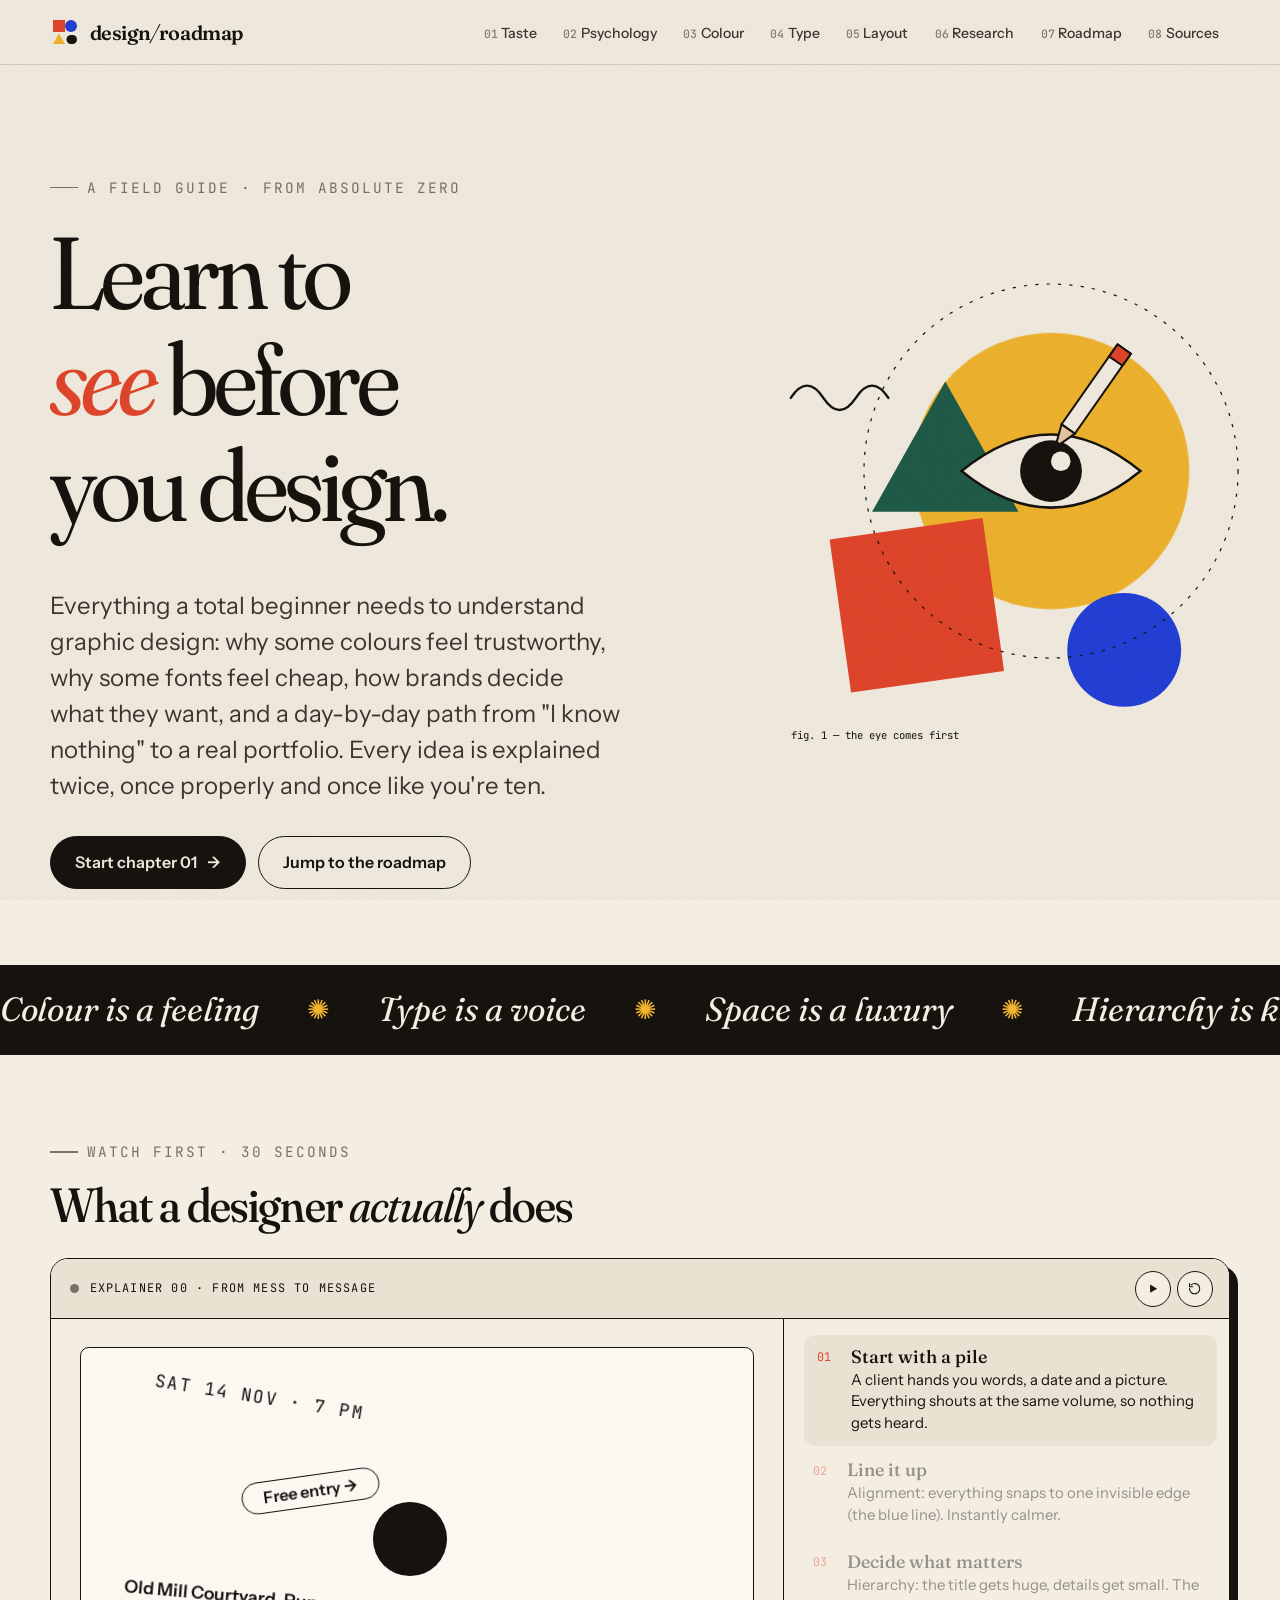
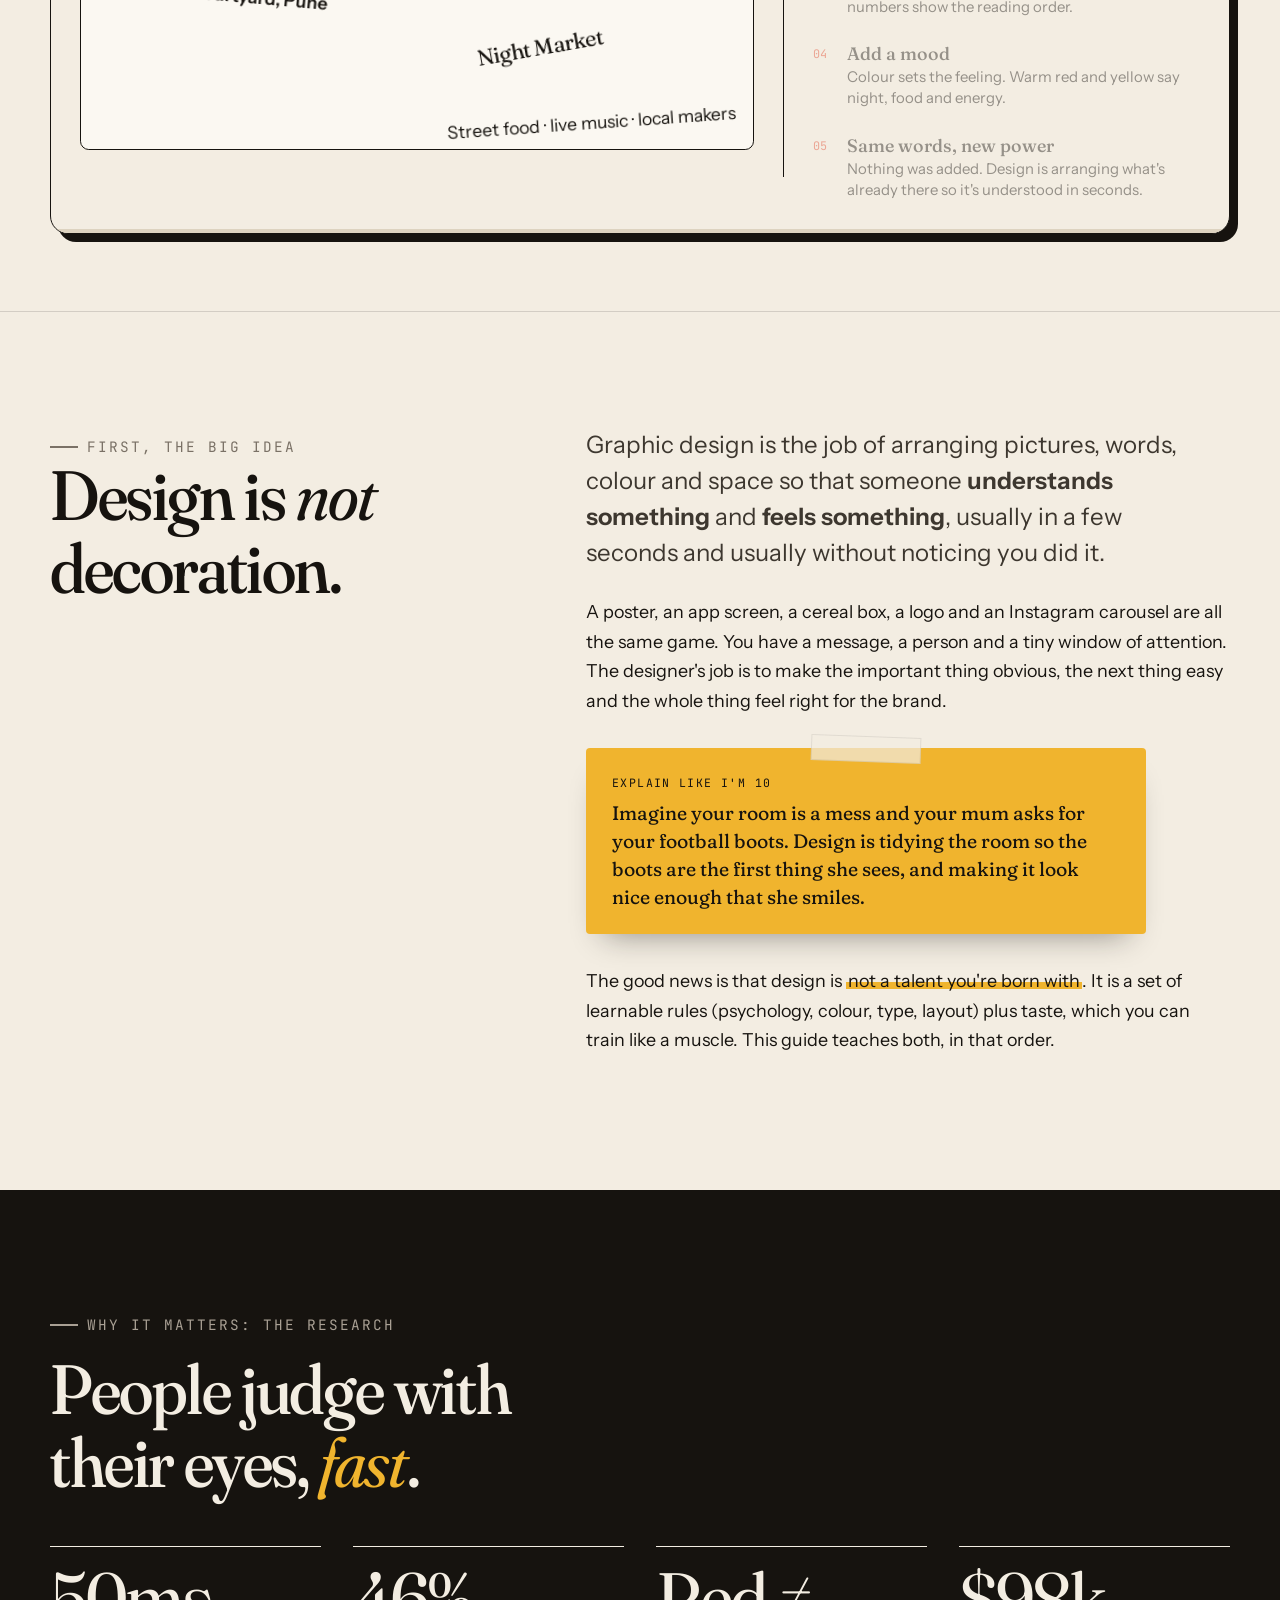
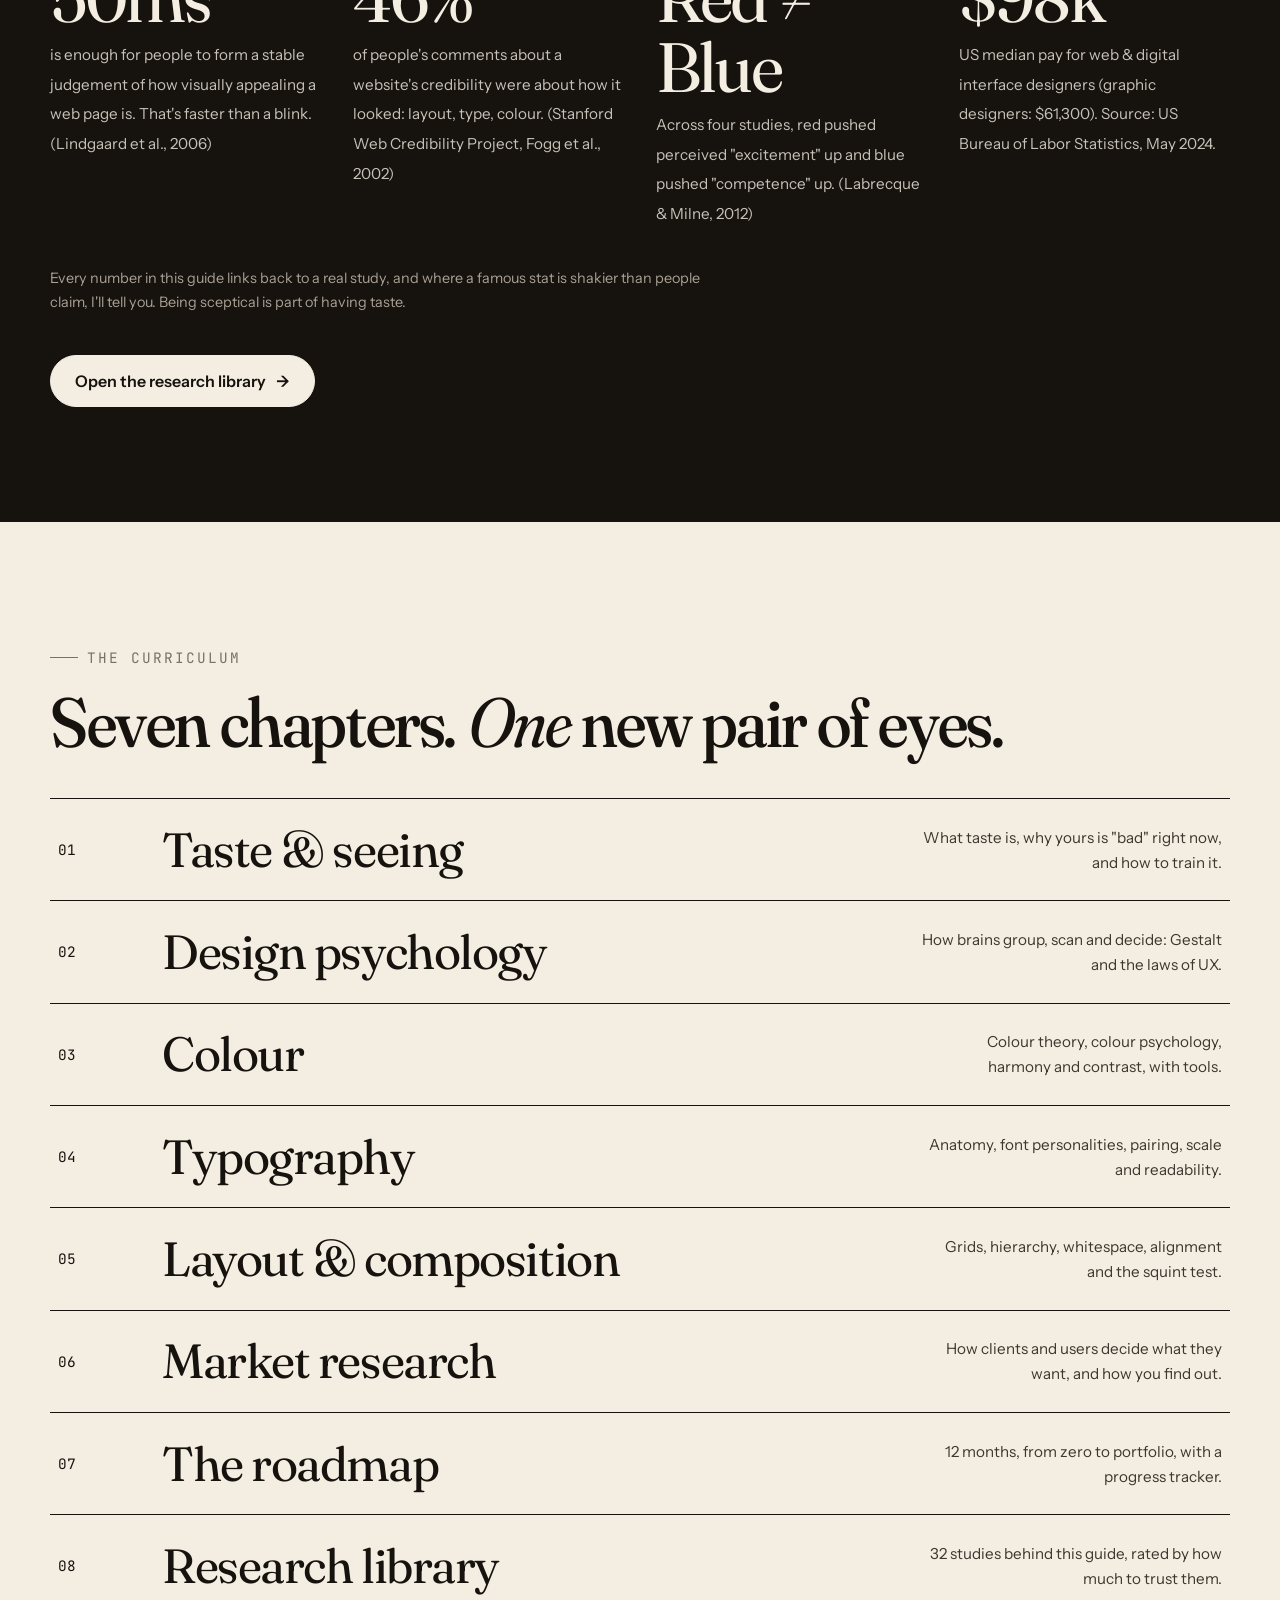
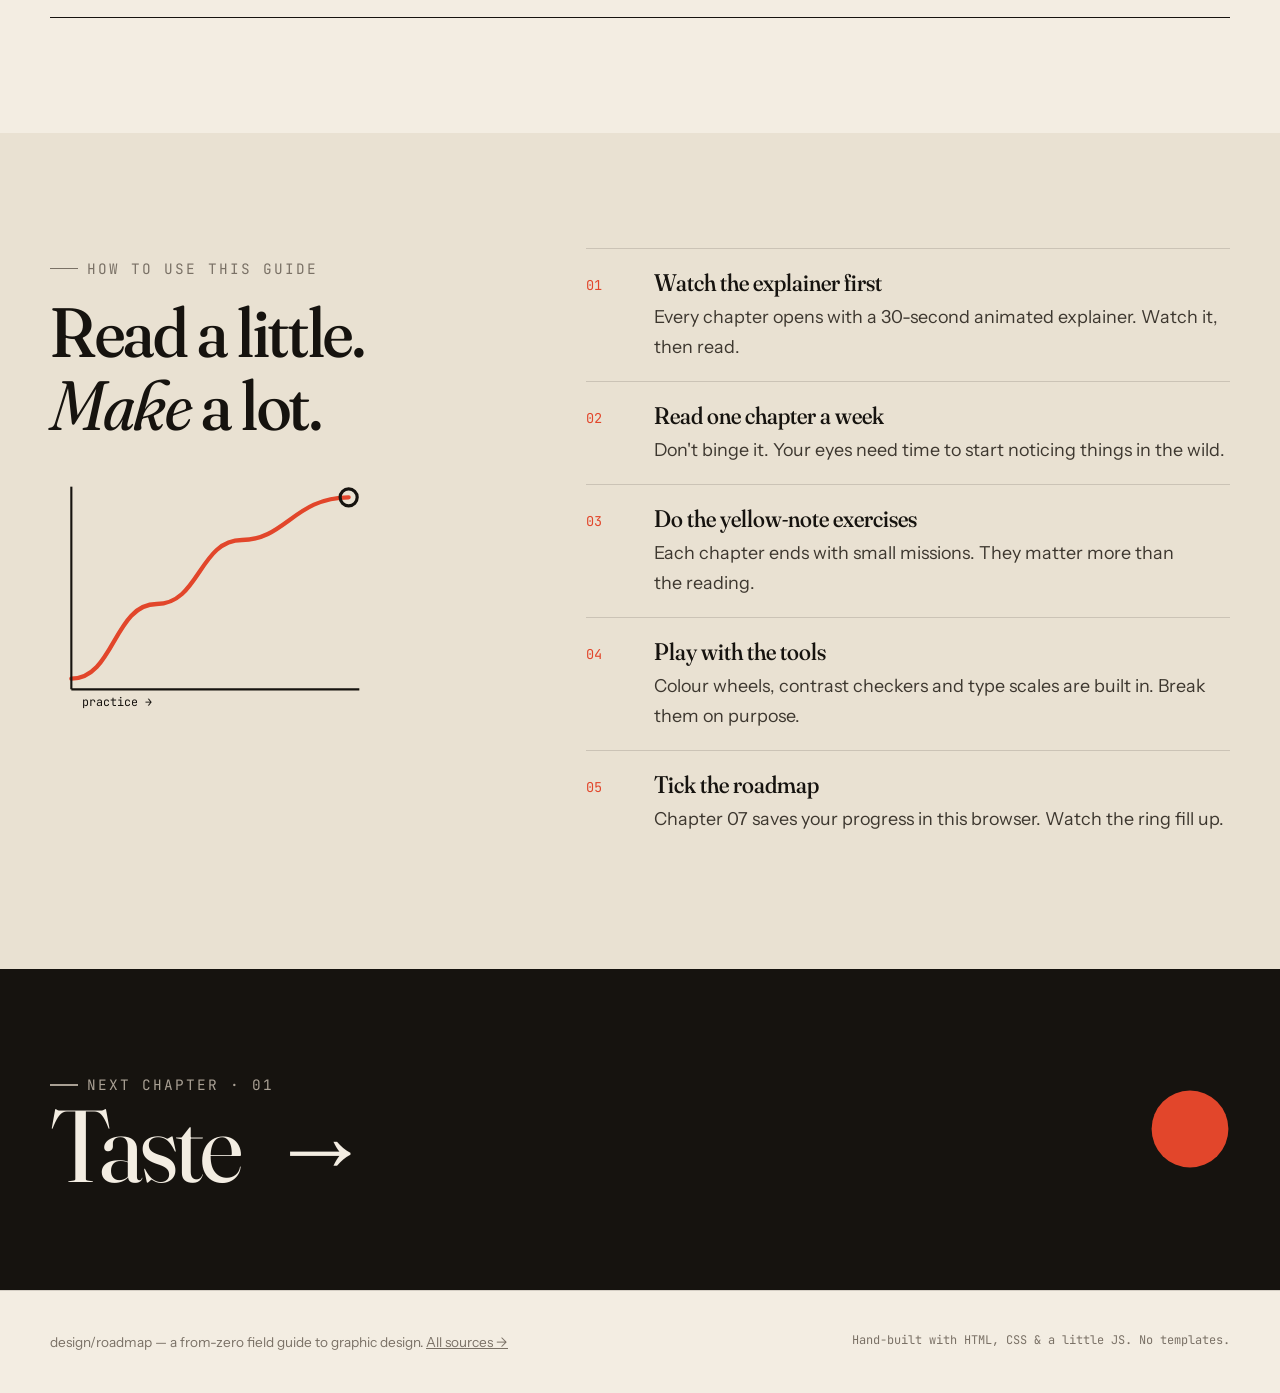
<file: index.html>
<!doctype html>
<html lang="en">
<head>
<meta charset="utf-8">
<meta name="viewport" content="width=device-width, initial-scale=1">
<title>design/roadmap — learn graphic design from absolute zero</title>
<meta name="description" content="A research-backed, explain-like-I'm-10 field guide to graphic design: taste, psychology, colour, typography, layout, market research and a 12-month roadmap.">
<link rel="preconnect" href="https://fonts.googleapis.com">
<link rel="preconnect" href="https://fonts.gstatic.com" crossorigin>
<link rel="stylesheet" href="https://fonts.googleapis.com/css2?family=Fraunces:ital,opsz,wght,SOFT@0,9..144,300..900,0..100;1,9..144,300..900,0..100&family=Instrument+Sans:ital,wght@0,400..700;1,400..700&family=JetBrains+Mono:wght@400;600&display=swap">
<link rel="icon" href="assets/favicon.svg" type="image/svg+xml">
<link rel="apple-touch-icon" href="assets/apple-touch-icon.png">
<meta name="theme-color" content="#F3EDE2">
<meta property="og:title" content="design/roadmap: learn graphic design from absolute zero">
<meta property="og:description" content="A research-backed, explain-like-I'm-10 field guide to graphic design, with animated explainers and a 12-month roadmap.">
<meta property="og:image" content="assets/og.png">
<meta name="twitter:card" content="summary_large_image">
<link rel="stylesheet" href="assets/style.css?v=4">
</head>
<body data-page="index.html">
<header id="nav"></header>

<main>
  <!-- HERO -->
  <section class="hero">
    <div class="wrap hero__grid">
      <div>
      <span class="kicker">A field guide · from absolute zero</span>
      <h1 style="margin-top:1.2rem">
        <span class="row"><span>Learn to</span></span>
        <span class="row"><span><em class="serif-i hl-red">see</em> before</span></span>
        <span class="row"><span>you design.</span></span>
      </h1>
      <p class="lede rv">Everything a total beginner needs to understand graphic design: why some colours feel trustworthy, why some fonts feel cheap, how brands decide what they want, and a day-by-day path from "I know nothing" to a real portfolio. Every idea is explained twice, once properly and once like you're ten.</p>
      <div class="rv rv-d1" style="display:flex;gap:.8rem;flex-wrap:wrap;margin-top:2rem">
        <a class="btn" href="01-taste.html">Start chapter 01 <span class="arr">→</span></a>
        <a class="btn btn--ghost" href="07-roadmap.html">Jump to the roadmap</a>
      </div>
      </div>

      <!-- hero illustration: a little Bauhaus studio -->
      <svg class="hero__art" viewBox="0 0 600 600" aria-hidden="true">
        <circle cx="380" cy="230" r="170" fill="#F0B42E" class="pulse"/>
        <g class="float"><rect x="120" y="300" width="190" height="190" fill="#E2462B" transform="rotate(-8 215 395)"/></g>
        <g class="float d2"><circle cx="470" cy="450" r="70" fill="#2340D8"/></g>
        <g class="float d1"><path d="M250 120 L340 280 L160 280 Z" fill="#1F5C4A"/></g>
        <g class="spin-r"><circle cx="380" cy="230" r="230" fill="none" stroke="#16130F" stroke-width="1.5" stroke-dasharray="4 10"/></g>
        <!-- the eye -->
        <g transform="translate(380 230)">
          <path d="M-110 0 Q0 -90 110 0 Q0 90 -110 0Z" fill="#F3EDE2" stroke="#16130F" stroke-width="3"/>
          <g class="blink"><circle r="38" fill="#16130F"/><circle r="12" cx="12" cy="-12" fill="#F3EDE2"/></g>
        </g>
        <!-- pencil -->
        <g transform="translate(470 80) rotate(35)"><g class="float d3">
          <rect x="-10" y="0" width="20" height="120" fill="#F3EDE2" stroke="#16130F" stroke-width="2.5"/>
          <rect x="-10" y="0" width="20" height="18" fill="#E2462B" stroke="#16130F" stroke-width="2.5"/>
          <path d="M-10 120 L0 148 L10 120Z" fill="#E9C9A0" stroke="#16130F" stroke-width="2.5"/>
          <path d="M-3 140 L0 148 L3 140Z" fill="#16130F"/>
        </g></g>
        <!-- squiggle -->
        <path d="M60 140 q20 -30 40 0 t40 0 t40 0" fill="none" stroke="#16130F" stroke-width="3" stroke-linecap="round"/>
        <g font-family="JetBrains Mono" font-size="13" fill="#16130F"><text x="60" y="560">fig. 1 — the eye comes first</text></g>
      </svg>
    </div>
  </section>

  <div class="marquee" aria-hidden="true">
    <div class="marquee__track">
      <span>Colour is a feeling</span><span>Type is a voice</span><span>Space is a luxury</span><span>Hierarchy is kindness</span><span>Taste is trained</span><span>Copy the masters, then leave them</span>
    </div>
  </div>



<!-- MOTION EXPLAINER -->
<section class="ex-sec ">
  <div class="wrap">
    <span class="kicker">Watch first · 30 seconds</span>
    <h2 class="rv">What a designer <em class="serif-i">actually</em> does</h2>
    <figure class="ex rv" data-dur="3800">
      <div class="ex__head">
        <span class="ex__title"><span class="ex__rec"></span>Explainer 00 · from mess to message</span>
        <div class="ex__ctrl">
          <button type="button" data-ex-play aria-label="Play or pause"><svg class="ic i-play" aria-hidden="true"><use href="#i-play"/></svg><svg class="ic i-pause" aria-hidden="true"><use href="#i-pause"/></svg></button>
          <button type="button" data-ex-replay aria-label="Replay from the start"><svg class="ic " aria-hidden="true"><use href="#i-replay"/></svg></button>
        </div>
      </div>
      <div class="ex__body">
        <div class="ex__stage">
          <div class="o " style="border:1.5px solid #16130F;border-radius:1.2cqw;" data-k='[{"x": 4, "y": 6, "w": 92, "h": 88, "bg": "#FBF8F2"}, null, null, {"bg": "#E2462B", "bc": "#E2462B"}]'></div><div class="o " style="border-left:.3cqw dashed #2340D8;" data-k='[{"x": 9.6, "y": 6, "w": 0, "h": 88, "o": 0}, {"o": 1}, {"o": 0}]'></div><div class="o " style="border-radius:50%;" data-k='[{"x": 44, "y": 40, "w": 10, "h": 16.0, "bg": "#16130F"}, {"x": 76, "y": 12, "w": 12, "h": 19.2}, {"x": 58, "y": 14, "w": 34, "h": 54.4}, {"bg": "#F0B42E"}, {"x": 60, "y": 10}]'></div><div class="o tx" style="white-space:normal;line-height:.86;letter-spacing:-.035em;" data-k='[{"x": 58, "y": 68, "w": 30, "fs": 3, "r": -10, "c": "#16130F"}, {"x": 10, "y": 28, "r": 0}, {"x": 10, "y": 17, "w": 50, "fs": 9.5}, {"c": "#F3EDE2"}]'>Night Market</div><div class="o mn" style="" data-k='[{"x": 14, "y": 15, "fs": 2.4, "r": 9, "c": "#16130F"}, {"x": 10, "y": 16, "r": 0}, {"x": 10, "y": 10, "fs": 1.5}, {"c": "#F3EDE2"}]'>Sat 14 Nov · 7 PM</div><div class="o sn" style="" data-k='[{"x": 54, "y": 86, "fs": 2.4, "r": -4, "c": "#16130F"}, {"x": 10, "y": 40, "r": 0}, {"x": 10, "y": 60, "fs": 1.8, "c": "#3D372F"}, {"c": "#F3EDE2"}]'>Street food · live music · local makers</div><div class="o sn" style="" data-k='[{"x": 10, "y": 58, "fs": 2.4, "r": 5, "c": "#16130F", "fw": 600}, {"x": 10, "y": 52, "r": 0}, {"x": 10, "y": 67, "fs": 1.8}, {"c": "#F3EDE2"}]'>Old Mill Courtyard, Pune</div><div class="o pill" style="padding:0 1.3em;border:1.5px solid #16130F;" data-k='[{"x": 26, "y": 34, "h": 7, "fs": 2.2, "r": -8, "bg": "transparent", "c": "#16130F"}, {"x": 10, "y": 63, "r": 0}, {"x": 10, "y": 78, "h": 8, "fs": 1.9, "bg": "#16130F", "c": "#F3EDE2"}, {"bg": "#F0B42E", "c": "#16130F", "bc": "#F0B42E"}]'>Free entry →</div><div class="o pill" style="background:#2340D8;color:#F3EDE2;font-family:var(--mono);" data-k='[{"x": 5.6, "y": 19, "w": 3.2, "h": 5.1, "fs": 1.5, "o": 0, "s": 0.3}, null, {"o": 1, "s": 1, "d": 300}, {"o": 0, "d": 0}]'>1</div><div class="o pill" style="background:#2340D8;color:#F3EDE2;font-family:var(--mono);" data-k='[{"x": 92, "y": 14, "w": 3.2, "h": 5.1, "fs": 1.5, "o": 0, "s": 0.3}, null, {"o": 1, "s": 1, "d": 500}, {"o": 0, "d": 0}]'>2</div><div class="o pill" style="background:#2340D8;color:#F3EDE2;font-family:var(--mono);" data-k='[{"x": 5.6, "y": 79.5, "w": 3.2, "h": 5.1, "fs": 1.5, "o": 0, "s": 0.3}, null, {"o": 1, "s": 1, "d": 700}, {"o": 0, "d": 0}]'>3</div><div class="o pill" style="padding:0 1.2em;background:#F3EDE2;border:.25cqw solid #16130F;color:#16130F;" data-k='[{"x": 55, "y": 80, "h": 8, "fs": 1.8, "o": 0, "s": 1.9, "r": -16}, null, null, null, {"o": 1, "s": 1, "r": -6}]'><svg class="ic " aria-hidden="true"><use href="#i-check"/></svg>&nbsp;Readable in 3 seconds</div>
        </div>
        <ol class="ex__caps"><li><span><b>Start with a pile</b>A client hands you words, a date and a picture. Everything shouts at the same volume, so nothing gets heard.</span></li><li><span><b>Line it up</b>Alignment: everything snaps to one invisible edge (the blue line). Instantly calmer.</span></li><li><span><b>Decide what matters</b>Hierarchy: the title gets huge, details get small. The numbers show the reading order.</span></li><li><span><b>Add a mood</b>Colour sets the feeling. Warm red and yellow say night, food and energy.</span></li><li><span><b>Same words, new power</b>Nothing was added. Design is arranging what's already there so it's understood in seconds.</span></li></ol>
      </div>
      <div class="ex__bar"><i></i></div>
    </figure>
  </div>
</section>

  <!-- WHAT IS DESIGN -->
  <section>
    <div class="wrap split">
      <div class="sticky rv">
        <span class="kicker">First, the big idea</span>
        <h2>Design is <em class="serif-i">not</em> decoration.</h2>
      </div>
      <div>
        <p class="lede rv">Graphic design is the job of arranging pictures, words, colour and space so that someone <strong>understands something</strong> and <strong>feels something</strong>, usually in a few seconds and usually without noticing you did it.</p>
        <p class="rv">A poster, an app screen, a cereal box, a logo and an Instagram carousel are all the same game. You have a message, a person and a tiny window of attention. The designer's job is to make the important thing obvious, the next thing easy and the whole thing feel right for the brand.</p>
        <div class="eli rv">
          <span class="eli__label">Explain like I'm 10</span>
          <p>Imagine your room is a mess and your mum asks for your football boots. Design is tidying the room so the boots are the first thing she sees, and making it look nice enough that she smiles.</p>
        </div>
        <p class="rv">The good news is that design is <span class="hl">not a talent you're born with</span>. It is a set of learnable rules (psychology, colour, type, layout) plus taste, which you can train like a muscle. This guide teaches both, in that order.</p>
      </div>
    </div>
  </section>

  <!-- RESEARCH NUMBERS -->
  <section class="band-ink">
    <div class="wrap">
      <span class="kicker">Why it matters: the research</span>
      <h2 class="rv" style="max-width:16ch;margin-top:1rem">People judge with their eyes, <em class="serif-i" style="color:var(--yellow)">fast</em>.</h2>
      <div class="grid g4" style="margin-top:3rem">
        <div class="stat rv"><span class="stat__n">50ms</span><span class="stat__l">is enough for people to form a stable judgement of how visually appealing a web page is. That's faster than a blink. (Lindgaard et al., 2006)</span></div>
        <div class="stat rv rv-d1"><span class="stat__n">46%</span><span class="stat__l">of people's comments about a website's credibility were about how it looked: layout, type, colour. (Stanford Web Credibility Project, Fogg et al., 2002)</span></div>
        <div class="stat rv rv-d2"><span class="stat__n">Red ≠ Blue</span><span class="stat__l">Across four studies, red pushed perceived "excitement" up and blue pushed "competence" up. (Labrecque &amp; Milne, 2012)</span></div>
        <div class="stat rv rv-d3"><span class="stat__n">$98k</span><span class="stat__l">US median pay for web &amp; digital interface designers (graphic designers: $61,300). Source: US Bureau of Labor Statistics, May 2024.</span></div>
      </div>
      <p class="muted rv" style="margin-top:2.5rem;font-size:.9rem">Every number in this guide links back to a real study, and where a famous stat is shakier than people claim, I'll tell you. Being sceptical is part of having taste.</p>
      <a class="btn rv" href="08-sources.html" style="margin-top:1.5rem;background:var(--paper);color:var(--ink);border-color:var(--paper)">Open the research library <span class="arr">→</span></a>
    </div>
  </section>

  <!-- CHAPTERS -->
  <section>
    <div class="wrap">
      <span class="kicker">The curriculum</span>
      <h2 class="rv" style="margin:1rem 0 2.5rem">Seven chapters. <em class="serif-i">One</em> new pair of eyes.</h2>
      <ol class="toc">
        <li class="rv"><a href="01-taste.html" style="--c:var(--yellow)"><span class="n">01</span><span class="t">Taste &amp; seeing</span><span class="d">What taste is, why yours is "bad" right now, and how to train it.</span></a></li>
        <li class="rv"><a href="02-psychology.html" style="--c:var(--pink)"><span class="n">02</span><span class="t">Design psychology</span><span class="d">How brains group, scan and decide: Gestalt and the laws of UX.</span></a></li>
        <li class="rv"><a href="03-color.html" style="--c:#F7A08E"><span class="n">03</span><span class="t">Colour</span><span class="d">Colour theory, colour psychology, harmony and contrast, with tools.</span></a></li>
        <li class="rv"><a href="04-typography.html" style="--c:#B9C6F7"><span class="n">04</span><span class="t">Typography</span><span class="d">Anatomy, font personalities, pairing, scale and readability.</span></a></li>
        <li class="rv"><a href="05-layout.html" style="--c:#CFE0C3"><span class="n">05</span><span class="t">Layout &amp; composition</span><span class="d">Grids, hierarchy, whitespace, alignment and the squint test.</span></a></li>
        <li class="rv"><a href="06-market-research.html" style="--c:var(--yellow)"><span class="n">06</span><span class="t">Market research</span><span class="d">How clients and users decide what they want, and how you find out.</span></a></li>
        <li class="rv"><a href="07-roadmap.html" style="--c:var(--pink)"><span class="n">07</span><span class="t">The roadmap</span><span class="d">12 months, from zero to portfolio, with a progress tracker.</span></a></li>
        <li class="rv"><a href="08-sources.html" style="--c:#CFE0C3"><span class="n">08</span><span class="t">Research library</span><span class="d">32 studies behind this guide, rated by how much to trust them.</span></a></li>
      </ol>
    </div>
  </section>

  <!-- HOW TO USE -->
  <section class="band-2">
    <div class="wrap split">
      <div class="rv">
        <span class="kicker">How to use this guide</span>
        <h2 style="margin-top:1rem">Read a little. <em class="serif-i">Make</em> a lot.</h2>
        <svg viewBox="0 0 300 220" class="draw" style="max-width:320px;margin-top:2rem" aria-hidden="true">
          <path d="M20 190 C 60 190, 60 120, 100 120 S 140 60, 180 60 S 230 20, 280 20" fill="none" stroke="#E2462B" stroke-width="4" stroke-linecap="round"/>
          <line x1="20" y1="200" x2="290" y2="200" stroke="#16130F" stroke-width="2"/>
          <line x1="20" y1="10" x2="20" y2="200" stroke="#16130F" stroke-width="2"/>
          <circle cx="280" cy="20" r="8" fill="none" stroke="#16130F" stroke-width="3"/>
          <text x="30" y="216" font-family="JetBrains Mono" font-size="11" fill="#16130F">practice →</text>
        </svg>
      </div>
      <ol class="steps">
        <li class="rv"><div><h4>Watch the explainer first</h4><p>Every chapter opens with a 30-second animated explainer. Watch it, then read.</p></div></li>
        <li class="rv"><div><h4>Read one chapter a week</h4><p>Don't binge it. Your eyes need time to start noticing things in the wild.</p></div></li>
        <li class="rv"><div><h4>Do the yellow-note exercises</h4><p>Each chapter ends with small missions. They matter more than the reading.</p></div></li>
        <li class="rv"><div><h4>Play with the tools</h4><p>Colour wheels, contrast checkers and type scales are built in. Break them on purpose.</p></div></li>
        <li class="rv"><div><h4>Tick the roadmap</h4><p>Chapter 07 saves your progress in this browser. Watch the ring fill up.</p></div></li>
      </ol>
    </div>
  </section>
</main>

<div id="next"></div>
<footer id="foot"></footer>
<script src="assets/app.js?v=4"></script>
</body>
</html>
</file>
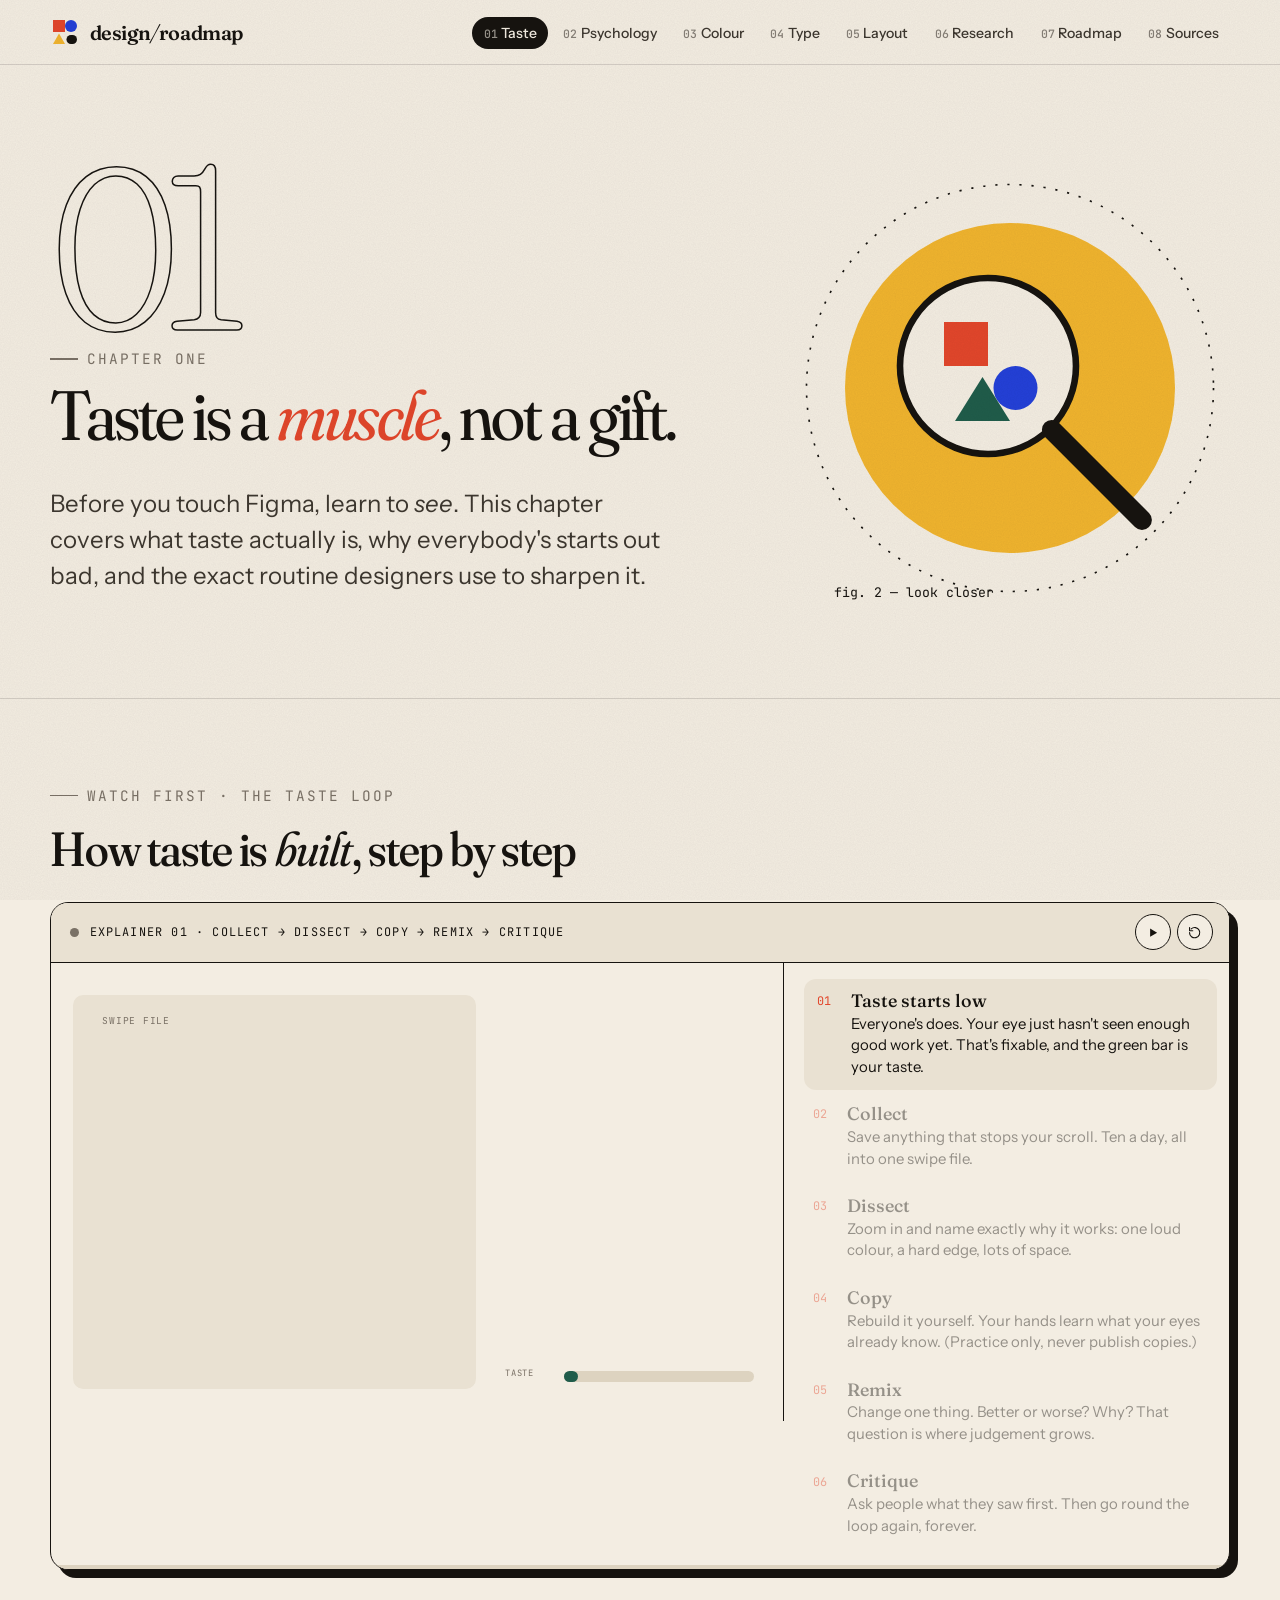
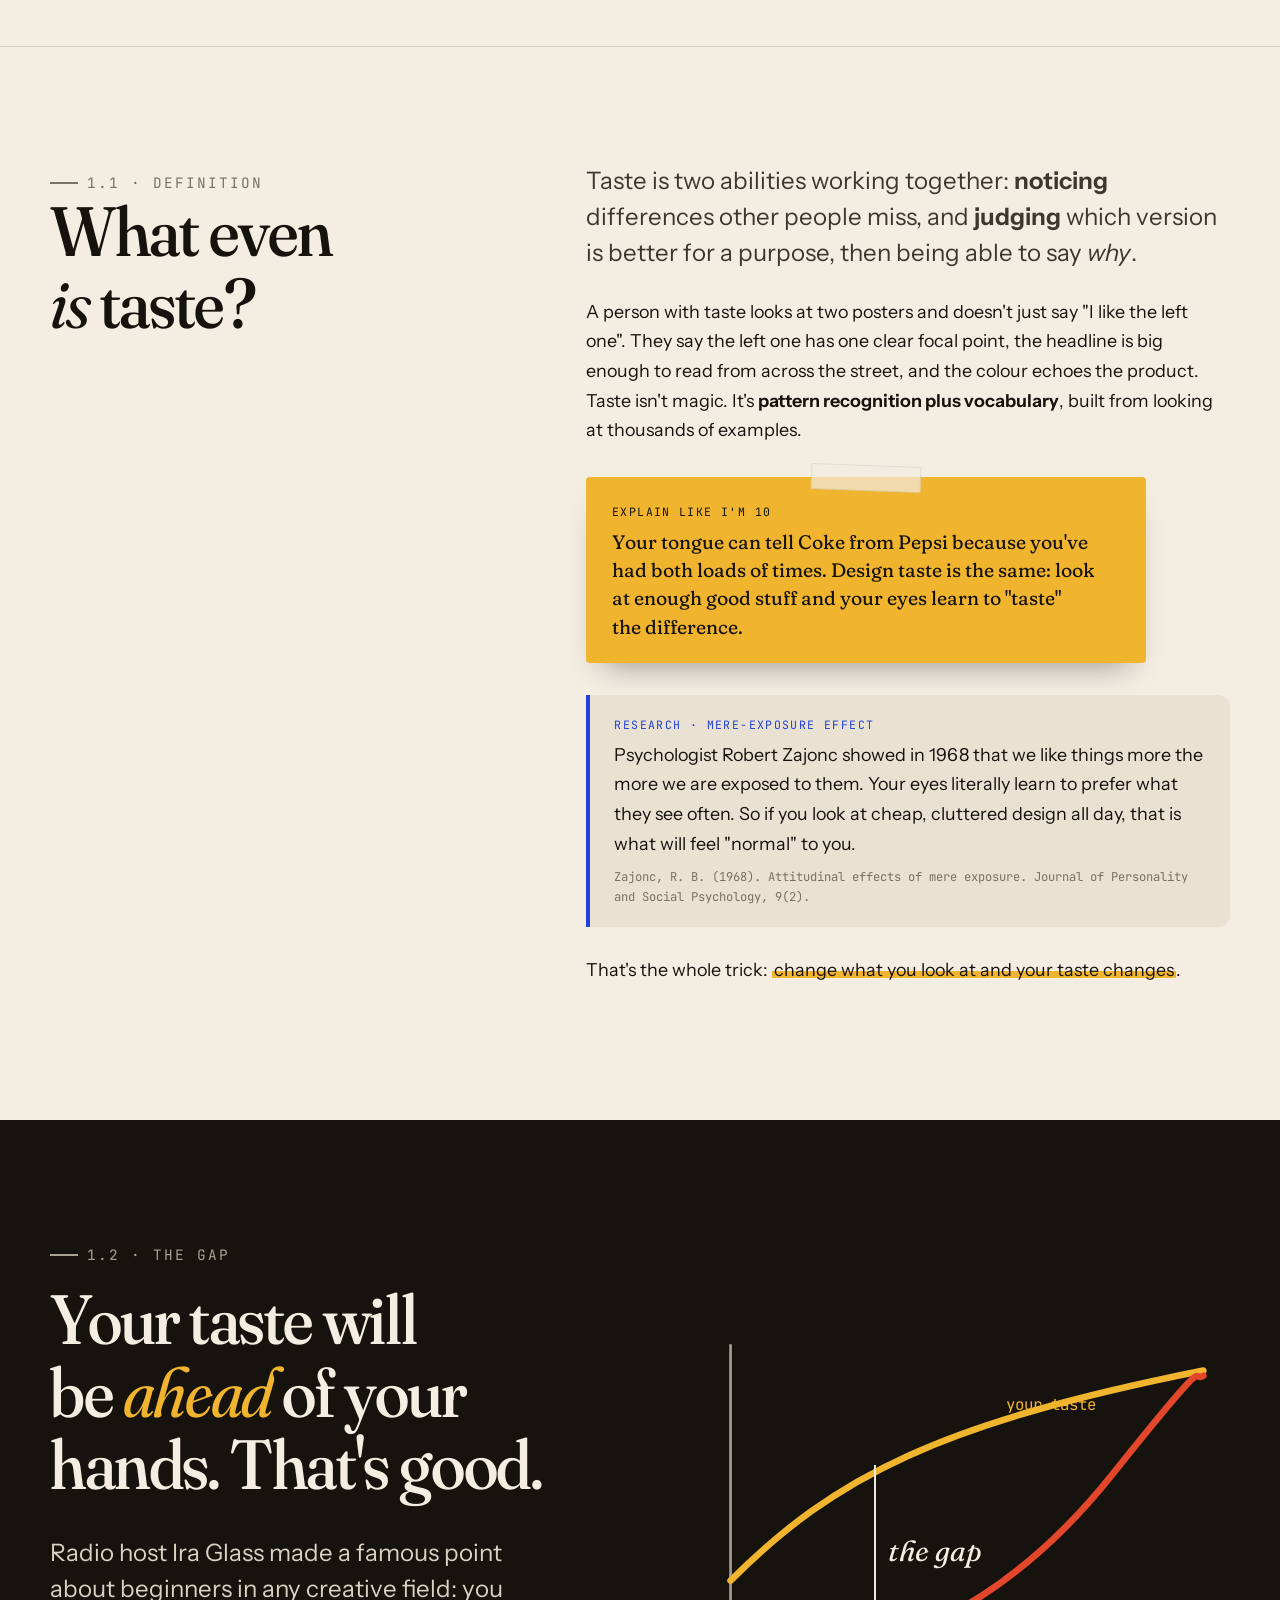
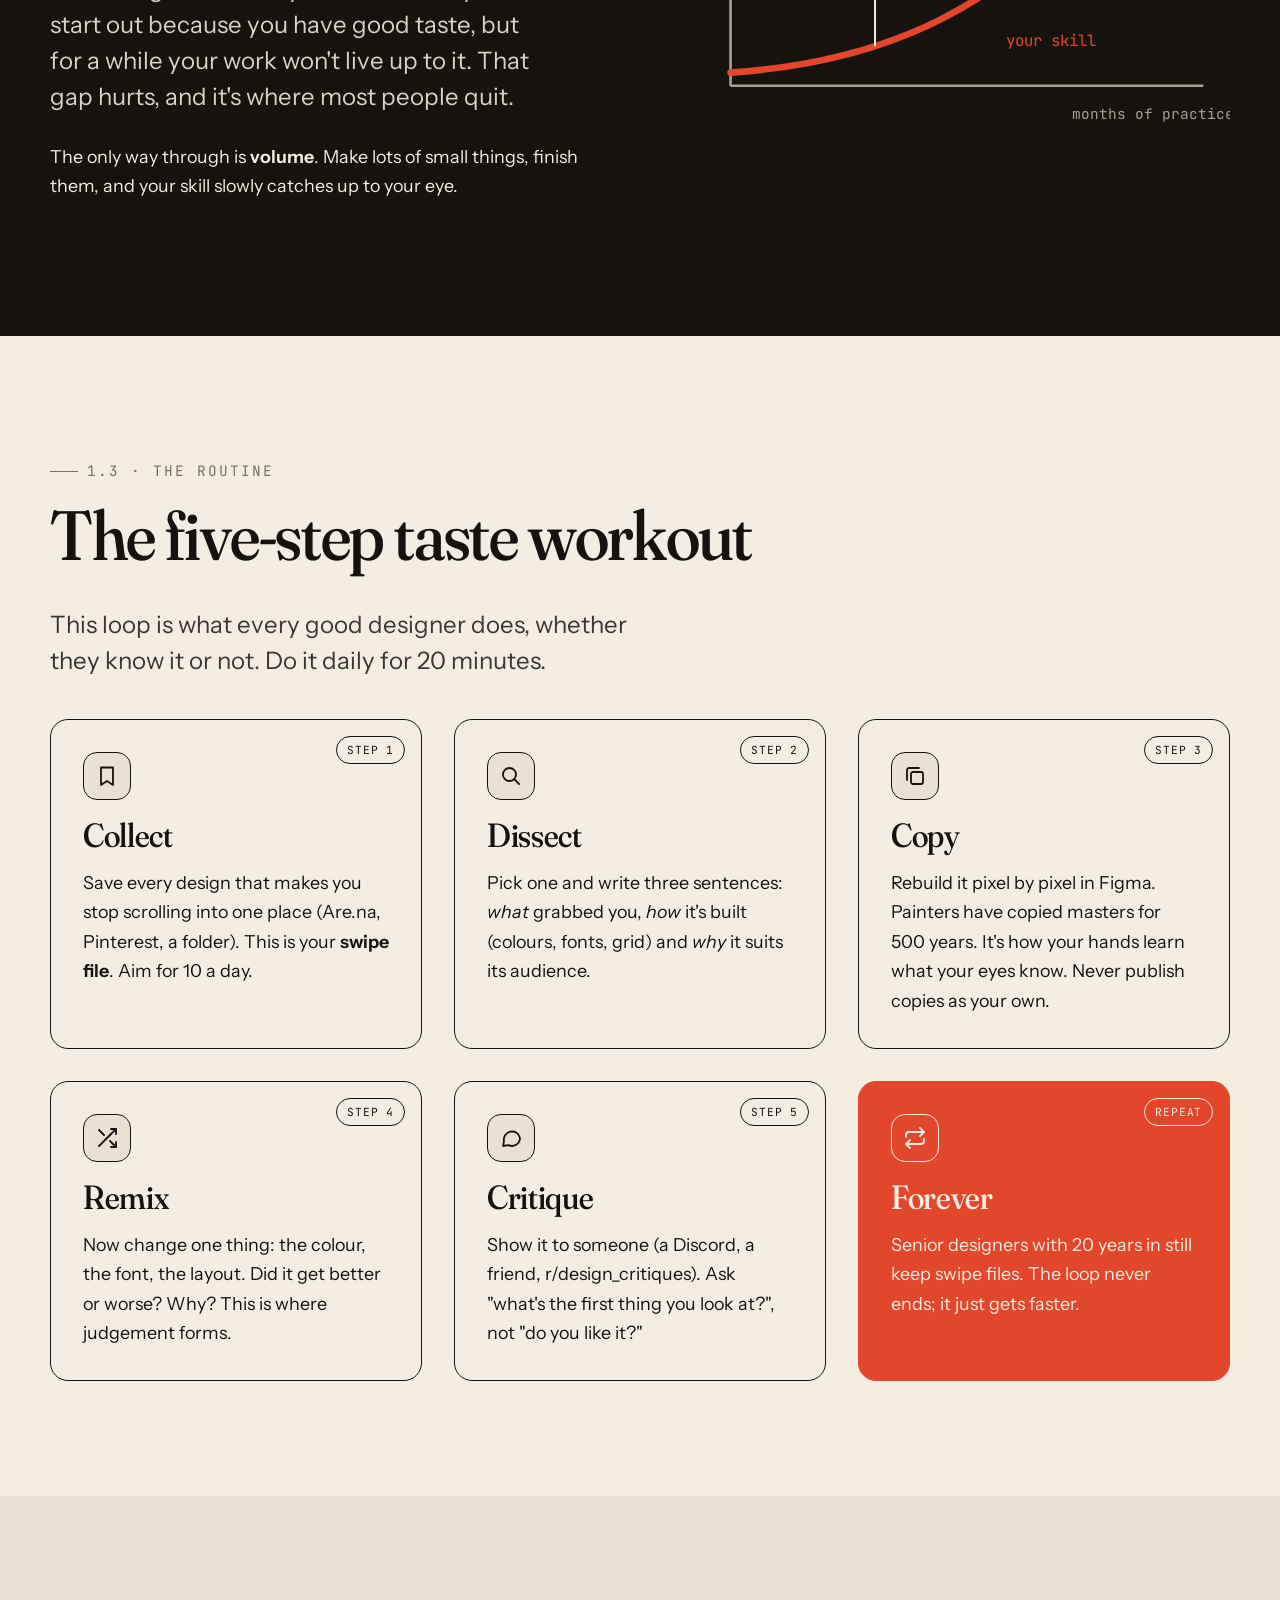
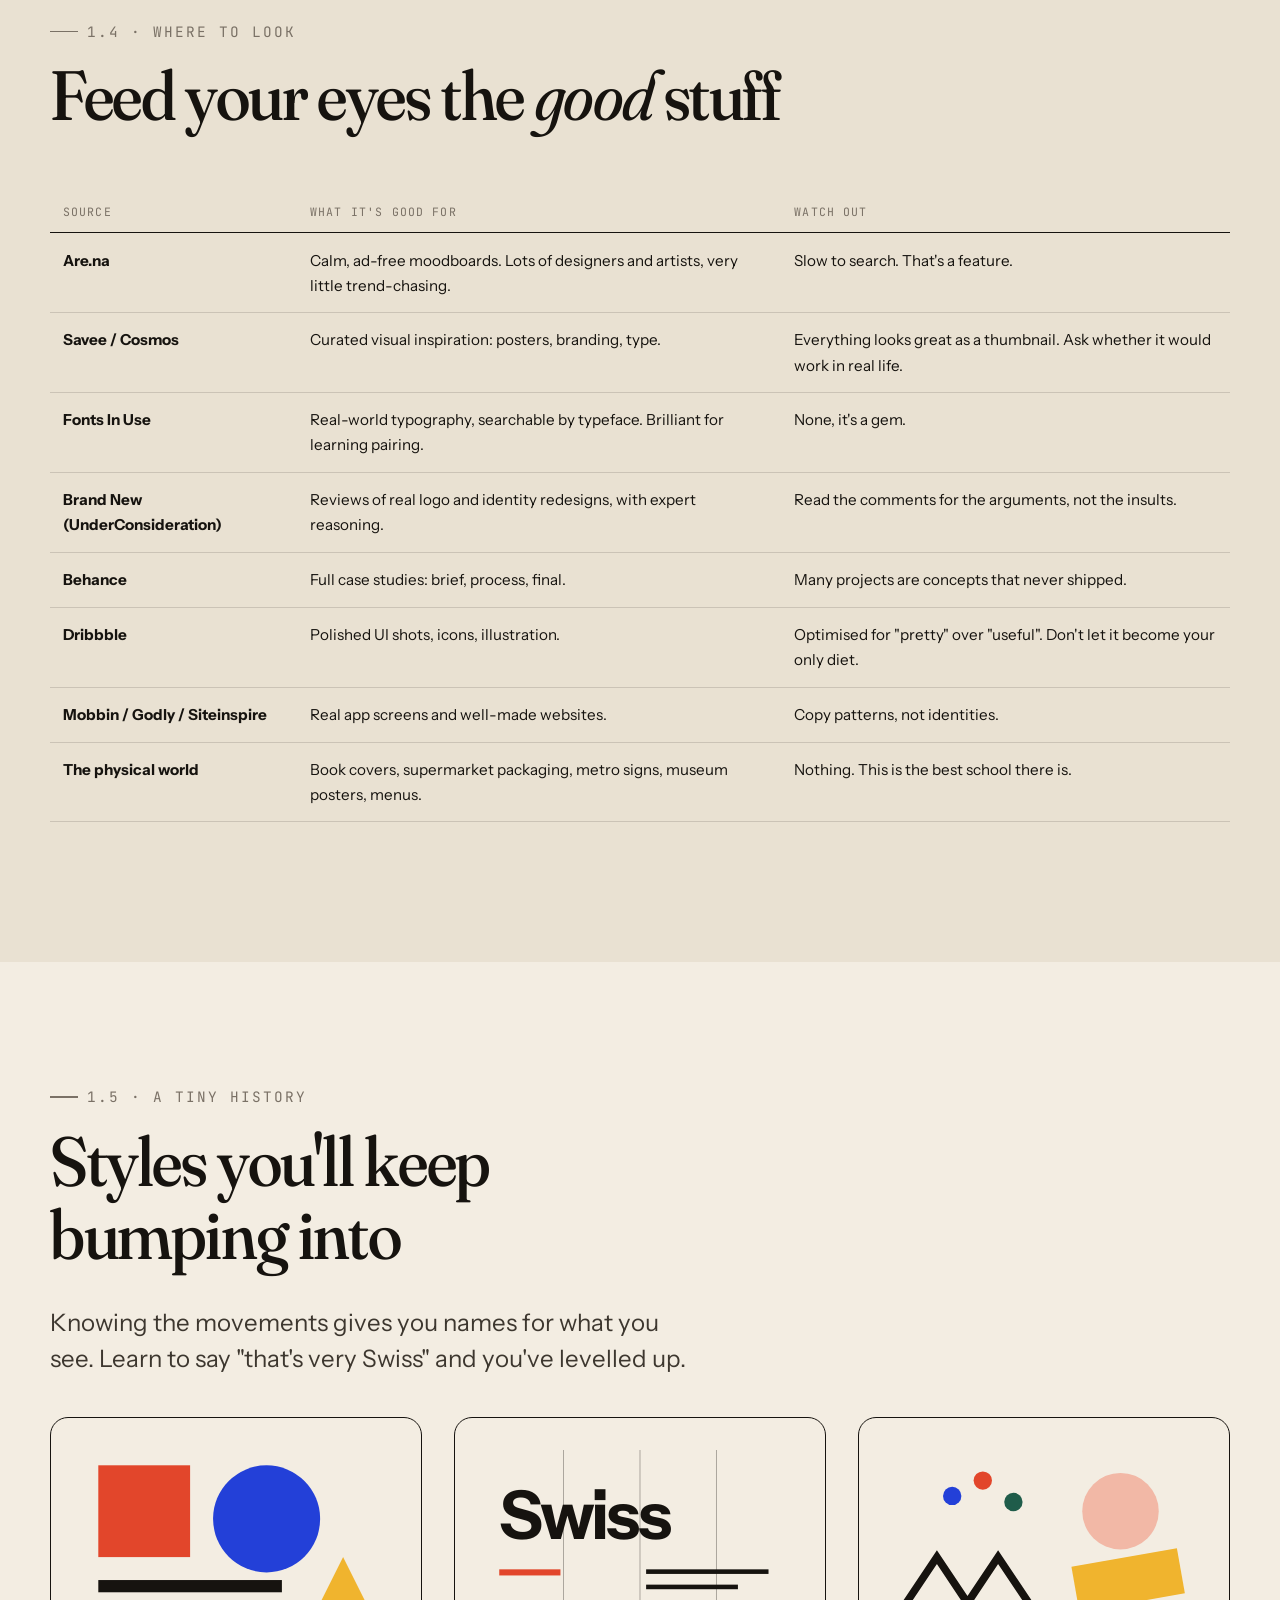
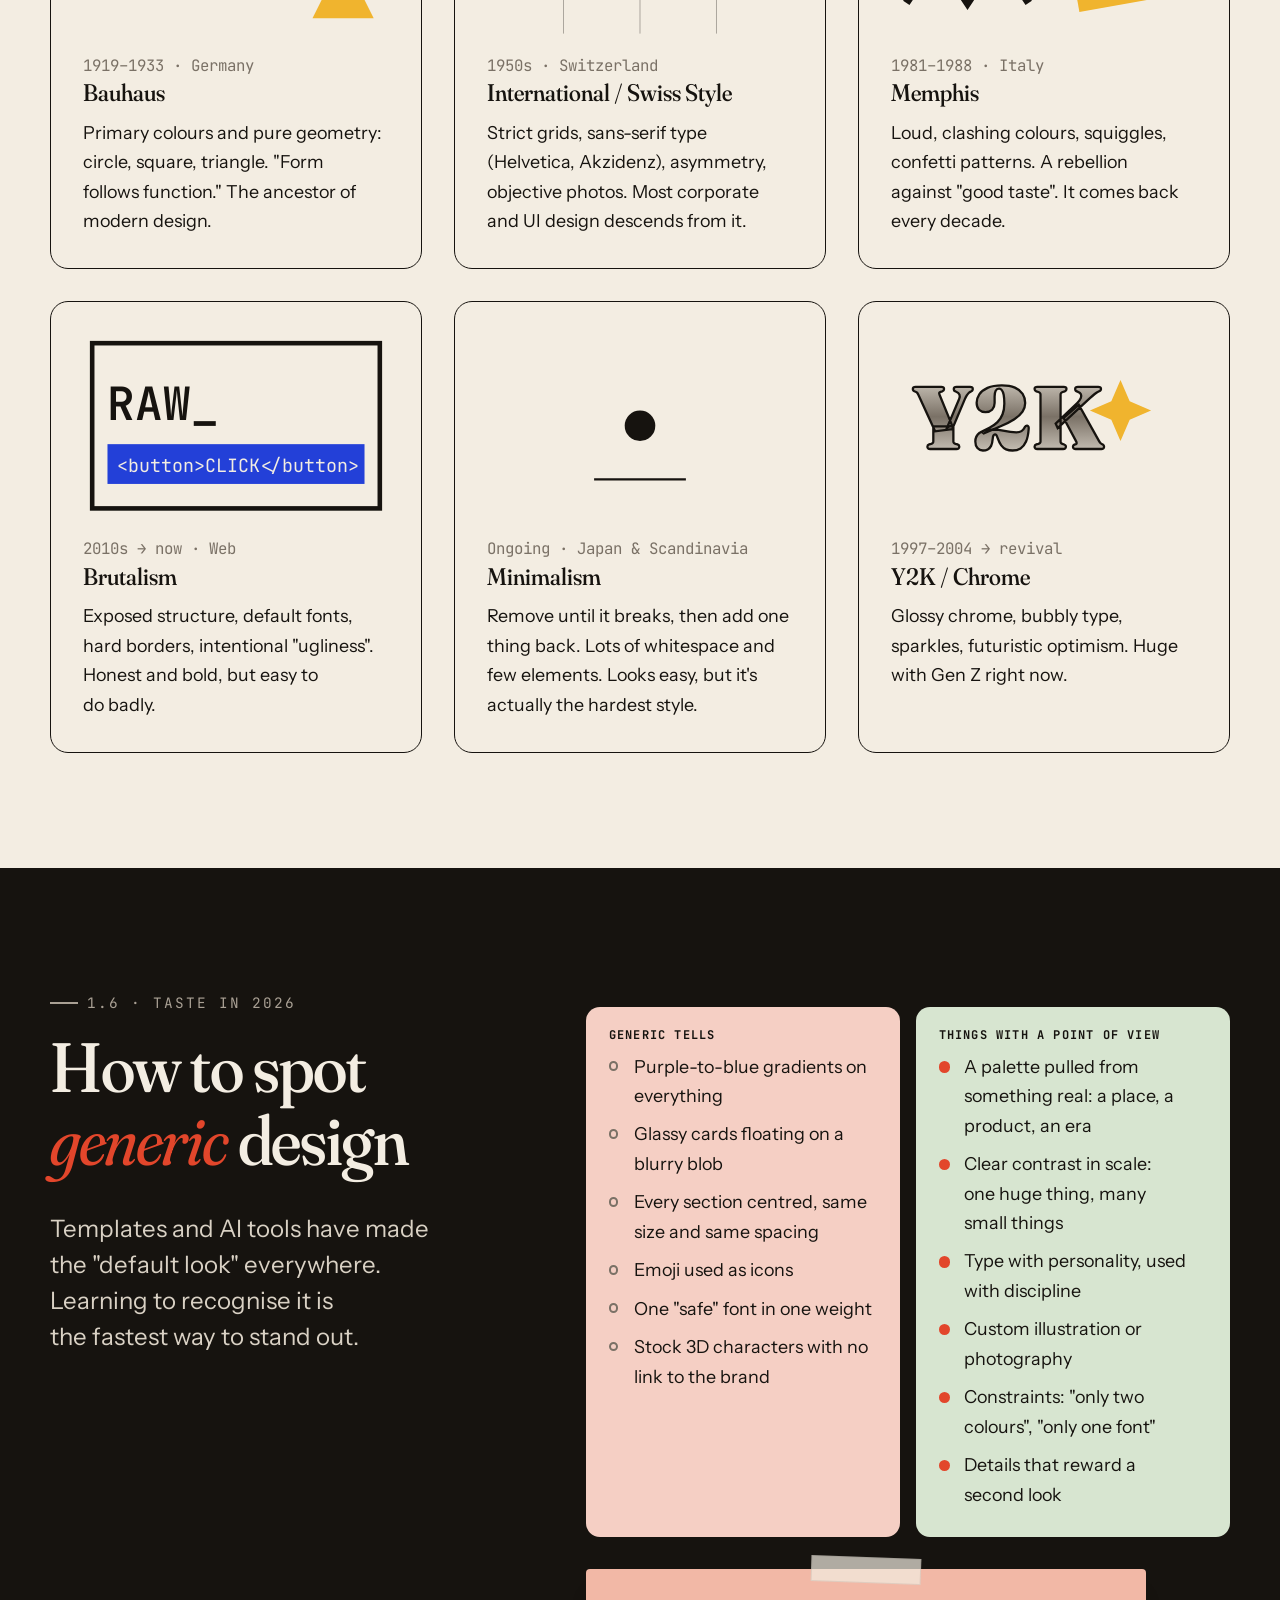
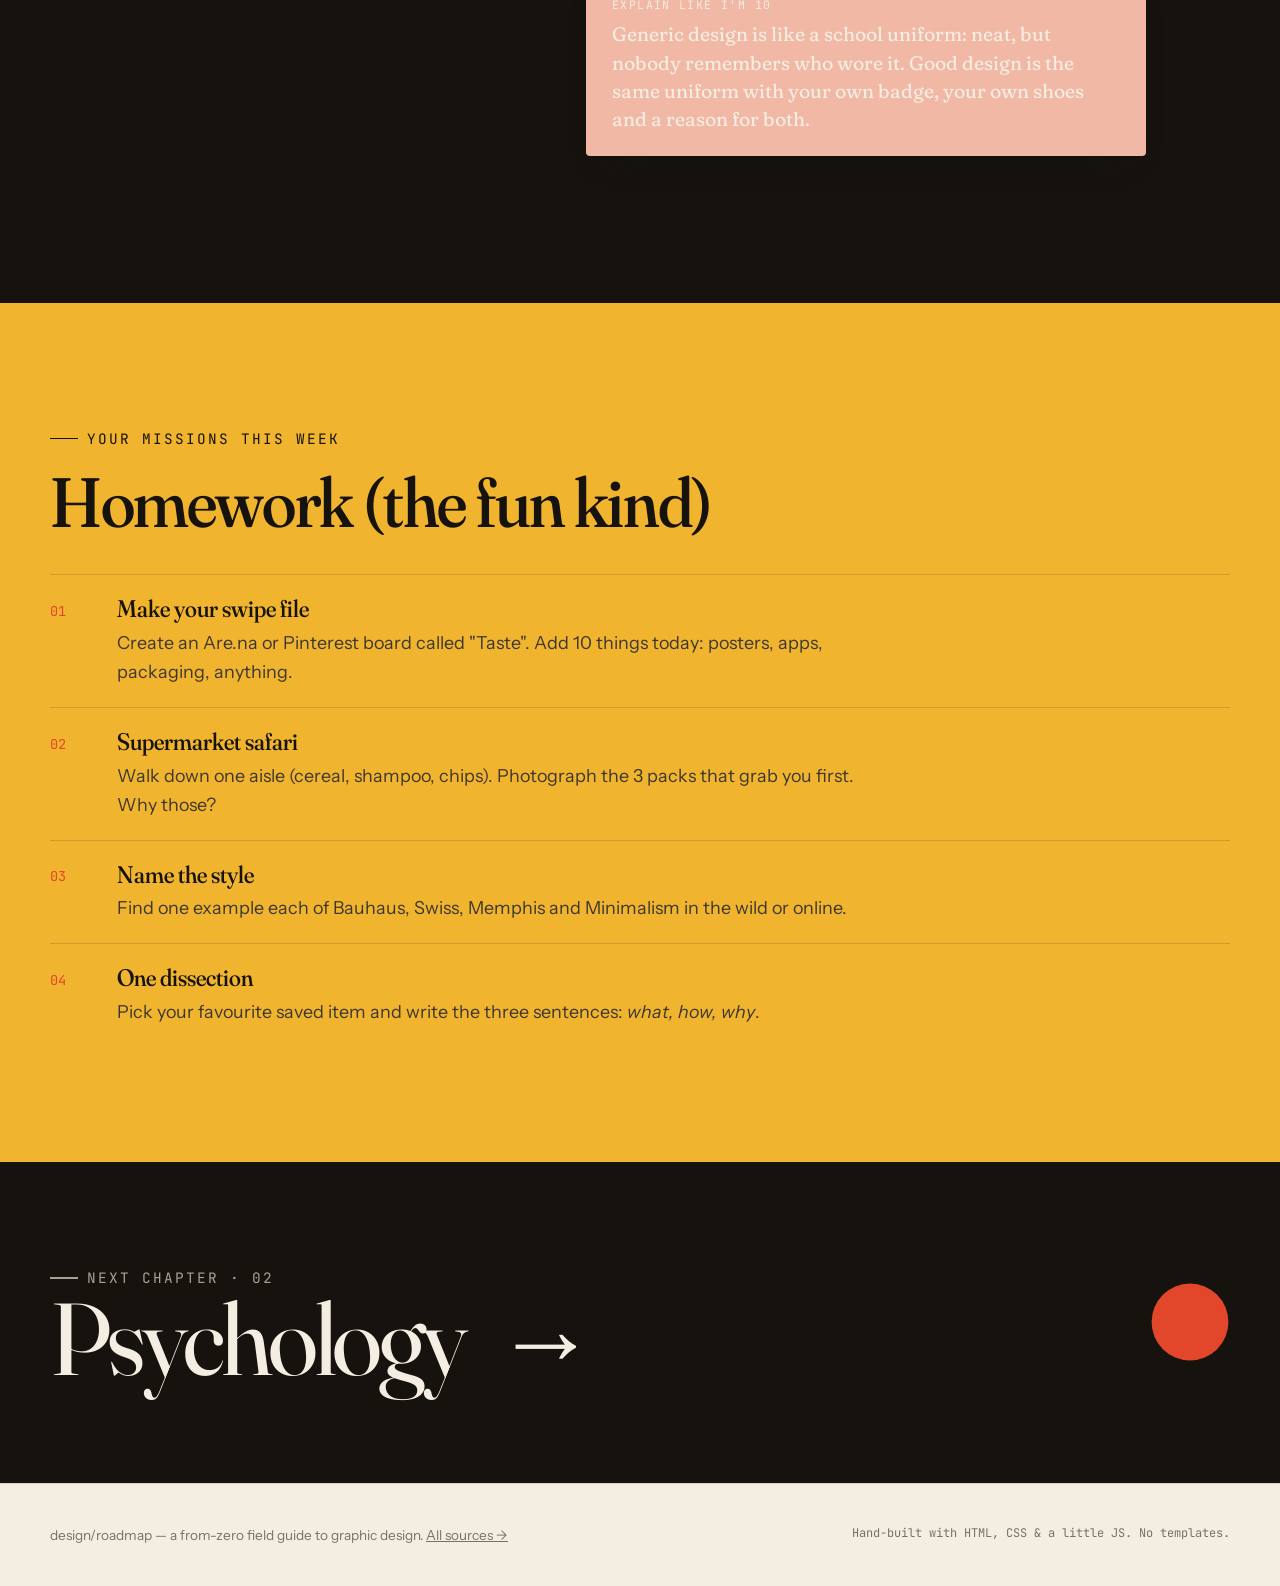
<file: 01-taste.html>
<!doctype html>
<html lang="en">
<head>
<meta charset="utf-8">
<meta name="viewport" content="width=device-width, initial-scale=1">
<title>01 · Taste &amp; seeing — design/roadmap</title>
<link rel="preconnect" href="https://fonts.googleapis.com">
<link rel="preconnect" href="https://fonts.gstatic.com" crossorigin>
<link rel="stylesheet" href="https://fonts.googleapis.com/css2?family=Fraunces:ital,opsz,wght,SOFT@0,9..144,300..900,0..100;1,9..144,300..900,0..100&family=Instrument+Sans:ital,wght@0,400..700;1,400..700&family=JetBrains+Mono:wght@400;600&display=swap">
<link rel="icon" href="assets/favicon.svg" type="image/svg+xml">
<link rel="apple-touch-icon" href="assets/apple-touch-icon.png">
<meta name="theme-color" content="#F3EDE2">
<meta property="og:title" content="design/roadmap: learn graphic design from absolute zero">
<meta property="og:description" content="A research-backed, explain-like-I'm-10 field guide to graphic design, with animated explainers and a 12-month roadmap.">
<meta property="og:image" content="assets/og.png">
<meta name="twitter:card" content="summary_large_image">
<link rel="stylesheet" href="assets/style.css?v=4">
</head>
<body data-page="01-taste.html">
<header id="nav"></header>
<main>

<header class="chap">
  <div class="wrap chap__grid">
    <div>
      <div class="chap__num">01</div>
      <span class="kicker">Chapter one</span>
      <h1>Taste is a <em class="serif-i hl-red">muscle</em>, not a gift.</h1>
      <p class="lede">Before you touch Figma, learn to <em>see</em>. This chapter covers what taste actually is, why everybody's starts out bad, and the exact routine designers use to sharpen it.</p>
    </div>
    <svg class="chap__art" viewBox="0 0 400 400" aria-hidden="true">
      <circle cx="200" cy="200" r="150" fill="#F0B42E"/>
      <g class="spin"><circle cx="200" cy="200" r="185" fill="none" stroke="#16130F" stroke-width="1.5" stroke-dasharray="2 9"/></g>
      <!-- magnifier -->
      <g class="float">
        <circle cx="180" cy="180" r="80" fill="#F3EDE2" stroke="#16130F" stroke-width="6"/>
        <line x1="238" y1="238" x2="320" y2="320" stroke="#16130F" stroke-width="18" stroke-linecap="round"/>
        <rect x="140" y="140" width="40" height="40" fill="#E2462B"/>
        <circle cx="205" cy="200" r="20" fill="#2340D8"/>
        <path d="M150 230 L175 190 L200 230Z" fill="#1F5C4A"/>
      </g>
      <text x="40" y="390" font-family="JetBrains Mono" font-size="12" fill="#16130F">fig. 2 — look closer</text>
    </svg>
  </div>
</header>

<!-- MOTION EXPLAINER -->
<section class="ex-sec ">
  <div class="wrap">
    <span class="kicker">Watch first · the taste loop</span>
    <h2 class="rv">How taste is <em class="serif-i">built</em>, step by step</h2>
    <figure class="ex rv" data-dur="3800">
      <div class="ex__head">
        <span class="ex__title"><span class="ex__rec"></span>Explainer 01 · collect → dissect → copy → remix → critique</span>
        <div class="ex__ctrl">
          <button type="button" data-ex-play aria-label="Play or pause"><svg class="ic i-play" aria-hidden="true"><use href="#i-play"/></svg><svg class="ic i-pause" aria-hidden="true"><use href="#i-pause"/></svg></button>
          <button type="button" data-ex-replay aria-label="Replay from the start"><svg class="ic " aria-hidden="true"><use href="#i-replay"/></svg></button>
        </div>
      </div>
      <div class="ex__body">
        <div class="ex__stage">
          <div class="o " style="background:#E9E1D2;border-radius:1.4cqw;" data-k='[{"x": 3, "y": 7, "w": 55, "h": 86}]'></div><div class="o mn" style="" data-k='[{"x": 7, "y": 11.5, "fs": 1.3, "c": "#7A7166"}]'>Swipe file</div><div class="o " style="border:1.5px solid #16130F;border-radius:.8cqw;overflow:hidden;" data-k='[{"x": 112, "y": 19, "w": 14, "h": 32, "o": 0, "r": 25, "bg": "linear-gradient(#E2462B 0 60%, #16130F 60% 68%, #FBF8F2 68%)"}, {"x": 7, "o": 1, "r": 0, "d": 0}, {"d": 0, "o": 1, "s": 1.1, "z": 3}, null, null, {"o": 1, "s": 1}]'></div><div class="o " style="border:1.5px solid #16130F;border-radius:.8cqw;overflow:hidden;" data-k='[{"x": 112, "y": 19, "w": 14, "h": 32, "o": 0, "r": 16, "bg": "radial-gradient(circle at 50% 42%, #2340D8 0 30%, #FBF8F2 31%)"}, {"x": 24, "o": 1, "r": 0, "d": 120}, {"d": 0, "o": 0.35, "s": 1, "z": 1}, null, null, {"o": 1, "s": 1}]'></div><div class="o " style="border:1.5px solid #16130F;border-radius:.8cqw;overflow:hidden;" data-k='[{"x": 112, "y": 19, "w": 14, "h": 32, "o": 0, "r": 7, "bg": "#F0B42E"}, {"x": 41, "o": 1, "r": 0, "d": 240}, {"d": 0, "o": 0.35, "s": 1, "z": 1}, null, null, {"o": 1, "s": 1}]'><span style="position:absolute;inset:0;display:grid;place-items:center;font-family:var(--display);font-size:5cqw;color:#16130F">Aa</span></div><div class="o " style="border:1.5px solid #16130F;border-radius:.8cqw;overflow:hidden;" data-k='[{"x": 112, "y": 55, "w": 14, "h": 32, "o": 0, "r": -2, "bg": "repeating-linear-gradient(90deg, #1F5C4A 0 16%, #FBF8F2 16% 22%)"}, {"x": 7, "o": 1, "r": 0, "d": 360}, {"d": 0, "o": 0.35, "s": 1, "z": 1}, null, null, {"o": 1, "s": 1}]'></div><div class="o " style="border:1.5px solid #16130F;border-radius:.8cqw;overflow:hidden;" data-k='[{"x": 112, "y": 55, "w": 14, "h": 32, "o": 0, "r": -11, "bg": "linear-gradient(#16130F 0 68%, #F0B42E 68%)"}, {"x": 24, "o": 1, "r": 0, "d": 480}, {"d": 0, "o": 0.35, "s": 1, "z": 1}, null, null, {"o": 1, "s": 1}]'></div><div class="o " style="border:1.5px solid #16130F;border-radius:.8cqw;overflow:hidden;" data-k='[{"x": 112, "y": 55, "w": 14, "h": 32, "o": 0, "r": -20, "bg": "radial-gradient(circle at 32% 70%, #F2B8A6 0 32%, #16130F 33%)"}, {"x": 41, "o": 1, "r": 0, "d": 600}, {"d": 0, "o": 0.35, "s": 1, "z": 1}, null, null, {"o": 1, "s": 1}]'></div><div class="o " style="border:.8cqw solid #16130F;border-radius:50%;background:rgba(243,237,226,.3);z-index:6;" data-k='[{"x": 80, "y": 112, "w": 12, "h": 19.2, "o": 0}, null, {"x": 9, "y": 24, "o": 1}, {"x": 112, "y": 30, "o": 0}]'><span style="position:absolute;width:1cqw;height:6.5cqw;background:#16130F;right:-1.7cqw;bottom:-5.4cqw;transform:rotate(-45deg);border-radius:1cqw"></span></div><div class="o bub" style="" data-k='[{"x": 61, "y": 14, "fs": 1.6, "o": 0, "tx": 12}, null, {"o": 1, "tx": 0, "d": 350}, {"o": 0, "d": 0}]'>one loud colour</div><div class="o bub" style="" data-k='[{"x": 61, "y": 25, "fs": 1.6, "o": 0, "tx": 12}, null, {"o": 1, "tx": 0, "d": 600}, {"o": 0, "d": 0}]'>a hard edge</div><div class="o bub" style="" data-k='[{"x": 61, "y": 36, "fs": 1.6, "o": 0, "tx": 12}, null, {"o": 1, "tx": 0, "d": 850}, {"o": 0, "d": 0}]'>tiny text, big space</div><div class="o " style="border:.25cqw dashed #16130F;border-radius:.8cqw;" data-k='[{"x": 62, "y": 19, "w": 14, "h": 32, "o": 0, "s": 0.6, "bg": "linear-gradient(#E2462B 0 60%, #16130F 60% 68%, #FBF8F2 68%)"}, null, null, {"o": 1, "s": 1}, {"bg": "linear-gradient(#2340D8 0 60%, #16130F 60% 68%, #FBF8F2 68%)", "r": -3}]'></div><div class="o " style="border:1.5px solid #16130F;border-radius:.8cqw;" data-k='[{"x": 80, "y": 19, "w": 14, "h": 32, "o": 0, "s": 0.6, "r": 6, "bg": "linear-gradient(#FBF8F2 0 30%, #1F5C4A 30% 92%, #16130F 92%)"}, null, null, null, {"o": 1, "s": 1, "r": 4, "d": 300}, {"d": 0}]'></div><div class="o mn" style="" data-k='[{"x": 62, "y": 54, "fs": 1.3, "o": 0, "t": "Your copy", "c": "#16130F"}, null, null, {"o": 1}, {"t": "Remix: what if blue? or green?", "c": "#2340D8"}]'>Your copy</div><div class="o bub" style="" data-k='[{"x": 59, "y": 62, "fs": 1.6, "o": 0, "s": 0.5}, null, null, null, null, {"o": 1, "s": 1}]'>What did you see first?</div><div class="o bub" style="background:#16130F;color:#F3EDE2;" data-k='[{"x": 67, "y": 73, "fs": 1.6, "o": 0, "s": 0.5}, null, null, null, null, {"o": 1, "s": 1, "d": 500}]'>The red block. Then the title.</div><div class="o mn" style="" data-k='[{"x": 62, "y": 88.6, "fs": 1.2, "c": "#7A7166"}]'>Taste</div><div class="o " style="background:#DDD3C0;border-radius:1cqw;" data-k='[{"x": 70, "y": 89, "w": 26, "h": 2.4}]'></div><div class="o " style="background:#1F5C4A;border-radius:1cqw;" data-k='[{"x": 70, "y": 89, "w": 2, "h": 2.4}, {"w": 7}, {"w": 12}, {"w": 17}, {"w": 21}, {"w": 26}]'></div>
        </div>
        <ol class="ex__caps"><li><span><b>Taste starts low</b>Everyone's does. Your eye just hasn't seen enough good work yet. That's fixable, and the green bar is your taste.</span></li><li><span><b>Collect</b>Save anything that stops your scroll. Ten a day, all into one swipe file.</span></li><li><span><b>Dissect</b>Zoom in and name exactly why it works: one loud colour, a hard edge, lots of space.</span></li><li><span><b>Copy</b>Rebuild it yourself. Your hands learn what your eyes already know. (Practice only, never publish copies.)</span></li><li><span><b>Remix</b>Change one thing. Better or worse? Why? That question is where judgement grows.</span></li><li><span><b>Critique</b>Ask people what they saw first. Then go round the loop again, forever.</span></li></ol>
      </div>
      <div class="ex__bar"><i></i></div>
    </figure>
  </div>
</section>



<section>
  <div class="wrap split">
    <div class="sticky">
      <span class="kicker">1.1 · Definition</span>
      <h2 class="rv">What even <em class="serif-i">is</em> taste?</h2>
    </div>
    <div>
      <p class="lede rv">Taste is two abilities working together: <strong>noticing</strong> differences other people miss, and <strong>judging</strong> which version is better for a purpose, then being able to say <em>why</em>.</p>
      <p class="rv">A person with taste looks at two posters and doesn't just say "I like the left one". They say the left one has one clear focal point, the headline is big enough to read from across the street, and the colour echoes the product. Taste isn't magic. It's <strong>pattern recognition plus vocabulary</strong>, built from looking at thousands of examples.</p>
      <div class="eli rv">
        <span class="eli__label">Explain like I'm 10</span>
        <p>Your tongue can tell Coke from Pepsi because you've had both loads of times. Design taste is the same: look at enough good stuff and your eyes learn to "taste" the difference.</p>
      </div>
      <div class="study rv">
        <span class="study__label">Research · Mere-exposure effect</span>
        <p>Psychologist Robert Zajonc showed in 1968 that we like things more the more we are exposed to them. Your eyes literally learn to prefer what they see often. So if you look at cheap, cluttered design all day, that is what will feel "normal" to you.</p>
        <cite>Zajonc, R. B. (1968). Attitudinal effects of mere exposure. Journal of Personality and Social Psychology, 9(2).</cite>
      </div>
      <p class="rv">That's the whole trick: <span class="hl">change what you look at and your taste changes</span>.</p>
    </div>
  </div>
</section>

<section class="band-ink">
  <div class="wrap split--even split">
    <div class="rv">
      <span class="kicker">1.2 · The gap</span>
      <h2 style="margin-top:1rem">Your taste will be <em class="serif-i" style="color:var(--yellow)">ahead</em> of your hands. That's good.</h2>
      <p class="lede">Radio host Ira Glass made a famous point about beginners in any creative field: you start out because you have good taste, but for a while your work won't live up to it. That gap hurts, and it's where most people quit.</p>
      <p>The only way through is <strong>volume</strong>. Make lots of small things, finish them, and your skill slowly catches up to your eye.</p>
    </div>
    <svg viewBox="0 0 420 320" class="draw rv" aria-hidden="true">
      <line x1="40" y1="280" x2="400" y2="280" stroke="#A9A094" stroke-width="2"/>
      <line x1="40" y1="20" x2="40" y2="280" stroke="#A9A094" stroke-width="2"/>
      <path d="M40 200 C 120 120, 200 80, 400 40" fill="none" stroke="#F0B42E" stroke-width="5" stroke-linecap="round"/>
      <path d="M40 270 C 160 262, 250 220, 330 120 S 390 50, 400 44" fill="none" stroke="#E2462B" stroke-width="5" stroke-linecap="round"/>
      <path d="M150 112 L150 250" stroke="#F3EDE2" stroke-width="1.5" stroke-dasharray="4 5"/>
      <text x="160" y="185" font-family="Fraunces" font-style="italic" font-size="22" fill="#F3EDE2">the gap</text>
      <text x="250" y="70" font-family="JetBrains Mono" font-size="12" fill="#F0B42E">your taste</text>
      <text x="250" y="250" font-family="JetBrains Mono" font-size="12" fill="#E2462B">your skill</text>
      <text x="300" y="305" font-family="JetBrains Mono" font-size="11" fill="#A9A094">months of practice →</text>
    </svg>
  </div>
</section>

<section>
  <div class="wrap">
    <span class="kicker">1.3 · The routine</span>
    <h2 class="rv" style="max-width:18ch;margin-top:1rem">The five-step taste workout</h2>
    <p class="lede rv">This loop is what every good designer does, whether they know it or not. Do it daily for 20 minutes.</p>
    <div class="grid g3" style="margin-top:2.5rem">
      <div class="card rv"><span class="tag">Step 1</span><div class="ic-badge" data-ic="bookmark"></div><h3>Collect</h3><p>Save every design that makes you stop scrolling into one place (Are.na, Pinterest, a folder). This is your <strong>swipe file</strong>. Aim for 10 a day.</p></div>
      <div class="card rv rv-d1"><span class="tag">Step 2</span><div class="ic-badge" data-ic="search"></div><h3>Dissect</h3><p>Pick one and write three sentences: <em>what</em> grabbed you, <em>how</em> it's built (colours, fonts, grid) and <em>why</em> it suits its audience.</p></div>
      <div class="card rv rv-d2"><span class="tag">Step 3</span><div class="ic-badge" data-ic="copy"></div><h3>Copy</h3><p>Rebuild it pixel by pixel in Figma. Painters have copied masters for 500 years. It's how your hands learn what your eyes know. Never publish copies as your own.</p></div>
      <div class="card rv"><span class="tag">Step 4</span><div class="ic-badge" data-ic="remix"></div><h3>Remix</h3><p>Now change one thing: the colour, the font, the layout. Did it get better or worse? Why? This is where judgement forms.</p></div>
      <div class="card rv rv-d1"><span class="tag">Step 5</span><div class="ic-badge" data-ic="chat"></div><h3>Critique</h3><p>Show it to someone (a Discord, a friend, r/design_critiques). Ask "what's the first thing you look at?", not "do you like it?"</p></div>
      <div class="card rv rv-d2" style="background:var(--red);color:var(--paper);border-color:var(--red)"><span class="tag">Repeat</span><div class="ic-badge" data-ic="loop" style="background:transparent;border-color:var(--paper);color:var(--paper)"></div><h3>Forever</h3><p>Senior designers with 20 years in still keep swipe files. The loop never ends; it just gets faster.</p></div>
    </div>
  </div>
</section>

<section class="band-2">
  <div class="wrap">
    <span class="kicker">1.4 · Where to look</span>
    <h2 class="rv" style="margin-top:1rem">Feed your eyes the <em class="serif-i">good</em> stuff</h2>
    <div class="tbl-wrap rv">
    <table class="tbl">
      <thead><tr><th>Source</th><th>What it's good for</th><th>Watch out</th></tr></thead>
      <tbody>
        <tr><td><b>Are.na</b></td><td>Calm, ad-free moodboards. Lots of designers and artists, very little trend-chasing.</td><td>Slow to search. That's a feature.</td></tr>
        <tr><td><b>Savee / Cosmos</b></td><td>Curated visual inspiration: posters, branding, type.</td><td>Everything looks great as a thumbnail. Ask whether it would work in real life.</td></tr>
        <tr><td><b>Fonts In Use</b></td><td>Real-world typography, searchable by typeface. Brilliant for learning pairing.</td><td>None, it's a gem.</td></tr>
        <tr><td><b>Brand New (UnderConsideration)</b></td><td>Reviews of real logo and identity redesigns, with expert reasoning.</td><td>Read the comments for the arguments, not the insults.</td></tr>
        <tr><td><b>Behance</b></td><td>Full case studies: brief, process, final.</td><td>Many projects are concepts that never shipped.</td></tr>
        <tr><td><b>Dribbble</b></td><td>Polished UI shots, icons, illustration.</td><td>Optimised for "pretty" over "useful". Don't let it become your only diet.</td></tr>
        <tr><td><b>Mobbin / Godly / Siteinspire</b></td><td>Real app screens and well-made websites.</td><td>Copy patterns, not identities.</td></tr>
        <tr><td><b>The physical world</b></td><td>Book covers, supermarket packaging, metro signs, museum posters, menus.</td><td>Nothing. This is the best school there is.</td></tr>
      </tbody>
    </table>
    </div>
  </div>
</section>

<section>
  <div class="wrap">
    <span class="kicker">1.5 · A tiny history</span>
    <h2 class="rv" style="margin-top:1rem;max-width:16ch">Styles you'll keep bumping into</h2>
    <p class="lede rv">Knowing the movements gives you names for what you see. Learn to say "that's very Swiss" and you've levelled up.</p>
    <div class="grid g3" style="margin-top:2.5rem">
      <div class="card rv">
        <svg viewBox="0 0 200 120" style="margin-bottom:1rem"><rect x="10" y="10" width="60" height="60" fill="#E2462B"/><circle cx="120" cy="45" r="35" fill="#2340D8"/><path d="M150 110 L190 110 L170 70Z" fill="#F0B42E"/><rect x="10" y="85" width="120" height="8" fill="#16130F"/></svg>
        <span class="mono muted">1919–1933 · Germany</span><h4>Bauhaus</h4><p>Primary colours and pure geometry: circle, square, triangle. "Form follows function." The ancestor of modern design.</p>
      </div>
      <div class="card rv rv-d1">
        <svg viewBox="0 0 200 120" style="margin-bottom:1rem"><g stroke="#16130F" stroke-width=".6" opacity=".35"><line x1="50" y1="0" x2="50" y2="120"/><line x1="100" y1="0" x2="100" y2="120"/><line x1="150" y1="0" x2="150" y2="120"/></g><text x="8" y="58" font-family="Instrument Sans" font-weight="700" font-size="44" fill="#16130F" letter-spacing="-2">Swiss</text><rect x="8" y="78" width="40" height="4" fill="#E2462B"/><rect x="104" y="78" width="80" height="3" fill="#16130F"/><rect x="104" y="88" width="60" height="3" fill="#16130F"/></svg>
        <span class="mono muted">1950s · Switzerland</span><h4>International / Swiss Style</h4><p>Strict grids, sans-serif type (Helvetica, Akzidenz), asymmetry, objective photos. Most corporate and UI design descends from it.</p>
      </div>
      <div class="card rv rv-d2">
        <svg viewBox="0 0 200 120" style="margin-bottom:1rem"><path d="M10 100 l20 -30 l20 30 l20 -30 l20 30" fill="none" stroke="#16130F" stroke-width="5"/><circle cx="150" cy="40" r="25" fill="#F2B8A6"/><rect x="120" y="70" width="70" height="30" fill="#F0B42E" transform="rotate(-10 155 85)"/><circle cx="40" cy="30" r="6" fill="#2340D8"/><circle cx="60" cy="20" r="6" fill="#E2462B"/><circle cx="80" cy="34" r="6" fill="#1F5C4A"/></svg>
        <span class="mono muted">1981–1988 · Italy</span><h4>Memphis</h4><p>Loud, clashing colours, squiggles, confetti patterns. A rebellion against "good taste". It comes back every decade.</p>
      </div>
      <div class="card rv">
        <svg viewBox="0 0 200 120" style="margin-bottom:1rem"><rect x="6" y="6" width="188" height="108" fill="none" stroke="#16130F" stroke-width="3"/><text x="16" y="56" font-family="JetBrains Mono" font-size="30" font-weight="600" fill="#16130F">RAW_</text><rect x="16" y="72" width="168" height="26" fill="#2340D8"/><text x="22" y="90" font-family="JetBrains Mono" font-size="12" fill="#F3EDE2">&lt;button&gt;CLICK&lt;/button&gt;</text></svg>
        <span class="mono muted">2010s → now · Web</span><h4>Brutalism</h4><p>Exposed structure, default fonts, hard borders, intentional "ugliness". Honest and bold, but easy to do badly.</p>
      </div>
      <div class="card rv rv-d1">
        <svg viewBox="0 0 200 120" style="margin-bottom:1rem"><circle cx="100" cy="60" r="10" fill="#16130F"/><line x1="70" y1="95" x2="130" y2="95" stroke="#16130F" stroke-width="1.5"/></svg>
        <span class="mono muted">Ongoing · Japan &amp; Scandinavia</span><h4>Minimalism</h4><p>Remove until it breaks, then add one thing back. Lots of whitespace and few elements. Looks easy, but it's actually the hardest style.</p>
      </div>
      <div class="card rv rv-d2">
        <svg viewBox="0 0 200 120" style="margin-bottom:1rem"><defs><linearGradient id="chr" x1="0" x2="0" y1="0" y2="1"><stop offset="0" stop-color="#F3EDE2"/><stop offset=".5" stop-color="#7A7166"/><stop offset="1" stop-color="#F3EDE2"/></linearGradient></defs><text x="14" y="75" font-family="Fraunces" font-weight="900" font-size="58" fill="url(#chr)" stroke="#16130F" stroke-width="1.5">Y2K</text><path d="M150 30 l6 14 l14 6 l-14 6 l-6 14 l-6 -14 l-14 -6 l14 -6z" fill="#F0B42E" class="spin"/></svg>
        <span class="mono muted">1997–2004 → revival</span><h4>Y2K / Chrome</h4><p>Glossy chrome, bubbly type, sparkles, futuristic optimism. Huge with Gen Z right now.</p>
      </div>
    </div>
  </div>
</section>

<section class="band-ink">
  <div class="wrap split">
    <div class="sticky rv">
      <span class="kicker">1.6 · Taste in 2026</span>
      <h2 style="margin-top:1rem">How to spot <em class="serif-i" style="color:var(--red)">generic</em> design</h2>
      <p class="lede">Templates and AI tools have made the "default look" everywhere. Learning to recognise it is the fastest way to stand out.</p>
    </div>
    <div>
      <div class="dd rv">
        <div class="dont" style="color:var(--ink)"><b>Generic tells</b>
          <ul class="ticks ticks--x" style="margin:0">
            <li>Purple-to-blue gradients on everything</li>
            <li>Glassy cards floating on a blurry blob</li>
            <li>Every section centred, same size and same spacing</li>
            <li>Emoji used as icons</li>
            <li>One "safe" font in one weight</li>
            <li>Stock 3D characters with no link to the brand</li>
          </ul>
        </div>
        <div class="do" style="color:var(--ink)"><b>Things with a point of view</b>
          <ul class="ticks" style="margin:0">
            <li>A palette pulled from something real: a place, a product, an era</li>
            <li>Clear contrast in scale: one huge thing, many small things</li>
            <li>Type with personality, used with discipline</li>
            <li>Custom illustration or photography</li>
            <li>Constraints: "only two colours", "only one font"</li>
            <li>Details that reward a second look</li>
          </ul>
        </div>
      </div>
      <div class="eli eli--r rv">
        <span class="eli__label">Explain like I'm 10</span>
        <p>Generic design is like a school uniform: neat, but nobody remembers who wore it. Good design is the same uniform with your own badge, your own shoes and a reason for both.</p>
      </div>
    </div>
  </div>
</section>

<section class="band-yellow">
  <div class="wrap">
    <span class="kicker" style="color:var(--ink)">Your missions this week</span>
    <h2 class="rv" style="margin-top:1rem">Homework (the fun kind)</h2>
    <ol class="steps" style="margin-top:2rem">
      <li class="rv"><div><h4>Make your swipe file</h4><p>Create an Are.na or Pinterest board called "Taste". Add 10 things today: posters, apps, packaging, anything.</p></div></li>
      <li class="rv"><div><h4>Supermarket safari</h4><p>Walk down one aisle (cereal, shampoo, chips). Photograph the 3 packs that grab you first. Why those?</p></div></li>
      <li class="rv"><div><h4>Name the style</h4><p>Find one example each of Bauhaus, Swiss, Memphis and Minimalism in the wild or online.</p></div></li>
      <li class="rv"><div><h4>One dissection</h4><p>Pick your favourite saved item and write the three sentences: <em>what, how, why</em>.</p></div></li>
    </ol>
  </div>
</section>

</main>
<div id="next"></div>
<footer id="foot"></footer>
<script src="assets/app.js?v=4"></script>
</body>
</html>
</file>
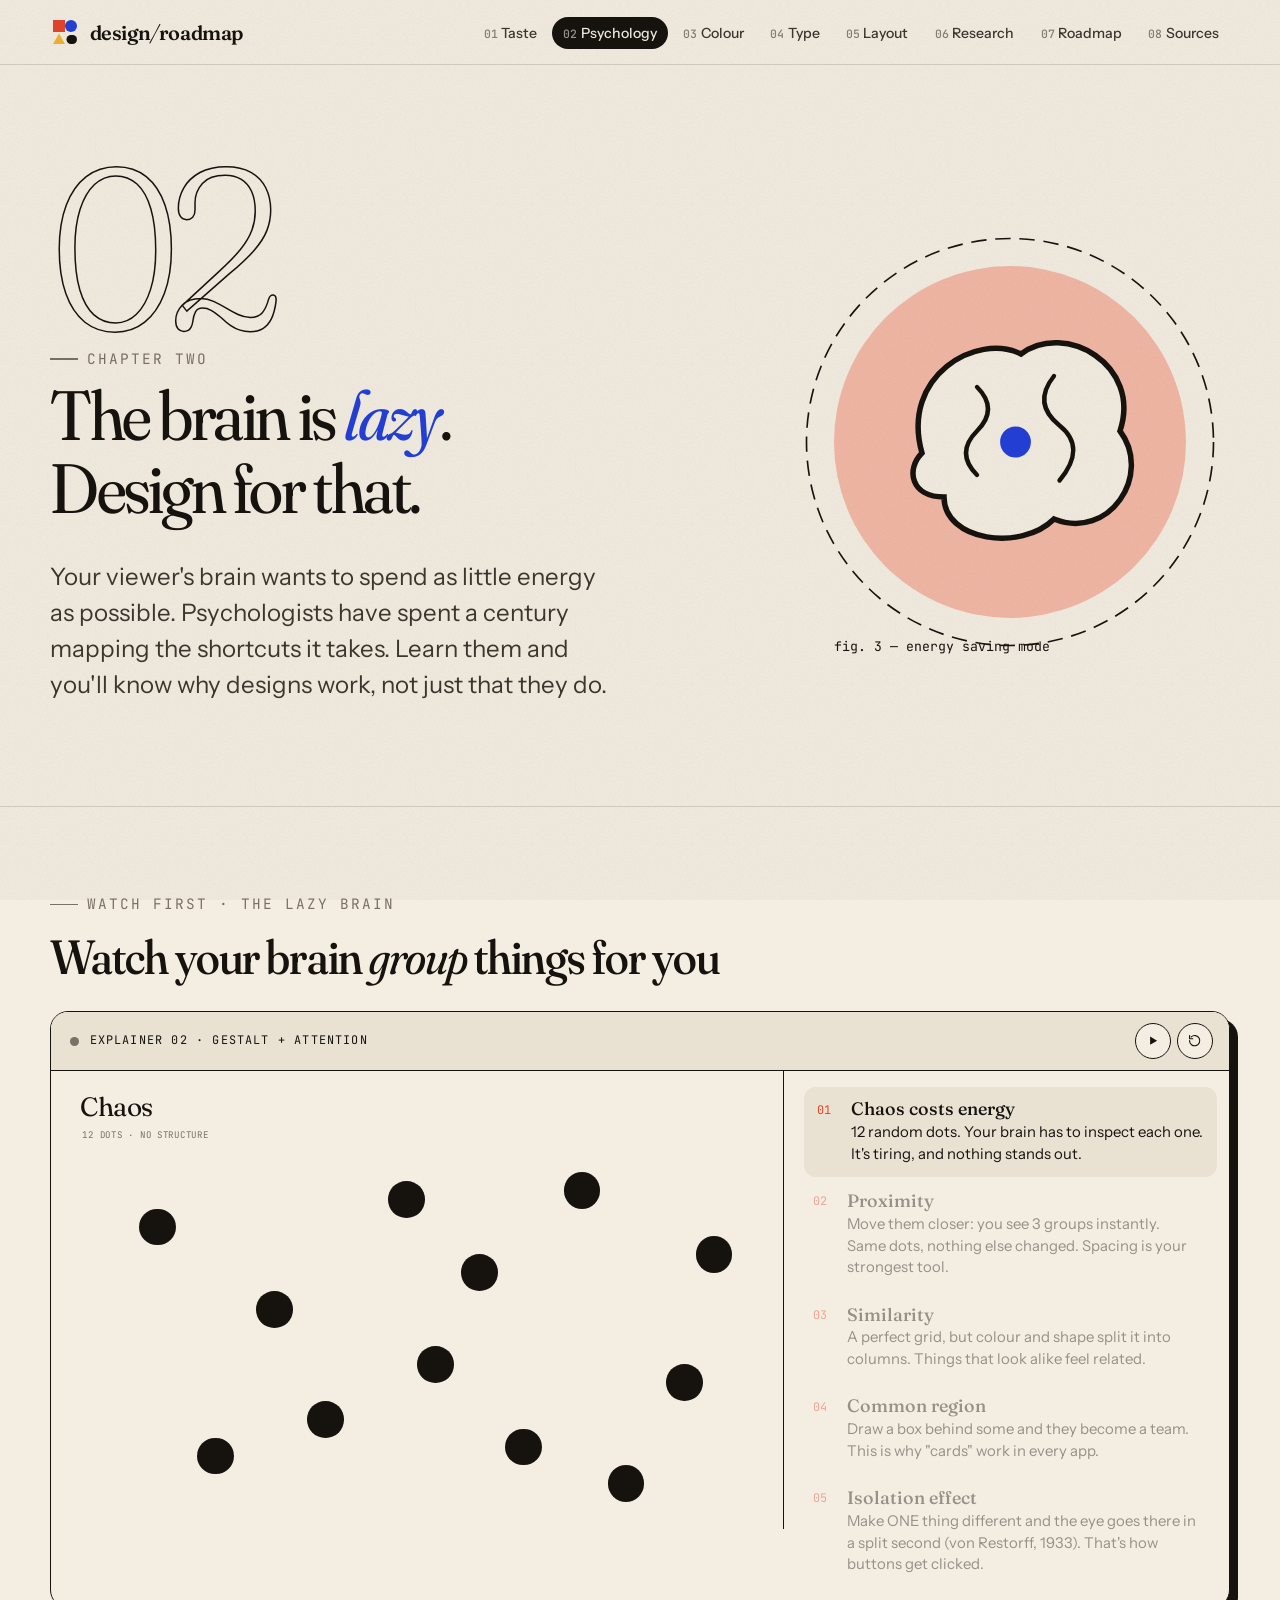
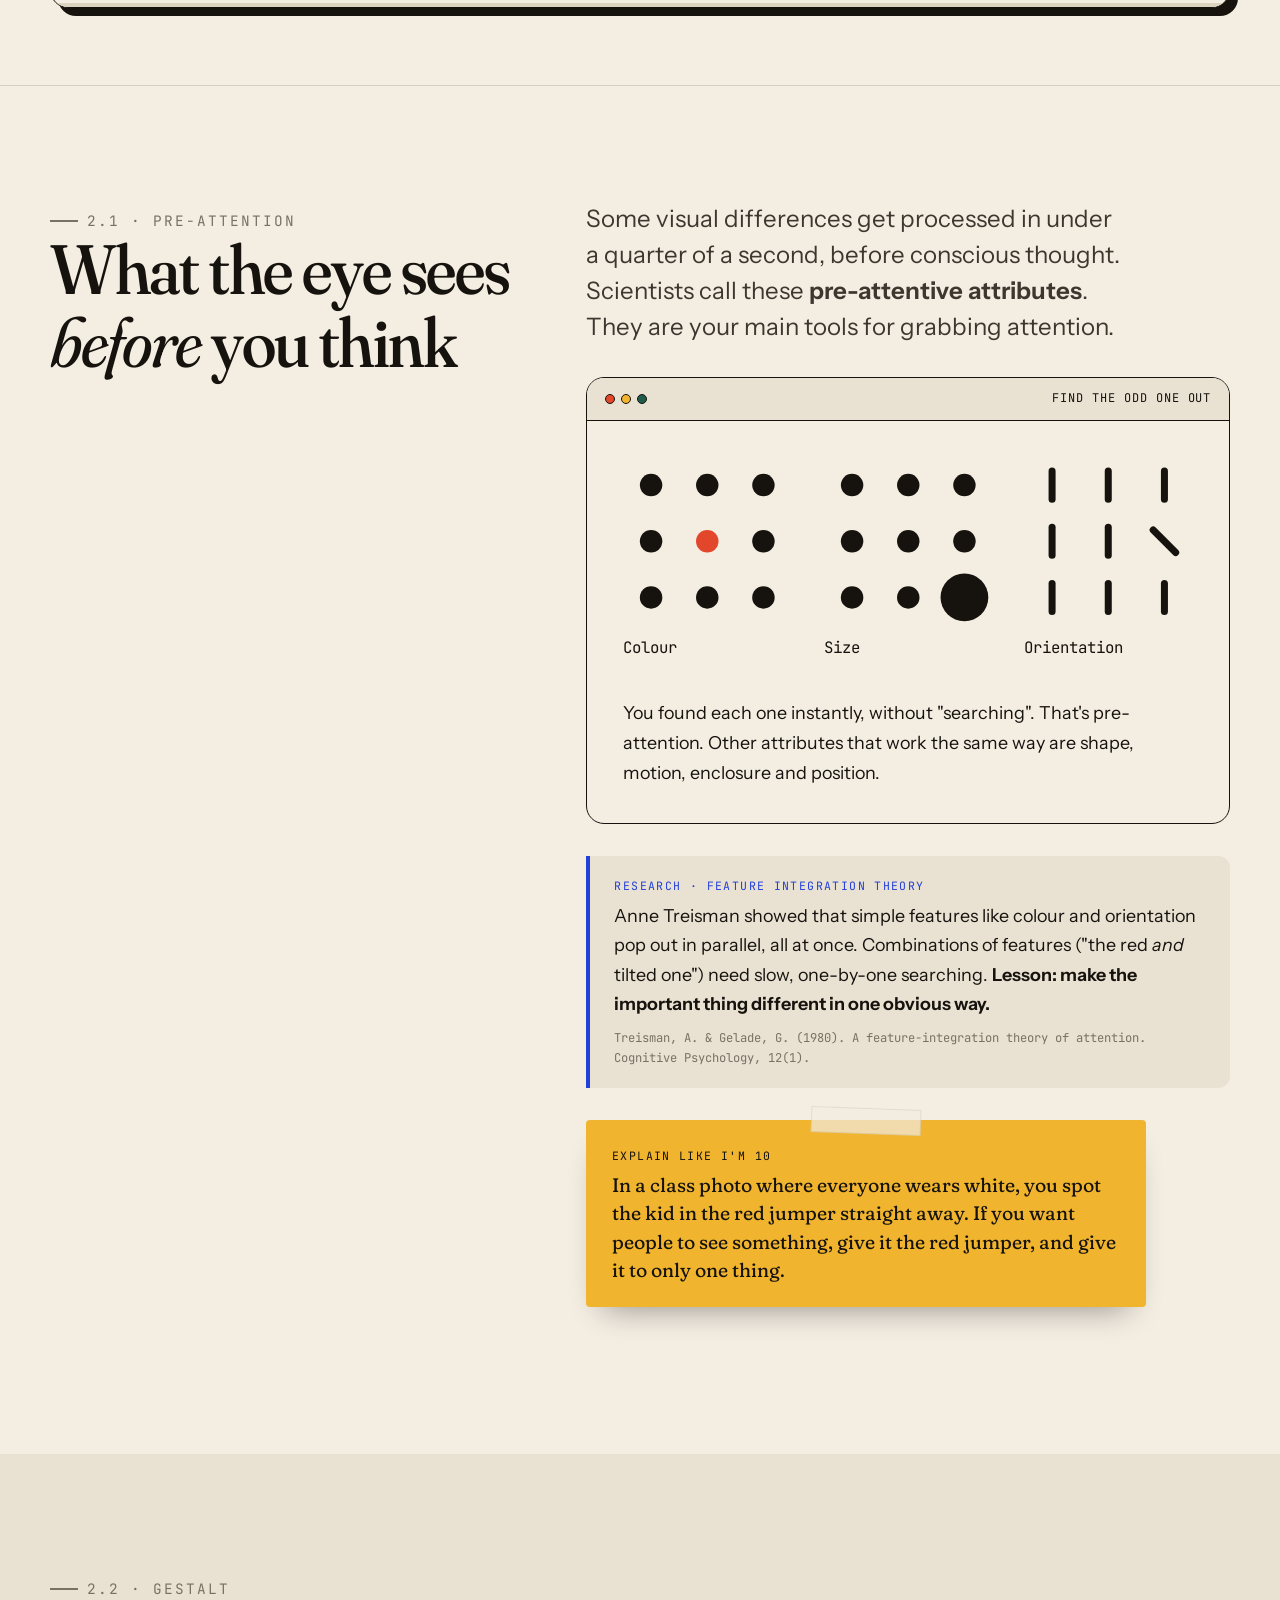
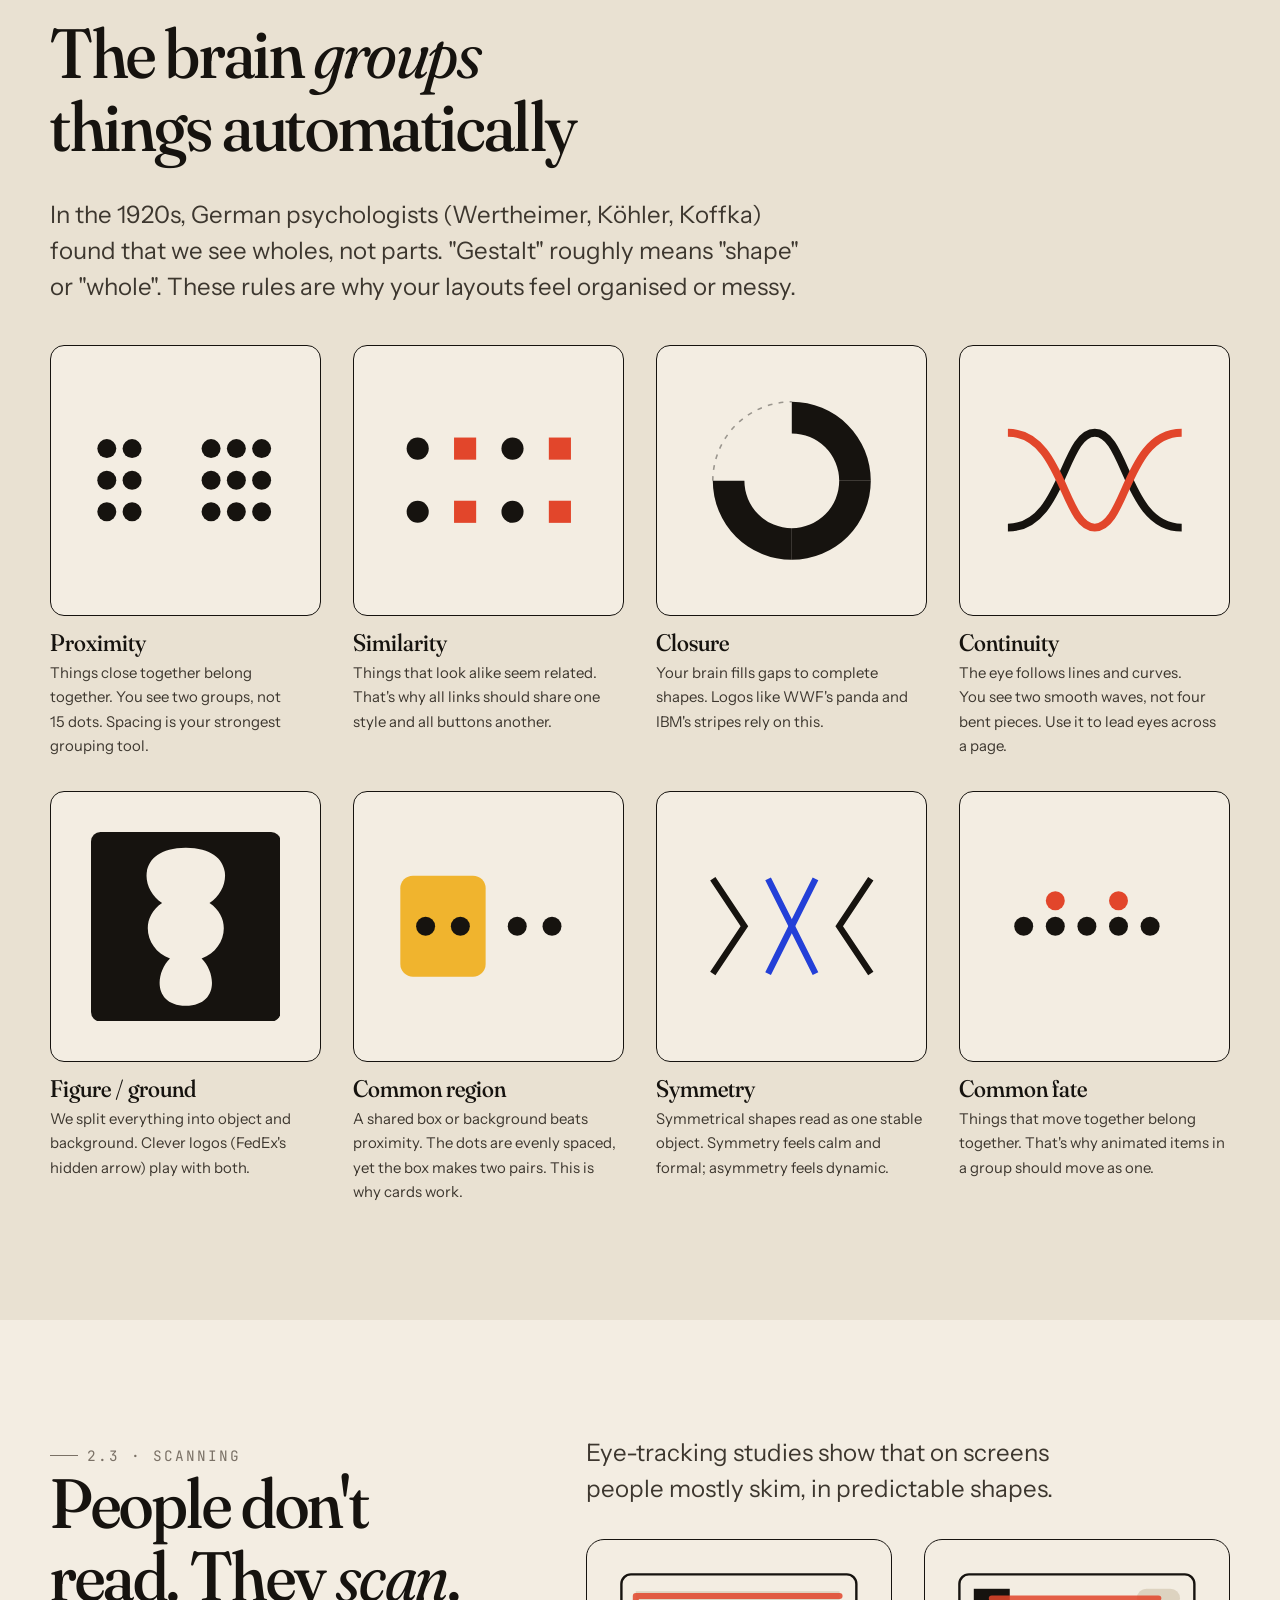
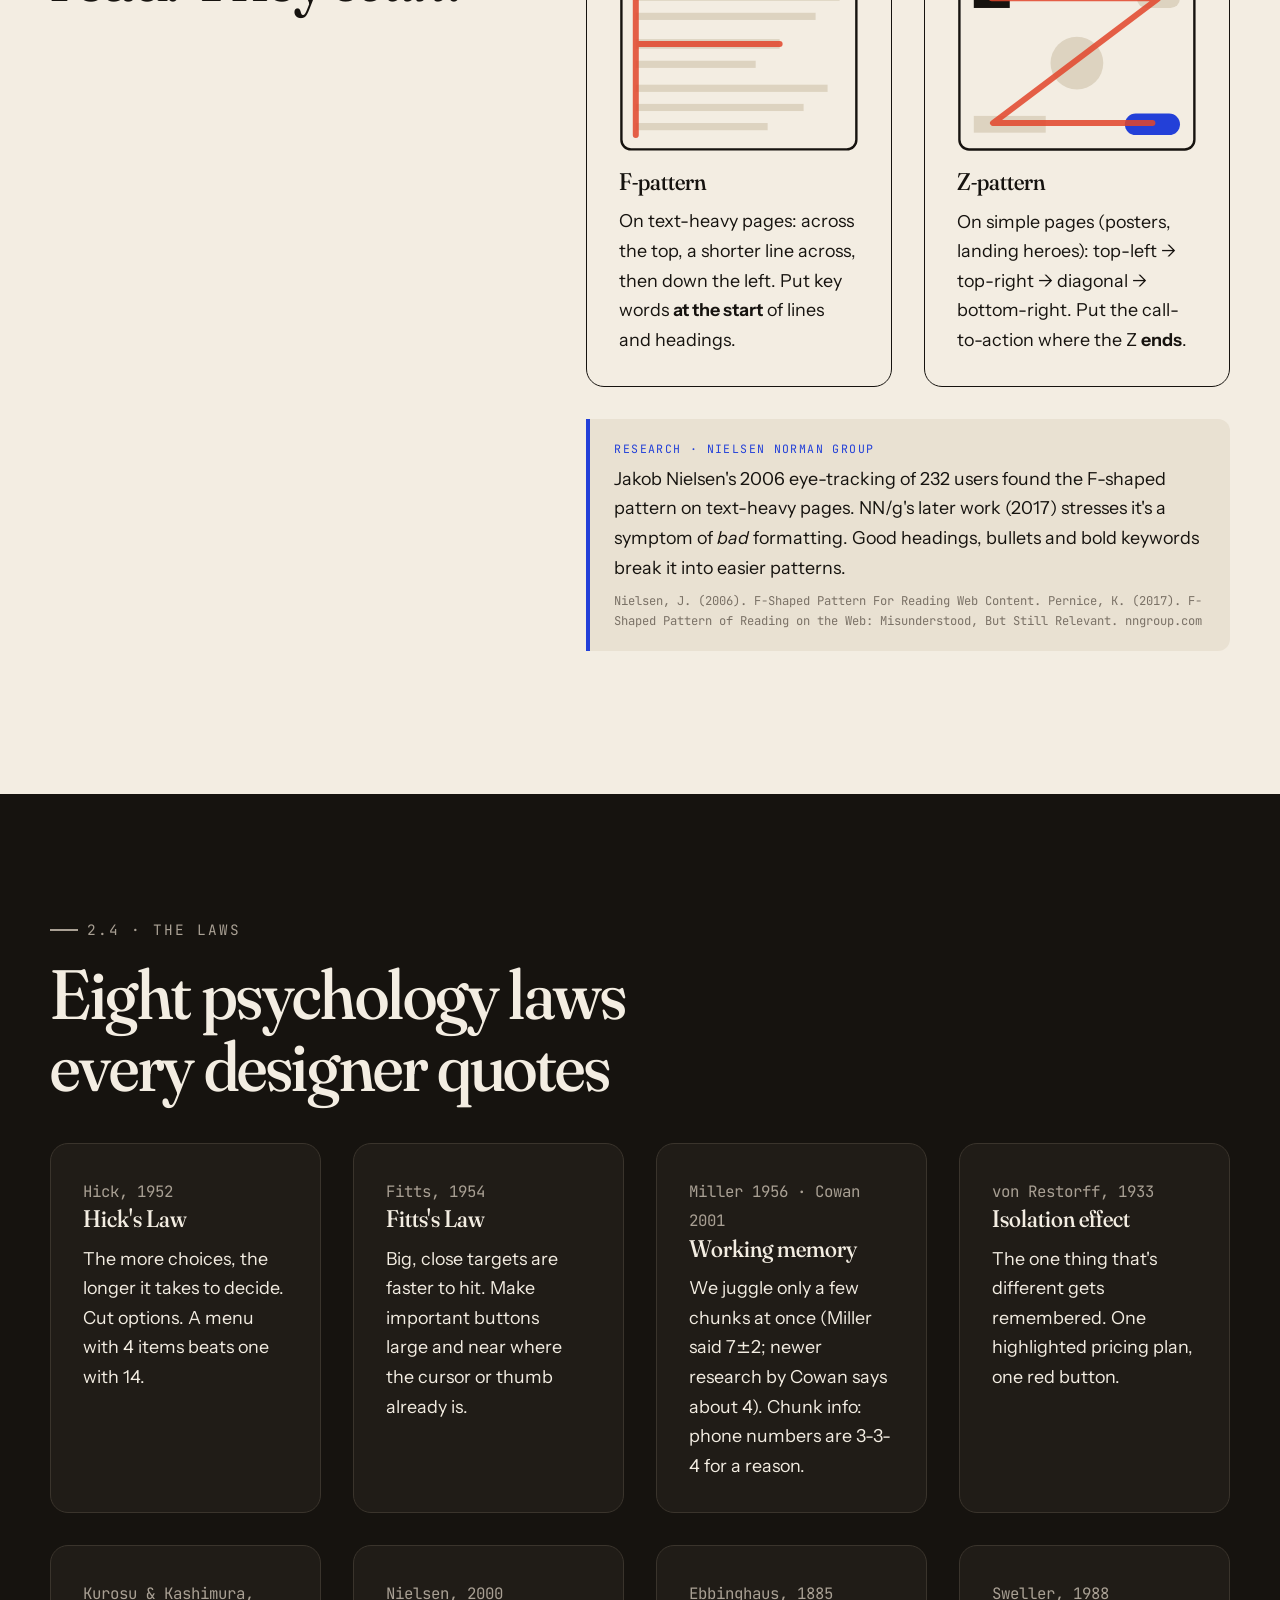
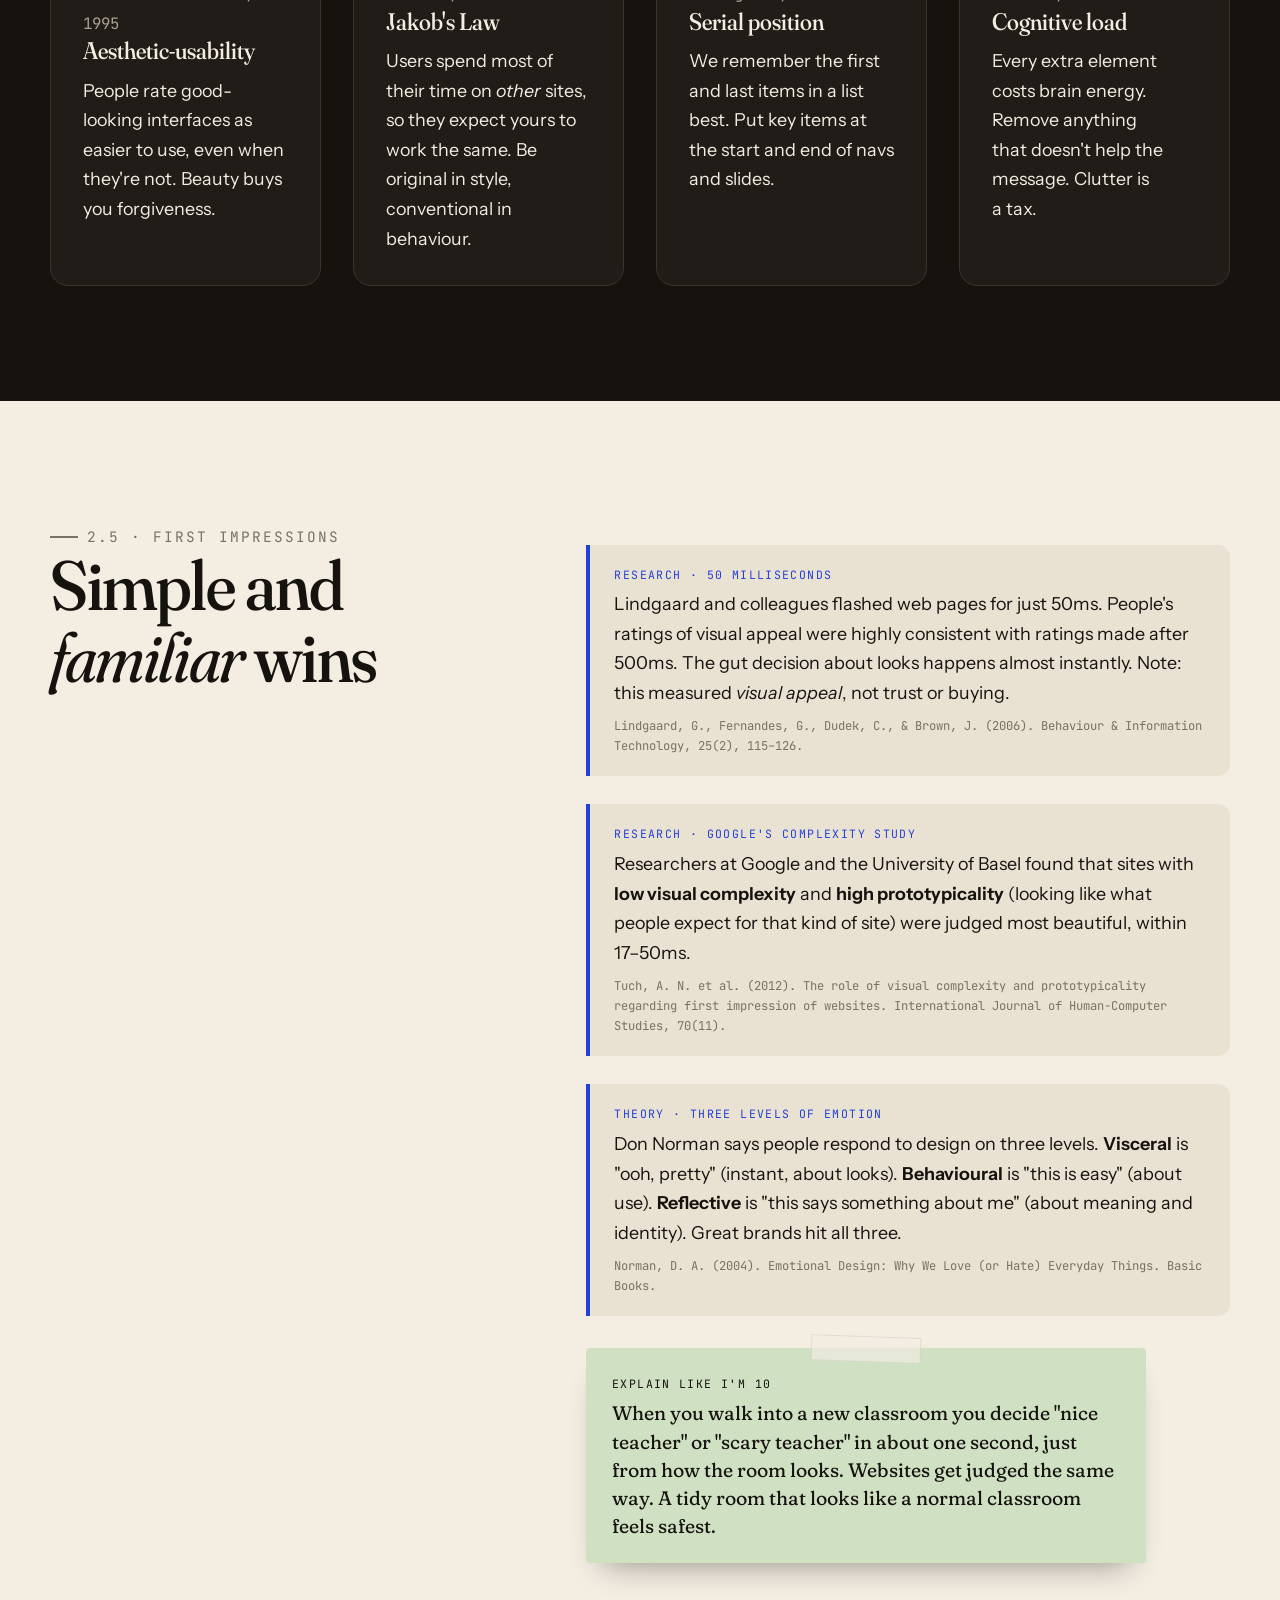
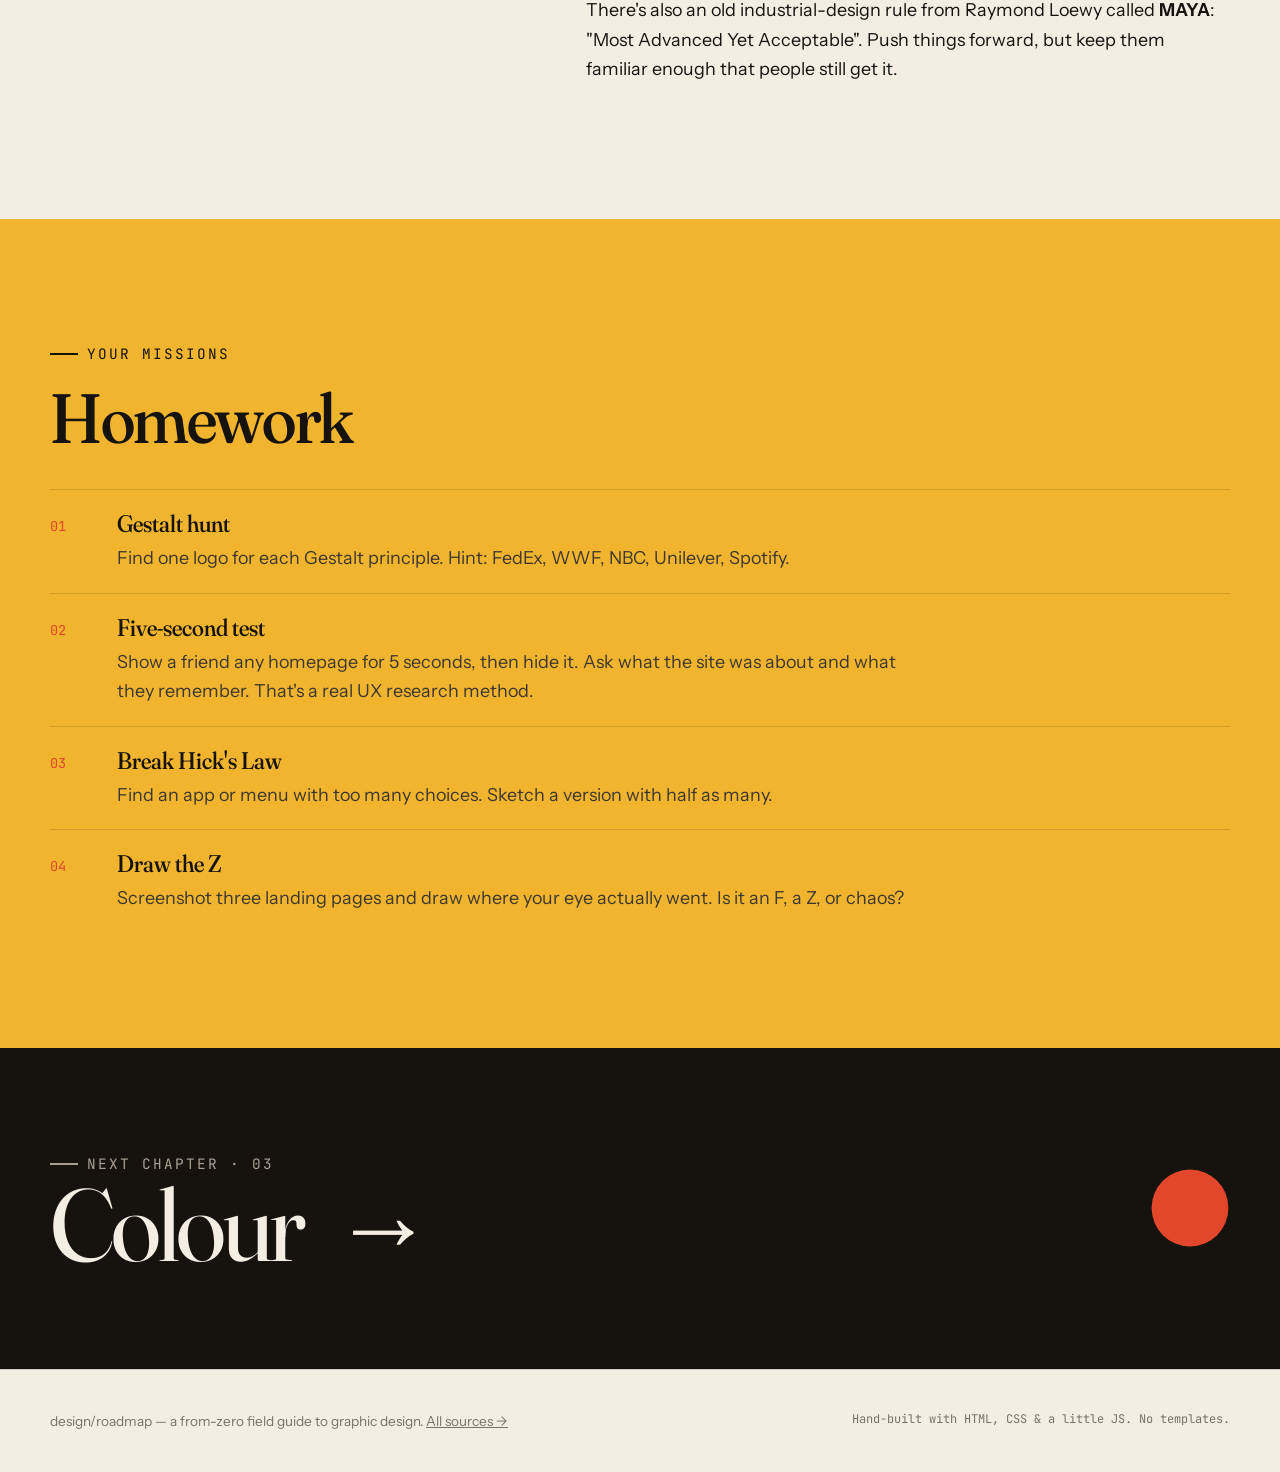
<file: 02-psychology.html>
<!doctype html>
<html lang="en">
<head>
<meta charset="utf-8">
<meta name="viewport" content="width=device-width, initial-scale=1">
<title>02 · Design psychology — design/roadmap</title>
<link rel="preconnect" href="https://fonts.googleapis.com">
<link rel="preconnect" href="https://fonts.gstatic.com" crossorigin>
<link rel="stylesheet" href="https://fonts.googleapis.com/css2?family=Fraunces:ital,opsz,wght,SOFT@0,9..144,300..900,0..100;1,9..144,300..900,0..100&family=Instrument+Sans:ital,wght@0,400..700;1,400..700&family=JetBrains+Mono:wght@400;600&display=swap">
<link rel="icon" href="assets/favicon.svg" type="image/svg+xml">
<link rel="apple-touch-icon" href="assets/apple-touch-icon.png">
<meta name="theme-color" content="#F3EDE2">
<meta property="og:title" content="design/roadmap: learn graphic design from absolute zero">
<meta property="og:description" content="A research-backed, explain-like-I'm-10 field guide to graphic design, with animated explainers and a 12-month roadmap.">
<meta property="og:image" content="assets/og.png">
<meta name="twitter:card" content="summary_large_image">
<link rel="stylesheet" href="assets/style.css?v=4">
</head>
<body data-page="02-psychology.html">
<header id="nav"></header>
<main>

<header class="chap">
  <div class="wrap chap__grid">
    <div>
      <div class="chap__num">02</div>
      <span class="kicker">Chapter two</span>
      <h1>The brain is <em class="serif-i hl-blue">lazy</em>. Design for that.</h1>
      <p class="lede">Your viewer's brain wants to spend as little energy as possible. Psychologists have spent a century mapping the shortcuts it takes. Learn them and you'll know why designs work, not just that they do.</p>
    </div>
    <svg class="chap__art" viewBox="0 0 400 400" aria-hidden="true">
      <circle cx="200" cy="200" r="160" fill="#F2B8A6"/>
      <!-- brain made of shapes -->
      <g class="float">
        <path d="M120 210 C 100 140, 170 100, 210 120 C 250 90, 320 130, 300 190 C 330 230, 290 290, 240 270 C 210 300, 140 290, 140 250 C 110 250, 105 225, 120 210Z" fill="#F3EDE2" stroke="#16130F" stroke-width="5"/>
        <path d="M170 150 q20 20 0 40 q-20 20 0 40" fill="none" stroke="#16130F" stroke-width="4" stroke-linecap="round"/>
        <path d="M240 140 q-20 25 5 45 q25 20 0 50" fill="none" stroke="#16130F" stroke-width="4" stroke-linecap="round"/>
        <circle cx="205" cy="200" r="14" fill="#2340D8" class="pulse"/>
      </g>
      <g class="spin-r"><circle cx="200" cy="200" r="185" fill="none" stroke="#16130F" stroke-width="1.5" stroke-dasharray="14 8"/></g>
      <text x="40" y="390" font-family="JetBrains Mono" font-size="12" fill="#16130F">fig. 3 — energy saving mode</text>
    </svg>
  </div>
</header>

<!-- MOTION EXPLAINER -->
<section class="ex-sec ">
  <div class="wrap">
    <span class="kicker">Watch first · the lazy brain</span>
    <h2 class="rv">Watch your brain <em class="serif-i">group</em> things for you</h2>
    <figure class="ex rv" data-dur="3800">
      <div class="ex__head">
        <span class="ex__title"><span class="ex__rec"></span>Explainer 02 · Gestalt + attention</span>
        <div class="ex__ctrl">
          <button type="button" data-ex-play aria-label="Play or pause"><svg class="ic i-play" aria-hidden="true"><use href="#i-play"/></svg><svg class="ic i-pause" aria-hidden="true"><use href="#i-pause"/></svg></button>
          <button type="button" data-ex-replay aria-label="Replay from the start"><svg class="ic " aria-hidden="true"><use href="#i-replay"/></svg></button>
        </div>
      </div>
      <div class="ex__body">
        <div class="ex__stage">
          <div class="o " style="border:1.5px solid #16130F;border-radius:1.6cqw;" data-k='[{"x": 20, "y": 21, "w": 28, "h": 66, "o": 0, "s": 0.9, "bg": "#F0B42E"}, null, null, {"o": 1, "s": 1}, {"o": 0}]'></div><div class="o tx" style="letter-spacing:-.02em;z-index:4;" data-k='[{"x": 4, "y": 5, "fs": 3.6, "t": "Chaos", "c": "#16130F"}, {"t": "Proximity"}, {"t": "Similarity"}, {"t": "Common region"}, {"t": "Isolation effect"}]'>Chaos</div><div class="o mn" style="z-index:4;" data-k='[{"x": 4.3, "y": 13, "fs": 1.25, "c": "#7A7166", "t": "12 dots · no structure"}, {"t": "same dots · moved closer"}, {"t": "same grid · colour + shape"}, {"t": "same grid · one box"}, {"t": "one different dot"}]'>12 dots · no structure</div><div class="o " style="z-index:2;" data-k='[{"x": 12, "y": 30, "w": 5, "h": 8, "bg": "#16130F", "br": "50%", "d": 0}, {"x": 13.899999999999999, "y": 45.2}, {"x": 24.5, "y": 28, "bg": "#E2462B", "br": "50%"}, {"bg": "#16130F", "br": "50%"}, {"bg": "#C9C0B2", "s": 1, "d": 0}]'></div><div class="o " style="z-index:2;" data-k='[{"x": 70, "y": 22, "w": 5, "h": 8, "bg": "#16130F", "br": "50%", "d": 40}, {"x": 21.1, "y": 45.2}, {"x": 38.5, "y": 28, "bg": "#16130F", "br": "22%"}, {"bg": "#16130F", "br": "50%"}, {"bg": "#C9C0B2", "s": 1, "d": 0}]'></div><div class="o " style="z-index:2;" data-k='[{"x": 35, "y": 72, "w": 5, "h": 8, "bg": "#16130F", "br": "50%", "d": 80}, {"x": 13.899999999999999, "y": 56.8}, {"x": 52.5, "y": 28, "bg": "#E2462B", "br": "50%"}, {"bg": "#16130F", "br": "50%"}, {"bg": "#C9C0B2", "s": 1, "d": 0}]'></div><div class="o " style="z-index:2;" data-k='[{"x": 84, "y": 64, "w": 5, "h": 8, "bg": "#16130F", "br": "50%", "d": 120}, {"x": 21.1, "y": 56.8}, {"x": 66.5, "y": 28, "bg": "#16130F", "br": "22%"}, {"bg": "#16130F", "br": "50%"}, {"bg": "#C9C0B2", "s": 1, "d": 0}]'></div><div class="o " style="z-index:2;" data-k='[{"x": 56, "y": 40, "w": 5, "h": 8, "bg": "#16130F", "br": "50%", "d": 160}, {"x": 43.9, "y": 45.2}, {"x": 24.5, "y": 50, "bg": "#E2462B", "br": "50%"}, {"bg": "#16130F", "br": "50%"}, {"bg": "#C9C0B2", "s": 1, "d": 0}]'></div><div class="o " style="z-index:2;" data-k='[{"x": 20, "y": 80, "w": 5, "h": 8, "bg": "#16130F", "br": "50%", "d": 200}, {"x": 51.1, "y": 45.2}, {"x": 38.5, "y": 50, "bg": "#16130F", "br": "22%"}, {"bg": "#16130F", "br": "50%"}, {"bg": "#C9C0B2", "s": 1, "d": 0}]'></div><div class="o " style="z-index:2;" data-k='[{"x": 46, "y": 24, "w": 5, "h": 8, "bg": "#16130F", "br": "50%", "d": 240}, {"x": 43.9, "y": 56.8}, {"x": 52.5, "y": 50, "bg": "#E2462B", "br": "50%"}, {"bg": "#16130F", "br": "50%"}, {"bg": "#E2462B", "s": 1.5, "d": 0}]'></div><div class="o " style="z-index:2;" data-k='[{"x": 88, "y": 36, "w": 5, "h": 8, "bg": "#16130F", "br": "50%", "d": 280}, {"x": 51.1, "y": 56.8}, {"x": 66.5, "y": 50, "bg": "#16130F", "br": "22%"}, {"bg": "#16130F", "br": "50%"}, {"bg": "#C9C0B2", "s": 1, "d": 0}]'></div><div class="o " style="z-index:2;" data-k='[{"x": 62, "y": 78, "w": 5, "h": 8, "bg": "#16130F", "br": "50%", "d": 320}, {"x": 73.9, "y": 45.2}, {"x": 24.5, "y": 72, "bg": "#E2462B", "br": "50%"}, {"bg": "#16130F", "br": "50%"}, {"bg": "#C9C0B2", "s": 1, "d": 0}]'></div><div class="o " style="z-index:2;" data-k='[{"x": 28, "y": 48, "w": 5, "h": 8, "bg": "#16130F", "br": "50%", "d": 360}, {"x": 81.1, "y": 45.2}, {"x": 38.5, "y": 72, "bg": "#16130F", "br": "22%"}, {"bg": "#16130F", "br": "50%"}, {"bg": "#C9C0B2", "s": 1, "d": 0}]'></div><div class="o " style="z-index:2;" data-k='[{"x": 76, "y": 86, "w": 5, "h": 8, "bg": "#16130F", "br": "50%", "d": 400}, {"x": 73.9, "y": 56.8}, {"x": 52.5, "y": 72, "bg": "#E2462B", "br": "50%"}, {"bg": "#16130F", "br": "50%"}, {"bg": "#C9C0B2", "s": 1, "d": 0}]'></div><div class="o " style="z-index:2;" data-k='[{"x": 50, "y": 60, "w": 5, "h": 8, "bg": "#16130F", "br": "50%", "d": 440}, {"x": 81.1, "y": 56.8}, {"x": 66.5, "y": 72, "bg": "#16130F", "br": "22%"}, {"bg": "#16130F", "br": "50%"}, {"bg": "#C9C0B2", "s": 1, "d": 0}]'></div><div class="o ring" style="z-index:1;" data-k='[{"x": 50.2, "y": 47.4, "w": 9.6, "h": 15.36, "o": 0}, null, null, null, {"o": 1}]'></div><div class="o bub" style="z-index:3;" data-k='[{"x": 62, "y": 26, "fs": 1.6, "o": 0, "tx": -10}, null, null, null, {"o": 1, "tx": 0, "d": 400}]'>You looked here first ↙</div>
        </div>
        <ol class="ex__caps"><li><span><b>Chaos costs energy</b>12 random dots. Your brain has to inspect each one. It's tiring, and nothing stands out.</span></li><li><span><b>Proximity</b>Move them closer: you see 3 groups instantly. Same dots, nothing else changed. Spacing is your strongest tool.</span></li><li><span><b>Similarity</b>A perfect grid, but colour and shape split it into columns. Things that look alike feel related.</span></li><li><span><b>Common region</b>Draw a box behind some and they become a team. This is why "cards" work in every app.</span></li><li><span><b>Isolation effect</b>Make ONE thing different and the eye goes there in a split second (von Restorff, 1933). That's how buttons get clicked.</span></li></ol>
      </div>
      <div class="ex__bar"><i></i></div>
    </figure>
  </div>
</section>



<section>
  <div class="wrap split">
    <div class="sticky">
      <span class="kicker">2.1 · Pre-attention</span>
      <h2 class="rv">What the eye sees <em class="serif-i">before</em> you think</h2>
    </div>
    <div>
      <p class="lede rv">Some visual differences get processed in under a quarter of a second, before conscious thought. Scientists call these <strong>pre-attentive attributes</strong>. They are your main tools for grabbing attention.</p>
      <div class="demo rv">
        <div class="demo__bar"><span class="dots"><i></i><i></i><i></i></span><span>Find the odd one out</span></div>
        <div class="demo__body">
          <div class="grid g3">
            <div><svg viewBox="0 0 120 120"><g fill="#16130F">
              <circle cx="20" cy="20" r="8"/><circle cx="60" cy="20" r="8"/><circle cx="100" cy="20" r="8"/>
              <circle cx="20" cy="60" r="8"/><circle cx="60" cy="60" r="8" fill="#E2462B"/><circle cx="100" cy="60" r="8"/>
              <circle cx="20" cy="100" r="8"/><circle cx="60" cy="100" r="8"/><circle cx="100" cy="100" r="8"/></g></svg><p class="mono" style="margin-top:.6rem">Colour</p></div>
            <div><svg viewBox="0 0 120 120"><g fill="#16130F">
              <circle cx="20" cy="20" r="8"/><circle cx="60" cy="20" r="8"/><circle cx="100" cy="20" r="8"/>
              <circle cx="20" cy="60" r="8"/><circle cx="60" cy="60" r="8"/><circle cx="100" cy="60" r="8"/>
              <circle cx="20" cy="100" r="8"/><circle cx="60" cy="100" r="8"/><circle cx="100" cy="100" r="17"/></g></svg><p class="mono" style="margin-top:.6rem">Size</p></div>
            <div><svg viewBox="0 0 120 120"><g stroke="#16130F" stroke-width="5" stroke-linecap="round">
              <line x1="20" y1="10" x2="20" y2="30"/><line x1="60" y1="10" x2="60" y2="30"/><line x1="100" y1="10" x2="100" y2="30"/>
              <line x1="20" y1="50" x2="20" y2="70"/><line x1="60" y1="50" x2="60" y2="70"/><line x1="92" y1="52" x2="108" y2="68"/>
              <line x1="20" y1="90" x2="20" y2="110"/><line x1="60" y1="90" x2="60" y2="110"/><line x1="100" y1="90" x2="100" y2="110"/></g></svg><p class="mono" style="margin-top:.6rem">Orientation</p></div>
          </div>
          <p style="margin:1.25rem 0 0">You found each one instantly, without "searching". That's pre-attention. Other attributes that work the same way are shape, motion, enclosure and position.</p>
        </div>
      </div>
      <div class="study rv">
        <span class="study__label">Research · Feature Integration Theory</span>
        <p>Anne Treisman showed that simple features like colour and orientation pop out in parallel, all at once. Combinations of features ("the red <em>and</em> tilted one") need slow, one-by-one searching. <strong>Lesson: make the important thing different in one obvious way.</strong></p>
        <cite>Treisman, A. &amp; Gelade, G. (1980). A feature-integration theory of attention. Cognitive Psychology, 12(1).</cite>
      </div>
      <div class="eli rv">
        <span class="eli__label">Explain like I'm 10</span>
        <p>In a class photo where everyone wears white, you spot the kid in the red jumper straight away. If you want people to see something, give it the red jumper, and give it to only one thing.</p>
      </div>
    </div>
  </div>
</section>

<section class="band-2">
  <div class="wrap">
    <span class="kicker">2.2 · Gestalt</span>
    <h2 class="rv" style="margin-top:1rem;max-width:18ch">The brain <em class="serif-i">groups</em> things automatically</h2>
    <p class="lede rv">In the 1920s, German psychologists (Wertheimer, Köhler, Koffka) found that we see wholes, not parts. "Gestalt" roughly means "shape" or "whole". These rules are why your layouts feel organised or messy.</p>
    <div class="grid g4" style="margin-top:2.5rem">
      <div class="rv"><div class="gest"><svg viewBox="0 0 120 80"><g fill="#16130F"><circle cx="10" cy="20" r="6"/><circle cx="26" cy="20" r="6"/><circle cx="10" cy="40" r="6"/><circle cx="26" cy="40" r="6"/><circle cx="10" cy="60" r="6"/><circle cx="26" cy="60" r="6"/><circle cx="76" cy="20" r="6"/><circle cx="92" cy="20" r="6"/><circle cx="108" cy="20" r="6"/><circle cx="76" cy="40" r="6"/><circle cx="92" cy="40" r="6"/><circle cx="108" cy="40" r="6"/><circle cx="76" cy="60" r="6"/><circle cx="92" cy="60" r="6"/><circle cx="108" cy="60" r="6"/></g></svg></div><div class="gest-cap"><h4>Proximity</h4><p>Things close together belong together. You see two groups, not 15 dots. Spacing is your strongest grouping tool.</p></div></div>
      <div class="rv rv-d1"><div class="gest"><svg viewBox="0 0 120 80"><g><circle cx="15" cy="20" r="7" fill="#16130F"/><rect x="38" y="13" width="14" height="14" fill="#E2462B"/><circle cx="75" cy="20" r="7" fill="#16130F"/><rect x="98" y="13" width="14" height="14" fill="#E2462B"/><circle cx="15" cy="60" r="7" fill="#16130F"/><rect x="38" y="53" width="14" height="14" fill="#E2462B"/><circle cx="75" cy="60" r="7" fill="#16130F"/><rect x="98" y="53" width="14" height="14" fill="#E2462B"/></g></svg></div><div class="gest-cap"><h4>Similarity</h4><p>Things that look alike seem related. That's why all links should share one style and all buttons another.</p></div></div>
      <div class="rv rv-d2"><div class="gest"><svg viewBox="0 0 120 120"><g fill="#16130F"><path d="M60 10 a50 50 0 0 1 50 50 h-20 a30 30 0 0 0 -30 -30z"/><path d="M110 60 a50 50 0 0 1 -50 50 v-20 a30 30 0 0 0 30 -30z"/><path d="M60 110 a50 50 0 0 1 -50 -50 h20 a30 30 0 0 0 30 30z"/></g><path d="M10 60 a50 50 0 0 1 50 -50" fill="none" stroke="#16130F" stroke-width="1" stroke-dasharray="3 4" opacity=".4"/></svg></div><div class="gest-cap"><h4>Closure</h4><p>Your brain fills gaps to complete shapes. Logos like WWF's panda and IBM's stripes rely on this.</p></div></div>
      <div class="rv rv-d3"><div class="gest"><svg viewBox="0 0 120 80"><path d="M5 70 C 40 70, 40 10, 60 10 S 80 70, 115 70" fill="none" stroke="#16130F" stroke-width="5"/><path d="M5 10 C 40 10, 40 70, 60 70 S 80 10, 115 10" fill="none" stroke="#E2462B" stroke-width="5"/></svg></div><div class="gest-cap"><h4>Continuity</h4><p>The eye follows lines and curves. You see two smooth waves, not four bent pieces. Use it to lead eyes across a page.</p></div></div>
      <div class="rv"><div class="gest"><svg viewBox="0 0 120 120"><rect width="120" height="120" fill="#16130F" rx="6"/><path d="M60 10 C 30 10 30 35 45 45 C 30 55 35 75 50 80 C 40 90 40 110 60 110 C 80 110 80 90 70 80 C 85 75 90 55 75 45 C 90 35 90 10 60 10Z" fill="#F3EDE2"/></svg></div><div class="gest-cap"><h4>Figure / ground</h4><p>We split everything into object and background. Clever logos (FedEx's hidden arrow) play with both.</p></div></div>
      <div class="rv rv-d1"><div class="gest"><svg viewBox="0 0 120 80"><rect x="4" y="8" width="54" height="64" rx="8" fill="#F0B42E"/><g fill="#16130F"><circle cx="20" cy="40" r="6"/><circle cx="42" cy="40" r="6"/><circle cx="78" cy="40" r="6"/><circle cx="100" cy="40" r="6"/></g></svg></div><div class="gest-cap"><h4>Common region</h4><p>A shared box or background beats proximity. The dots are evenly spaced, yet the box makes two pairs. This is why cards work.</p></div></div>
      <div class="rv rv-d2"><div class="gest"><svg viewBox="0 0 120 80"><g fill="none" stroke="#16130F" stroke-width="4"><path d="M10 10 L30 40 L10 70"/><path d="M110 10 L90 40 L110 70"/><path d="M45 10 L60 40 L45 70" stroke="#2340D8"/><path d="M75 10 L60 40 L75 70" stroke="#2340D8"/></g></svg></div><div class="gest-cap"><h4>Symmetry</h4><p>Symmetrical shapes read as one stable object. Symmetry feels calm and formal; asymmetry feels dynamic.</p></div></div>
      <div class="rv rv-d3"><div class="gest"><svg viewBox="0 0 120 80"><g fill="#16130F"><circle cx="15" cy="40" r="6"/><circle cx="35" cy="40" r="6"/><circle cx="55" cy="40" r="6"/><circle cx="75" cy="40" r="6"/><circle cx="95" cy="40" r="6"/></g><g fill="#E2462B"><circle cx="35" cy="40" r="6"><animate attributeName="cy" values="40;22;40" dur="1.6s" repeatCount="indefinite"/></circle><circle cx="75" cy="40" r="6"><animate attributeName="cy" values="40;22;40" dur="1.6s" repeatCount="indefinite"/></circle></g></svg></div><div class="gest-cap"><h4>Common fate</h4><p>Things that move together belong together. That's why animated items in a group should move as one.</p></div></div>
    </div>
  </div>
</section>

<section>
  <div class="wrap split">
    <div class="sticky">
      <span class="kicker">2.3 · Scanning</span>
      <h2 class="rv">People don't read. They <em class="serif-i">scan</em>.</h2>
    </div>
    <div>
      <p class="lede rv">Eye-tracking studies show that on screens people mostly skim, in predictable shapes.</p>
      <div class="grid g2 rv" style="margin:2rem 0">
        <div class="card card--flat">
          <svg viewBox="0 0 200 150" class="draw"><rect x="2" y="2" width="196" height="146" rx="8" fill="none" stroke="#16130F" stroke-width="2"/><g fill="#DDD3C0"><rect x="14" y="16" width="170" height="8"/><rect x="14" y="34" width="150" height="6"/><rect x="14" y="56" width="120" height="8"/><rect x="14" y="74" width="100" height="6"/><rect x="14" y="94" width="160" height="6"/><rect x="14" y="110" width="140" height="6"/><rect x="14" y="126" width="110" height="6"/></g><path d="M14 20 H184 M14 20 V60 H134 M14 60 V136" fill="none" stroke="#E2462B" stroke-width="5" stroke-linecap="round" stroke-linejoin="round" opacity=".85"/></svg>
          <h4 style="margin-top:1rem">F-pattern</h4><p>On text-heavy pages: across the top, a shorter line across, then down the left. Put key words <strong>at the start</strong> of lines and headings.</p>
        </div>
        <div class="card card--flat">
          <svg viewBox="0 0 200 150" class="draw"><rect x="2" y="2" width="196" height="146" rx="8" fill="none" stroke="#16130F" stroke-width="2"/><rect x="14" y="14" width="30" height="16" fill="#16130F"/><rect x="150" y="14" width="36" height="16" rx="8" fill="#DDD3C0"/><circle cx="100" cy="76" r="22" fill="#DDD3C0"/><rect x="14" y="120" width="60" height="14" fill="#DDD3C0"/><rect x="140" y="118" width="46" height="18" rx="9" fill="#2340D8"/><path d="M29 22 H168 L30 126 H163" fill="none" stroke="#E2462B" stroke-width="5" stroke-linecap="round" stroke-linejoin="round" opacity=".85"/></svg>
          <h4 style="margin-top:1rem">Z-pattern</h4><p>On simple pages (posters, landing heroes): top-left → top-right → diagonal → bottom-right. Put the call-to-action where the Z <strong>ends</strong>.</p>
        </div>
      </div>
      <div class="study rv">
        <span class="study__label">Research · Nielsen Norman Group</span>
        <p>Jakob Nielsen's 2006 eye-tracking of 232 users found the F-shaped pattern on text-heavy pages. NN/g's later work (2017) stresses it's a symptom of <em>bad</em> formatting. Good headings, bullets and bold keywords break it into easier patterns.</p>
        <cite>Nielsen, J. (2006). F-Shaped Pattern For Reading Web Content. Pernice, K. (2017). F-Shaped Pattern of Reading on the Web: Misunderstood, But Still Relevant. nngroup.com</cite>
      </div>
    </div>
  </div>
</section>

<section class="band-ink">
  <div class="wrap">
    <span class="kicker">2.4 · The laws</span>
    <h2 class="rv" style="margin-top:1rem;max-width:18ch">Eight psychology laws every designer quotes</h2>
    <div class="grid g4" style="margin-top:2.5rem">
      <div class="card rv"><span class="mono muted">Hick, 1952</span><h4>Hick's Law</h4><p>The more choices, the longer it takes to decide. Cut options. A menu with 4 items beats one with 14.</p></div>
      <div class="card rv rv-d1"><span class="mono muted">Fitts, 1954</span><h4>Fitts's Law</h4><p>Big, close targets are faster to hit. Make important buttons large and near where the cursor or thumb already is.</p></div>
      <div class="card rv rv-d2"><span class="mono muted">Miller 1956 · Cowan 2001</span><h4>Working memory</h4><p>We juggle only a few chunks at once (Miller said 7±2; newer research by Cowan says about 4). Chunk info: phone numbers are 3-3-4 for a reason.</p></div>
      <div class="card rv rv-d3"><span class="mono muted">von Restorff, 1933</span><h4>Isolation effect</h4><p>The one thing that's different gets remembered. One highlighted pricing plan, one red button.</p></div>
      <div class="card rv"><span class="mono muted">Kurosu &amp; Kashimura, 1995</span><h4>Aesthetic-usability</h4><p>People rate good-looking interfaces as easier to use, even when they're not. Beauty buys you forgiveness.</p></div>
      <div class="card rv rv-d1"><span class="mono muted">Nielsen, 2000</span><h4>Jakob's Law</h4><p>Users spend most of their time on <em>other</em> sites, so they expect yours to work the same. Be original in style, conventional in behaviour.</p></div>
      <div class="card rv rv-d2"><span class="mono muted">Ebbinghaus, 1885</span><h4>Serial position</h4><p>We remember the first and last items in a list best. Put key items at the start and end of navs and slides.</p></div>
      <div class="card rv rv-d3"><span class="mono muted">Sweller, 1988</span><h4>Cognitive load</h4><p>Every extra element costs brain energy. Remove anything that doesn't help the message. Clutter is a tax.</p></div>
    </div>
  </div>
</section>

<section>
  <div class="wrap split">
    <div class="sticky">
      <span class="kicker">2.5 · First impressions</span>
      <h2 class="rv">Simple and <em class="serif-i">familiar</em> wins</h2>
    </div>
    <div>
      <div class="study rv">
        <span class="study__label">Research · 50 milliseconds</span>
        <p>Lindgaard and colleagues flashed web pages for just 50ms. People's ratings of visual appeal were highly consistent with ratings made after 500ms. The gut decision about looks happens almost instantly. Note: this measured <em>visual appeal</em>, not trust or buying.</p>
        <cite>Lindgaard, G., Fernandes, G., Dudek, C., &amp; Brown, J. (2006). Behaviour &amp; Information Technology, 25(2), 115–126.</cite>
      </div>
      <div class="study rv">
        <span class="study__label">Research · Google's complexity study</span>
        <p>Researchers at Google and the University of Basel found that sites with <strong>low visual complexity</strong> and <strong>high prototypicality</strong> (looking like what people expect for that kind of site) were judged most beautiful, within 17–50ms.</p>
        <cite>Tuch, A. N. et al. (2012). The role of visual complexity and prototypicality regarding first impression of websites. International Journal of Human-Computer Studies, 70(11).</cite>
      </div>
      <div class="study rv">
        <span class="study__label">Theory · Three levels of emotion</span>
        <p>Don Norman says people respond to design on three levels. <strong>Visceral</strong> is "ooh, pretty" (instant, about looks). <strong>Behavioural</strong> is "this is easy" (about use). <strong>Reflective</strong> is "this says something about me" (about meaning and identity). Great brands hit all three.</p>
        <cite>Norman, D. A. (2004). Emotional Design: Why We Love (or Hate) Everyday Things. Basic Books.</cite>
      </div>
      <div class="eli eli--g rv">
        <span class="eli__label">Explain like I'm 10</span>
        <p>When you walk into a new classroom you decide "nice teacher" or "scary teacher" in about one second, just from how the room looks. Websites get judged the same way. A tidy room that looks like a normal classroom feels safest.</p>
      </div>
      <p class="rv">There's also an old industrial-design rule from Raymond Loewy called <strong>MAYA</strong>: "Most Advanced Yet Acceptable". Push things forward, but keep them familiar enough that people still get it.</p>
    </div>
  </div>
</section>

<section class="band-yellow">
  <div class="wrap">
    <span class="kicker" style="color:var(--ink)">Your missions</span>
    <h2 class="rv" style="margin-top:1rem">Homework</h2>
    <ol class="steps" style="margin-top:2rem">
      <li class="rv"><div><h4>Gestalt hunt</h4><p>Find one logo for each Gestalt principle. Hint: FedEx, WWF, NBC, Unilever, Spotify.</p></div></li>
      <li class="rv"><div><h4>Five-second test</h4><p>Show a friend any homepage for 5 seconds, then hide it. Ask what the site was about and what they remember. That's a real UX research method.</p></div></li>
      <li class="rv"><div><h4>Break Hick's Law</h4><p>Find an app or menu with too many choices. Sketch a version with half as many.</p></div></li>
      <li class="rv"><div><h4>Draw the Z</h4><p>Screenshot three landing pages and draw where your eye actually went. Is it an F, a Z, or chaos?</p></div></li>
    </ol>
  </div>
</section>

</main>
<div id="next"></div>
<footer id="foot"></footer>
<script src="assets/app.js?v=4"></script>
</body>
</html>
</file>
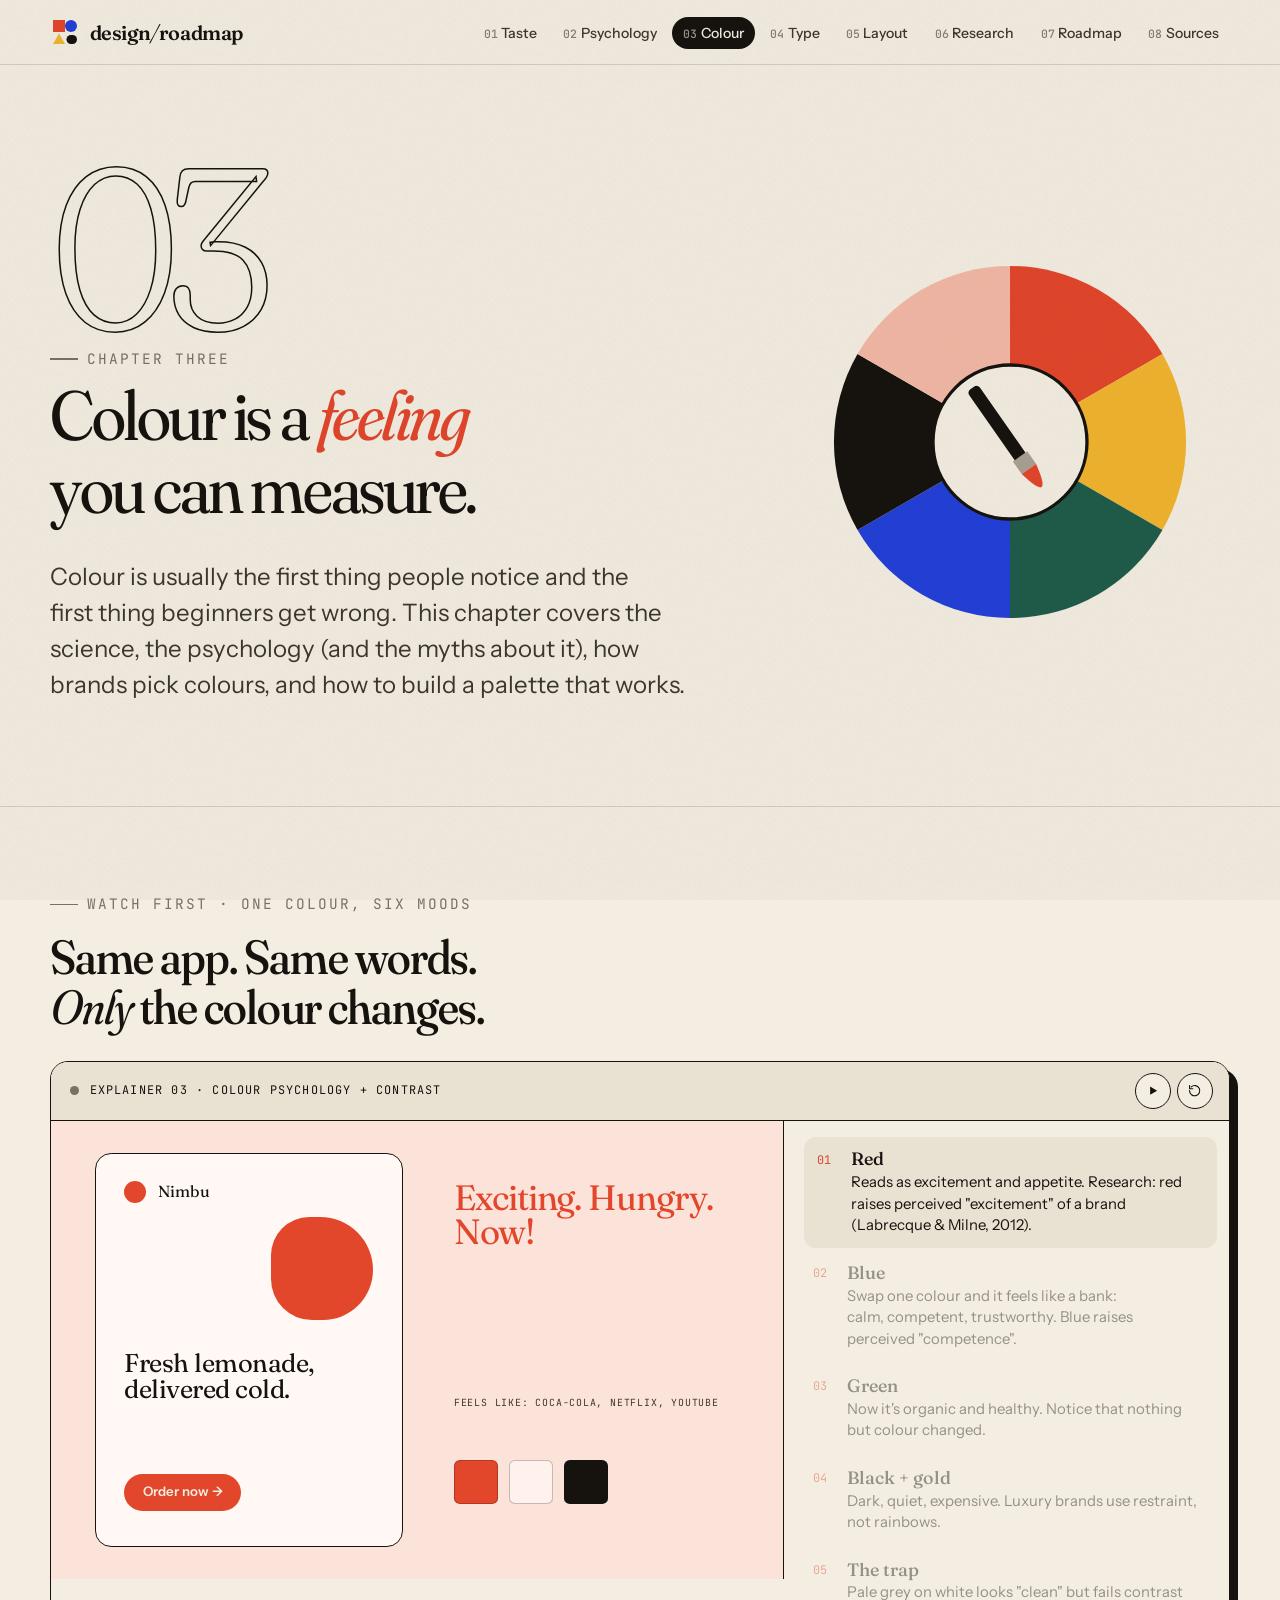
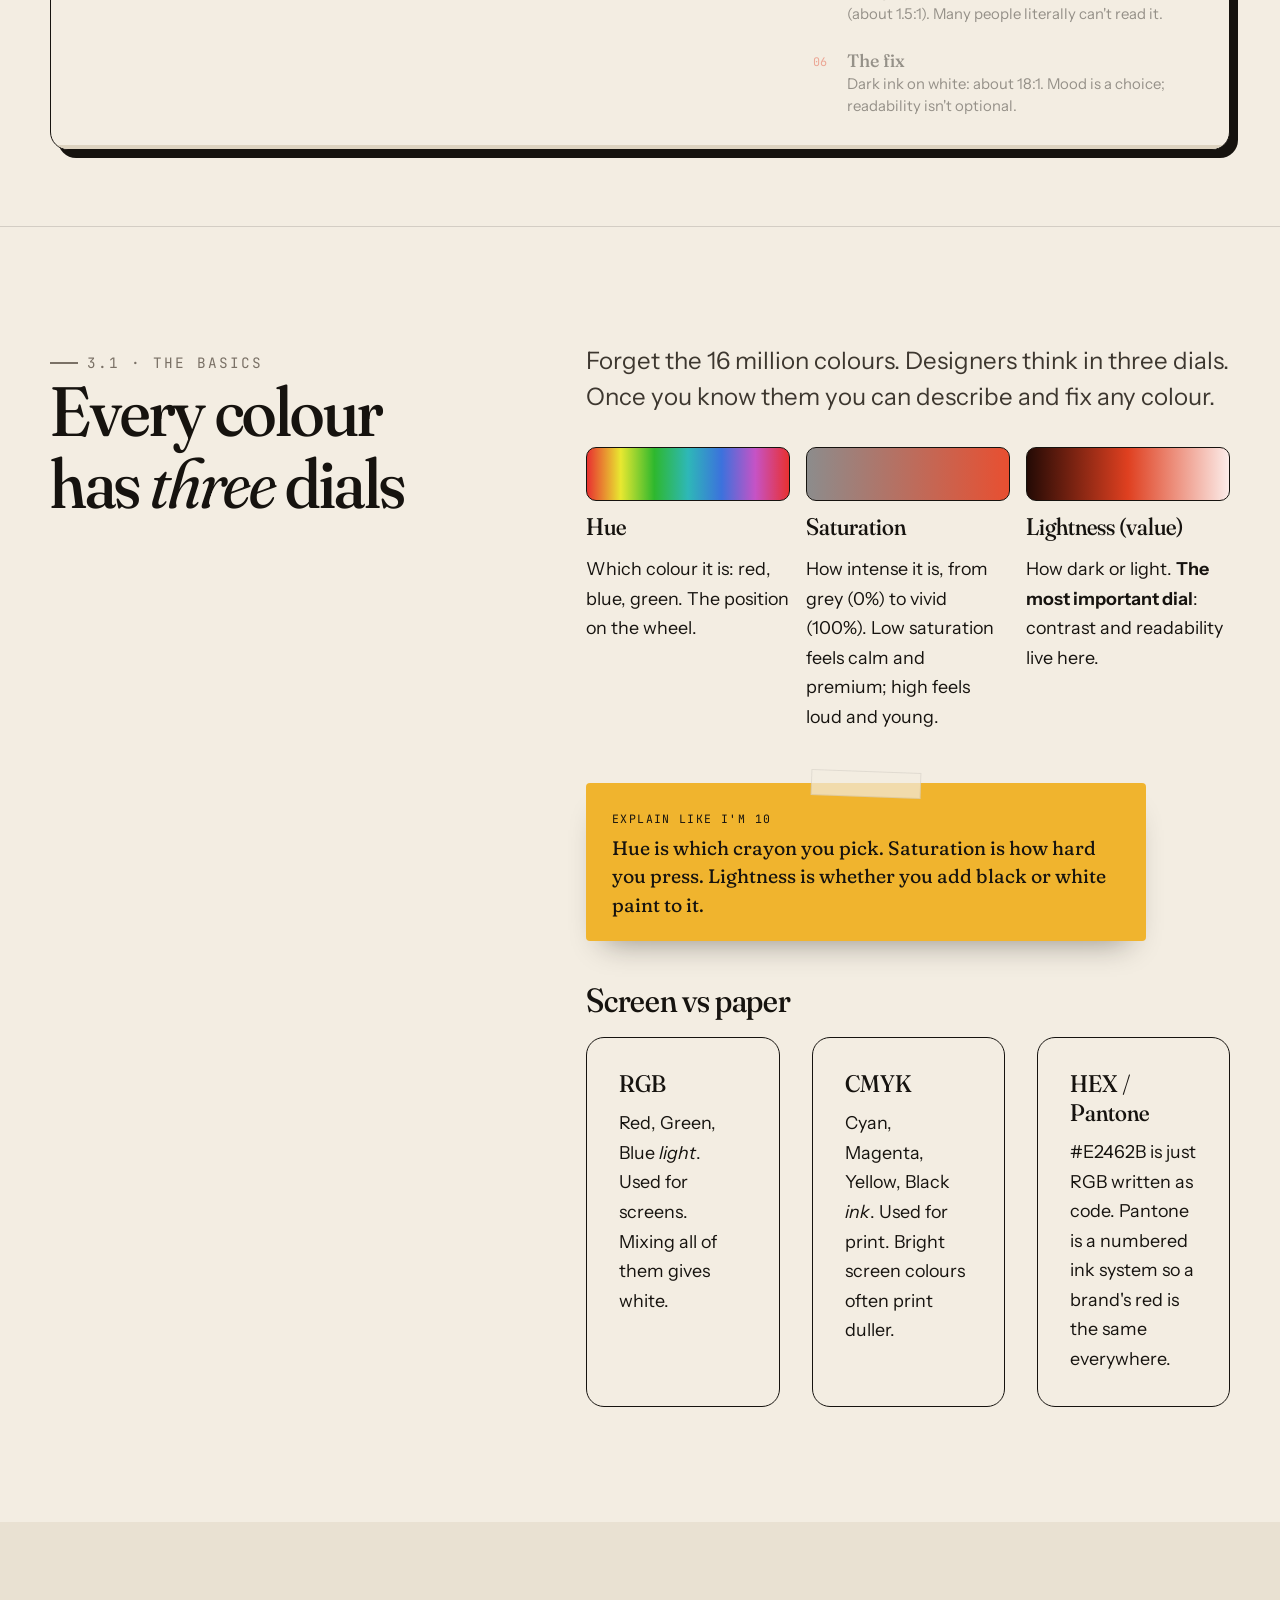
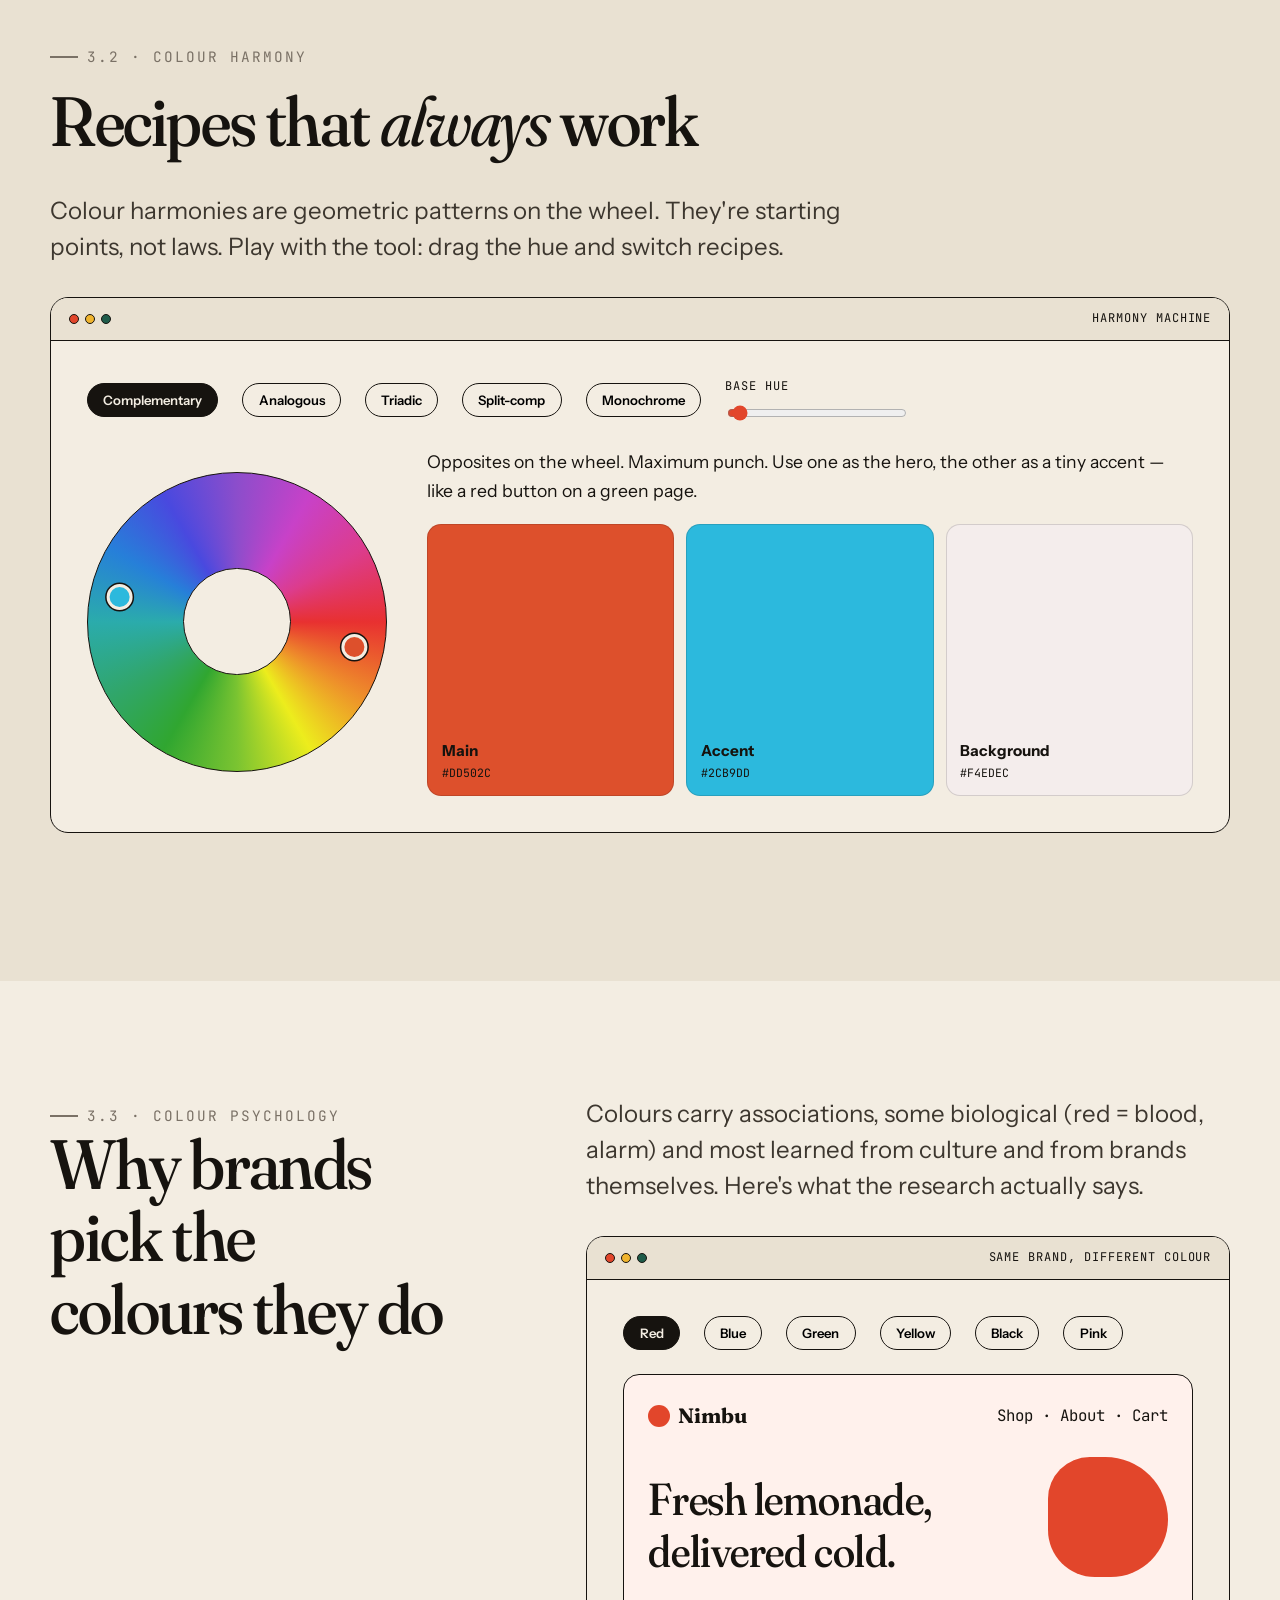
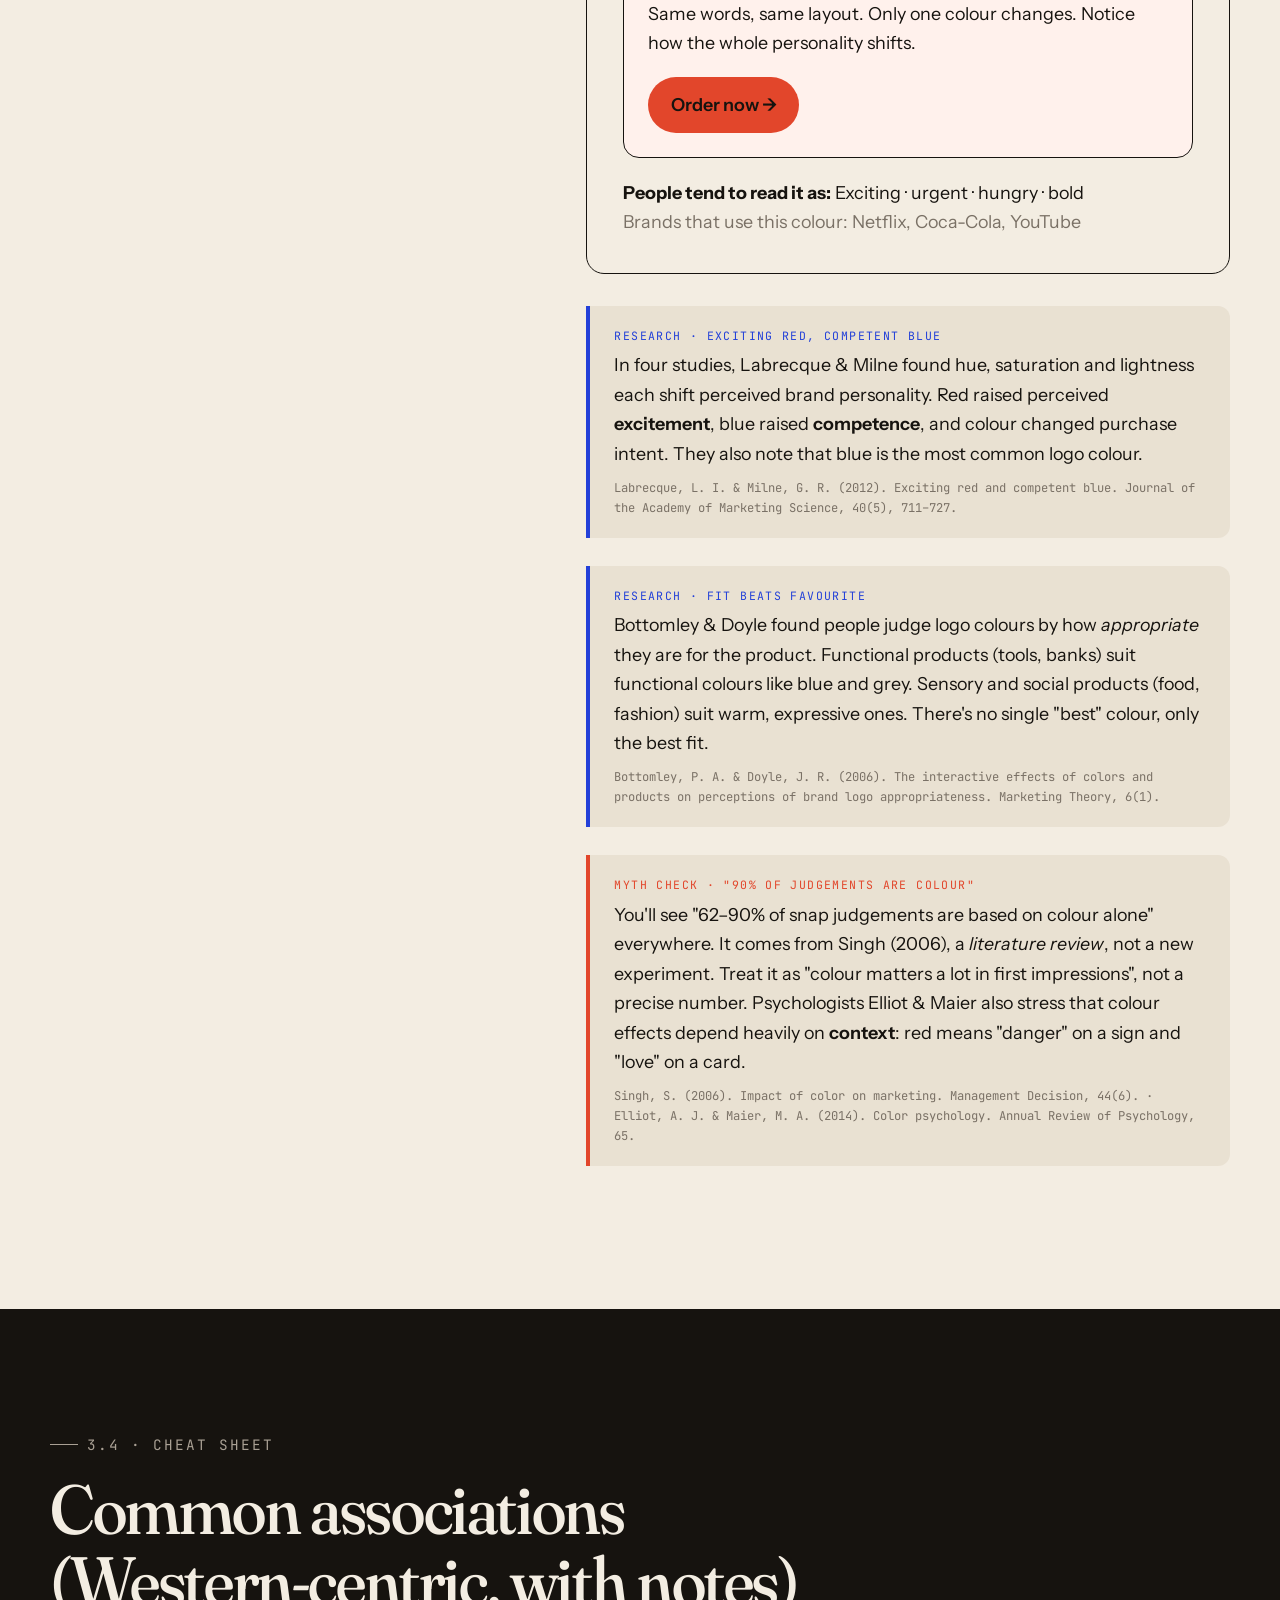
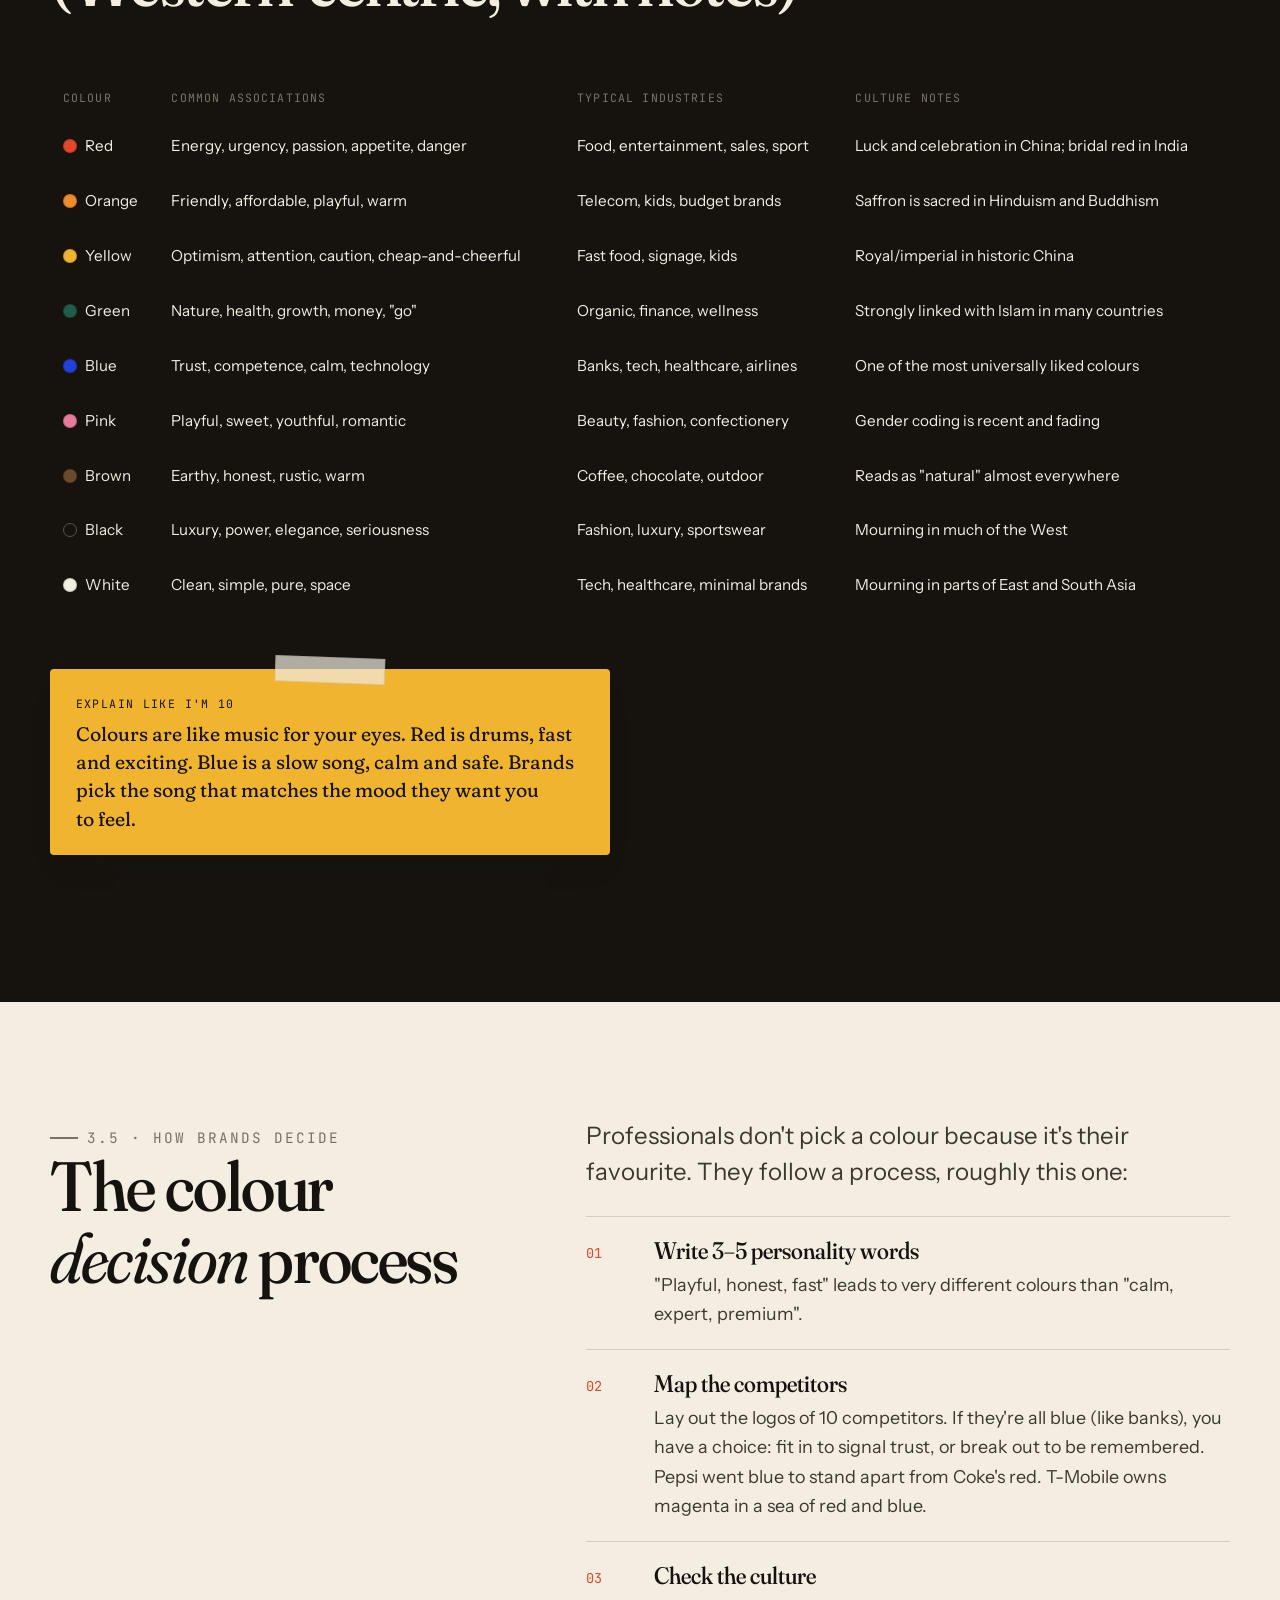
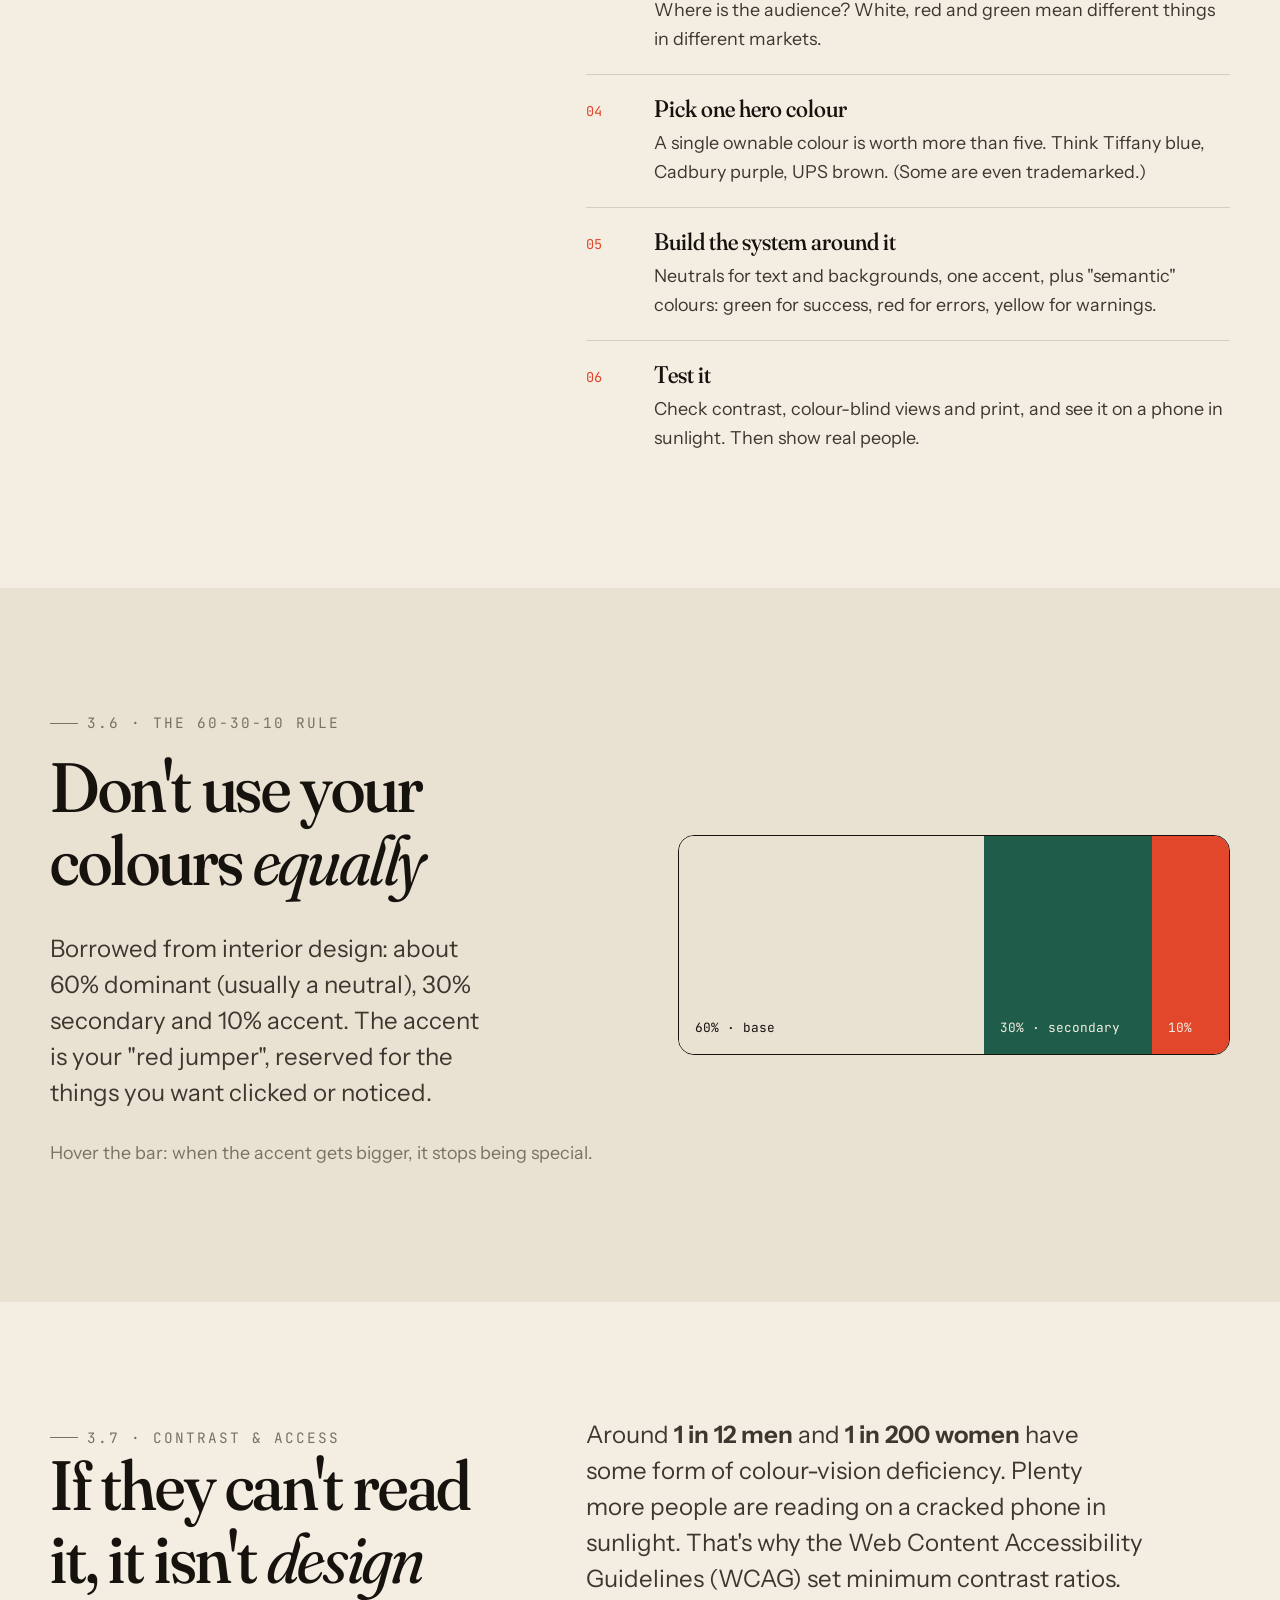
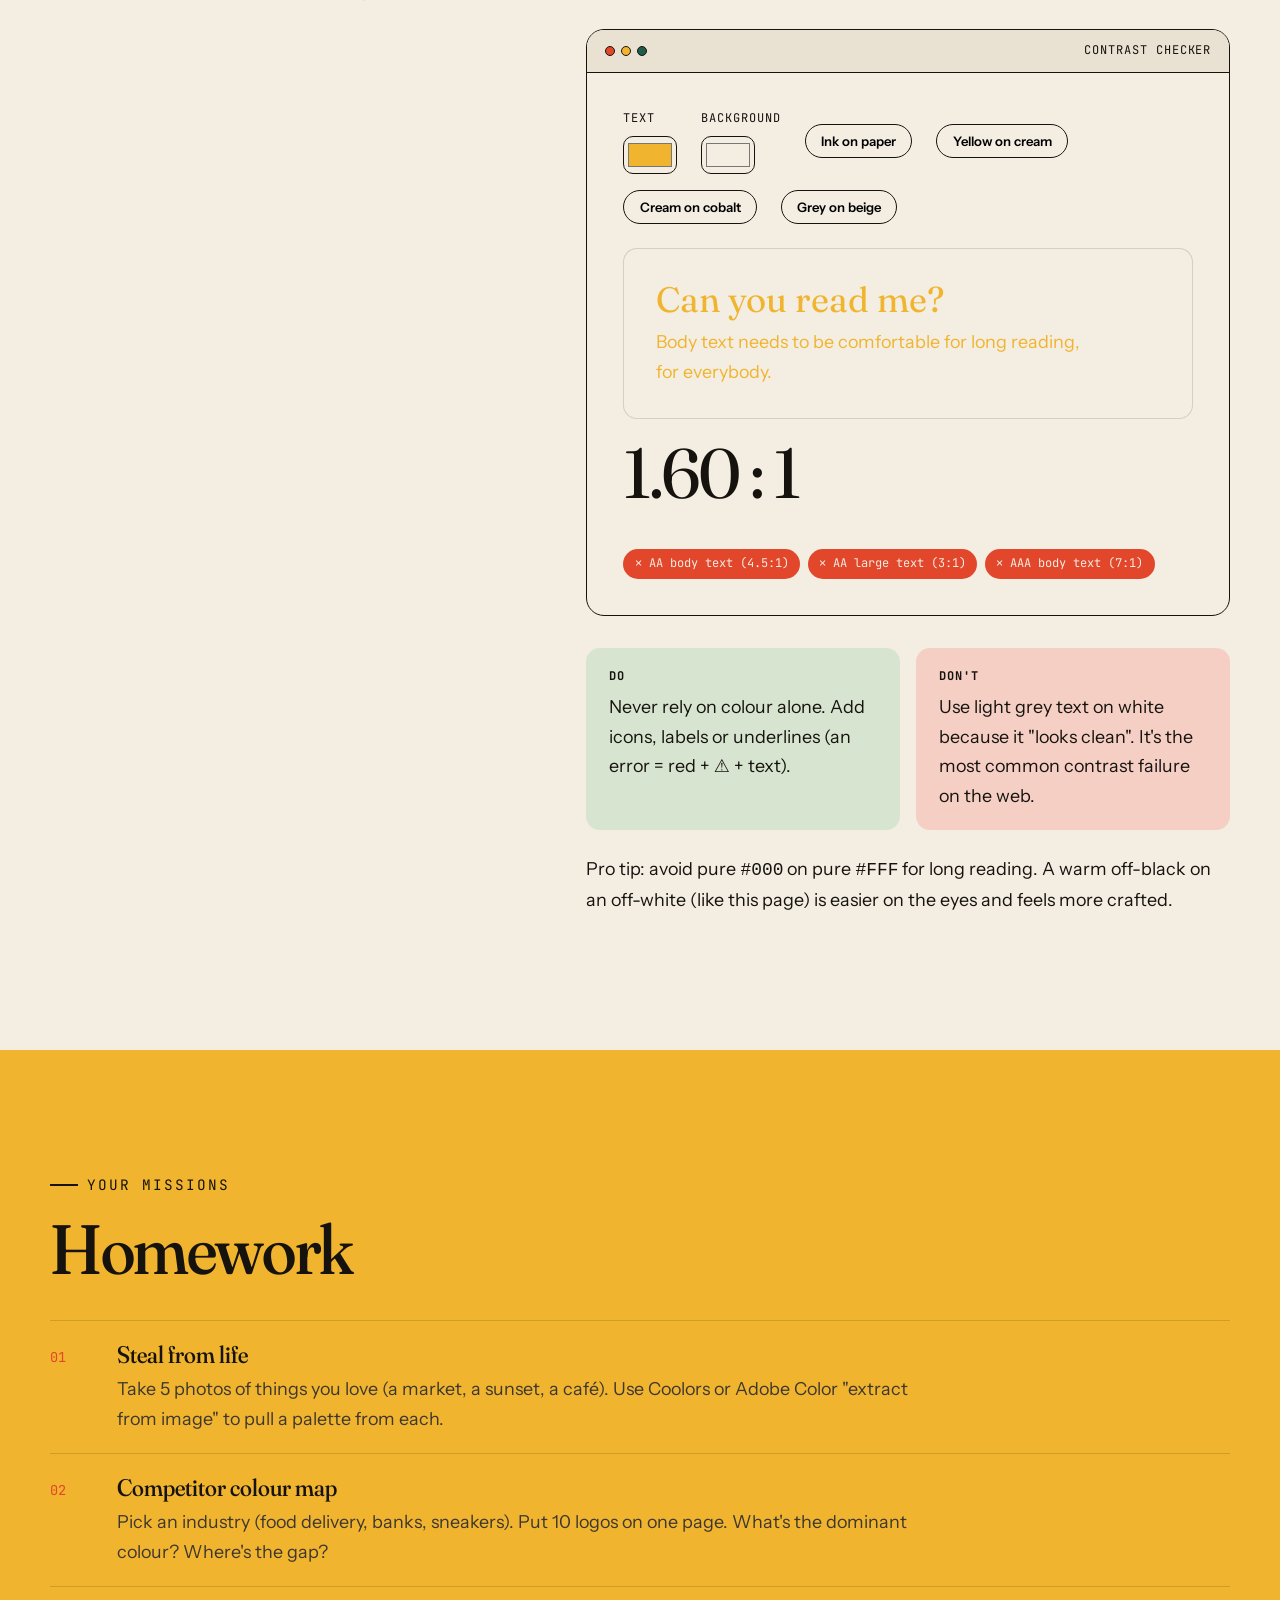
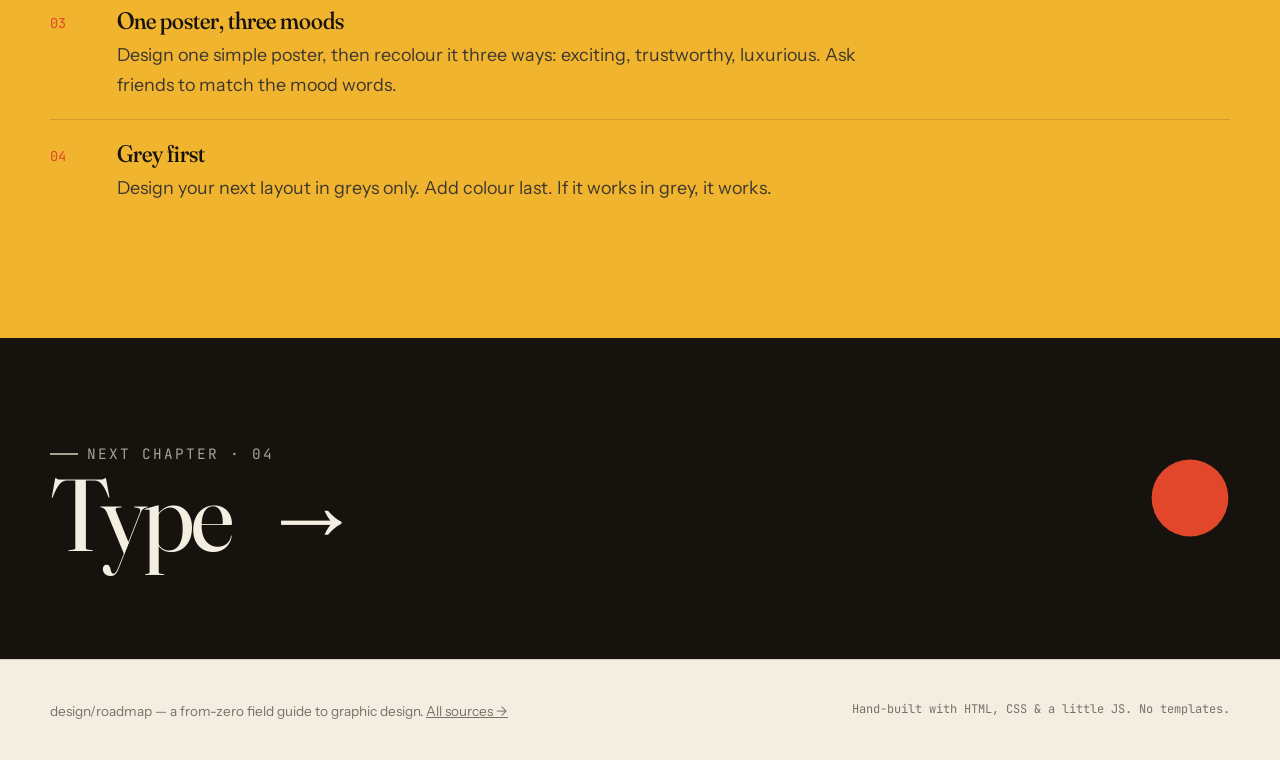
<file: 03-color.html>
<!doctype html>
<html lang="en">
<head>
<meta charset="utf-8">
<meta name="viewport" content="width=device-width, initial-scale=1">
<title>03 · Colour — design/roadmap</title>
<link rel="preconnect" href="https://fonts.googleapis.com">
<link rel="preconnect" href="https://fonts.gstatic.com" crossorigin>
<link rel="stylesheet" href="https://fonts.googleapis.com/css2?family=Fraunces:ital,opsz,wght,SOFT@0,9..144,300..900,0..100;1,9..144,300..900,0..100&family=Instrument+Sans:ital,wght@0,400..700;1,400..700&family=JetBrains+Mono:wght@400;600&display=swap">
<link rel="icon" href="assets/favicon.svg" type="image/svg+xml">
<link rel="apple-touch-icon" href="assets/apple-touch-icon.png">
<meta name="theme-color" content="#F3EDE2">
<meta property="og:title" content="design/roadmap: learn graphic design from absolute zero">
<meta property="og:description" content="A research-backed, explain-like-I'm-10 field guide to graphic design, with animated explainers and a 12-month roadmap.">
<meta property="og:image" content="assets/og.png">
<meta name="twitter:card" content="summary_large_image">
<link rel="stylesheet" href="assets/style.css?v=4">
<style>
  .hsv { display:grid; grid-template-columns: repeat(3,1fr); gap:1rem; }
  .hsv .bar { height: 54px; border-radius: 10px; border:1.5px solid var(--ink); }
  @media (max-width:700px){ .hsv{grid-template-columns:1fr} }
  #brandMock { --m:#E2462B; --mb:#FFF1EC; --mi:#F3EDE2; background: var(--mb); border-radius: 16px; padding: 1.5rem; border:1.5px solid var(--ink); transition: background .6s var(--ease); }
  #brandMock .mk-nav { display:flex; justify-content:space-between; align-items:center; margin-bottom:2.5rem; font-weight:700; }
  #brandMock .mk-logo { display:flex; gap:.5rem; align-items:center; font-family: var(--display); font-size:1.3rem; }
  #brandMock .mk-logo i { width:22px; height:22px; border-radius:50%; background:var(--m); transition: background .6s var(--ease); }
  #brandMock h3 { font-size: clamp(1.8rem, 4vw, 2.8rem); max-width: 14ch; }
  #brandMock .mk-btn { display:inline-block; background:var(--m); color:var(--mi); padding:.8rem 1.4rem; border-radius:999px; font-weight:600; transition: background .6s var(--ease), color .6s; }
  #brandMock .mk-blob { width:120px; height:120px; border-radius: 40% 60% 55% 45%; background: var(--m); float:right; margin: -1rem 0 0 1rem; transition: background .6s var(--ease); animation: spin 18s linear infinite; }
  .r631 { display:flex; height: 220px; border-radius: 16px; overflow: hidden; border:1.5px solid var(--ink); }
  .r631 div { display:flex; align-items:flex-end; padding:1rem; font-family:var(--mono); font-size:.8rem; transition: flex .8s var(--ease); }
  .r631:hover div:nth-child(1){ flex: 5 !important; }
</style>
</head>
<body data-page="03-color.html">
<header id="nav"></header>
<main>

<header class="chap">
  <div class="wrap chap__grid">
    <div>
      <div class="chap__num">03</div>
      <span class="kicker">Chapter three</span>
      <h1>Colour is a <em class="serif-i hl-red">feeling</em> you can measure.</h1>
      <p class="lede">Colour is usually the first thing people notice and the first thing beginners get wrong. This chapter covers the science, the psychology (and the myths about it), how brands pick colours, and how to build a palette that works.</p>
    </div>
    <svg class="chap__art" viewBox="0 0 400 400" aria-hidden="true">
      <g class="spin">
        <path d="M200 200 L200 40 A160 160 0 0 1 338.6 120Z" fill="#E2462B"/>
        <path d="M200 200 L338.6 120 A160 160 0 0 1 338.6 280Z" fill="#F0B42E"/>
        <path d="M200 200 L338.6 280 A160 160 0 0 1 200 360Z" fill="#1F5C4A"/>
        <path d="M200 200 L200 360 A160 160 0 0 1 61.4 280Z" fill="#2340D8"/>
        <path d="M200 200 L61.4 280 A160 160 0 0 1 61.4 120Z" fill="#16130F"/>
        <path d="M200 200 L61.4 120 A160 160 0 0 1 200 40Z" fill="#F2B8A6"/>
      </g>
      <circle cx="200" cy="200" r="70" fill="#F3EDE2" stroke="#16130F" stroke-width="3"/>
      <!-- paintbrush -->
      <g transform="translate(200 200) rotate(-35)"><g class="float d1">
        <rect x="-6" y="-60" width="12" height="80" rx="4" fill="#16130F"/>
        <rect x="-8" y="16" width="16" height="14" fill="#A9A094"/>
        <path d="M-8 30 Q0 70 8 30Z" fill="#E2462B"/>
      </g></g>
    </svg>
  </div>
</header>

<!-- MOTION EXPLAINER -->
<section class="ex-sec ">
  <div class="wrap">
    <span class="kicker">Watch first · one colour, six moods</span>
    <h2 class="rv">Same app. Same words. <em class="serif-i">Only</em> the colour changes.</h2>
    <figure class="ex rv" data-dur="3800">
      <div class="ex__head">
        <span class="ex__title"><span class="ex__rec"></span>Explainer 03 · colour psychology + contrast</span>
        <div class="ex__ctrl">
          <button type="button" data-ex-play aria-label="Play or pause"><svg class="ic i-play" aria-hidden="true"><use href="#i-play"/></svg><svg class="ic i-pause" aria-hidden="true"><use href="#i-pause"/></svg></button>
          <button type="button" data-ex-replay aria-label="Replay from the start"><svg class="ic " aria-hidden="true"><use href="#i-replay"/></svg></button>
        </div>
      </div>
      <div class="ex__body">
        <div class="ex__stage" data-k='[{"bg": "#FBE3DA"}, {"bg": "#DDE3FB"}, {"bg": "#D9EAE0"}, {"bg": "#16130F"}, {"bg": "#F3EDE2"}, {"bg": "#F3EDE2"}]'>
          <div class="o " style="border:1.5px solid #16130F;border-radius:2.2cqw;" data-k='[{"x": 6, "y": 7, "w": 42, "h": 86, "bg": "#FFF8F5", "bc": "#16130F"}, {"bg": "#F7F9FF", "bc": "#16130F"}, {"bg": "#F5FAF6", "bc": "#16130F"}, {"bg": "#1E1A16", "bc": "#3a342c"}, {"bg": "#FFFFFF", "bc": "#16130F"}, {"bg": "#FFFFFF", "bc": "#16130F"}]'></div><div class="o " style="border-radius:50%;" data-k='[{"x": 10, "y": 13, "w": 3, "h": 4.8, "bg": "#E2462B"}, {"bg": "#2340D8"}, {"bg": "#1F5C4A"}, {"bg": "#F3EDE2"}, {"bg": "#16130F"}, {"bg": "#16130F"}]'></div><div class="o tx" style="" data-k='[{"x": 14.6, "y": 13.6, "fs": 2.2, "c": "#16130F"}, {"c": "#16130F"}, {"c": "#16130F"}, {"c": "#F3EDE2"}, {"c": "#16130F"}, {"c": "#16130F"}]'>Nimbu</div><div class="o " style="" data-k='[{"x": 30, "y": 21, "w": 14, "h": 22.4, "bg": "#E2462B", "br": "42% 58% 55% 45%", "r": 0}, {"bg": "#2340D8", "br": "50%", "r": 25}, {"bg": "#1F5C4A", "br": "45% 55% 40% 60%", "r": 50}, {"bg": "#C9A86A", "br": "8%", "r": 75}, {"bg": "#EDE8E0", "br": "50%", "r": 100}, {"bg": "#F0B42E", "br": "50%", "r": 125}]'></div><div class="o tx" style="white-space:normal;line-height:1.02;letter-spacing:-.02em;" data-k='[{"x": 10, "y": 50, "w": 34, "fs": 3.5, "c": "#16130F"}, {"c": "#16130F"}, {"c": "#16130F"}, {"c": "#F3EDE2"}, {"c": "#DDD5C9"}, {"c": "#16130F"}]'>Fresh lemonade, delivered cold.</div><div class="o pill" style="padding:0 1.4em;" data-k='[{"x": 10, "y": 77, "h": 8, "fs": 1.8, "bg": "#E2462B", "c": "#F3EDE2"}, {"bg": "#2340D8", "c": "#F3EDE2"}, {"bg": "#1F5C4A", "c": "#F3EDE2"}, {"bg": "#C9A86A", "c": "#16130F"}, {"bg": "#E9E4DC", "c": "#FFFFFF"}, {"bg": "#16130F", "c": "#F3EDE2"}]'>Order now →</div><div class="o tx" style="white-space:normal;line-height:.98;letter-spacing:-.03em;" data-k='[{"x": 55, "y": 13, "w": 40, "fs": 4.8, "t": "Exciting. Hungry. Now!", "c": "#E2462B"}, {"t": "Calm. Trusted. Competent.", "c": "#2340D8"}, {"t": "Fresh. Natural. Healthy.", "c": "#1F5C4A"}, {"t": "Luxury. Power. Quiet.", "c": "#F3EDE2"}, {"t": "Pretty? Unreadable.", "c": "#E2462B"}, {"t": "Readable. Always.", "c": "#1F5C4A"}]'>Exciting. Hungry. Now!</div><div class="o mn" style="white-space:normal;line-height:1.5;" data-k='[{"x": 55, "y": 60, "w": 38, "fs": 1.35, "t": "Feels like: Coca-Cola, Netflix, YouTube", "c": "#3D372F"}, {"t": "Feels like: Visa, IBM, most banks", "c": "#3D372F"}, {"t": "Feels like: Whole Foods, Spotify", "c": "#3D372F"}, {"t": "Feels like: Chanel, high-end watches", "c": "#A9A094"}, {"t": "Contrast ≈ 1.5 : 1 — fails WCAG", "c": "#3D372F"}, {"t": "Contrast ≈ 18 : 1 — passes AAA", "c": "#3D372F"}]'>Feels like: Coca-Cola, Netflix, YouTube</div><div class="o " style="border:1.5px solid rgba(22,19,15,.25);border-radius:.8cqw;" data-k='[{"x": 55.0, "y": 74, "w": 6, "h": 9.6, "bg": "#E2462B", "d": 0}, {"bg": "#2340D8"}, {"bg": "#1F5C4A"}, {"bg": "#16130F"}, {"bg": "#FFFFFF"}, {"bg": "#FFFFFF"}]'></div><div class="o " style="border:1.5px solid rgba(22,19,15,.25);border-radius:.8cqw;" data-k='[{"x": 62.5, "y": 74, "w": 6, "h": 9.6, "bg": "#FFF1EC", "d": 90}, {"bg": "#EEF1FF"}, {"bg": "#EAF3EE"}, {"bg": "#C9A86A"}, {"bg": "#DDD5C9"}, {"bg": "#16130F"}]'></div><div class="o " style="border:1.5px solid rgba(22,19,15,.25);border-radius:.8cqw;" data-k='[{"x": 70.0, "y": 74, "w": 6, "h": 9.6, "bg": "#16130F", "d": 180}, {"bg": "#16130F"}, {"bg": "#16130F"}, {"bg": "#F3EDE2"}, {"bg": "#E9E4DC"}, {"bg": "#E2462B"}]'></div>
        </div>
        <ol class="ex__caps"><li><span><b>Red</b>Reads as excitement and appetite. Research: red raises perceived "excitement" of a brand (Labrecque &amp; Milne, 2012).</span></li><li><span><b>Blue</b>Swap one colour and it feels like a bank: calm, competent, trustworthy. Blue raises perceived "competence".</span></li><li><span><b>Green</b>Now it's organic and healthy. Notice that nothing but colour changed.</span></li><li><span><b>Black + gold</b>Dark, quiet, expensive. Luxury brands use restraint, not rainbows.</span></li><li><span><b>The trap</b>Pale grey on white looks "clean" but fails contrast (about 1.5:1). Many people literally can't read it.</span></li><li><span><b>The fix</b>Dark ink on white: about 18:1. Mood is a choice; readability isn't optional.</span></li></ol>
      </div>
      <div class="ex__bar"><i></i></div>
    </figure>
  </div>
</section>



<section>
  <div class="wrap split">
    <div class="sticky"><span class="kicker">3.1 · The basics</span><h2 class="rv">Every colour has <em class="serif-i">three</em> dials</h2></div>
    <div>
      <p class="lede rv">Forget the 16 million colours. Designers think in three dials. Once you know them you can describe and fix any colour.</p>
      <div class="hsv rv" style="margin:2rem 0">
        <div><div class="bar" style="background:linear-gradient(90deg,hsl(0 80% 55%),hsl(60 80% 55%),hsl(120 60% 45%),hsl(180 60% 45%),hsl(220 70% 55%),hsl(300 50% 55%),hsl(360 80% 55%))"></div><h4 style="margin-top:.8rem">Hue</h4><p>Which colour it is: red, blue, green. The position on the wheel.</p></div>
        <div><div class="bar" style="background:linear-gradient(90deg,hsl(10 0% 55%),hsl(10 80% 55%))"></div><h4 style="margin-top:.8rem">Saturation</h4><p>How intense it is, from grey (0%) to vivid (100%). Low saturation feels calm and premium; high feels loud and young.</p></div>
        <div><div class="bar" style="background:linear-gradient(90deg,hsl(10 75% 8%),hsl(10 75% 50%),hsl(10 75% 95%))"></div><h4 style="margin-top:.8rem">Lightness (value)</h4><p>How dark or light. <strong>The most important dial</strong>: contrast and readability live here.</p></div>
      </div>
      <div class="eli rv">
        <span class="eli__label">Explain like I'm 10</span>
        <p>Hue is which crayon you pick. Saturation is how hard you press. Lightness is whether you add black or white paint to it.</p>
      </div>
      <h3 class="rv" style="margin-top:2.5rem">Screen vs paper</h3>
      <div class="grid g3 rv">
        <div class="card card--flat"><h4>RGB</h4><p>Red, Green, Blue <em>light</em>. Used for screens. Mixing all of them gives white.</p></div>
        <div class="card card--flat"><h4>CMYK</h4><p>Cyan, Magenta, Yellow, Black <em>ink</em>. Used for print. Bright screen colours often print duller.</p></div>
        <div class="card card--flat"><h4>HEX / Pantone</h4><p>#E2462B is just RGB written as code. Pantone is a numbered ink system so a brand's red is the same everywhere.</p></div>
      </div>
    </div>
  </div>
</section>

<section class="band-2">
  <div class="wrap">
    <span class="kicker">3.2 · Colour harmony</span>
    <h2 class="rv" style="margin-top:1rem;max-width:16ch">Recipes that <em class="serif-i">always</em> work</h2>
    <p class="lede rv">Colour harmonies are geometric patterns on the wheel. They're starting points, not laws. Play with the tool: drag the hue and switch recipes.</p>
    <div class="demo rv">
      <div class="demo__bar"><span class="dots"><i></i><i></i><i></i></span><span>Harmony machine</span></div>
      <div class="demo__body">
        <div class="controls">
          <button class="chip on" data-harmony="complementary">Complementary</button>
          <button class="chip" data-harmony="analogous">Analogous</button>
          <button class="chip" data-harmony="triadic">Triadic</button>
          <button class="chip" data-harmony="split">Split-comp</button>
          <button class="chip" data-harmony="monochrome">Monochrome</button>
          <label>Base hue <input type="range" id="hue" min="0" max="359" value="12"></label>
        </div>
        <div class="wheel-wrap">
          <div class="wheel" id="wheel"></div>
          <div>
            <p id="harmonyNote" style="font-size:1.1rem"></p>
            <div class="swatches" id="harmonySwatches"></div>
          </div>
        </div>
      </div>
    </div>
  </div>
</section>

<section>
  <div class="wrap split">
    <div class="sticky"><span class="kicker">3.3 · Colour psychology</span><h2 class="rv">Why brands pick the colours they do</h2></div>
    <div>
      <p class="lede rv">Colours carry associations, some biological (red = blood, alarm) and most learned from culture and from brands themselves. Here's what the research actually says.</p>
      <div class="demo rv">
        <div class="demo__bar"><span class="dots"><i></i><i></i><i></i></span><span>Same brand, different colour</span></div>
        <div class="demo__body">
          <div class="controls">
            <button class="chip" data-mood="red">Red</button><button class="chip" data-mood="blue">Blue</button><button class="chip" data-mood="green">Green</button><button class="chip" data-mood="yellow">Yellow</button><button class="chip" data-mood="black">Black</button><button class="chip" data-mood="pink">Pink</button>
          </div>
          <div id="brandMock">
            <div class="mk-nav"><span class="mk-logo"><i></i>Nimbu</span><span class="mono" style="font-weight:400">Shop · About · Cart</span></div>
            <div class="mk-blob"></div>
            <h3>Fresh lemonade, delivered cold.</h3>
            <p>Same words, same layout. Only one colour changes. Notice how the whole personality shifts.</p>
            <span class="mk-btn">Order now →</span>
          </div>
          <p id="brandWords" style="margin:1.25rem 0 0"></p>
        </div>
      </div>
      <div class="study rv">
        <span class="study__label">Research · Exciting red, competent blue</span>
        <p>In four studies, Labrecque &amp; Milne found hue, saturation and lightness each shift perceived brand personality. Red raised perceived <strong>excitement</strong>, blue raised <strong>competence</strong>, and colour changed purchase intent. They also note that blue is the most common logo colour.</p>
        <cite>Labrecque, L. I. &amp; Milne, G. R. (2012). Exciting red and competent blue. Journal of the Academy of Marketing Science, 40(5), 711–727.</cite>
      </div>
      <div class="study rv">
        <span class="study__label">Research · Fit beats favourite</span>
        <p>Bottomley &amp; Doyle found people judge logo colours by how <em>appropriate</em> they are for the product. Functional products (tools, banks) suit functional colours like blue and grey. Sensory and social products (food, fashion) suit warm, expressive ones. There's no single "best" colour, only the best fit.</p>
        <cite>Bottomley, P. A. &amp; Doyle, J. R. (2006). The interactive effects of colors and products on perceptions of brand logo appropriateness. Marketing Theory, 6(1).</cite>
      </div>
      <div class="study study--warn rv">
        <span class="study__label">Myth check · "90% of judgements are colour"</span>
        <p>You'll see "62–90% of snap judgements are based on colour alone" everywhere. It comes from Singh (2006), a <em>literature review</em>, not a new experiment. Treat it as "colour matters a lot in first impressions", not a precise number. Psychologists Elliot &amp; Maier also stress that colour effects depend heavily on <strong>context</strong>: red means "danger" on a sign and "love" on a card.</p>
        <cite>Singh, S. (2006). Impact of color on marketing. Management Decision, 44(6). · Elliot, A. J. &amp; Maier, M. A. (2014). Color psychology. Annual Review of Psychology, 65.</cite>
      </div>
    </div>
  </div>
</section>

<section class="band-ink">
  <div class="wrap">
    <span class="kicker">3.4 · Cheat sheet</span>
    <h2 class="rv" style="margin-top:1rem">Common associations (Western-centric, with notes)</h2>
    <div class="tbl-wrap rv">
    <table class="tbl" style="color:var(--paper)">
      <thead><tr><th>Colour</th><th>Common associations</th><th>Typical industries</th><th>Culture notes</th></tr></thead>
      <tbody>
        <tr><td><span class="dot" style="background:#E2462B"></span>Red</td><td>Energy, urgency, passion, appetite, danger</td><td>Food, entertainment, sales, sport</td><td>Luck and celebration in China; bridal red in India</td></tr>
        <tr><td><span class="dot" style="background:#F08A2B"></span>Orange</td><td>Friendly, affordable, playful, warm</td><td>Telecom, kids, budget brands</td><td>Saffron is sacred in Hinduism and Buddhism</td></tr>
        <tr><td><span class="dot" style="background:#F0B42E"></span>Yellow</td><td>Optimism, attention, caution, cheap-and-cheerful</td><td>Fast food, signage, kids</td><td>Royal/imperial in historic China</td></tr>
        <tr><td><span class="dot" style="background:#1F5C4A"></span>Green</td><td>Nature, health, growth, money, "go"</td><td>Organic, finance, wellness</td><td>Strongly linked with Islam in many countries</td></tr>
        <tr><td><span class="dot" style="background:#2340D8"></span>Blue</td><td>Trust, competence, calm, technology</td><td>Banks, tech, healthcare, airlines</td><td>One of the most universally liked colours</td></tr>
        <tr><td><span class="dot" style="background:#E77A9A"></span>Pink</td><td>Playful, sweet, youthful, romantic</td><td>Beauty, fashion, confectionery</td><td>Gender coding is recent and fading</td></tr>
        <tr><td><span class="dot" style="background:#6B4A2B"></span>Brown</td><td>Earthy, honest, rustic, warm</td><td>Coffee, chocolate, outdoor</td><td>Reads as "natural" almost everywhere</td></tr>
        <tr><td><span class="dot" style="background:#16130F;border-color:#555"></span>Black</td><td>Luxury, power, elegance, seriousness</td><td>Fashion, luxury, sportswear</td><td>Mourning in much of the West</td></tr>
        <tr><td><span class="dot" style="background:#F3EDE2"></span>White</td><td>Clean, simple, pure, space</td><td>Tech, healthcare, minimal brands</td><td>Mourning in parts of East and South Asia</td></tr>
      </tbody>
    </table>
    </div>
    <div class="eli rv" style="color:var(--ink)">
      <span class="eli__label">Explain like I'm 10</span>
      <p>Colours are like music for your eyes. Red is drums, fast and exciting. Blue is a slow song, calm and safe. Brands pick the song that matches the mood they want you to feel.</p>
    </div>
  </div>
</section>

<section>
  <div class="wrap split">
    <div class="sticky"><span class="kicker">3.5 · How brands decide</span><h2 class="rv">The colour <em class="serif-i">decision</em> process</h2></div>
    <div>
      <p class="lede rv">Professionals don't pick a colour because it's their favourite. They follow a process, roughly this one:</p>
      <ol class="steps">
        <li class="rv"><div><h4>Write 3–5 personality words</h4><p>"Playful, honest, fast" leads to very different colours than "calm, expert, premium".</p></div></li>
        <li class="rv"><div><h4>Map the competitors</h4><p>Lay out the logos of 10 competitors. If they're all blue (like banks), you have a choice: fit in to signal trust, or break out to be remembered. Pepsi went blue to stand apart from Coke's red. T-Mobile owns magenta in a sea of red and blue.</p></div></li>
        <li class="rv"><div><h4>Check the culture</h4><p>Where is the audience? White, red and green mean different things in different markets.</p></div></li>
        <li class="rv"><div><h4>Pick one hero colour</h4><p>A single ownable colour is worth more than five. Think Tiffany blue, Cadbury purple, UPS brown. (Some are even trademarked.)</p></div></li>
        <li class="rv"><div><h4>Build the system around it</h4><p>Neutrals for text and backgrounds, one accent, plus "semantic" colours: green for success, red for errors, yellow for warnings.</p></div></li>
        <li class="rv"><div><h4>Test it</h4><p>Check contrast, colour-blind views and print, and see it on a phone in sunlight. Then show real people.</p></div></li>
      </ol>
    </div>
  </div>
</section>

<section class="band-2">
  <div class="wrap split--even split">
    <div class="rv">
      <span class="kicker">3.6 · The 60-30-10 rule</span>
      <h2 style="margin-top:1rem">Don't use your colours <em class="serif-i">equally</em></h2>
      <p class="lede">Borrowed from interior design: about 60% dominant (usually a neutral), 30% secondary and 10% accent. The accent is your "red jumper", reserved for the things you want clicked or noticed.</p>
      <p class="muted">Hover the bar: when the accent gets bigger, it stops being special.</p>
    </div>
    <div class="r631 rv">
      <div style="flex:6;background:var(--paper-2)">60% · base</div>
      <div style="flex:3;background:var(--green);color:var(--paper)">30% · secondary</div>
      <div style="flex:1;background:var(--red);color:var(--paper)">10%</div>
    </div>
  </div>
</section>

<section>
  <div class="wrap split">
    <div class="sticky"><span class="kicker">3.7 · Contrast &amp; access</span><h2 class="rv">If they can't read it, it isn't <em class="serif-i">design</em></h2></div>
    <div>
      <p class="lede rv">Around <strong>1 in 12 men</strong> and <strong>1 in 200 women</strong> have some form of colour-vision deficiency. Plenty more people are reading on a cracked phone in sunlight. That's why the Web Content Accessibility Guidelines (WCAG) set minimum contrast ratios.</p>
      <div class="demo rv">
        <div class="demo__bar"><span class="dots"><i></i><i></i><i></i></span><span>Contrast checker</span></div>
        <div class="demo__body">
          <div class="controls">
            <label>Text <input type="color" id="fg" value="#F0B42E"></label>
            <label>Background <input type="color" id="bg" value="#F3EDE2"></label>
            <button class="chip" data-pair="#16130F,#F3EDE2">Ink on paper</button>
            <button class="chip" data-pair="#F0B42E,#F3EDE2">Yellow on cream</button>
            <button class="chip" data-pair="#F3EDE2,#2340D8">Cream on cobalt</button>
            <button class="chip" data-pair="#7A7166,#E9E1D2">Grey on beige</button>
          </div>
          <div class="contrast-preview" id="contrastPreview">
            <div class="big">Can you read me?</div>
            <p style="margin:0">Body text needs to be comfortable for long reading, for everybody.</p>
          </div>
          <div style="display:flex;align-items:end;gap:1.5rem;flex-wrap:wrap;margin-top:1.25rem">
            <div class="ratio" id="ratio"></div>
            <div class="badges" id="badges"></div>
          </div>
        </div>
      </div>
      <div class="dd rv">
        <div class="do"><b>Do</b>Never rely on colour alone. Add icons, labels or underlines (an error = red + ⚠ + text).</div>
        <div class="dont"><b>Don't</b>Use light grey text on white because it "looks clean". It's the most common contrast failure on the web.</div>
      </div>
      <p class="rv">Pro tip: avoid pure <code>#000</code> on pure <code>#FFF</code> for long reading. A warm off-black on an off-white (like this page) is easier on the eyes and feels more crafted.</p>
    </div>
  </div>
</section>

<section class="band-yellow">
  <div class="wrap">
    <span class="kicker" style="color:var(--ink)">Your missions</span>
    <h2 class="rv" style="margin-top:1rem">Homework</h2>
    <ol class="steps" style="margin-top:2rem">
      <li class="rv"><div><h4>Steal from life</h4><p>Take 5 photos of things you love (a market, a sunset, a café). Use Coolors or Adobe Color "extract from image" to pull a palette from each.</p></div></li>
      <li class="rv"><div><h4>Competitor colour map</h4><p>Pick an industry (food delivery, banks, sneakers). Put 10 logos on one page. What's the dominant colour? Where's the gap?</p></div></li>
      <li class="rv"><div><h4>One poster, three moods</h4><p>Design one simple poster, then recolour it three ways: exciting, trustworthy, luxurious. Ask friends to match the mood words.</p></div></li>
      <li class="rv"><div><h4>Grey first</h4><p>Design your next layout in greys only. Add colour last. If it works in grey, it works.</p></div></li>
    </ol>
  </div>
</section>

</main>
<div id="next"></div>
<footer id="foot"></footer>
<script src="assets/app.js?v=4"></script>
</body>
</html>
</file>
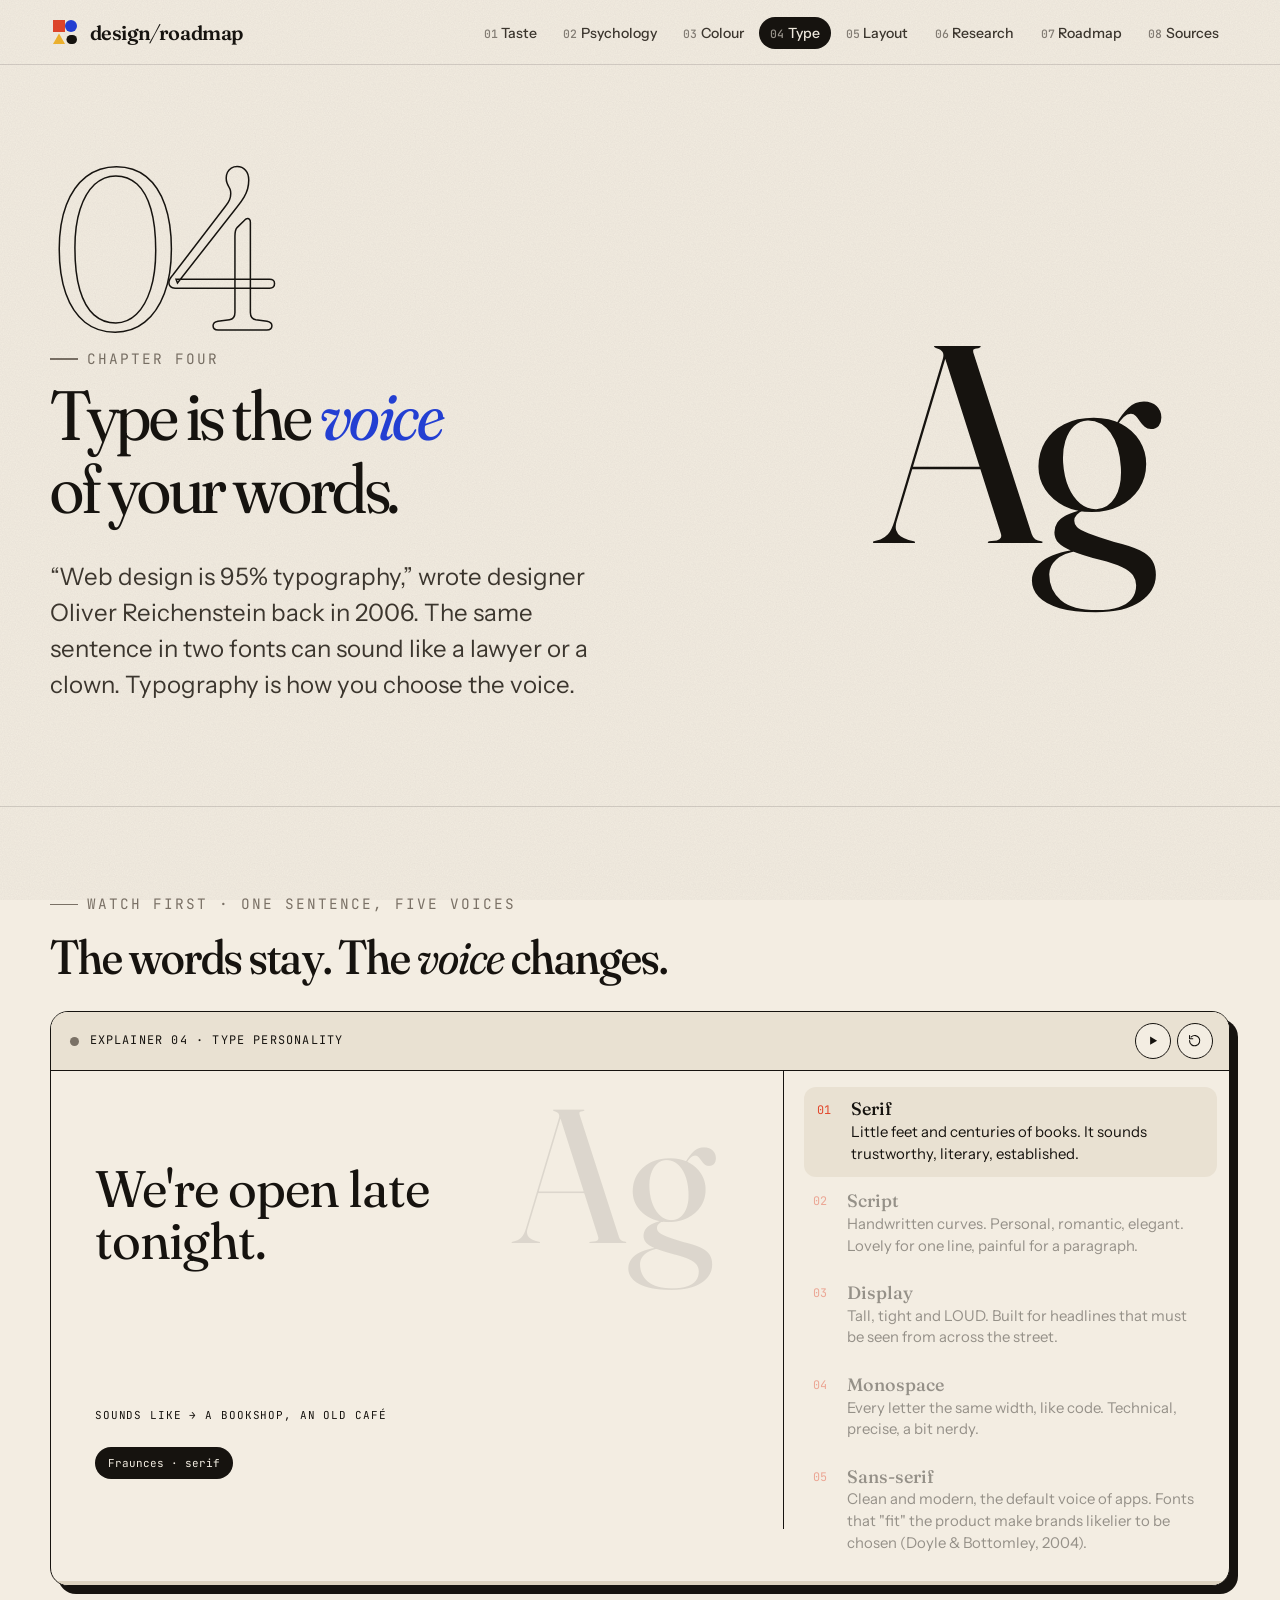
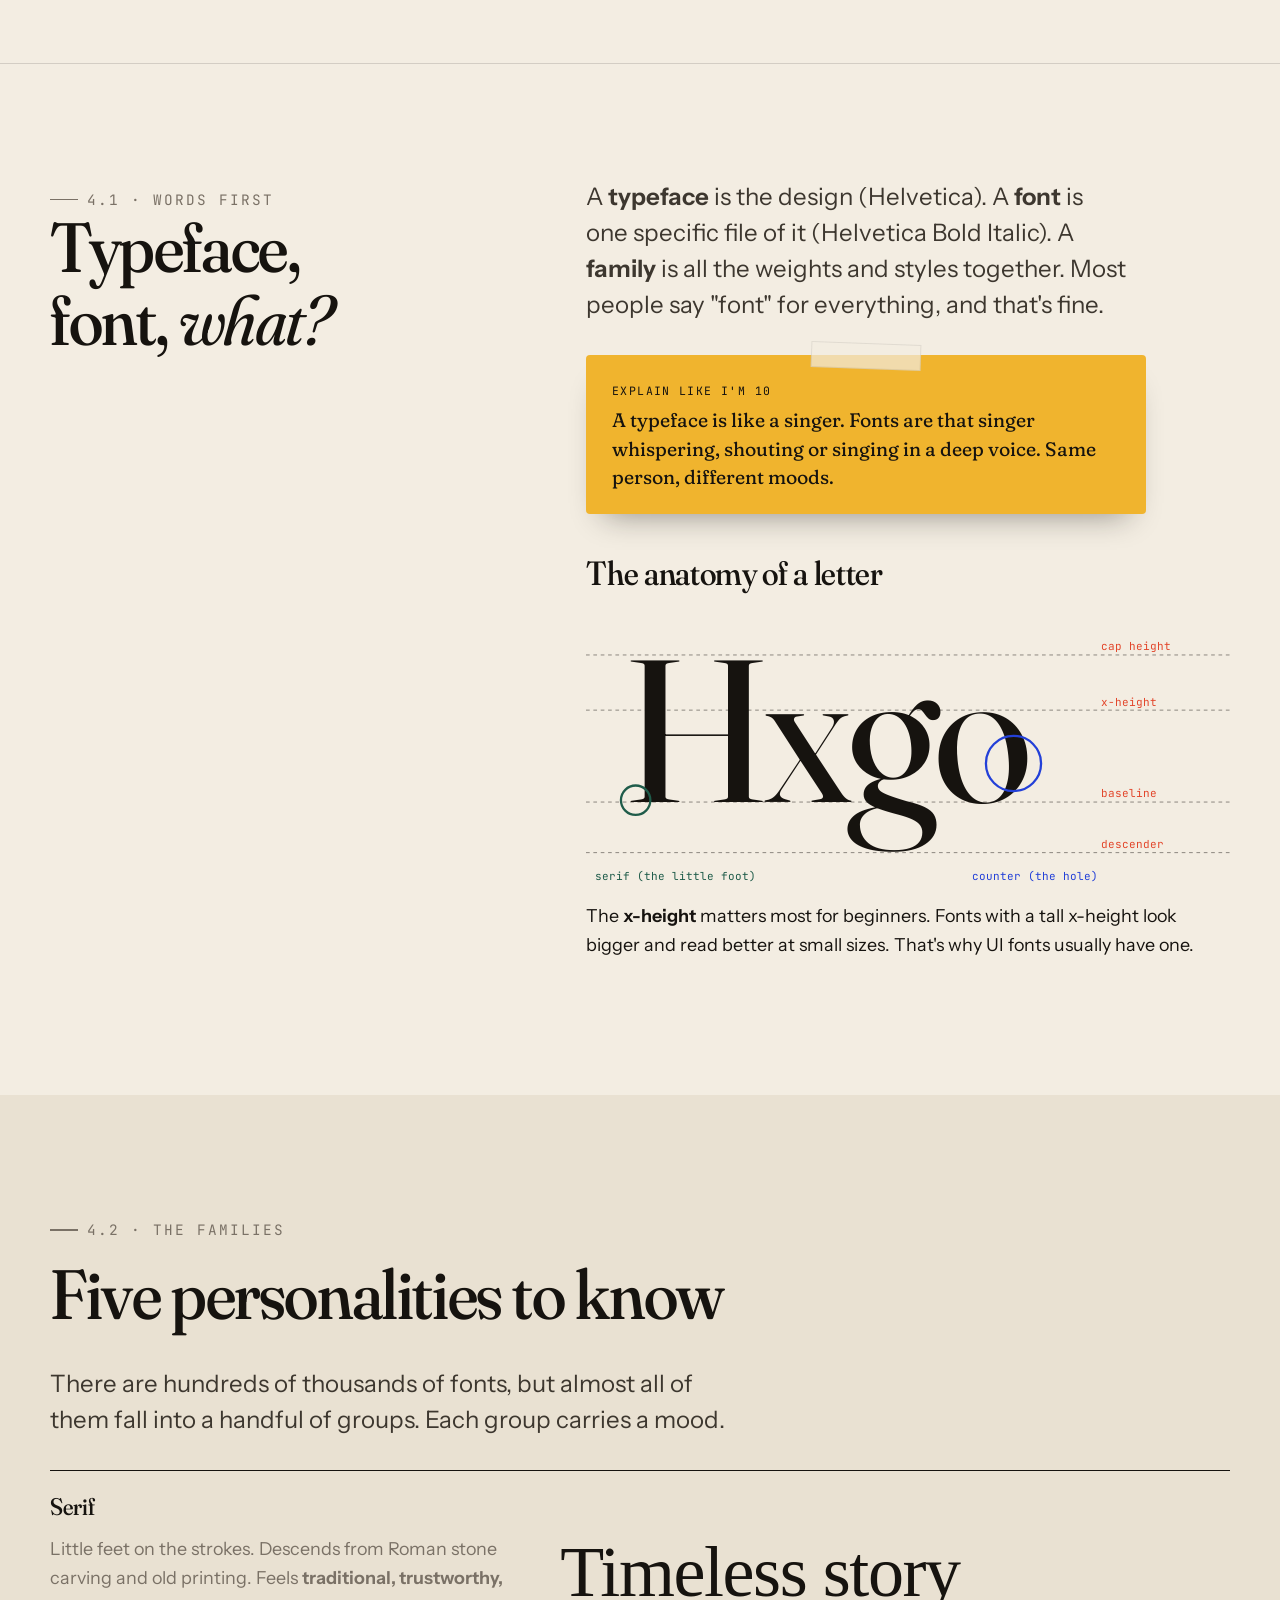
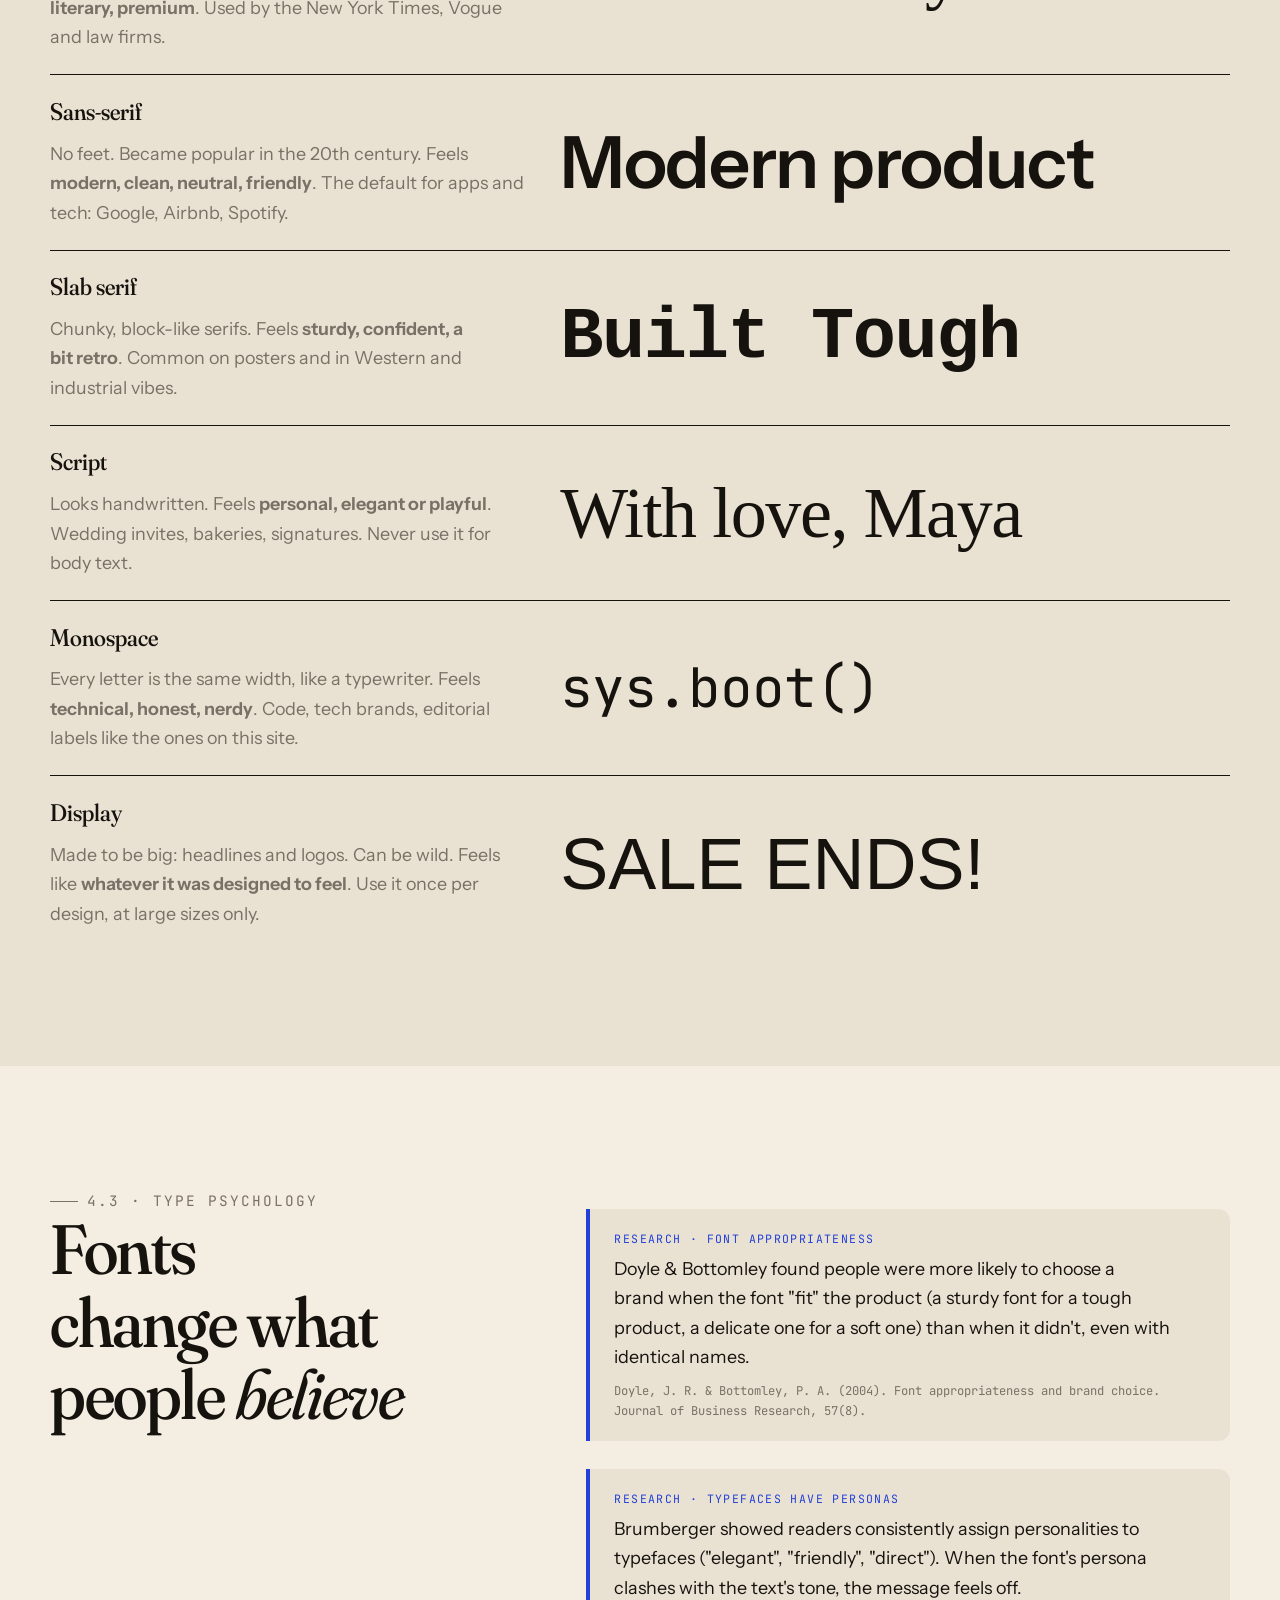
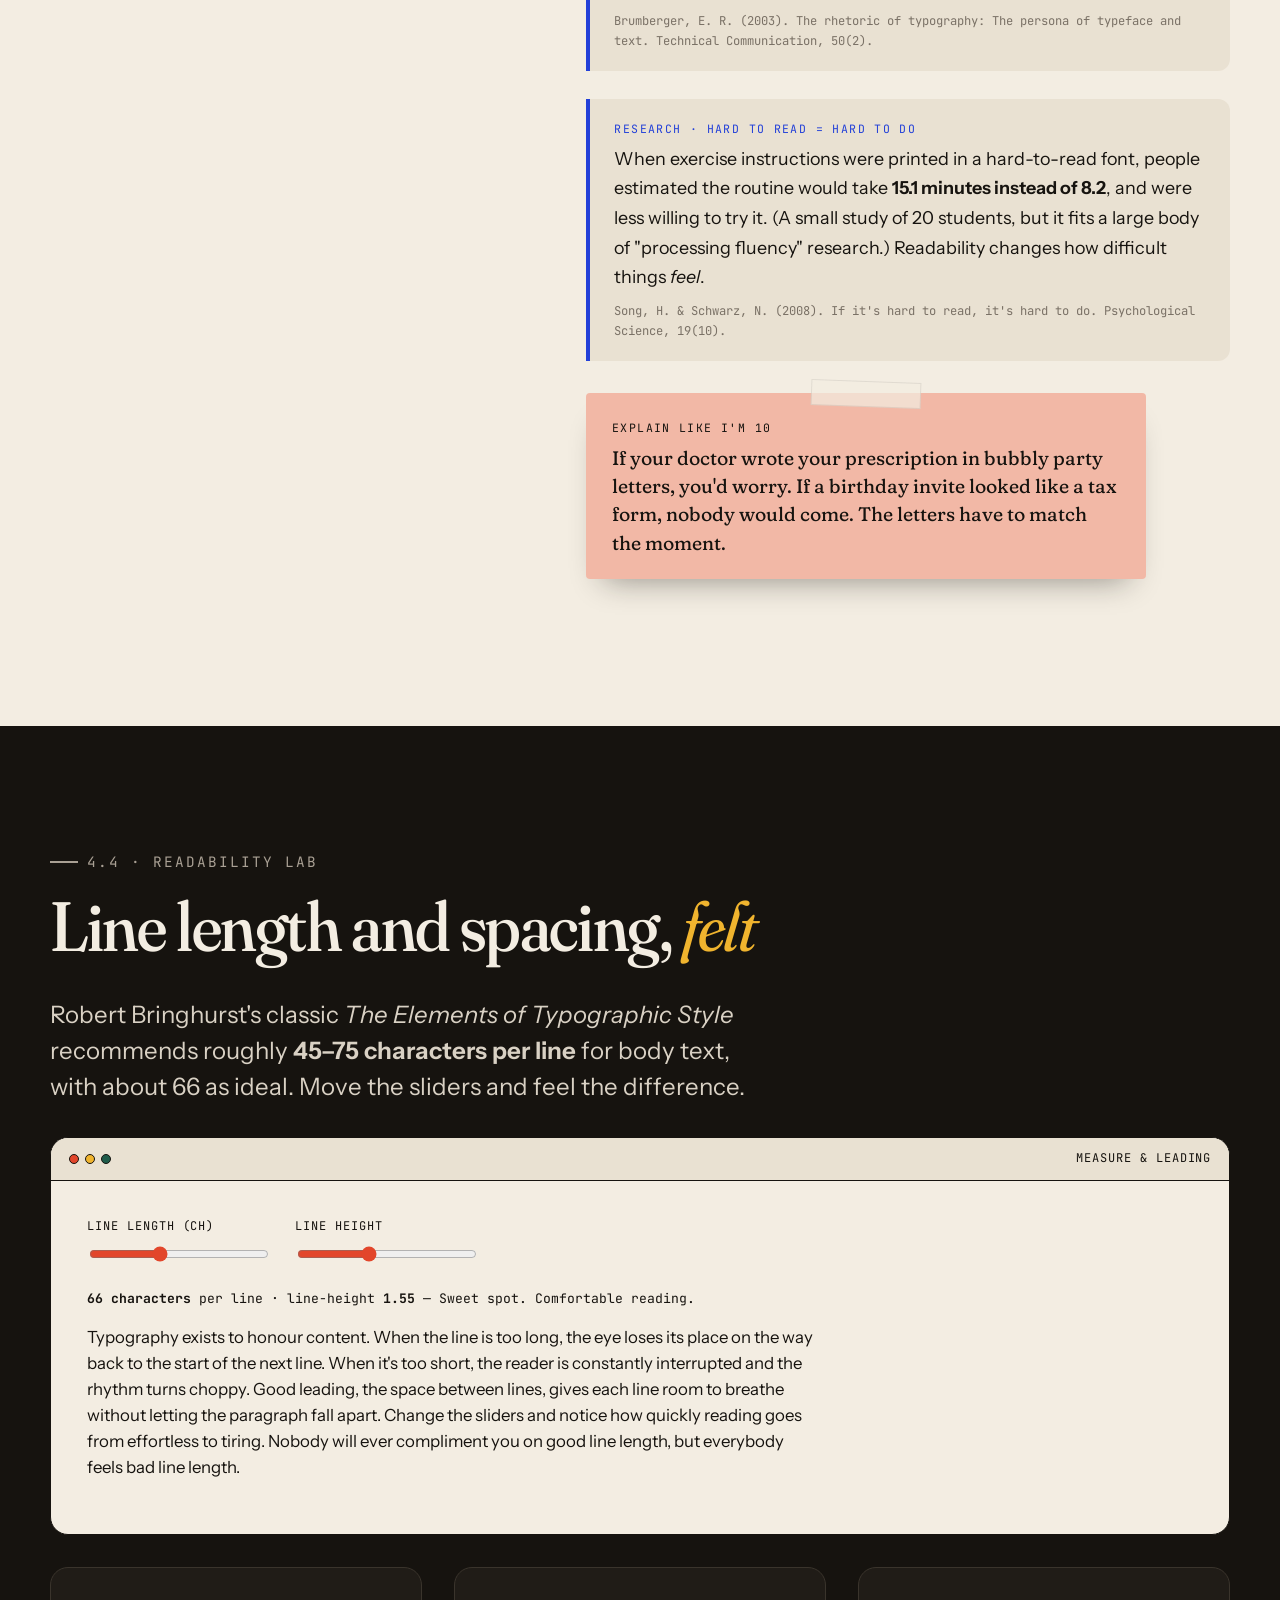
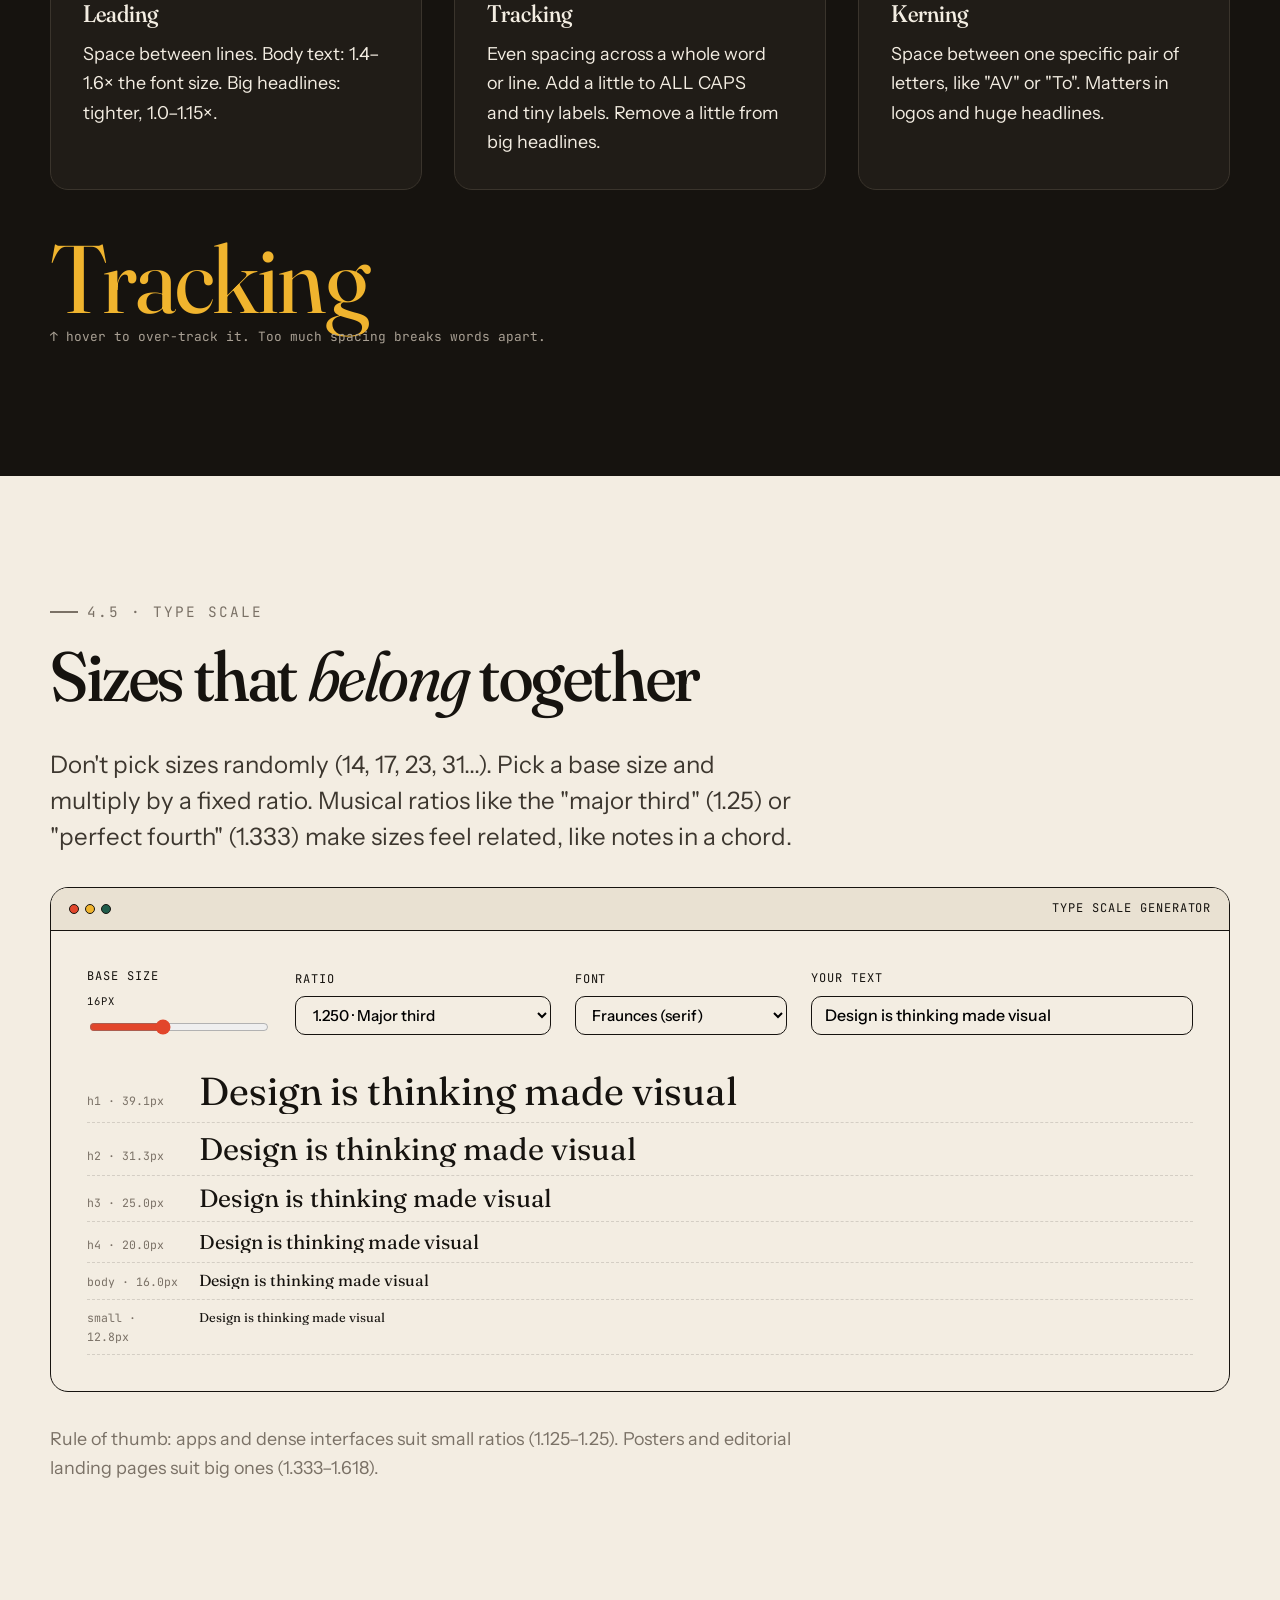
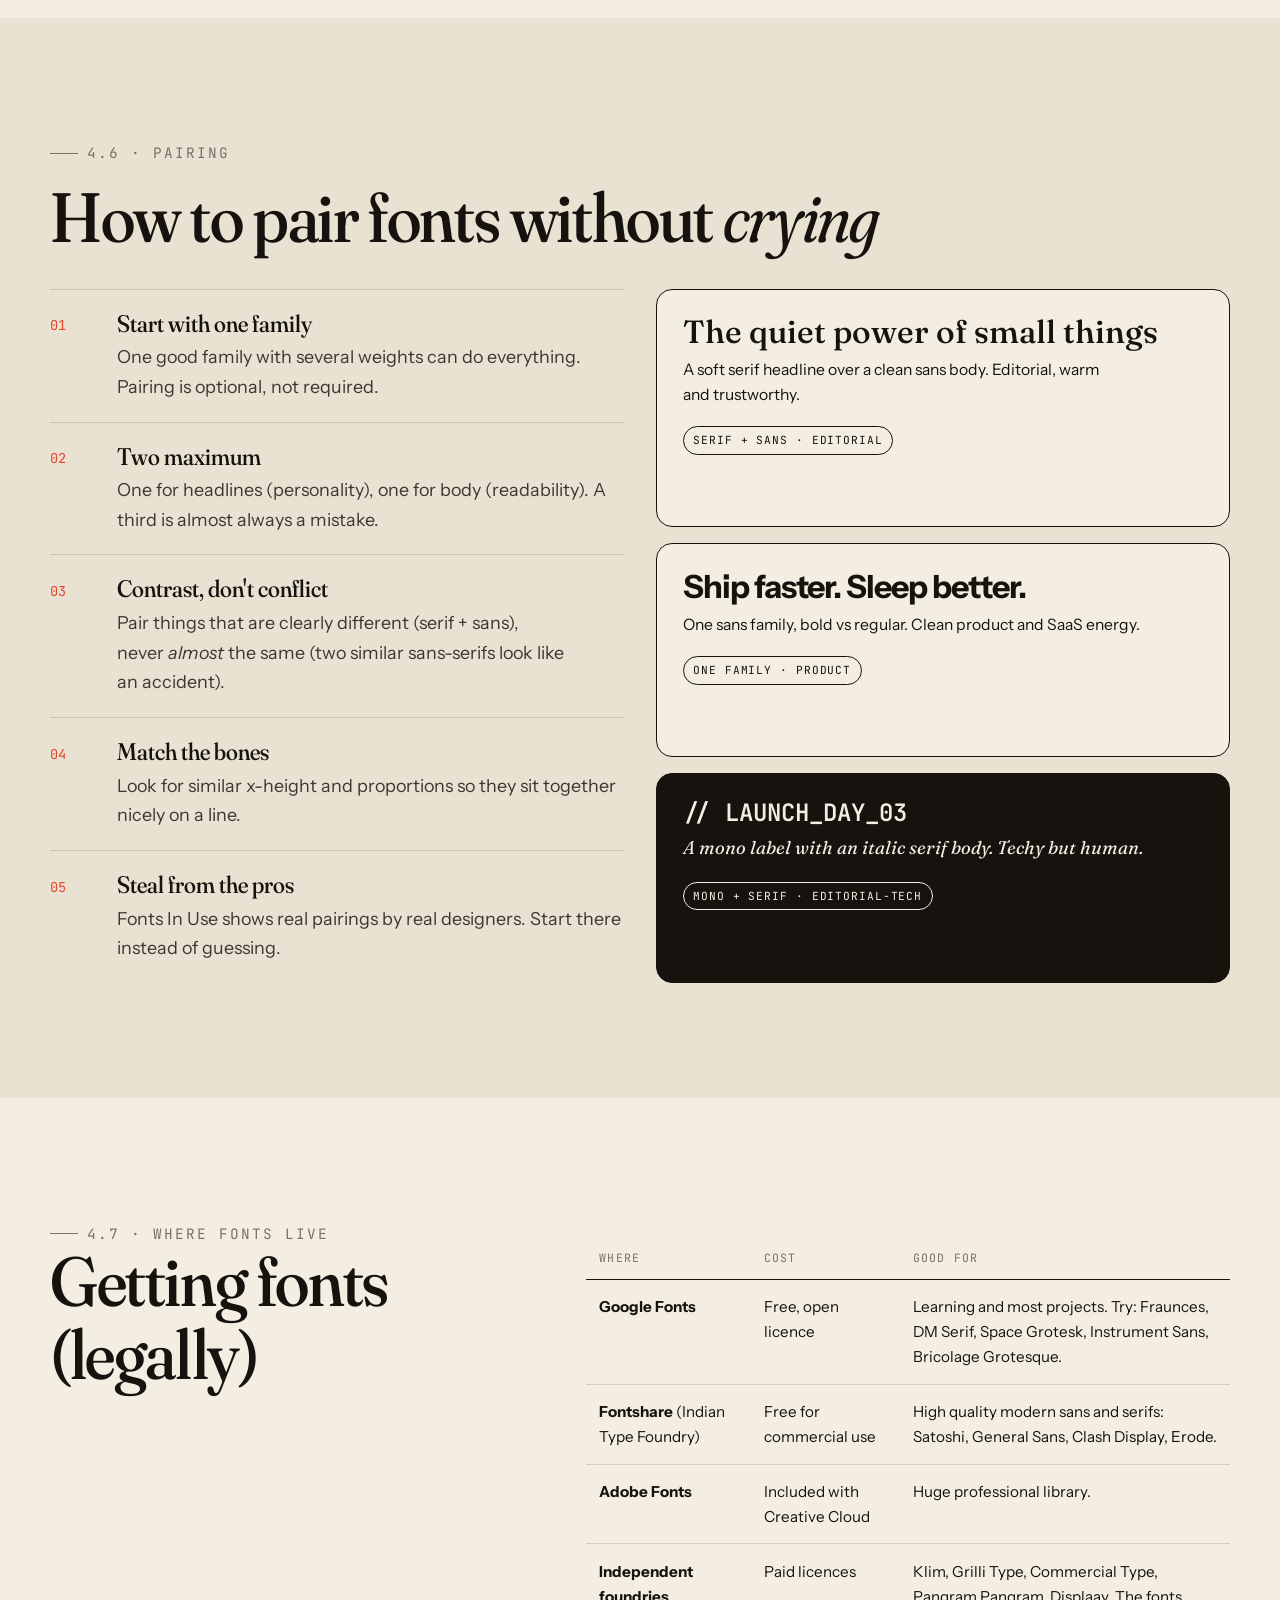
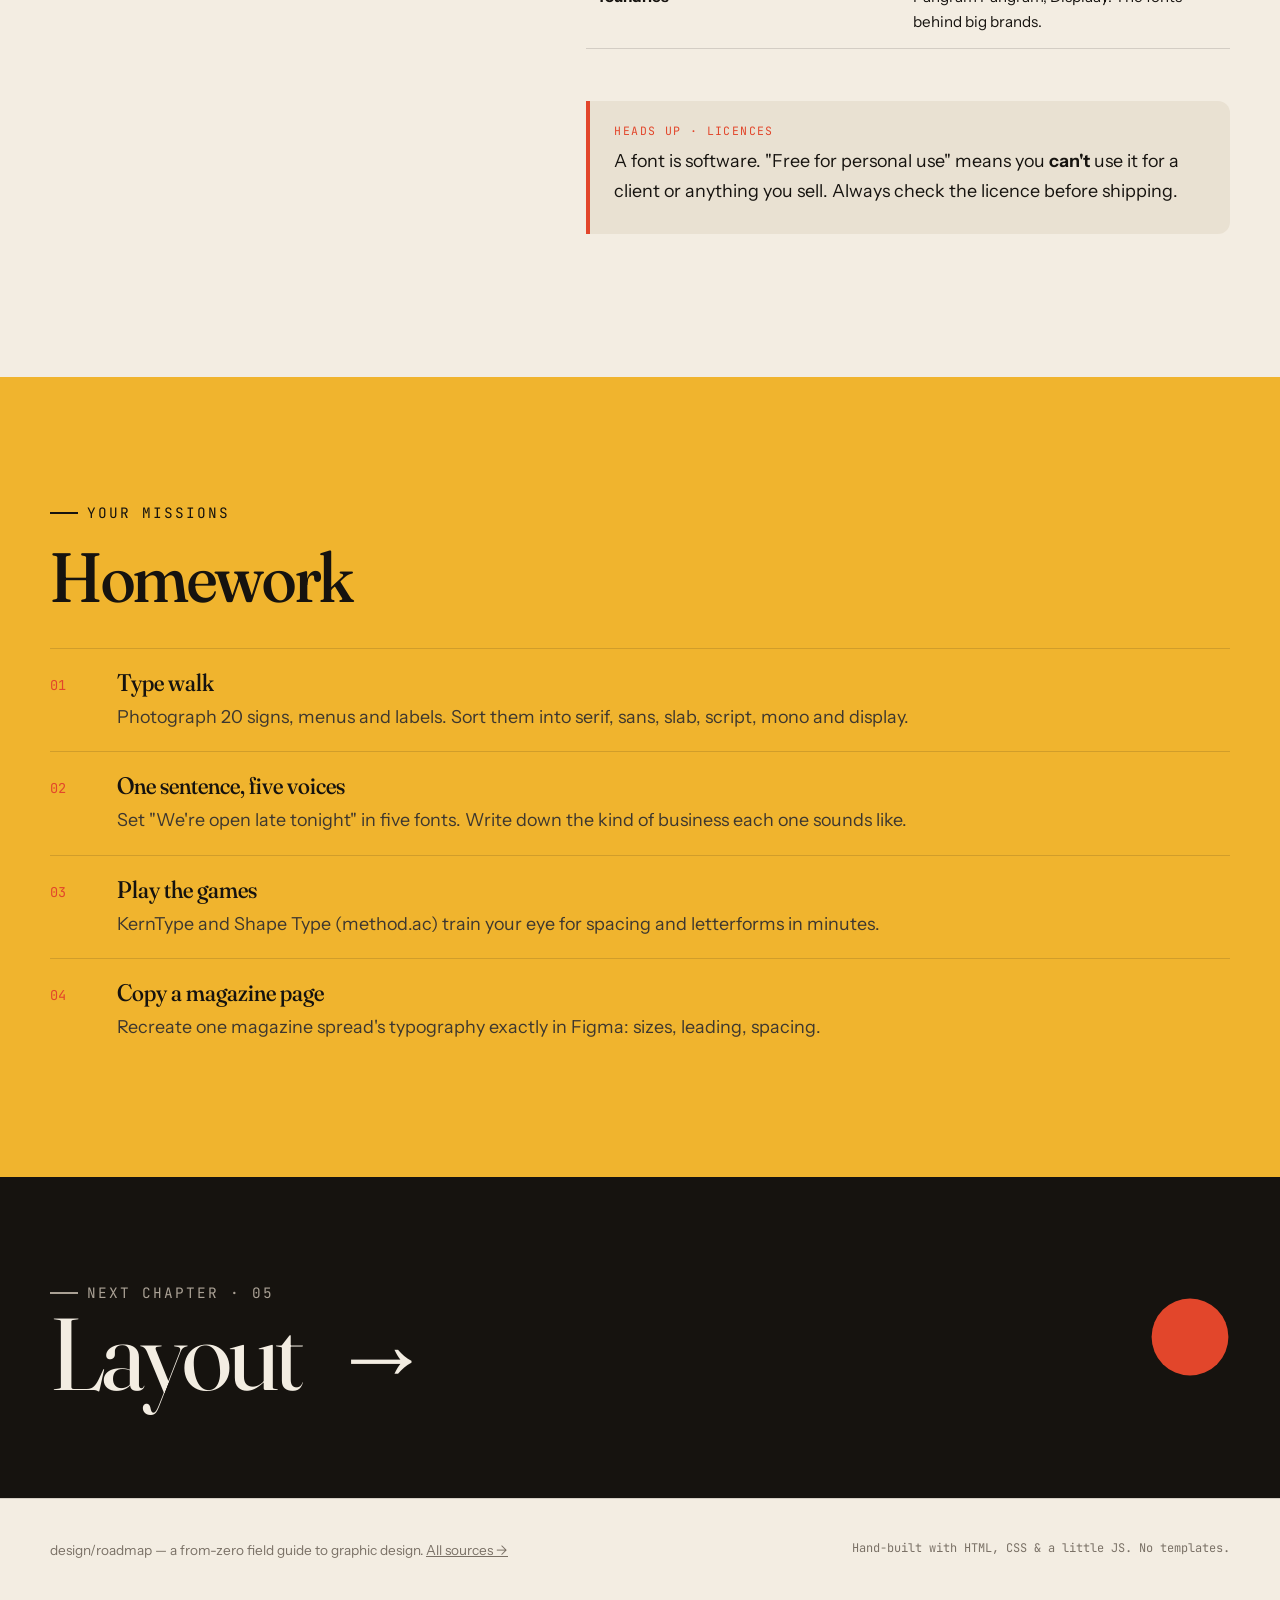
<file: 04-typography.html>
<!doctype html>
<html lang="en">
<head>
<meta charset="utf-8">
<meta name="viewport" content="width=device-width, initial-scale=1">
<title>04 · Typography — design/roadmap</title>
<link rel="preconnect" href="https://fonts.googleapis.com">
<link rel="preconnect" href="https://fonts.gstatic.com" crossorigin>
<link rel="stylesheet" href="https://fonts.googleapis.com/css2?family=Fraunces:ital,opsz,wght,SOFT@0,9..144,300..900,0..100;1,9..144,300..900,0..100&family=Instrument+Sans:ital,wght@0,400..700;1,400..700&family=JetBrains+Mono:wght@400;600&family=Anton&family=Pinyon+Script&display=swap">
<link rel="icon" href="assets/favicon.svg" type="image/svg+xml">
<link rel="apple-touch-icon" href="assets/apple-touch-icon.png">
<meta name="theme-color" content="#F3EDE2">
<meta property="og:title" content="design/roadmap: learn graphic design from absolute zero">
<meta property="og:description" content="A research-backed, explain-like-I'm-10 field guide to graphic design, with animated explainers and a 12-month roadmap.">
<meta property="og:image" content="assets/og.png">
<meta name="twitter:card" content="summary_large_image">
<link rel="stylesheet" href="assets/style.css?v=4">
<style>
  .cls { border-top: 1.5px solid var(--ink); padding: 1.4rem 0; display:grid; grid-template-columns: 1fr 1.4fr; gap: 2rem; align-items: center; }
  .cls .s { font-size: clamp(2.4rem, 6vw, 4.5rem); line-height: 1; letter-spacing: -.02em; transition: transform .6s var(--ease); }
  .cls:hover .s { transform: translateX(10px); }
  @media (max-width:700px){ .cls{grid-template-columns:1fr; gap:.6rem} }
  #measureText { transition: max-width .3s var(--ease), line-height .3s; font-size: 1.05rem; }
  .pair { border:1.5px solid var(--ink); border-radius: 16px; padding: 1.6rem; background: var(--paper); }
  .pair .h { font-size: 2rem; line-height: 1.05; margin-bottom: .6rem; }
  .pair .b { font-size: .98rem; line-height: 1.55; margin: 0 0 1rem; }
  .kern { font-family: var(--display); font-size: clamp(3rem, 9vw, 6rem); line-height: 1; letter-spacing: -.02em; transition: letter-spacing .8s var(--ease); }
  .kern:hover { letter-spacing: .25em; }
</style>
</head>
<body data-page="04-typography.html">
<header id="nav"></header>
<main>

<header class="chap">
  <div class="wrap chap__grid">
    <div>
      <div class="chap__num">04</div>
      <span class="kicker">Chapter four</span>
      <h1>Type is the <em class="serif-i hl-blue">voice</em> of your words.</h1>
      <p class="lede">“Web design is 95% typography,” wrote designer Oliver Reichenstein back in 2006. The same sentence in two fonts can sound like a lawyer or a clown. Typography is how you choose the voice.</p>
    </div>
    <div class="chap__art" style="display:grid;place-items:center" aria-hidden="true">
      <div class="specimen" title="hover me">Ag</div>
    </div>
  </div>
</header>

<!-- MOTION EXPLAINER -->
<section class="ex-sec ">
  <div class="wrap">
    <span class="kicker">Watch first · one sentence, five voices</span>
    <h2 class="rv">The words stay. The <em class="serif-i">voice</em> changes.</h2>
    <figure class="ex rv" data-dur="3800">
      <div class="ex__head">
        <span class="ex__title"><span class="ex__rec"></span>Explainer 04 · type personality</span>
        <div class="ex__ctrl">
          <button type="button" data-ex-play aria-label="Play or pause"><svg class="ic i-play" aria-hidden="true"><use href="#i-play"/></svg><svg class="ic i-pause" aria-hidden="true"><use href="#i-pause"/></svg></button>
          <button type="button" data-ex-replay aria-label="Replay from the start"><svg class="ic " aria-hidden="true"><use href="#i-replay"/></svg></button>
        </div>
      </div>
      <div class="ex__body">
        <div class="ex__stage" data-k='[{"bg": "#F3EDE2"}, {"bg": "#F7DCD3"}, {"bg": "#F0B42E"}, {"bg": "#16130F"}, {"bg": "#2340D8"}]'>
          <div class="o tx" style="line-height:1;" data-k='[{"x": 63, "y": 2, "fs": 26, "ff": "&#39;Fraunces&#39;,serif", "fw": 400, "c": "rgba(22,19,15,.10)", "r": 0}, {"x": 63, "y": 2, "fs": 26, "ff": "&#39;Pinyon Script&#39;,cursive", "fw": 400, "c": "rgba(22,19,15,.10)", "r": -6}, {"x": 63, "y": 2, "fs": 26, "ff": "&#39;Anton&#39;,Impact,sans-serif", "fw": 400, "c": "rgba(22,19,15,.10)", "r": 0}, {"x": 63, "y": 2, "fs": 26, "ff": "&#39;JetBrains Mono&#39;,monospace", "fw": 600, "c": "rgba(243,237,226,.13)", "r": -6}, {"x": 63, "y": 2, "fs": 26, "ff": "&#39;Instrument Sans&#39;,sans-serif", "fw": 700, "c": "rgba(243,237,226,.13)", "r": 0}]'>Ag</div><div class="o tx" style="white-space:normal;line-height:1.02;" data-k='[{"x": 6, "y": 20, "w": 66, "ff": "&#39;Fraunces&#39;,serif", "fs": 7, "fw": 400, "tt": "none", "ls": "-0.02em", "c": "#16130F"}, {"x": 6, "y": 20, "w": 66, "ff": "&#39;Pinyon Script&#39;,cursive", "fs": 8, "fw": 400, "tt": "none", "ls": "0", "c": "#16130F"}, {"x": 6, "y": 20, "w": 66, "ff": "&#39;Anton&#39;,Impact,sans-serif", "fs": 8.4, "fw": 400, "tt": "uppercase", "ls": "0.01em", "c": "#16130F"}, {"x": 6, "y": 20, "w": 66, "ff": "&#39;JetBrains Mono&#39;,monospace", "fs": 5, "fw": 600, "tt": "none", "ls": "-0.02em", "c": "#F0B42E"}, {"x": 6, "y": 20, "w": 66, "ff": "&#39;Instrument Sans&#39;,sans-serif", "fs": 7.2, "fw": 700, "tt": "none", "ls": "-0.045em", "c": "#F3EDE2"}]'>We're open late tonight.</div><div class="o mn" style="" data-k='[{"x": 6, "y": 74, "fs": 1.5, "t": "Sounds like → a bookshop, an old café", "c": "#16130F"}, {"x": 6, "y": 74, "fs": 1.5, "t": "Sounds like → a wedding, a patisserie", "c": "#16130F"}, {"x": 6, "y": 74, "fs": 1.5, "t": "Sounds like → a sale, a gym, a nightclub", "c": "#16130F"}, {"x": 6, "y": 74, "fs": 1.5, "t": "Sounds like → a hackathon, a dev tool", "c": "#F3EDE2"}, {"x": 6, "y": 74, "fs": 1.5, "t": "Sounds like → a modern app, a café chain", "c": "#F3EDE2"}]'>Sounds like → a bookshop, an old café</div><div class="o pill" style="padding:0 1.2em;font-family:var(--mono);font-weight:400;" data-k='[{"x": 6, "y": 82, "h": 7, "fs": 1.5, "t": "Fraunces · serif", "bg": "#16130F", "c": "#F3EDE2"}, {"x": 6, "y": 82, "h": 7, "fs": 1.5, "t": "Pinyon Script · script", "bg": "#16130F", "c": "#F3EDE2"}, {"x": 6, "y": 82, "h": 7, "fs": 1.5, "t": "Anton · display", "bg": "#16130F", "c": "#F3EDE2"}, {"x": 6, "y": 82, "h": 7, "fs": 1.5, "t": "JetBrains Mono · monospace", "bg": "#F3EDE2", "c": "#16130F"}, {"x": 6, "y": 82, "h": 7, "fs": 1.5, "t": "Instrument Sans · sans-serif", "bg": "#F3EDE2", "c": "#16130F"}]'>Fraunces · serif</div>
        </div>
        <ol class="ex__caps"><li><span><b>Serif</b>Little feet and centuries of books. It sounds trustworthy, literary, established.</span></li><li><span><b>Script</b>Handwritten curves. Personal, romantic, elegant. Lovely for one line, painful for a paragraph.</span></li><li><span><b>Display</b>Tall, tight and LOUD. Built for headlines that must be seen from across the street.</span></li><li><span><b>Monospace</b>Every letter the same width, like code. Technical, precise, a bit nerdy.</span></li><li><span><b>Sans-serif</b>Clean and modern, the default voice of apps. Fonts that "fit" the product make brands likelier to be chosen (Doyle &amp; Bottomley, 2004).</span></li></ol>
      </div>
      <div class="ex__bar"><i></i></div>
    </figure>
  </div>
</section>



<section>
  <div class="wrap split">
    <div class="sticky"><span class="kicker">4.1 · Words first</span><h2 class="rv">Typeface, font, <em class="serif-i">what?</em></h2></div>
    <div>
      <p class="lede rv">A <strong>typeface</strong> is the design (Helvetica). A <strong>font</strong> is one specific file of it (Helvetica Bold Italic). A <strong>family</strong> is all the weights and styles together. Most people say "font" for everything, and that's fine.</p>
      <div class="eli rv">
        <span class="eli__label">Explain like I'm 10</span>
        <p>A typeface is like a singer. Fonts are that singer whispering, shouting or singing in a deep voice. Same person, different moods.</p>
      </div>
      <h3 class="rv" style="margin-top:2.5rem">The anatomy of a letter</h3>
      <svg viewBox="0 0 700 300" class="rv" style="margin-top:1rem" aria-label="Diagram of type anatomy: cap height, x-height, baseline, descender">
        <g stroke="#16130F" stroke-width="1" stroke-dasharray="4 4" opacity=".5">
          <line x1="0" y1="50" x2="700" y2="50"/><line x1="0" y1="110" x2="700" y2="110"/><line x1="0" y1="210" x2="700" y2="210"/><line x1="0" y1="265" x2="700" y2="265"/>
        </g>
        <text x="40" y="210" font-family="Fraunces" font-size="220" fill="#16130F" letter-spacing="-6">Hxgo</text>
        <g font-family="JetBrains Mono" font-size="12" fill="#E2462B">
          <text x="560" y="45">cap height</text>
          <text x="560" y="105">x-height</text>
          <text x="560" y="205">baseline</text>
          <text x="560" y="260">descender</text>
        </g>
        <circle cx="465" cy="168" r="30" fill="none" stroke="#2340D8" stroke-width="2.5"/>
        <text x="420" y="295" font-family="JetBrains Mono" font-size="12" fill="#2340D8">counter (the hole)</text>
        <circle cx="54" cy="208" r="16" fill="none" stroke="#1F5C4A" stroke-width="2.5"/>
        <text x="10" y="295" font-family="JetBrains Mono" font-size="12" fill="#1F5C4A">serif (the little foot)</text>
      </svg>
      <p class="rv" style="margin-top:1rem">The <strong>x-height</strong> matters most for beginners. Fonts with a tall x-height look bigger and read better at small sizes. That's why UI fonts usually have one.</p>
    </div>
  </div>
</section>

<section class="band-2">
  <div class="wrap">
    <span class="kicker">4.2 · The families</span>
    <h2 class="rv" style="margin-top:1rem">Five personalities to know</h2>
    <p class="lede rv">There are hundreds of thousands of fonts, but almost all of them fall into a handful of groups. Each group carries a mood.</p>
    <div style="margin-top:2rem">
      <div class="cls rv"><div><h4>Serif</h4><p class="muted" style="margin:0">Little feet on the strokes. Descends from Roman stone carving and old printing. Feels <strong>traditional, trustworthy, literary, premium</strong>. Used by the New York Times, Vogue and law firms.</p></div><div class="s" style="font-family:Georgia,'Times New Roman',serif">Timeless story</div></div>
      <div class="cls rv"><div><h4>Sans-serif</h4><p class="muted" style="margin:0">No feet. Became popular in the 20th century. Feels <strong>modern, clean, neutral, friendly</strong>. The default for apps and tech: Google, Airbnb, Spotify.</p></div><div class="s" style="font-family:'Instrument Sans',Helvetica,Arial,sans-serif;font-weight:600">Modern product</div></div>
      <div class="cls rv"><div><h4>Slab serif</h4><p class="muted" style="margin:0">Chunky, block-like serifs. Feels <strong>sturdy, confident, a bit retro</strong>. Common on posters and in Western and industrial vibes.</p></div><div class="s" style="font-family:Rockwell,'Roboto Slab','Courier New',serif;font-weight:700">Built Tough</div></div>
      <div class="cls rv"><div><h4>Script</h4><p class="muted" style="margin:0">Looks handwritten. Feels <strong>personal, elegant or playful</strong>. Wedding invites, bakeries, signatures. Never use it for body text.</p></div><div class="s" style="font-family:'Brush Script MT','Segoe Script',cursive">With love, Maya</div></div>
      <div class="cls rv"><div><h4>Monospace</h4><p class="muted" style="margin:0">Every letter is the same width, like a typewriter. Feels <strong>technical, honest, nerdy</strong>. Code, tech brands, editorial labels like the ones on this site.</p></div><div class="s" style="font-family:var(--mono);font-size:clamp(1.8rem,4.5vw,3.4rem)">sys.boot()</div></div>
      <div class="cls rv"><div><h4>Display</h4><p class="muted" style="margin:0">Made to be big: headlines and logos. Can be wild. Feels like <strong>whatever it was designed to feel</strong>. Use it once per design, at large sizes only.</p></div><div class="s" style="font-family:Impact,'Arial Black',sans-serif;letter-spacing:0;text-transform:uppercase">SALE ENDS!</div></div>
    </div>
  </div>
</section>

<section>
  <div class="wrap split">
    <div class="sticky"><span class="kicker">4.3 · Type psychology</span><h2 class="rv">Fonts change what people <em class="serif-i">believe</em></h2></div>
    <div>
      <div class="study rv">
        <span class="study__label">Research · Font appropriateness</span>
        <p>Doyle &amp; Bottomley found people were more likely to choose a brand when the font "fit" the product (a sturdy font for a tough product, a delicate one for a soft one) than when it didn't, even with identical names.</p>
        <cite>Doyle, J. R. &amp; Bottomley, P. A. (2004). Font appropriateness and brand choice. Journal of Business Research, 57(8).</cite>
      </div>
      <div class="study rv">
        <span class="study__label">Research · Typefaces have personas</span>
        <p>Brumberger showed readers consistently assign personalities to typefaces ("elegant", "friendly", "direct"). When the font's persona clashes with the text's tone, the message feels off.</p>
        <cite>Brumberger, E. R. (2003). The rhetoric of typography: The persona of typeface and text. Technical Communication, 50(2).</cite>
      </div>
      <div class="study rv">
        <span class="study__label">Research · Hard to read = hard to do</span>
        <p>When exercise instructions were printed in a hard-to-read font, people estimated the routine would take <strong>15.1 minutes instead of 8.2</strong>, and were less willing to try it. (A small study of 20 students, but it fits a large body of "processing fluency" research.) Readability changes how difficult things <em>feel</em>.</p>
        <cite>Song, H. &amp; Schwarz, N. (2008). If it's hard to read, it's hard to do. Psychological Science, 19(10).</cite>
      </div>
      <div class="eli eli--r rv">
        <span class="eli__label">Explain like I'm 10</span>
        <p>If your doctor wrote your prescription in bubbly party letters, you'd worry. If a birthday invite looked like a tax form, nobody would come. The letters have to match the moment.</p>
      </div>
    </div>
  </div>
</section>

<section class="band-ink">
  <div class="wrap">
    <span class="kicker">4.4 · Readability lab</span>
    <h2 class="rv" style="margin-top:1rem;max-width:18ch">Line length and spacing, <em class="serif-i" style="color:var(--yellow)">felt</em></h2>
    <p class="lede rv">Robert Bringhurst's classic <em>The Elements of Typographic Style</em> recommends roughly <strong>45–75 characters per line</strong> for body text, with about 66 as ideal. Move the sliders and feel the difference.</p>
    <div class="demo rv" style="color:var(--ink)">
      <div class="demo__bar"><span class="dots"><i></i><i></i><i></i></span><span>Measure &amp; leading</span></div>
      <div class="demo__body">
        <div class="controls">
          <label>Line length (ch) <input type="range" id="measure" min="20" max="140" value="66"></label>
          <label>Line height <input type="range" id="leading" min="1" max="2.4" step=".05" value="1.55"></label>
        </div>
        <p id="measureLabel" class="mono" style="max-width:none;font-size:.82rem"></p>
        <p id="measureText">Typography exists to honour content. When the line is too long, the eye loses its place on the way back to the start of the next line. When it's too short, the reader is constantly interrupted and the rhythm turns choppy. Good leading, the space between lines, gives each line room to breathe without letting the paragraph fall apart. Change the sliders and notice how quickly reading goes from effortless to tiring. Nobody will ever compliment you on good line length, but everybody feels bad line length.</p>
      </div>
    </div>
    <div class="grid g3" style="margin-top:2rem">
      <div class="card rv"><h4>Leading</h4><p>Space between lines. Body text: 1.4–1.6× the font size. Big headlines: tighter, 1.0–1.15×.</p></div>
      <div class="card rv rv-d1"><h4>Tracking</h4><p>Even spacing across a whole word or line. Add a little to ALL CAPS and tiny labels. Remove a little from big headlines.</p></div>
      <div class="card rv rv-d2"><h4>Kerning</h4><p>Space between one specific pair of letters, like "AV" or "To". Matters in logos and huge headlines.</p></div>
    </div>
    <div class="kern rv" style="margin-top:2.5rem;color:var(--yellow)" title="hover me">Tracking</div>
    <p class="muted mono" style="font-size:.8rem">↑ hover to over-track it. Too much spacing breaks words apart.</p>
  </div>
</section>

<section>
  <div class="wrap">
    <span class="kicker">4.5 · Type scale</span>
    <h2 class="rv" style="margin-top:1rem;max-width:18ch">Sizes that <em class="serif-i">belong</em> together</h2>
    <p class="lede rv">Don't pick sizes randomly (14, 17, 23, 31...). Pick a base size and multiply by a fixed ratio. Musical ratios like the "major third" (1.25) or "perfect fourth" (1.333) make sizes feel related, like notes in a chord.</p>
    <div class="demo rv">
      <div class="demo__bar"><span class="dots"><i></i><i></i><i></i></span><span>Type scale generator</span></div>
      <div class="demo__body">
        <div class="controls">
          <label>Base size <span id="baseVal" class="mono"></span><input type="range" id="baseSize" min="12" max="22" value="16"></label>
          <label>Ratio <select id="ratioSel">
            <option value="1.125">1.125 · Major second (subtle)</option>
            <option value="1.2">1.200 · Minor third</option>
            <option value="1.25" selected>1.250 · Major third</option>
            <option value="1.333">1.333 · Perfect fourth</option>
            <option value="1.5">1.500 · Perfect fifth (dramatic)</option>
            <option value="1.618">1.618 · Golden ratio</option>
          </select></label>
          <label>Font <select id="scaleFont">
            <option value="Fraunces, serif">Fraunces (serif)</option>
            <option value="'Instrument Sans', sans-serif">Instrument Sans (sans)</option>
            <option value="'JetBrains Mono', monospace">JetBrains Mono (mono)</option>
          </select></label>
          <label style="flex:1;min-width:220px">Your text <input id="scaleText" type="text" value="Design is thinking made visual" style="font:500 1rem var(--body);padding:.55rem .8rem;border:1.5px solid var(--ink);border-radius:10px;background:var(--paper)"></label>
        </div>
        <div id="scaleOut"></div>
      </div>
    </div>
    <p class="rv muted">Rule of thumb: apps and dense interfaces suit small ratios (1.125–1.25). Posters and editorial landing pages suit big ones (1.333–1.618).</p>
  </div>
</section>

<section class="band-2">
  <div class="wrap">
    <span class="kicker">4.6 · Pairing</span>
    <h2 class="rv" style="margin-top:1rem">How to pair fonts without <em class="serif-i">crying</em></h2>
    <div class="grid g2" style="margin-top:2rem">
      <ol class="steps">
        <li class="rv"><div><h4>Start with one family</h4><p>One good family with several weights can do everything. Pairing is optional, not required.</p></div></li>
        <li class="rv"><div><h4>Two maximum</h4><p>One for headlines (personality), one for body (readability). A third is almost always a mistake.</p></div></li>
        <li class="rv"><div><h4>Contrast, don't conflict</h4><p>Pair things that are clearly different (serif + sans), never <em>almost</em> the same (two similar sans-serifs look like an accident).</p></div></li>
        <li class="rv"><div><h4>Match the bones</h4><p>Look for similar x-height and proportions so they sit together nicely on a line.</p></div></li>
        <li class="rv"><div><h4>Steal from the pros</h4><p>Fonts In Use shows real pairings by real designers. Start there instead of guessing.</p></div></li>
      </ol>
      <div class="grid" style="gap:1rem">
        <div class="pair rv"><div class="h" style="font-family:Fraunces,serif;font-weight:500">The quiet power of small things</div><p class="b" style="font-family:'Instrument Sans',sans-serif">A soft serif headline over a clean sans body. Editorial, warm and trustworthy.</p><span class="tag">Serif + Sans · editorial</span></div>
        <div class="pair rv rv-d1"><div class="h" style="font-family:'Instrument Sans',sans-serif;font-weight:700;letter-spacing:-.03em">Ship faster. Sleep better.</div><p class="b" style="font-family:'Instrument Sans',sans-serif">One sans family, bold vs regular. Clean product and SaaS energy.</p><span class="tag">One family · product</span></div>
        <div class="pair rv rv-d2" style="background:var(--ink);color:var(--paper)"><div class="h" style="font-family:'JetBrains Mono',monospace;font-size:1.5rem;font-weight:600">// LAUNCH_DAY_03</div><p class="b" style="font-family:Fraunces,serif;font-style:italic;font-size:1.15rem">A mono label with an italic serif body. Techy but human.</p><span class="tag">Mono + Serif · editorial-tech</span></div>
      </div>
    </div>
  </div>
</section>

<section>
  <div class="wrap split">
    <div class="sticky"><span class="kicker">4.7 · Where fonts live</span><h2 class="rv">Getting fonts (legally)</h2></div>
    <div>
      <div class="tbl-wrap rv">
      <table class="tbl">
        <thead><tr><th>Where</th><th>Cost</th><th>Good for</th></tr></thead>
        <tbody>
          <tr><td><b>Google Fonts</b></td><td>Free, open licence</td><td>Learning and most projects. Try: Fraunces, DM Serif, Space Grotesk, Instrument Sans, Bricolage Grotesque.</td></tr>
          <tr><td><b>Fontshare</b> (Indian Type Foundry)</td><td>Free for commercial use</td><td>High quality modern sans and serifs: Satoshi, General Sans, Clash Display, Erode.</td></tr>
          <tr><td><b>Adobe Fonts</b></td><td>Included with Creative Cloud</td><td>Huge professional library.</td></tr>
          <tr><td><b>Independent foundries</b></td><td>Paid licences</td><td>Klim, Grilli Type, Commercial Type, Pangram Pangram, Displaay. The fonts behind big brands.</td></tr>
        </tbody>
      </table>
      </div>
      <div class="study study--warn rv">
        <span class="study__label">Heads up · Licences</span>
        <p>A font is software. "Free for personal use" means you <strong>can't</strong> use it for a client or anything you sell. Always check the licence before shipping.</p>
      </div>
    </div>
  </div>
</section>

<section class="band-yellow">
  <div class="wrap">
    <span class="kicker" style="color:var(--ink)">Your missions</span>
    <h2 class="rv" style="margin-top:1rem">Homework</h2>
    <ol class="steps" style="margin-top:2rem">
      <li class="rv"><div><h4>Type walk</h4><p>Photograph 20 signs, menus and labels. Sort them into serif, sans, slab, script, mono and display.</p></div></li>
      <li class="rv"><div><h4>One sentence, five voices</h4><p>Set "We're open late tonight" in five fonts. Write down the kind of business each one sounds like.</p></div></li>
      <li class="rv"><div><h4>Play the games</h4><p>KernType and Shape Type (method.ac) train your eye for spacing and letterforms in minutes.</p></div></li>
      <li class="rv"><div><h4>Copy a magazine page</h4><p>Recreate one magazine spread's typography exactly in Figma: sizes, leading, spacing.</p></div></li>
    </ol>
  </div>
</section>

</main>
<div id="next"></div>
<footer id="foot"></footer>
<script src="assets/app.js?v=4"></script>
</body>
</html>
</file>
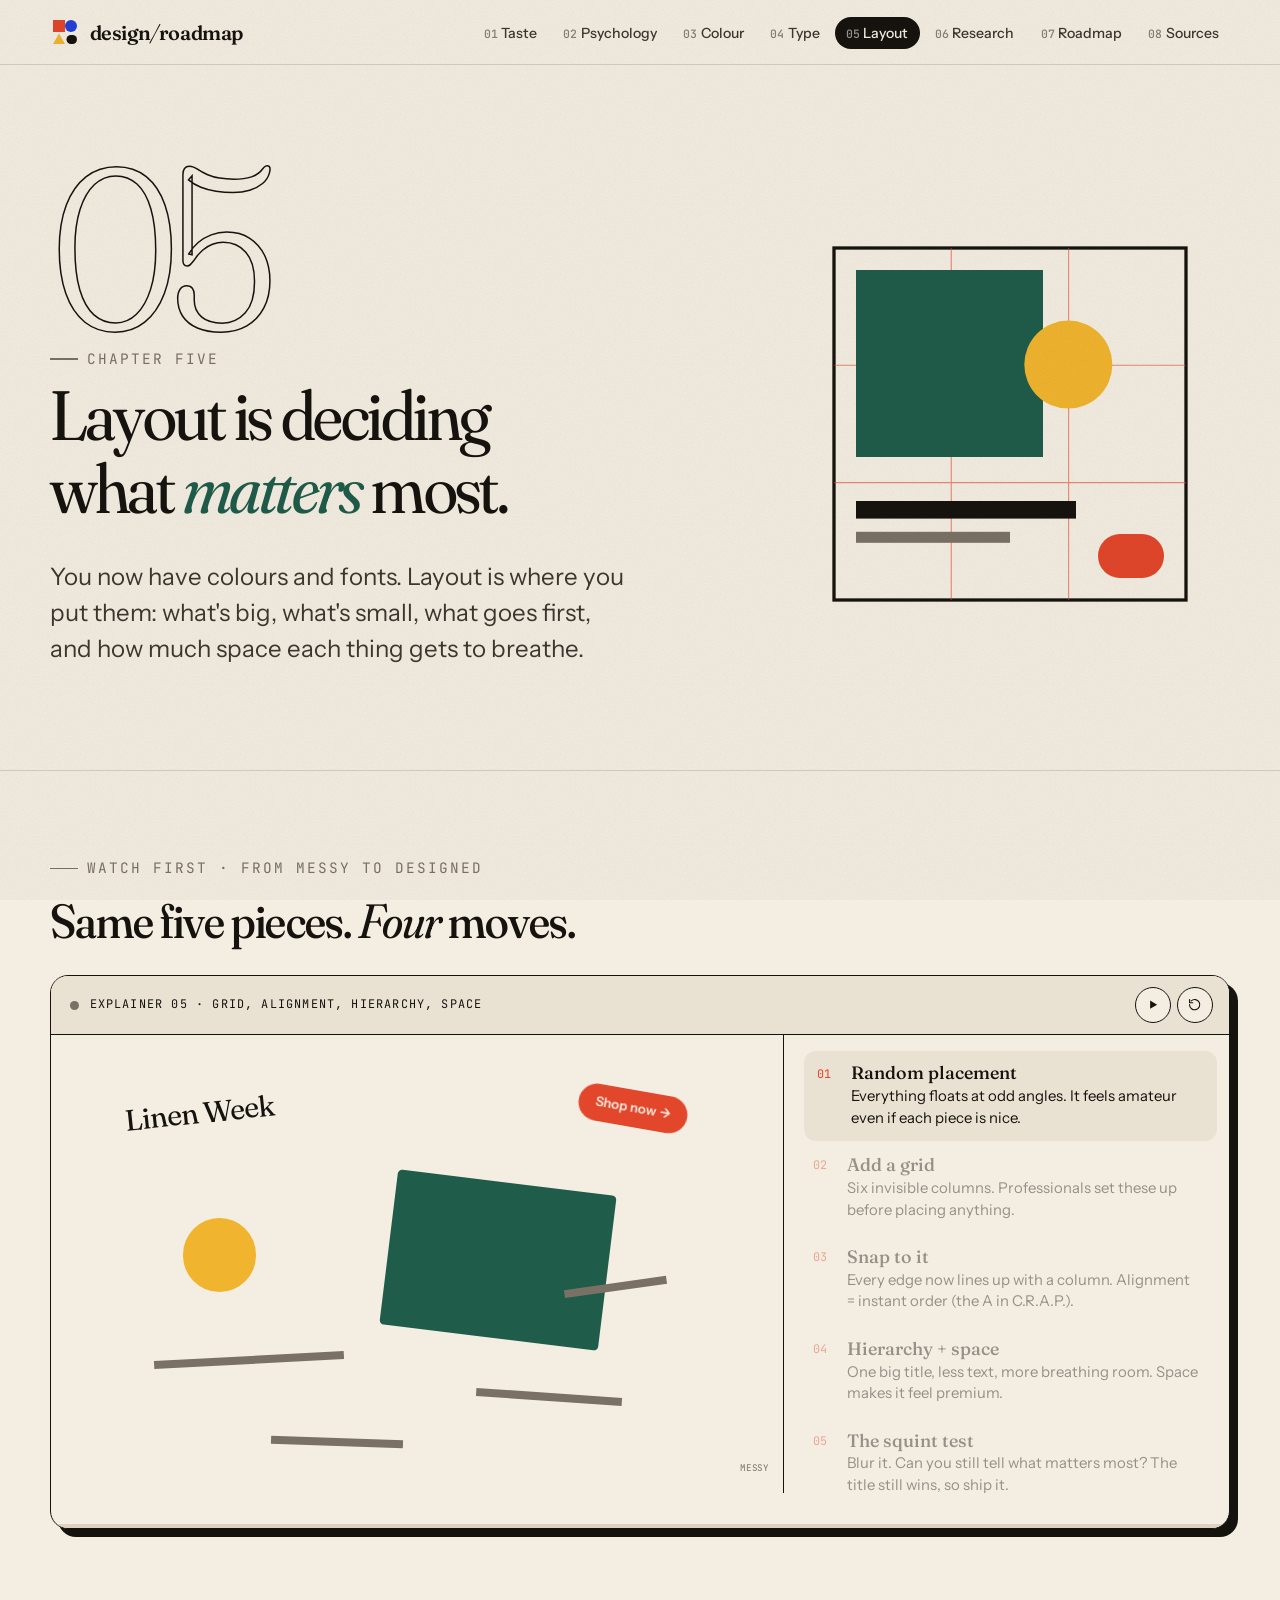
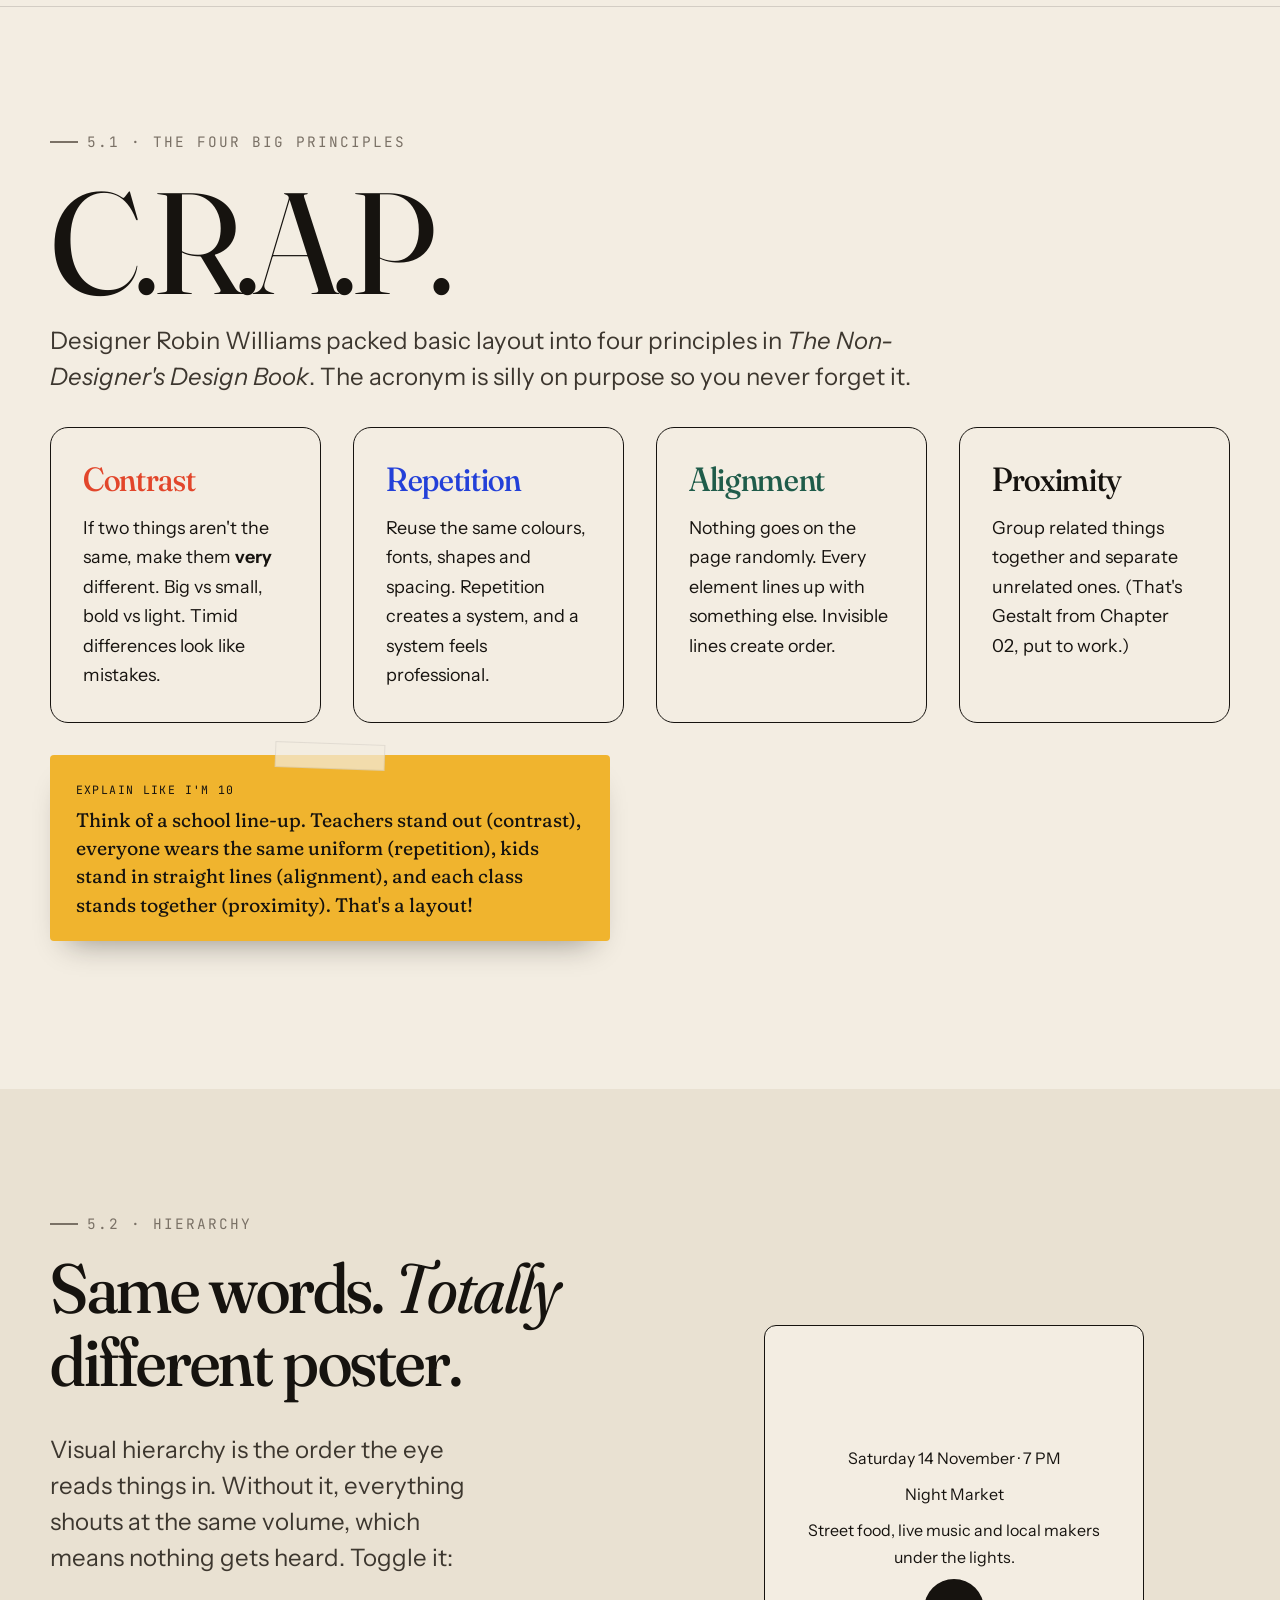
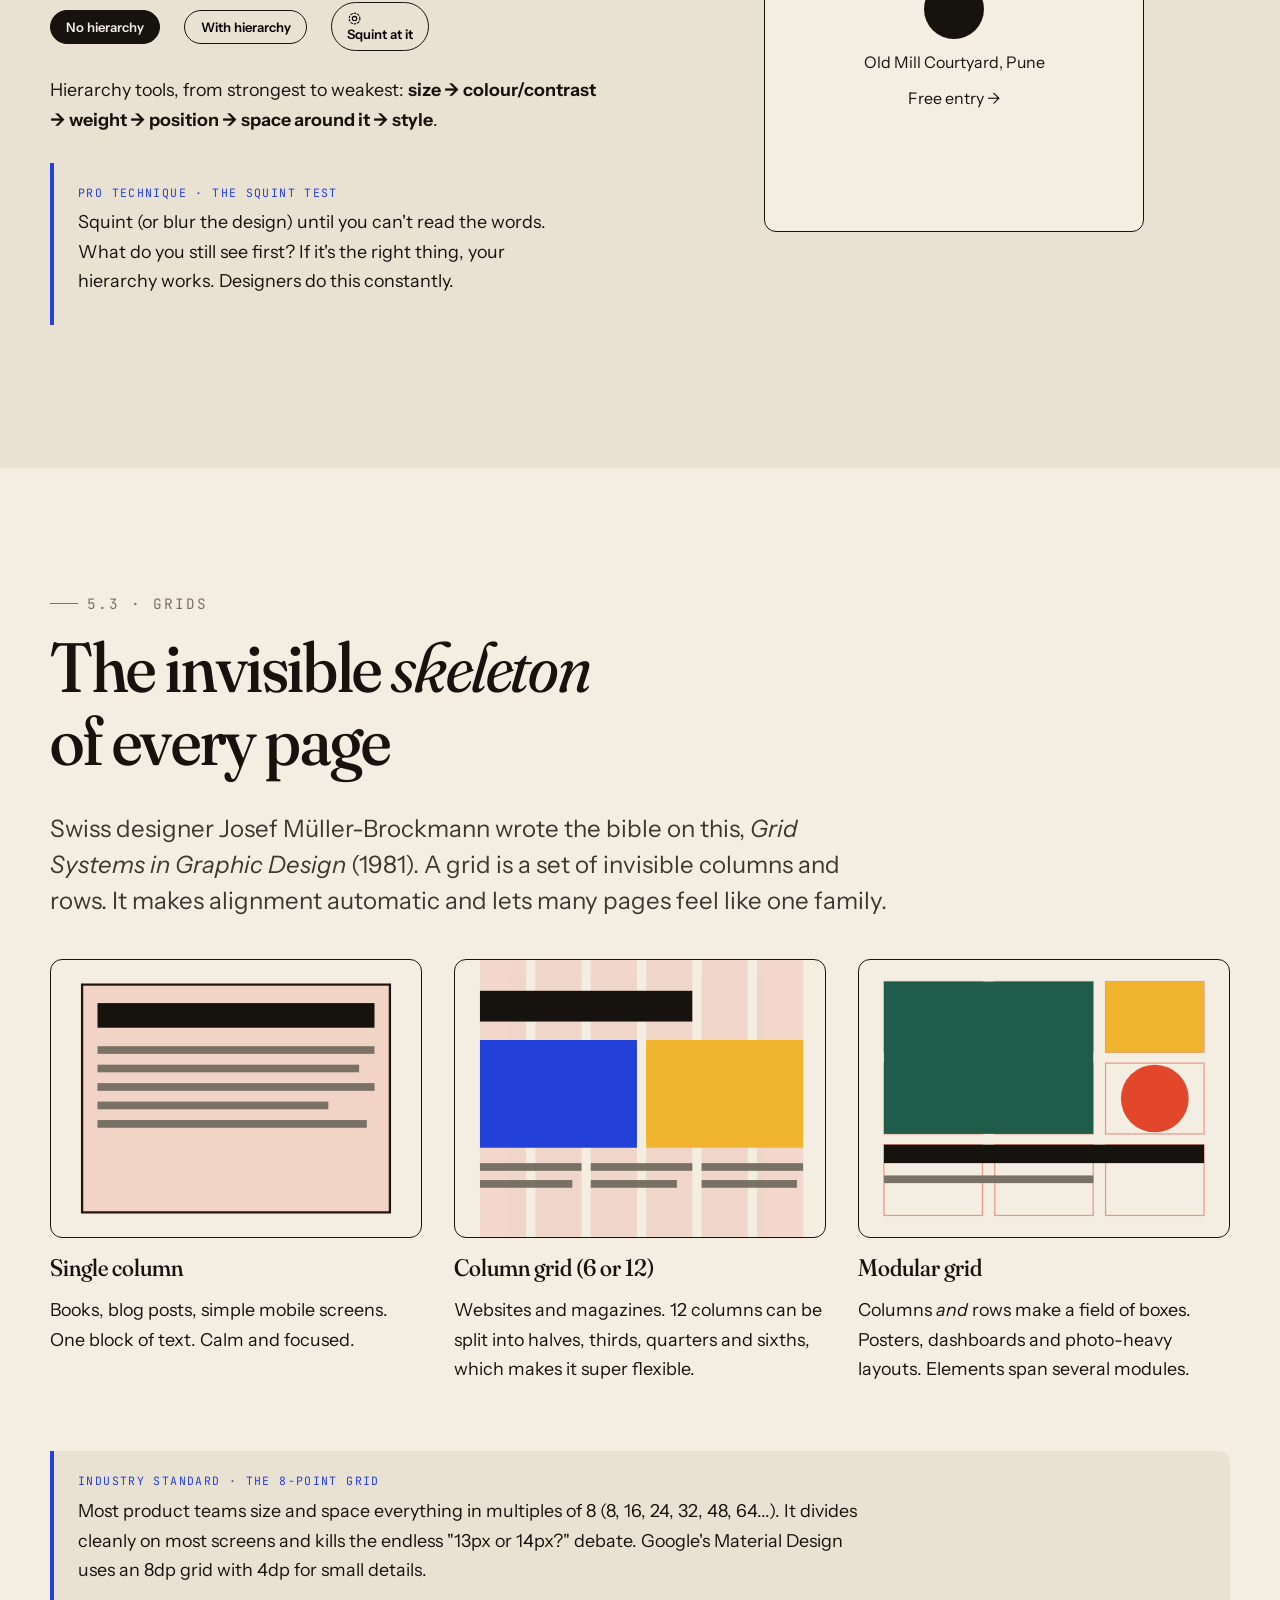
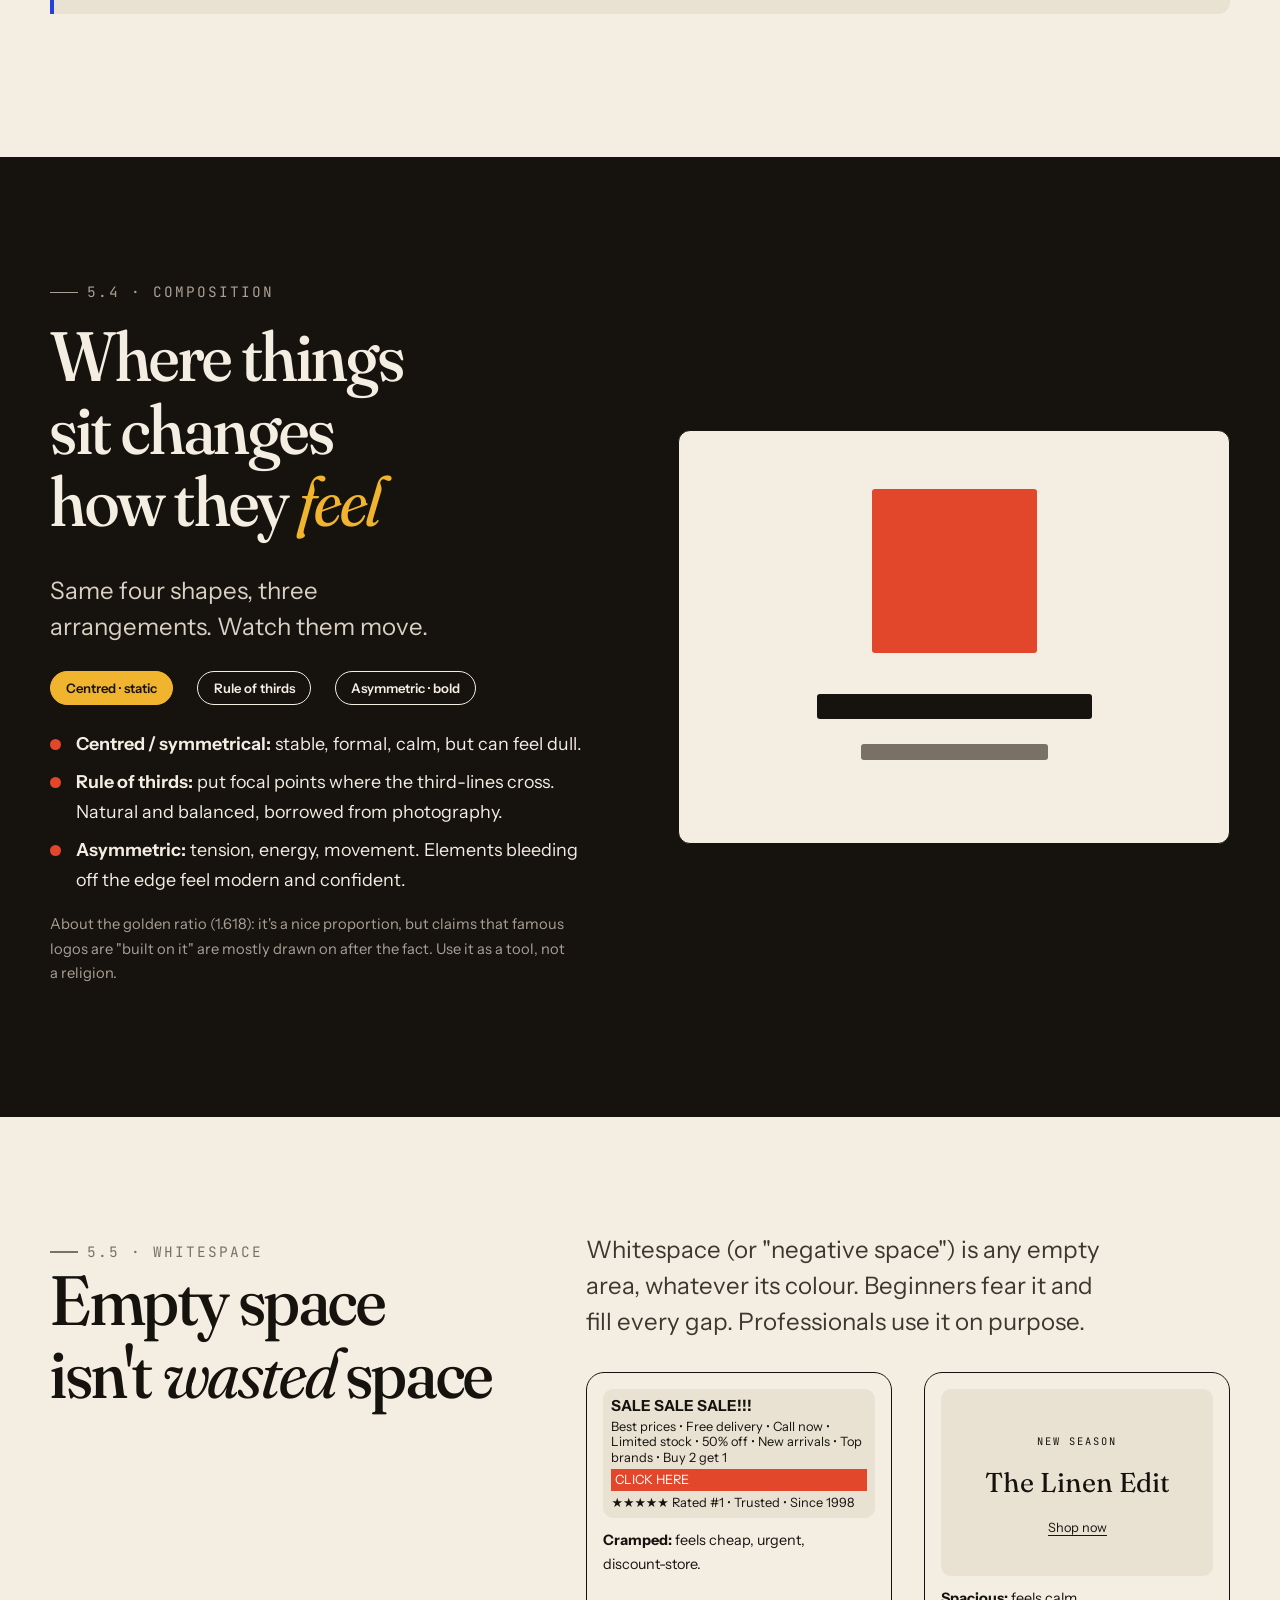
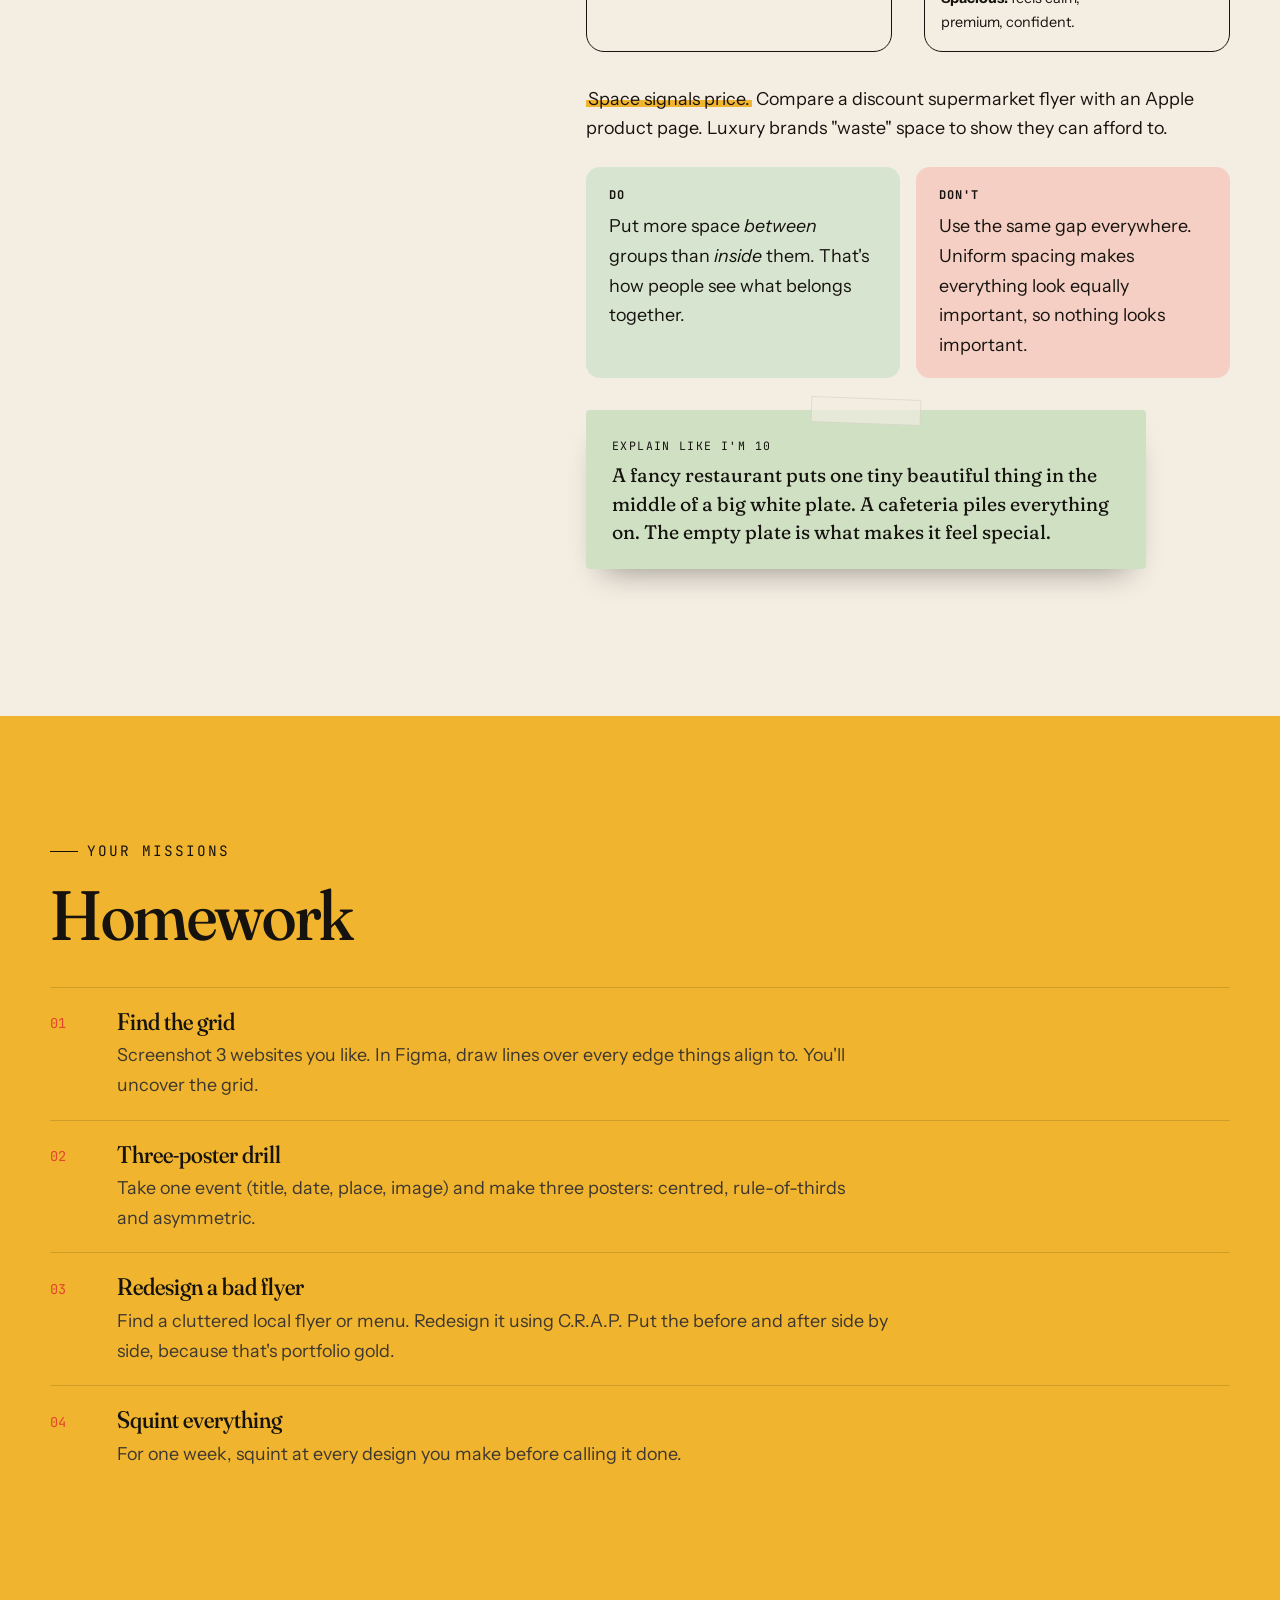
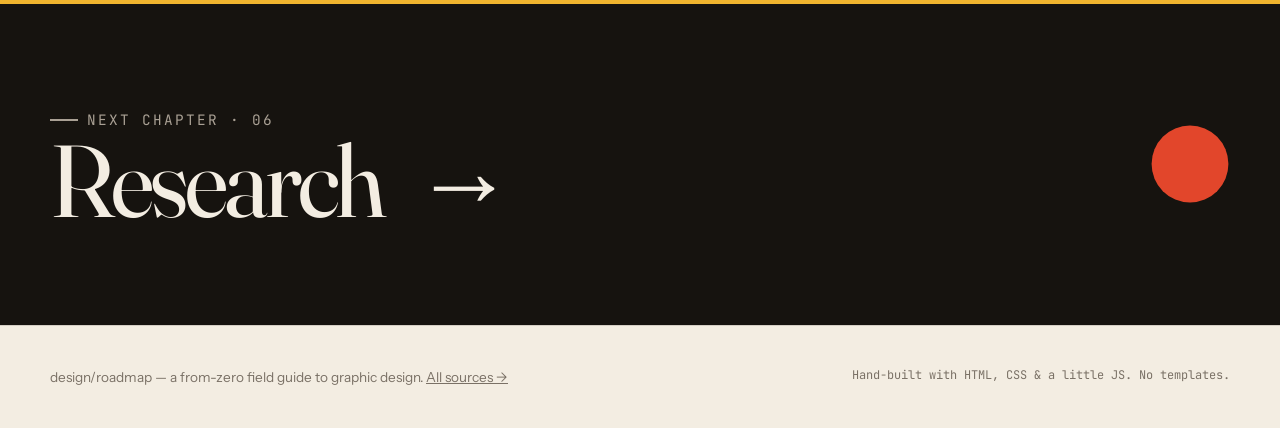
<file: 05-layout.html>
<!doctype html>
<html lang="en">
<head>
<meta charset="utf-8">
<meta name="viewport" content="width=device-width, initial-scale=1">
<title>05 · Layout &amp; composition — design/roadmap</title>
<link rel="preconnect" href="https://fonts.googleapis.com">
<link rel="preconnect" href="https://fonts.gstatic.com" crossorigin>
<link rel="stylesheet" href="https://fonts.googleapis.com/css2?family=Fraunces:ital,opsz,wght,SOFT@0,9..144,300..900,0..100;1,9..144,300..900,0..100&family=Instrument+Sans:ital,wght@0,400..700;1,400..700&family=JetBrains+Mono:wght@400;600&display=swap">
<link rel="icon" href="assets/favicon.svg" type="image/svg+xml">
<link rel="apple-touch-icon" href="assets/apple-touch-icon.png">
<meta name="theme-color" content="#F3EDE2">
<meta property="og:title" content="design/roadmap: learn graphic design from absolute zero">
<meta property="og:description" content="A research-backed, explain-like-I'm-10 field guide to graphic design, with animated explainers and a 12-month roadmap.">
<meta property="og:image" content="assets/og.png">
<meta name="twitter:card" content="summary_large_image">
<link rel="stylesheet" href="assets/style.css?v=4">
<style>
  /* hierarchy poster */
  #poster { aspect-ratio: 3/4; max-width: 380px; border:1.5px solid var(--ink); border-radius: 12px; background: var(--paper); padding: 1.6rem; display:flex; flex-direction:column; gap:.6rem; transition: all .8s var(--ease); overflow:hidden; }
  #poster * { transition: all .8s var(--ease); margin:0; }
  #poster .p-date, #poster .p-title, #poster .p-sub, #poster .p-place, #poster .p-cta { font-family: var(--body); font-size: 1rem; font-weight: 400; color: var(--ink); letter-spacing: 0; text-transform:none; }
  #poster .p-dot { width: 60px; height: 60px; border-radius: 50%; background: var(--ink); align-self: center; }
  #poster[data-state="flat"] { text-align:center; justify-content:center; }
  #poster[data-state="good"] { background: var(--red); text-align:left; justify-content: space-between; }
  #poster[data-state="good"] .p-date { font-family: var(--mono); font-size: .75rem; letter-spacing: .12em; text-transform: uppercase; color: var(--paper); }
  #poster[data-state="good"] .p-title { font-family: var(--display); font-size: 4.2rem; line-height: .88; letter-spacing: -.04em; color: var(--paper); }
  #poster[data-state="good"] .p-sub { font-size: 1rem; color: var(--paper); opacity: .85; max-width: 22ch; }
  #poster[data-state="good"] .p-place { font-weight: 600; color: var(--paper); }
  #poster[data-state="good"] .p-cta { display:inline-block; align-self:flex-start; background: var(--yellow); color: var(--ink); padding: .5rem 1rem; border-radius:999px; font-weight:600; }
  #poster[data-state="good"] .p-dot { width: 180px; height: 180px; background: var(--yellow); align-self:flex-end; margin: -30px -70px -20px 0; }

  /* composition stage */
  #stage .b1 { width: 30%; height: 40%; background: var(--red); }
  #stage .b2 { width: 20%; height: 26%; background: var(--blue); border-radius: 50%; }
  #stage .b3 { width: 50%; height: 6%; background: var(--ink); }
  #stage .b4 { width: 34%; height: 4%; background: var(--ink-3); }
  #stage[data-state="center"] .b1 { left: 35%; top: 14%; }
  #stage[data-state="center"] .b2 { left: 40%; top: 20%; opacity:0; }
  #stage[data-state="center"] .b3 { left: 25%; top: 64%; }
  #stage[data-state="center"] .b4 { left: 33%; top: 76%; }
  #stage[data-state="thirds"] .b1 { left: 52%; top: 18%; width: 30%; height: 40%; }
  #stage[data-state="thirds"] .b2 { left: 58%; top: 26%; opacity: 1; }
  #stage[data-state="thirds"] .b3 { left: 8%; top: 62%; width: 40%; }
  #stage[data-state="thirds"] .b4 { left: 8%; top: 72%; }
  #stage[data-state="asym"] .b1 { left: -6%; top: -8%; width: 62%; height: 80%; }
  #stage[data-state="asym"] .b2 { left: 70%; top: 58%; opacity: 1; width: 22%; height: 30%; }
  #stage[data-state="asym"] .b3 { left: 8%; top: 82%; width: 48%; }
  #stage[data-state="asym"] .b4 { left: 62%; top: 12%; width: 30%; }
  #stage .thirds { position:absolute; inset:0; pointer-events:none; opacity:0; transition: opacity .6s; background-image: linear-gradient(90deg, transparent 33.1%, rgba(226,70,43,.5) 33.3%, transparent 33.5%, transparent 66.4%, rgba(226,70,43,.5) 66.6%, transparent 66.8%), linear-gradient(transparent 33.1%, rgba(226,70,43,.5) 33.3%, transparent 33.5%, transparent 66.4%, rgba(226,70,43,.5) 66.6%, transparent 66.8%); }
  #stage[data-state="thirds"] .thirds { opacity: 1; }
  .crap { font-family: var(--display); font-size: clamp(4rem, 12vw, 9rem); line-height: .9; letter-spacing: -.05em; }
  .crap span { display:inline-block; transition: transform .6s var(--ease), color .4s; }
  .crap span:hover { transform: translateY(-12px) rotate(-6deg); color: var(--red); }
  .grid-demo { aspect-ratio: 4/3; border:1.5px solid var(--ink); border-radius: 12px; position: relative; overflow:hidden; background: var(--paper); }
</style>
</head>
<body data-page="05-layout.html">
<header id="nav"></header>
<main>

<header class="chap">
  <div class="wrap chap__grid">
    <div>
      <div class="chap__num">05</div>
      <span class="kicker">Chapter five</span>
      <h1>Layout is deciding what <em class="serif-i hl-green">matters</em> most.</h1>
      <p class="lede">You now have colours and fonts. Layout is where you put them: what's big, what's small, what goes first, and how much space each thing gets to breathe.</p>
    </div>
    <svg class="chap__art" viewBox="0 0 400 400" aria-hidden="true">
      <rect x="40" y="40" width="320" height="320" fill="#F3EDE2" stroke="#16130F" stroke-width="3"/>
      <g stroke="#E2462B" stroke-width="1" opacity=".6"><line x1="146.6" y1="40" x2="146.6" y2="360"/><line x1="253.3" y1="40" x2="253.3" y2="360"/><line x1="40" y1="146.6" x2="360" y2="146.6"/><line x1="40" y1="253.3" x2="360" y2="253.3"/></g>
      <g class="float"><rect x="60" y="60" width="170" height="170" fill="#1F5C4A"/></g>
      <g class="float d2"><circle cx="253" cy="146" r="40" fill="#F0B42E"/></g>
      <g class="float d1"><rect x="60" y="270" width="200" height="16" fill="#16130F"/><rect x="60" y="298" width="140" height="10" fill="#7A7166"/></g>
      <g class="float d3"><rect x="280" y="300" width="60" height="40" rx="20" fill="#E2462B"/></g>
    </svg>
  </div>
</header>

<!-- MOTION EXPLAINER -->
<section class="ex-sec ">
  <div class="wrap">
    <span class="kicker">Watch first · from messy to designed</span>
    <h2 class="rv">Same five pieces. <em class="serif-i">Four</em> moves.</h2>
    <figure class="ex rv" data-dur="3800">
      <div class="ex__head">
        <span class="ex__title"><span class="ex__rec"></span>Explainer 05 · grid, alignment, hierarchy, space</span>
        <div class="ex__ctrl">
          <button type="button" data-ex-play aria-label="Play or pause"><svg class="ic i-play" aria-hidden="true"><use href="#i-play"/></svg><svg class="ic i-pause" aria-hidden="true"><use href="#i-pause"/></svg></button>
          <button type="button" data-ex-replay aria-label="Replay from the start"><svg class="ic " aria-hidden="true"><use href="#i-replay"/></svg></button>
        </div>
      </div>
      <div class="ex__body">
        <div class="ex__stage">
          <div class="o " style="background:rgba(226,70,43,.12);border-left:1px solid rgba(226,70,43,.4);border-right:1px solid rgba(226,70,43,.4);" data-k='[{"x": 6, "y": 5, "w": 13, "h": 86, "o": 0}, {"o": 1, "d": 0}, {"d": 0}, {"o": 0}]'></div><div class="o " style="background:rgba(226,70,43,.12);border-left:1px solid rgba(226,70,43,.4);border-right:1px solid rgba(226,70,43,.4);" data-k='[{"x": 21, "y": 5, "w": 13, "h": 86, "o": 0}, {"o": 1, "d": 90}, {"d": 0}, {"o": 0}]'></div><div class="o " style="background:rgba(226,70,43,.12);border-left:1px solid rgba(226,70,43,.4);border-right:1px solid rgba(226,70,43,.4);" data-k='[{"x": 36, "y": 5, "w": 13, "h": 86, "o": 0}, {"o": 1, "d": 180}, {"d": 0}, {"o": 0}]'></div><div class="o " style="background:rgba(226,70,43,.12);border-left:1px solid rgba(226,70,43,.4);border-right:1px solid rgba(226,70,43,.4);" data-k='[{"x": 51, "y": 5, "w": 13, "h": 86, "o": 0}, {"o": 1, "d": 270}, {"d": 0}, {"o": 0}]'></div><div class="o " style="background:rgba(226,70,43,.12);border-left:1px solid rgba(226,70,43,.4);border-right:1px solid rgba(226,70,43,.4);" data-k='[{"x": 66, "y": 5, "w": 13, "h": 86, "o": 0}, {"o": 1, "d": 360}, {"d": 0}, {"o": 0}]'></div><div class="o " style="background:rgba(226,70,43,.12);border-left:1px solid rgba(226,70,43,.4);border-right:1px solid rgba(226,70,43,.4);" data-k='[{"x": 81, "y": 5, "w": 13, "h": 86, "o": 0}, {"o": 1, "d": 450}, {"d": 0}, {"o": 0}]'></div><div class="o " style="border-radius:.6cqw;" data-k='[{"x": 46, "y": 32, "w": 30, "h": 34, "r": 7, "bg": "#1F5C4A"}, null, {"x": 6, "y": 9, "w": 43, "h": 50, "r": 0}, {"y": 7, "h": 84}, {"f": "blur(.7cqw)"}]'></div><div class="o tx" style="white-space:normal;width:44%;line-height:.9;letter-spacing:-.03em;" data-k='[{"x": 10, "y": 12, "fs": 4, "r": -6, "c": "#16130F"}, null, {"x": 51, "y": 9, "r": 0}, {"x": 51, "y": 10, "fs": 8.6}, {"f": "blur(.7cqw)"}]'>Linen Week</div><div class="o " style="" data-k='[{"x": 58, "y": 78, "w": 20, "h": 1.8, "r": 4, "bg": "#7A7166"}, null, {"x": 51, "y": 22, "w": 43, "r": 0}, {"y": 48, "w": 30}, {"f": "blur(.7cqw)"}]'></div><div class="o " style="" data-k='[{"x": 14, "y": 70, "w": 26, "h": 1.8, "r": -3, "bg": "#7A7166"}, null, {"x": 51, "y": 27, "w": 38, "r": 0}, {"y": 53, "w": 26}, {"f": "blur(.7cqw)"}]'></div><div class="o " style="" data-k='[{"x": 30, "y": 88, "w": 18, "h": 1.8, "r": 2, "bg": "#7A7166"}, null, {"x": 51, "y": 32, "w": 40, "r": 0}, {"y": 58, "w": 20}, {"f": "blur(.7cqw)"}]'></div><div class="o " style="" data-k='[{"x": 70, "y": 54, "w": 14, "h": 1.8, "r": -8, "bg": "#7A7166"}, null, {"x": 51, "y": 37, "w": 28, "r": 0}, {"o": 0}]'></div><div class="o pill" style="padding:0 1.3em;" data-k='[{"x": 72, "y": 12, "h": 8, "fs": 1.8, "r": 10, "bg": "#E2462B", "c": "#F3EDE2"}, null, {"x": 51, "y": 46, "r": 0}, {"y": 76}, {"f": "blur(.7cqw)"}]'>Shop now →</div><div class="o " style="border-radius:50%;" data-k='[{"x": 18, "y": 40, "w": 10, "h": 16.0, "bg": "#F0B42E"}, null, {"x": 81, "y": 64, "w": 13, "h": 20.8}, {"x": 83, "y": 70, "w": 11, "h": 17.6}, {"f": "blur(.7cqw)"}]'></div><div class="o mn" style="width:18%;text-align:right;" data-k='[{"x": 80, "y": 93.5, "fs": 1.25, "t": "Messy", "c": "#7A7166"}, {"t": "Grid: 6 columns"}, {"t": "Snapped"}, {"t": "Hierarchy + space"}, {"t": "Squint test ✓", "c": "#1F5C4A"}]'>Messy</div>
        </div>
        <ol class="ex__caps"><li><span><b>Random placement</b>Everything floats at odd angles. It feels amateur even if each piece is nice.</span></li><li><span><b>Add a grid</b>Six invisible columns. Professionals set these up before placing anything.</span></li><li><span><b>Snap to it</b>Every edge now lines up with a column. Alignment = instant order (the A in C.R.A.P.).</span></li><li><span><b>Hierarchy + space</b>One big title, less text, more breathing room. Space makes it feel premium.</span></li><li><span><b>The squint test</b>Blur it. Can you still tell what matters most? The title still wins, so ship it.</span></li></ol>
      </div>
      <div class="ex__bar"><i></i></div>
    </figure>
  </div>
</section>



<section>
  <div class="wrap">
    <span class="kicker">5.1 · The four big principles</span>
    <div class="crap rv" style="margin:1.5rem 0 1rem" aria-label="C R A P"><span>C</span><span>.</span><span>R</span><span>.</span><span>A</span><span>.</span><span>P</span><span>.</span></div>
    <p class="lede rv">Designer Robin Williams packed basic layout into four principles in <em>The Non-Designer's Design Book</em>. The acronym is silly on purpose so you never forget it.</p>
    <div class="grid g4" style="margin-top:2rem">
      <div class="card rv"><h3 class="hl-red">Contrast</h3><p>If two things aren't the same, make them <strong>very</strong> different. Big vs small, bold vs light. Timid differences look like mistakes.</p></div>
      <div class="card rv rv-d1"><h3 class="hl-blue">Repetition</h3><p>Reuse the same colours, fonts, shapes and spacing. Repetition creates a system, and a system feels professional.</p></div>
      <div class="card rv rv-d2"><h3 class="hl-green">Alignment</h3><p>Nothing goes on the page randomly. Every element lines up with something else. Invisible lines create order.</p></div>
      <div class="card rv rv-d3"><h3>Proximity</h3><p>Group related things together and separate unrelated ones. (That's Gestalt from Chapter 02, put to work.)</p></div>
    </div>
    <div class="eli rv">
      <span class="eli__label">Explain like I'm 10</span>
      <p>Think of a school line-up. Teachers stand out (contrast), everyone wears the same uniform (repetition), kids stand in straight lines (alignment), and each class stands together (proximity). That's a layout!</p>
    </div>
  </div>
</section>

<section class="band-2">
  <div class="wrap split--even split">
    <div>
      <span class="kicker">5.2 · Hierarchy</span>
      <h2 class="rv" style="margin-top:1rem">Same words. <em class="serif-i">Totally</em> different poster.</h2>
      <p class="lede rv">Visual hierarchy is the order the eye reads things in. Without it, everything shouts at the same volume, which means nothing gets heard. Toggle it:</p>
      <div class="controls rv">
        <button class="chip on" data-toggle-target="poster" data-state="flat">No hierarchy</button>
        <button class="chip" data-toggle-target="poster" data-state="good">With hierarchy</button>
        <button class="chip" id="squintBtn" data-target="poster" data-ic="blur"> Squint at it</button>
      </div>
      <p class="rv">Hierarchy tools, from strongest to weakest: <strong>size → colour/contrast → weight → position → space around it → style</strong>.</p>
      <div class="study rv">
        <span class="study__label">Pro technique · The squint test</span>
        <p>Squint (or blur the design) until you can't read the words. What do you still see first? If it's the right thing, your hierarchy works. Designers do this constantly.</p>
      </div>
    </div>
    <div class="rv" style="display:grid;place-items:center">
      <div id="poster" data-state="flat">
        <p class="p-date">Saturday 14 November · 7 PM</p>
        <p class="p-title">Night Market</p>
        <p class="p-sub">Street food, live music and local makers under the lights.</p>
        <div class="p-dot"></div>
        <p class="p-place">Old Mill Courtyard, Pune</p>
        <p class="p-cta">Free entry →</p>
      </div>
    </div>
  </div>
</section>

<section>
  <div class="wrap">
    <span class="kicker">5.3 · Grids</span>
    <h2 class="rv" style="margin-top:1rem;max-width:18ch">The invisible <em class="serif-i">skeleton</em> of every page</h2>
    <p class="lede rv">Swiss designer Josef Müller-Brockmann wrote the bible on this, <em>Grid Systems in Graphic Design</em> (1981). A grid is a set of invisible columns and rows. It makes alignment automatic and lets many pages feel like one family.</p>
    <div class="grid g3" style="margin-top:2.5rem">
      <div class="rv">
        <svg viewBox="0 0 240 180" class="grid-demo draw"><rect x="20" y="16" width="200" height="148" fill="none" stroke="#16130F" stroke-width="1.5"/><g fill="#E2462B" opacity=".15"><rect x="20" y="16" width="200" height="148"/></g><rect x="30" y="28" width="180" height="16" fill="#16130F"/><g fill="#7A7166"><rect x="30" y="56" width="180" height="5"/><rect x="30" y="68" width="170" height="5"/><rect x="30" y="80" width="180" height="5"/><rect x="30" y="92" width="150" height="5"/><rect x="30" y="104" width="175" height="5"/></g></svg>
        <h4 style="margin-top:1rem">Single column</h4><p>Books, blog posts, simple mobile screens. One block of text. Calm and focused.</p>
      </div>
      <div class="rv rv-d1">
        <svg viewBox="0 0 240 180" class="grid-demo"><g fill="#E2462B" opacity=".13"><rect x="16" y="0" width="30" height="180"/><rect x="52" y="0" width="30" height="180"/><rect x="88" y="0" width="30" height="180"/><rect x="124" y="0" width="30" height="180"/><rect x="160" y="0" width="30" height="180"/><rect x="196" y="0" width="30" height="180"/></g><rect x="16" y="20" width="138" height="20" fill="#16130F"/><rect x="16" y="52" width="102" height="70" fill="#2340D8"/><rect x="124" y="52" width="102" height="70" fill="#F0B42E"/><g fill="#7A7166"><rect x="16" y="132" width="66" height="5"/><rect x="88" y="132" width="66" height="5"/><rect x="160" y="132" width="66" height="5"/><rect x="16" y="143" width="60" height="5"/><rect x="88" y="143" width="56" height="5"/><rect x="160" y="143" width="62" height="5"/></g></svg>
        <h4 style="margin-top:1rem">Column grid (6 or 12)</h4><p>Websites and magazines. 12 columns can be split into halves, thirds, quarters and sixths, which makes it super flexible.</p>
      </div>
      <div class="rv rv-d2">
        <svg viewBox="0 0 240 180" class="grid-demo"><g fill="none" stroke="#E2462B" stroke-width=".8" opacity=".5"><rect x="16" y="14" width="64" height="46"/><rect x="88" y="14" width="64" height="46"/><rect x="160" y="14" width="64" height="46"/><rect x="16" y="67" width="64" height="46"/><rect x="88" y="67" width="64" height="46"/><rect x="160" y="67" width="64" height="46"/><rect x="16" y="120" width="64" height="46"/><rect x="88" y="120" width="64" height="46"/><rect x="160" y="120" width="64" height="46"/></g><rect x="16" y="14" width="136" height="99" fill="#1F5C4A"/><rect x="160" y="14" width="64" height="46" fill="#F0B42E"/><circle cx="192" cy="90" r="22" fill="#E2462B"/><rect x="16" y="120" width="208" height="12" fill="#16130F"/><rect x="16" y="140" width="136" height="5" fill="#7A7166"/></svg>
        <h4 style="margin-top:1rem">Modular grid</h4><p>Columns <em>and</em> rows make a field of boxes. Posters, dashboards and photo-heavy layouts. Elements span several modules.</p>
      </div>
    </div>
    <div class="study rv" style="margin-top:3rem">
      <span class="study__label">Industry standard · The 8-point grid</span>
      <p>Most product teams size and space everything in multiples of 8 (8, 16, 24, 32, 48, 64...). It divides cleanly on most screens and kills the endless "13px or 14px?" debate. Google's Material Design uses an 8dp grid with 4dp for small details.</p>
    </div>
  </div>
</section>

<section class="band-ink">
  <div class="wrap split--even split">
    <div>
      <span class="kicker">5.4 · Composition</span>
      <h2 class="rv" style="margin-top:1rem">Where things sit changes how they <em class="serif-i" style="color:var(--yellow)">feel</em></h2>
      <p class="lede rv">Same four shapes, three arrangements. Watch them move.</p>
      <div class="controls rv">
        <button class="chip on" data-toggle-target="stage" data-state="center">Centred · static</button>
        <button class="chip" data-toggle-target="stage" data-state="thirds">Rule of thirds</button>
        <button class="chip" data-toggle-target="stage" data-state="asym">Asymmetric · bold</button>
      </div>
      <ul class="ticks rv">
        <li><strong>Centred / symmetrical:</strong> stable, formal, calm, but can feel dull.</li>
        <li><strong>Rule of thirds:</strong> put focal points where the third-lines cross. Natural and balanced, borrowed from photography.</li>
        <li><strong>Asymmetric:</strong> tension, energy, movement. Elements bleeding off the edge feel modern and confident.</li>
      </ul>
      <p class="muted rv" style="font-size:.92rem">About the golden ratio (1.618): it's a nice proportion, but claims that famous logos are "built on it" are mostly drawn on after the fact. Use it as a tool, not a religion.</p>
    </div>
    <div class="lay rv" id="stage" data-state="center">
      <div class="thirds"></div>
      <div class="b b1"></div><div class="b b2"></div><div class="b b3"></div><div class="b b4"></div>
    </div>
  </div>
</section>

<section>
  <div class="wrap split">
    <div class="sticky"><span class="kicker">5.5 · Whitespace</span><h2 class="rv">Empty space isn't <em class="serif-i">wasted</em> space</h2></div>
    <div>
      <p class="lede rv">Whitespace (or "negative space") is any empty area, whatever its colour. Beginners fear it and fill every gap. Professionals use it on purpose.</p>
      <div class="grid g2 rv" style="margin:2rem 0">
        <div class="card card--flat" style="padding:1rem"><div style="background:var(--paper-2);border-radius:10px;padding:.5rem;display:grid;gap:.25rem;font-size:.8rem;line-height:1.2"><b style="font-size:.95rem">SALE SALE SALE!!!</b><span>Best prices • Free delivery • Call now • Limited stock • 50% off • New arrivals • Top brands • Buy 2 get 1</span><span style="background:var(--red);color:#fff;padding:.2rem">CLICK HERE</span><span>★★★★★ Rated #1 • Trusted • Since 1998</span></div><p style="margin:.7rem 0 0;font-size:.9rem"><b>Cramped:</b> feels cheap, urgent, discount-store.</p></div>
        <div class="card card--flat" style="padding:1rem"><div style="background:var(--paper-2);border-radius:10px;padding:2.2rem 1rem;text-align:center"><span class="mono" style="font-size:.65rem;letter-spacing:.2em">NEW SEASON</span><div style="font-family:var(--display);font-size:1.7rem;margin:.4rem 0">The Linen Edit</div><span style="font-size:.8rem;border-bottom:1px solid">Shop now</span></div><p style="margin:.7rem 0 0;font-size:.9rem"><b>Spacious:</b> feels calm, premium, confident.</p></div>
      </div>
      <p class="rv"><span class="hl">Space signals price.</span> Compare a discount supermarket flyer with an Apple product page. Luxury brands "waste" space to show they can afford to.</p>
      <div class="dd rv">
        <div class="do"><b>Do</b>Put more space <em>between</em> groups than <em>inside</em> them. That's how people see what belongs together.</div>
        <div class="dont"><b>Don't</b>Use the same gap everywhere. Uniform spacing makes everything look equally important, so nothing looks important.</div>
      </div>
      <div class="eli eli--g rv">
        <span class="eli__label">Explain like I'm 10</span>
        <p>A fancy restaurant puts one tiny beautiful thing in the middle of a big white plate. A cafeteria piles everything on. The empty plate is what makes it feel special.</p>
      </div>
    </div>
  </div>
</section>

<section class="band-yellow">
  <div class="wrap">
    <span class="kicker" style="color:var(--ink)">Your missions</span>
    <h2 class="rv" style="margin-top:1rem">Homework</h2>
    <ol class="steps" style="margin-top:2rem">
      <li class="rv"><div><h4>Find the grid</h4><p>Screenshot 3 websites you like. In Figma, draw lines over every edge things align to. You'll uncover the grid.</p></div></li>
      <li class="rv"><div><h4>Three-poster drill</h4><p>Take one event (title, date, place, image) and make three posters: centred, rule-of-thirds and asymmetric.</p></div></li>
      <li class="rv"><div><h4>Redesign a bad flyer</h4><p>Find a cluttered local flyer or menu. Redesign it using C.R.A.P. Put the before and after side by side, because that's portfolio gold.</p></div></li>
      <li class="rv"><div><h4>Squint everything</h4><p>For one week, squint at every design you make before calling it done.</p></div></li>
    </ol>
  </div>
</section>

</main>
<div id="next"></div>
<footer id="foot"></footer>
<script src="assets/app.js?v=4"></script>
</body>
</html>
</file>
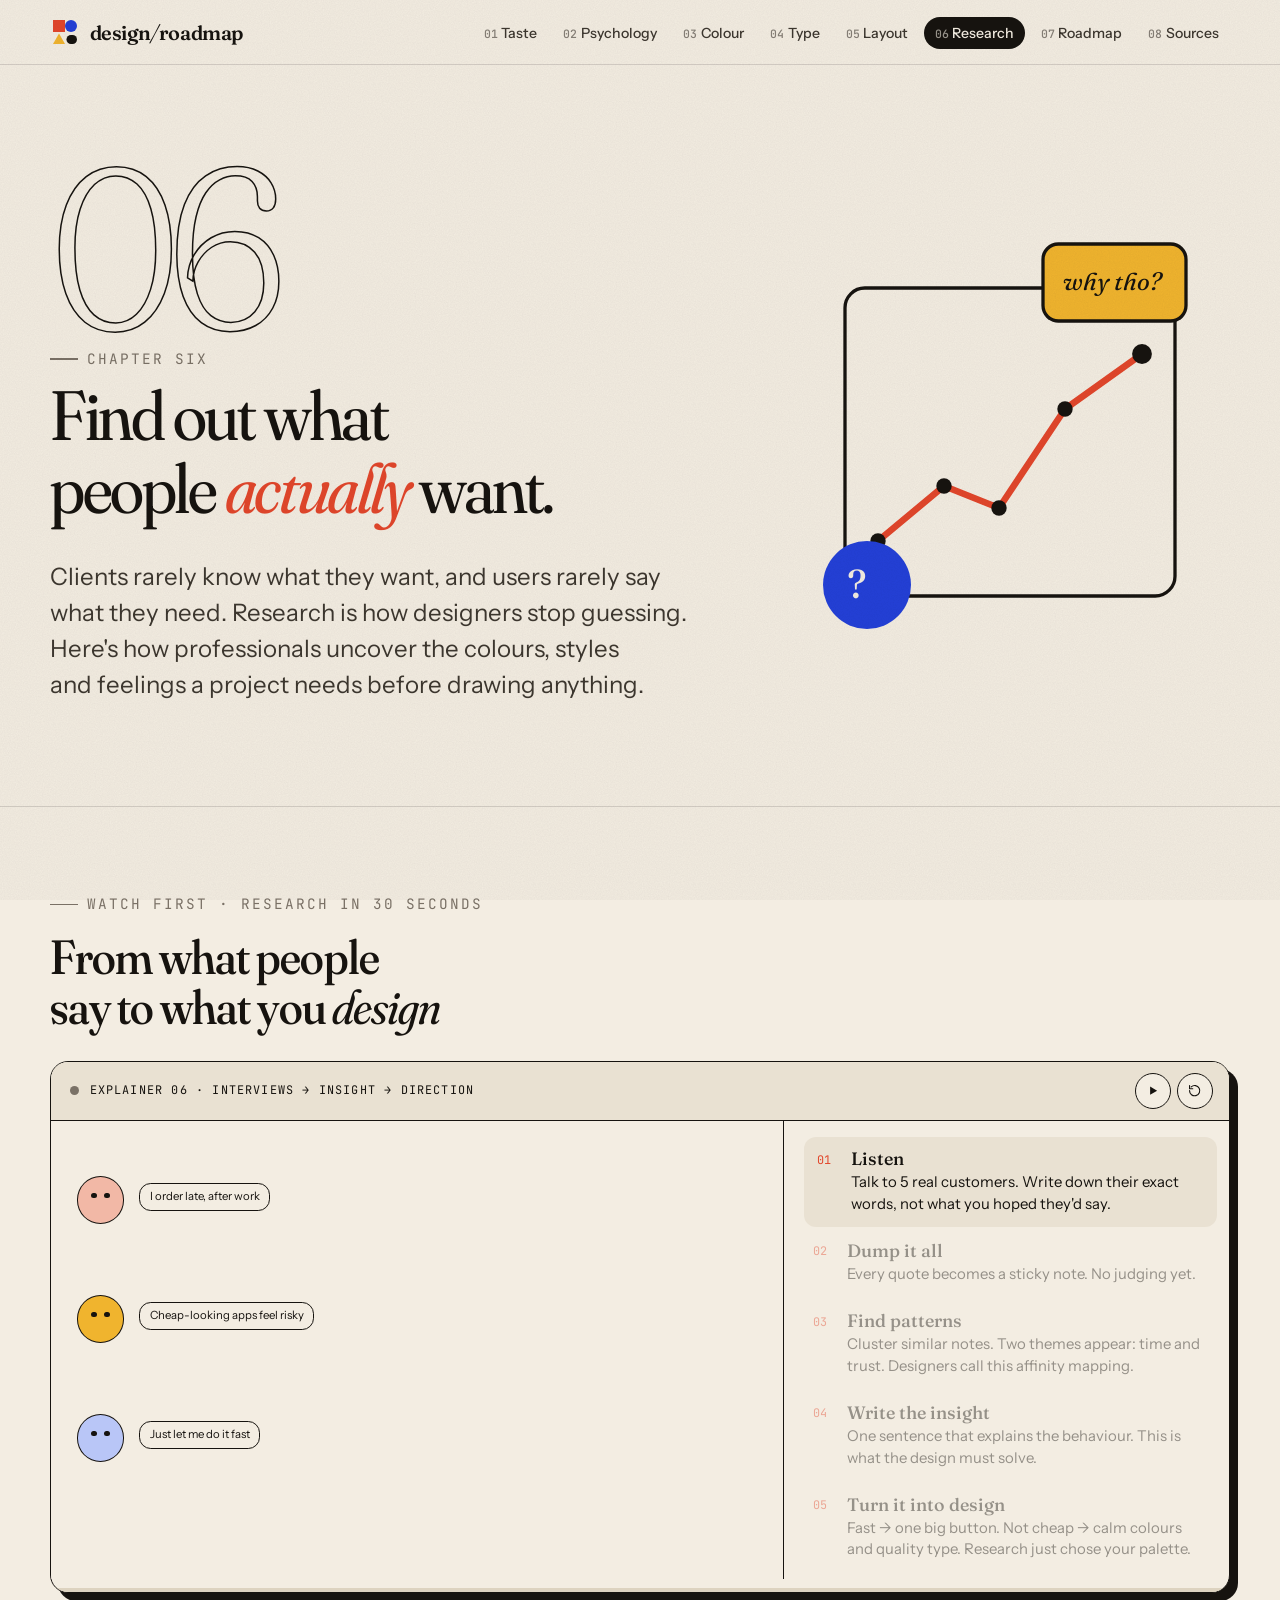
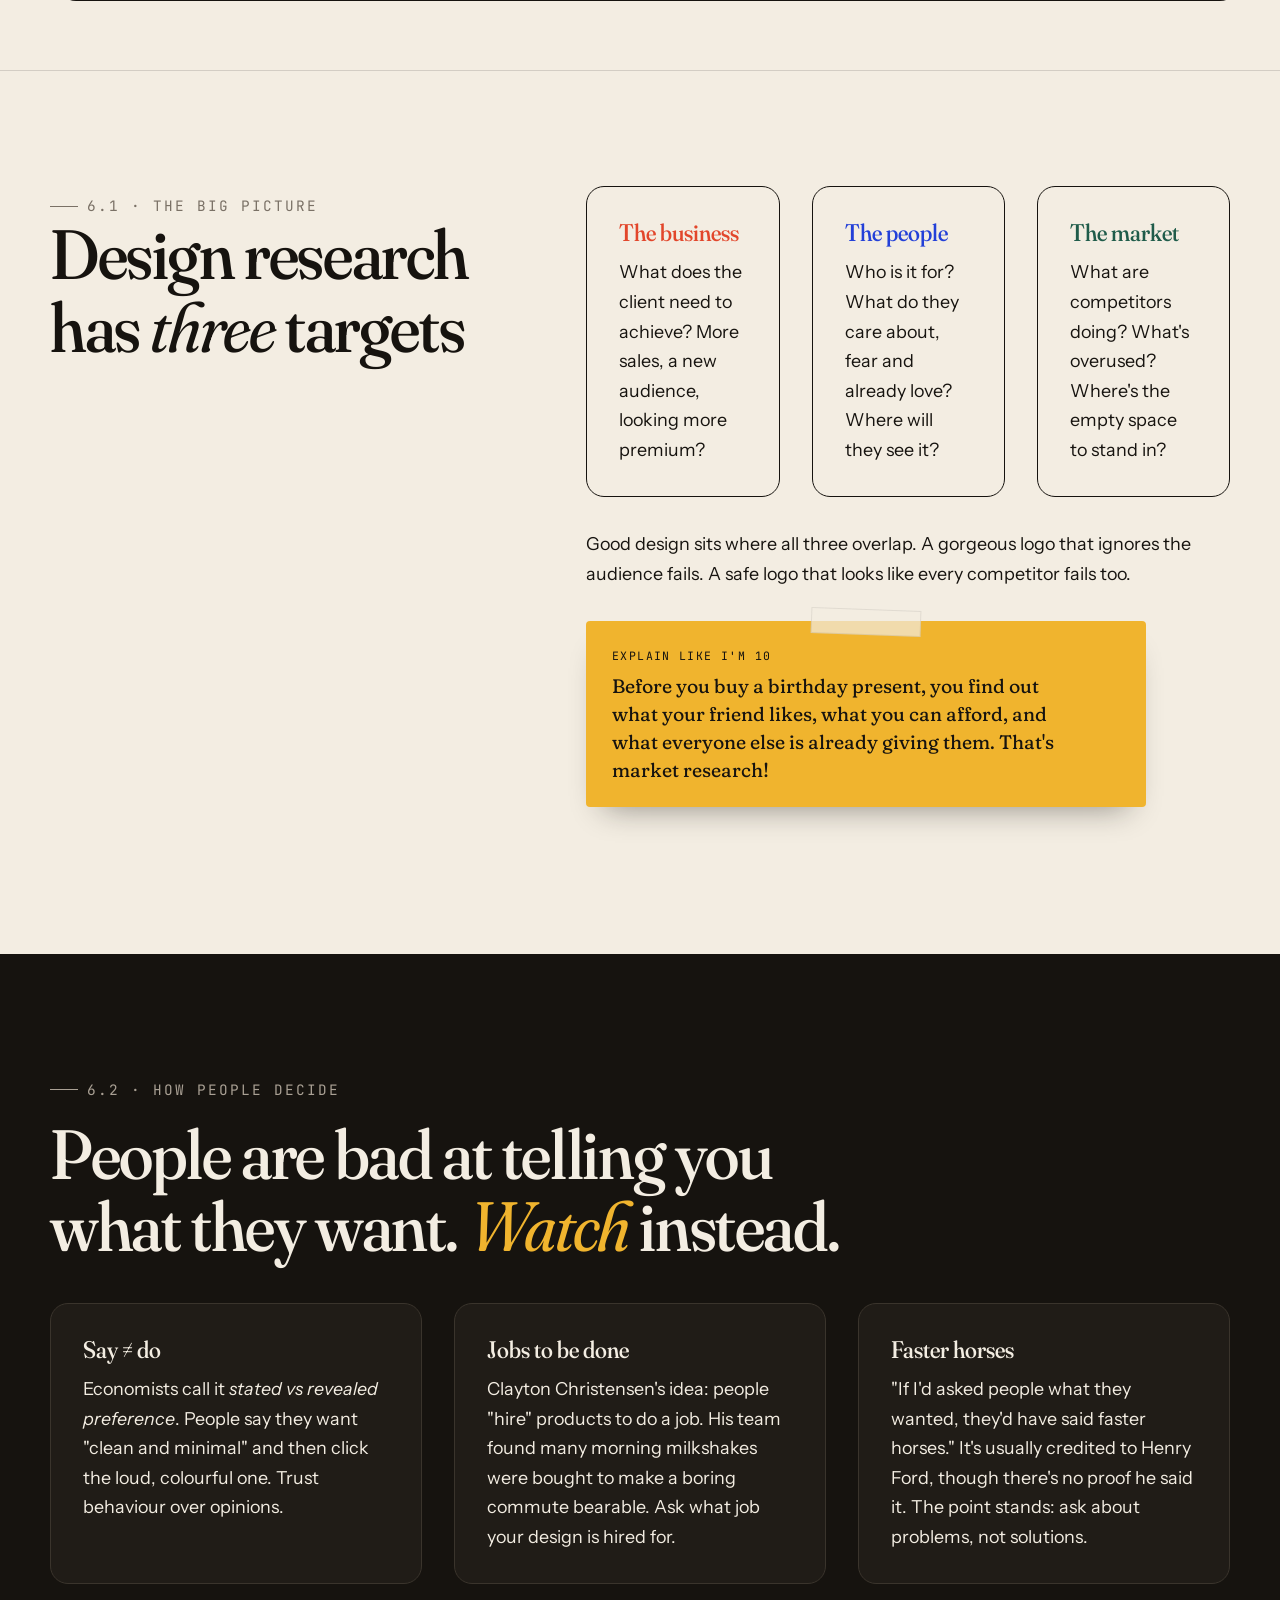
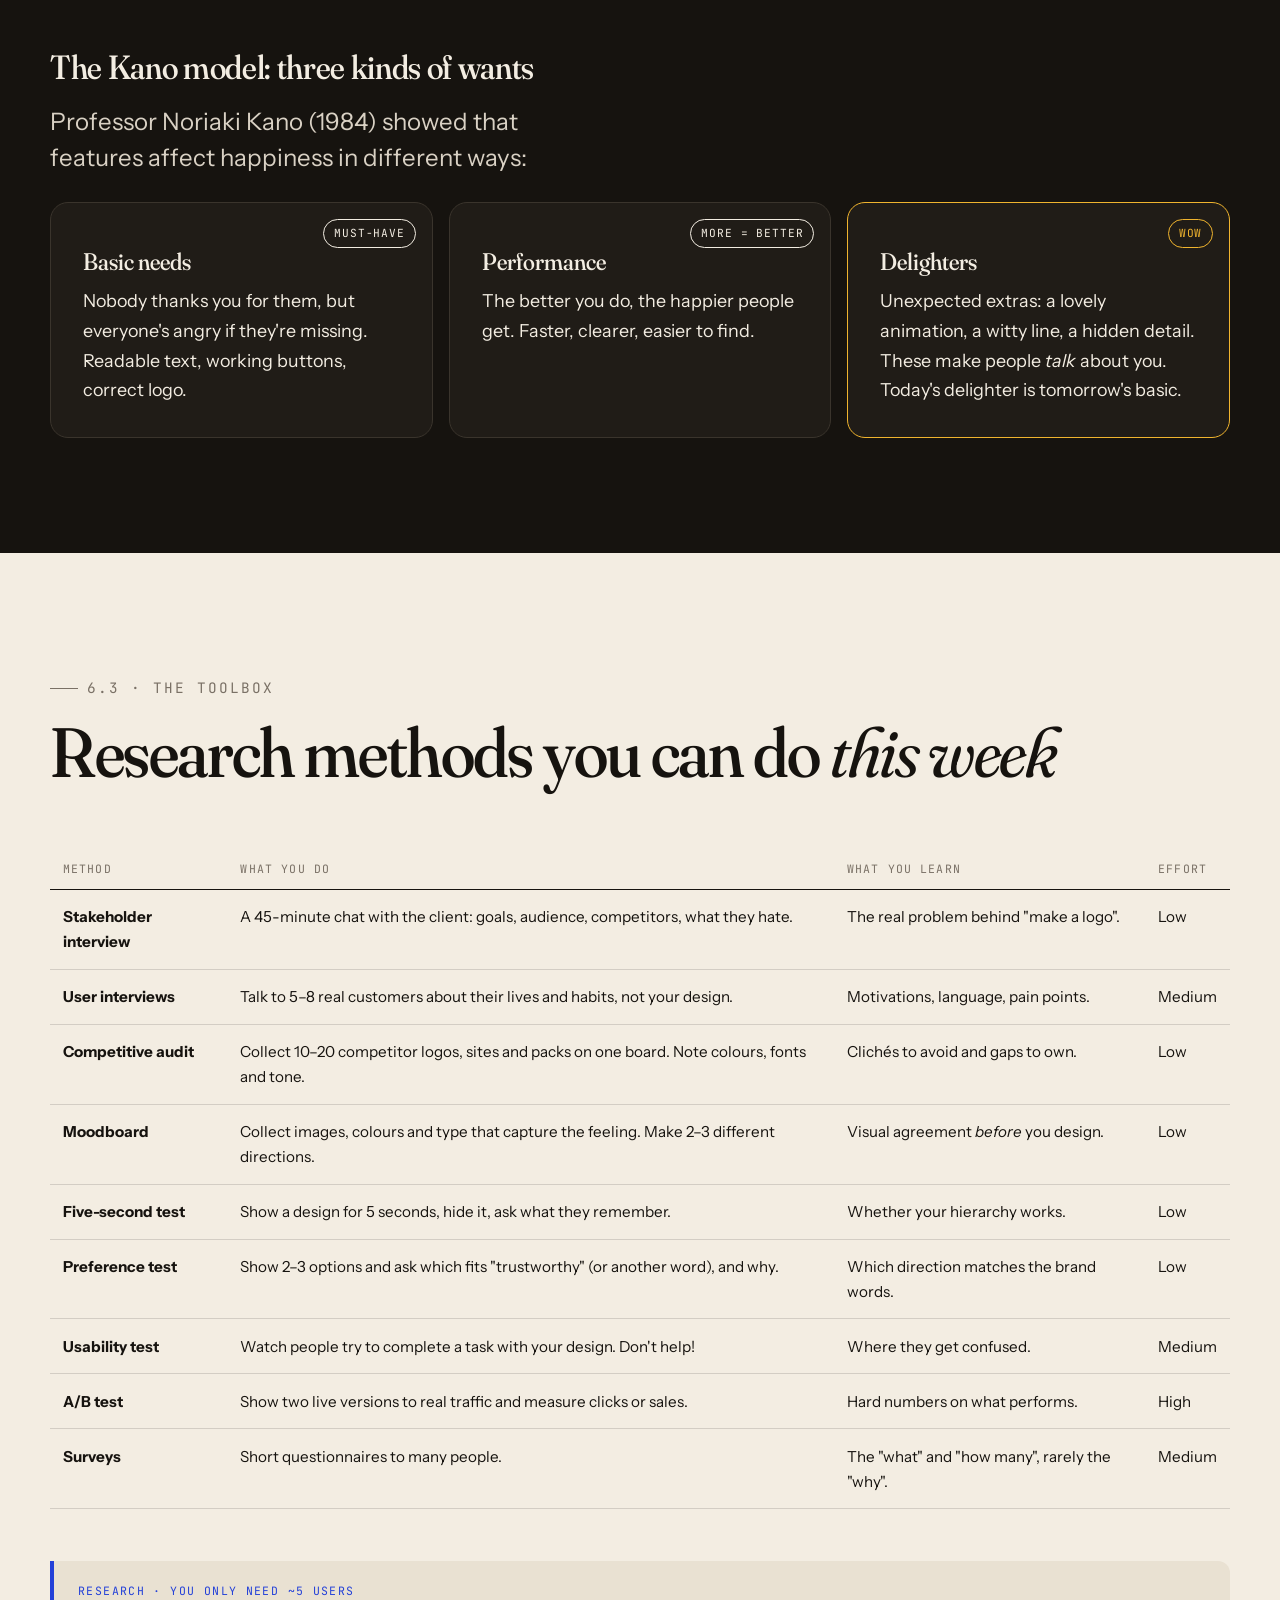
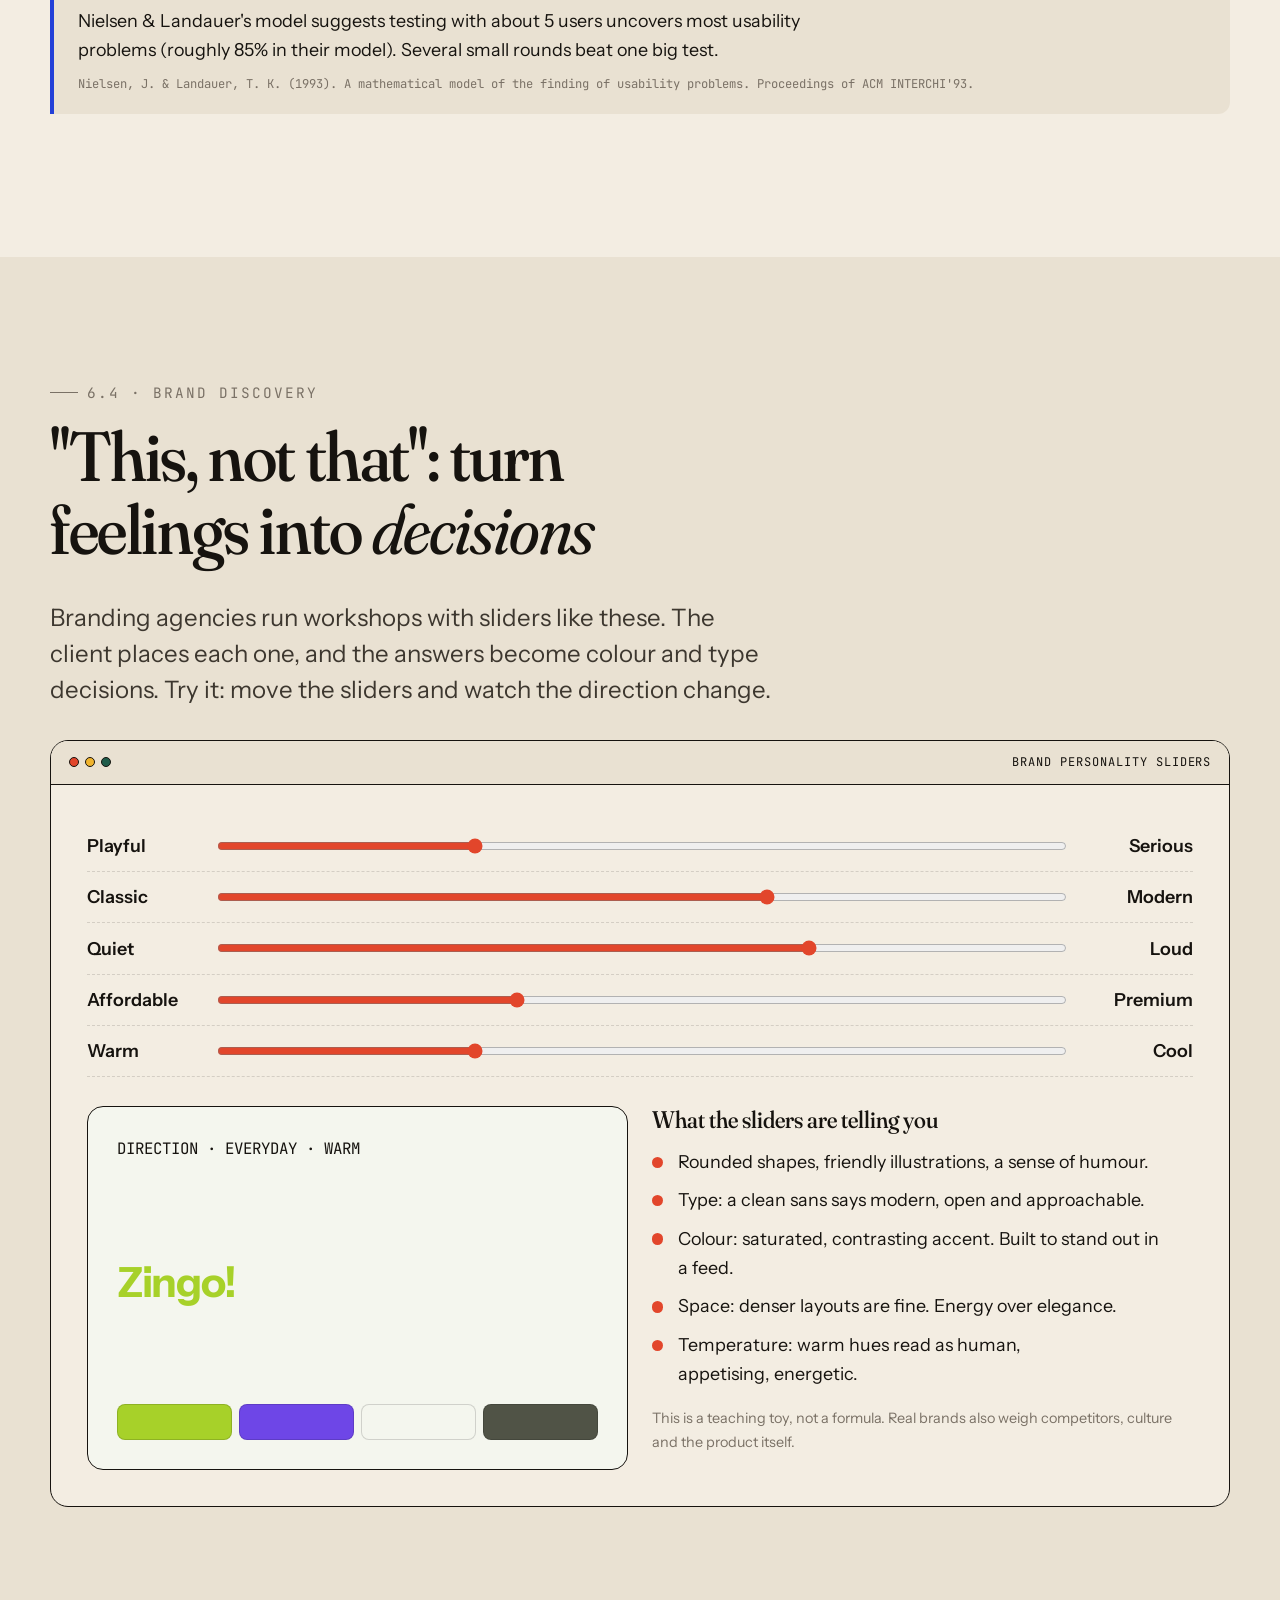
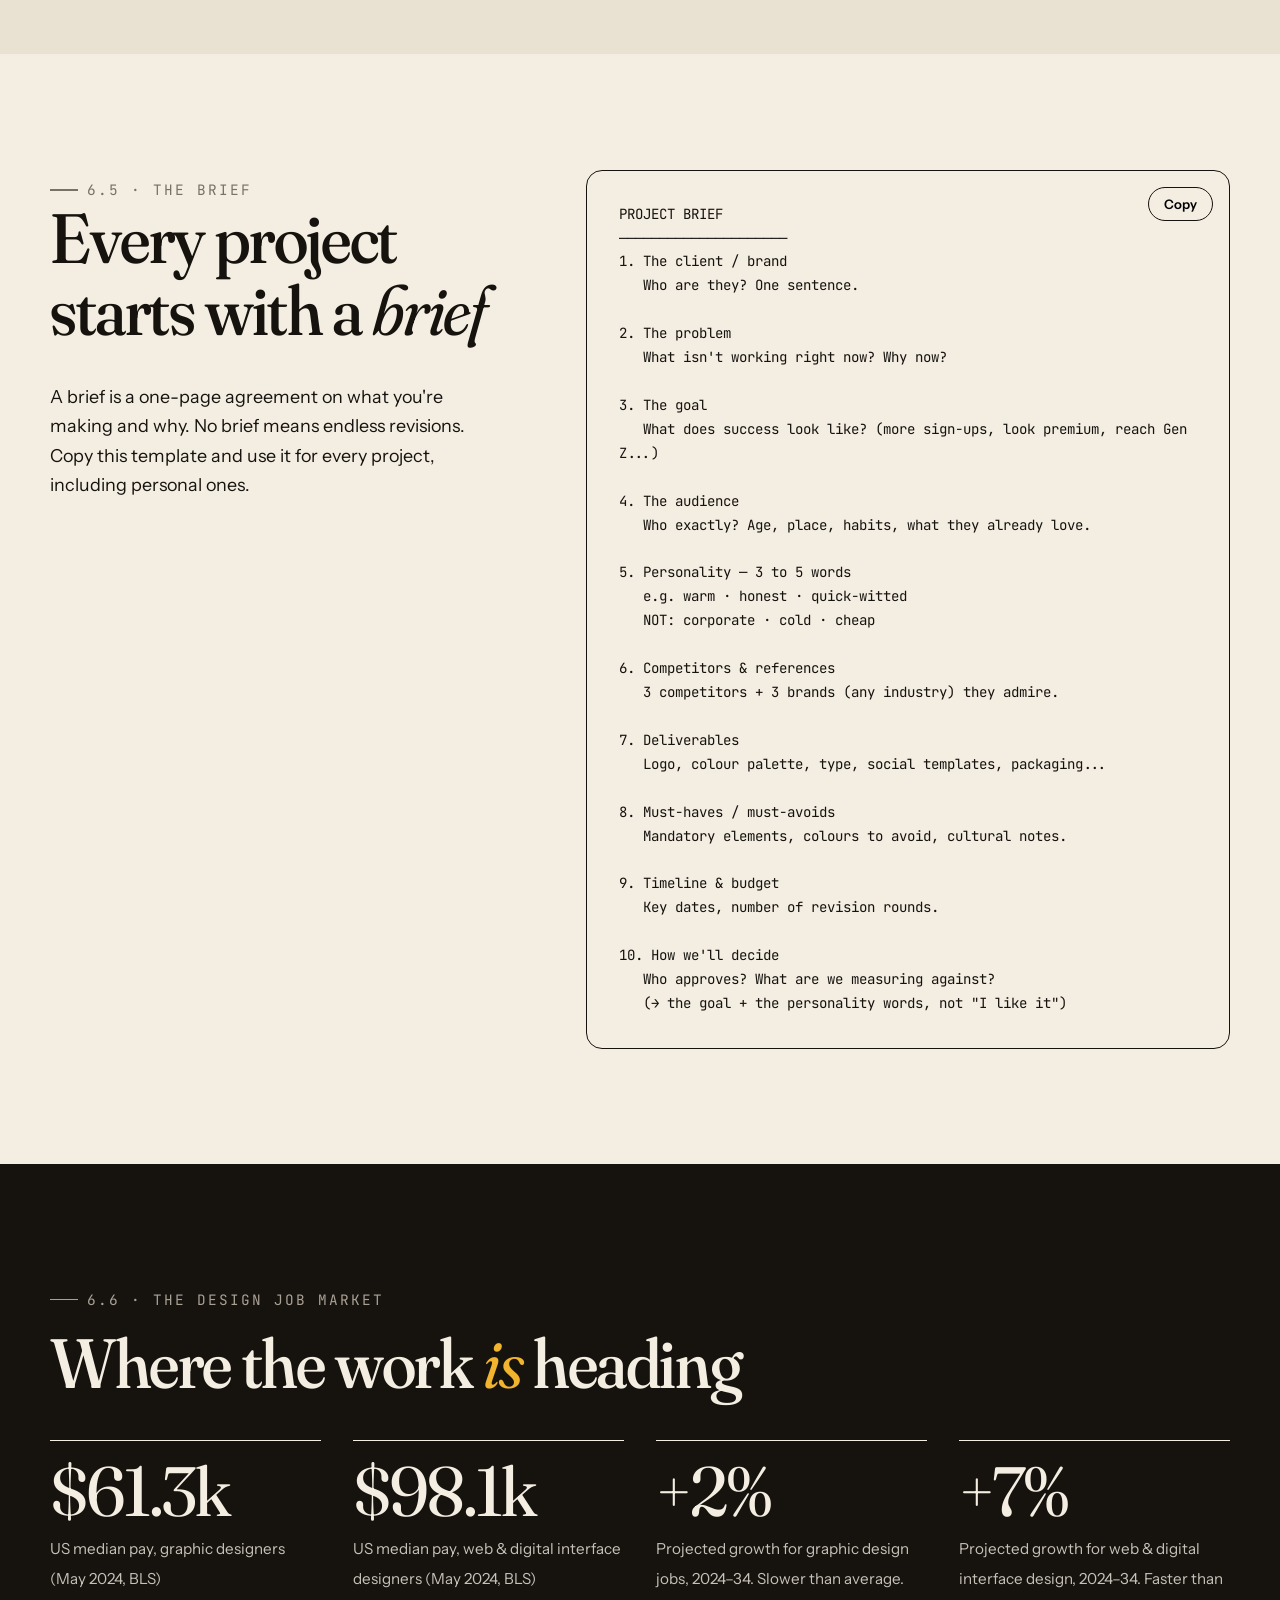
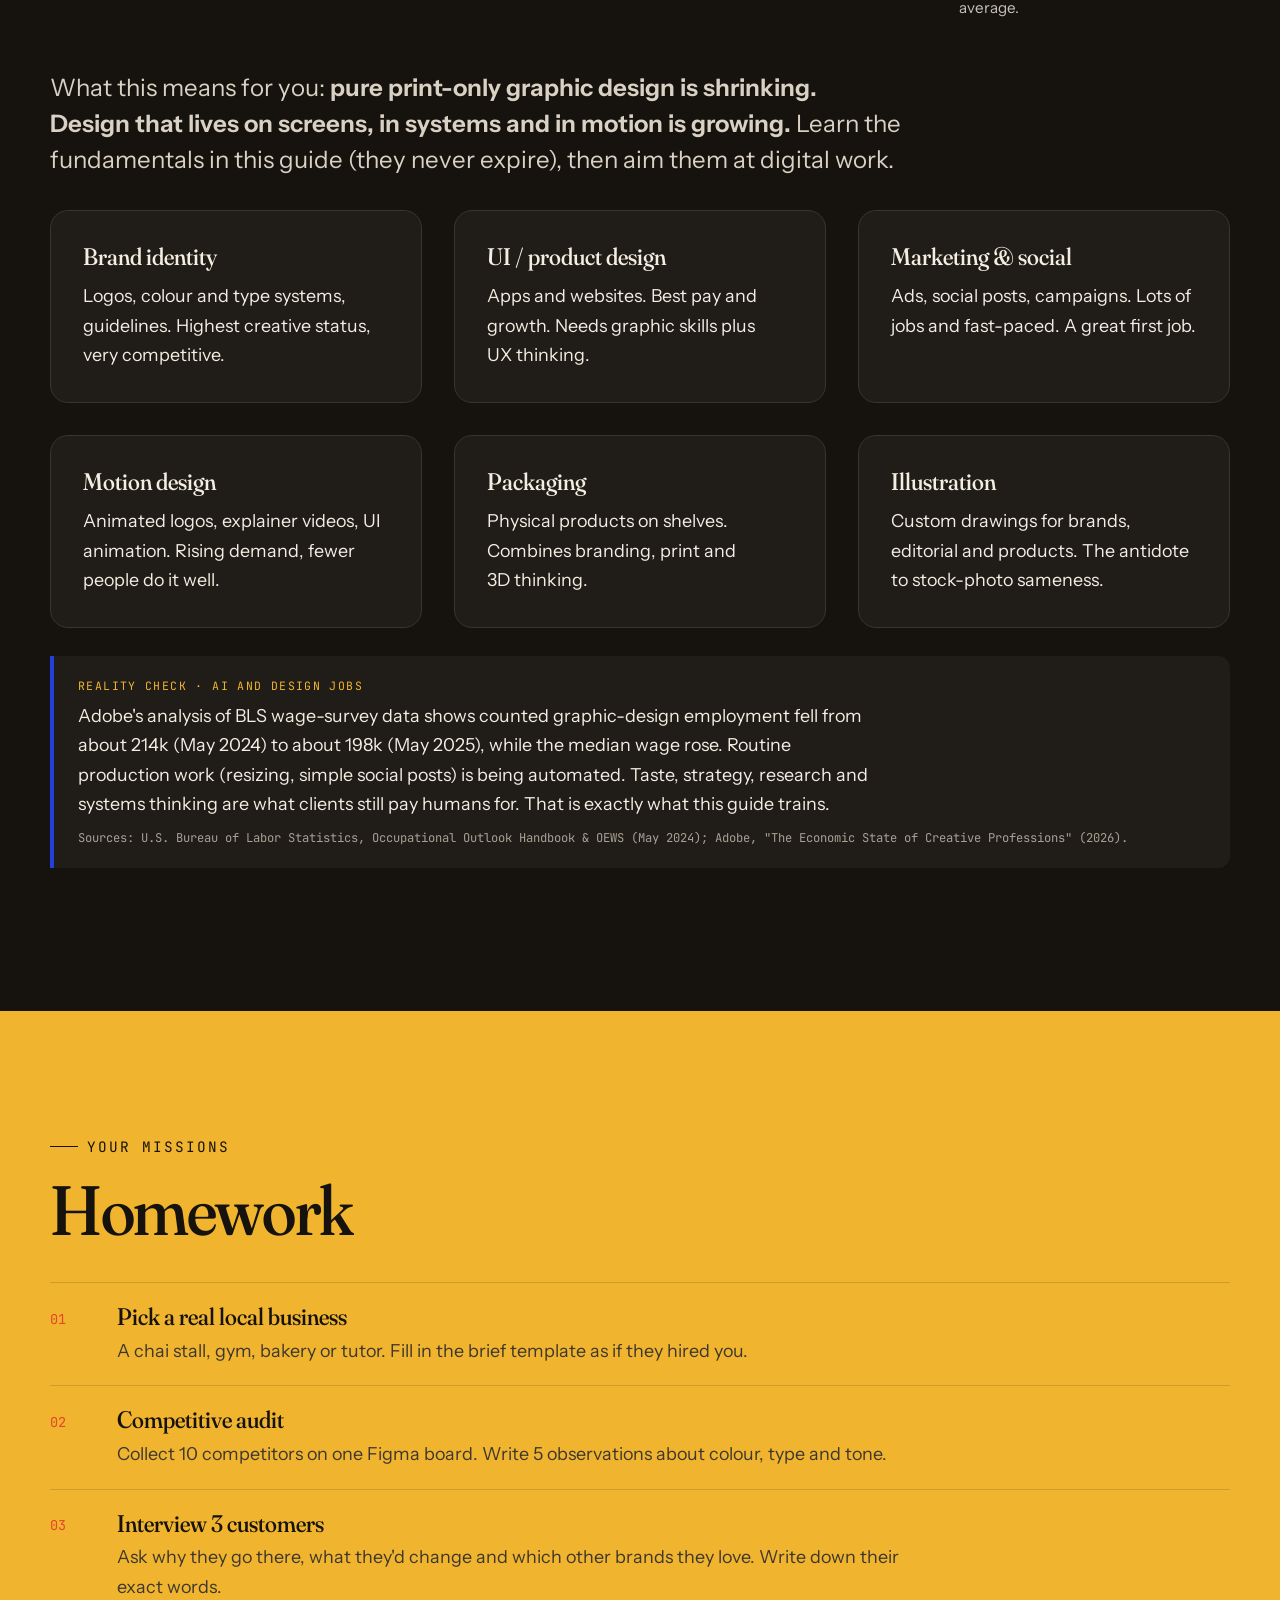
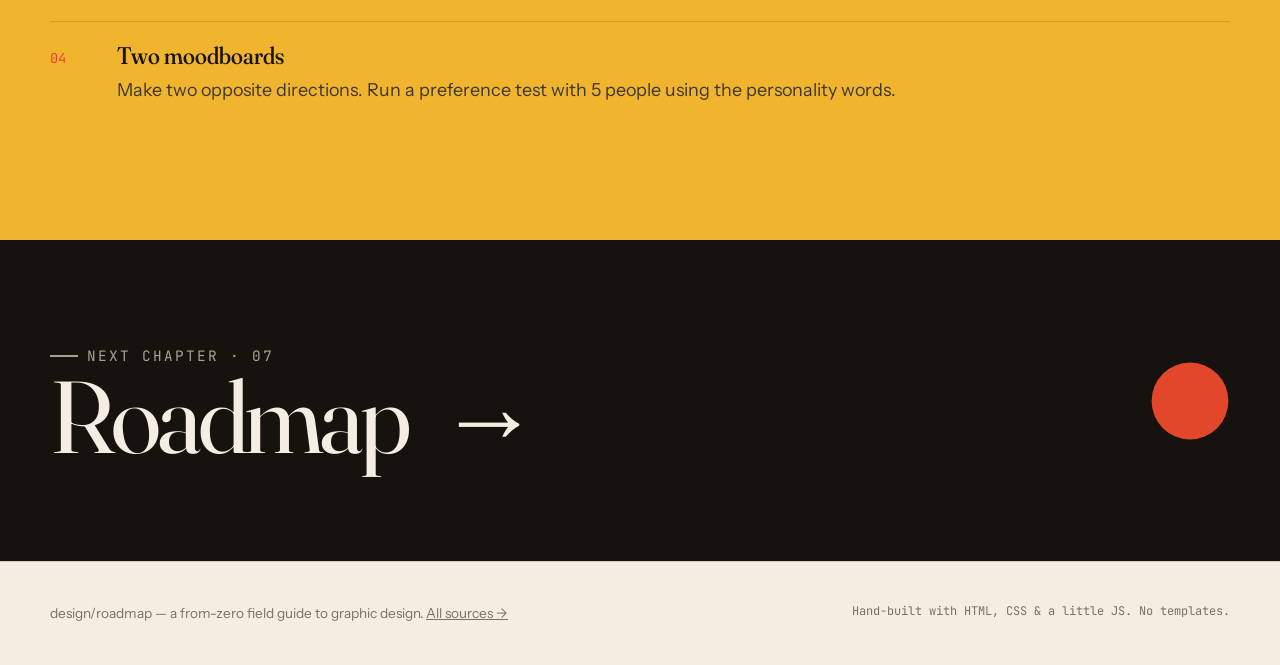
<file: 06-market-research.html>
<!doctype html>
<html lang="en">
<head>
<meta charset="utf-8">
<meta name="viewport" content="width=device-width, initial-scale=1">
<title>06 · Market research — design/roadmap</title>
<link rel="preconnect" href="https://fonts.googleapis.com">
<link rel="preconnect" href="https://fonts.gstatic.com" crossorigin>
<link rel="stylesheet" href="https://fonts.googleapis.com/css2?family=Fraunces:ital,opsz,wght,SOFT@0,9..144,300..900,0..100;1,9..144,300..900,0..100&family=Instrument+Sans:ital,wght@0,400..700;1,400..700&family=JetBrains+Mono:wght@400;600&display=swap">
<link rel="icon" href="assets/favicon.svg" type="image/svg+xml">
<link rel="apple-touch-icon" href="assets/apple-touch-icon.png">
<meta name="theme-color" content="#F3EDE2">
<meta property="og:title" content="design/roadmap: learn graphic design from absolute zero">
<meta property="og:description" content="A research-backed, explain-like-I'm-10 field guide to graphic design, with animated explainers and a 12-month roadmap.">
<meta property="og:image" content="assets/og.png">
<meta name="twitter:card" content="summary_large_image">
<link rel="stylesheet" href="assets/style.css?v=4">
<style>
  .slider-row { display:grid; grid-template-columns: 7rem 1fr 7rem; gap: 1rem; align-items:center; padding:.65rem 0; border-bottom:1px dashed var(--line); font-weight:600; }
  .slider-row span:last-child { text-align:right; }
  .slider-row input { width:100%; }
  #dirOut { display:grid; grid-template-columns: 1fr 1fr; gap: 1.5rem; margin-top: 1.8rem; }
  #dirCard { border-radius: 16px; padding: 1.8rem; min-height: 260px; display:flex; flex-direction:column; justify-content:space-between; transition: all .6s var(--ease); border:1.5px solid var(--ink); }
  #dirCard .t { font-size: 2.6rem; line-height: 1; transition: all .6s var(--ease); }
  #dirPal { display:flex; gap:.4rem; }
  #dirPal i { flex:1; height: 36px; border-radius: 8px; border: 1px solid rgba(0,0,0,.15); transition: background .6s; }
  @media (max-width:760px){ #dirOut{grid-template-columns:1fr} .slider-row{grid-template-columns:5rem 1fr 5rem; font-size:.85rem} }
  .brief { background: var(--paper); border:1.5px solid var(--ink); border-radius: 16px; padding: 2rem; font-family: var(--mono); font-size: .88rem; line-height: 1.7; white-space: pre-wrap; position: relative; }
  .brief button { position:absolute; top:1rem; right:1rem; }
  .kano { display:grid; grid-template-columns: repeat(3,1fr); gap:1rem; }
  @media (max-width:760px){ .kano{grid-template-columns:1fr} }
</style>
</head>
<body data-page="06-market-research.html">
<header id="nav"></header>
<main>

<header class="chap">
  <div class="wrap chap__grid">
    <div>
      <div class="chap__num">06</div>
      <span class="kicker">Chapter six</span>
      <h1>Find out what people <em class="serif-i hl-red">actually</em> want.</h1>
      <p class="lede">Clients rarely know what they want, and users rarely say what they need. Research is how designers stop guessing. Here's how professionals uncover the colours, styles and feelings a project needs before drawing anything.</p>
    </div>
    <svg class="chap__art" viewBox="0 0 400 400" aria-hidden="true">
      <rect x="50" y="60" width="300" height="280" rx="18" fill="#F3EDE2" stroke="#16130F" stroke-width="3"/>
      <g class="draw">
        <polyline points="80,290 140,240 190,260 250,170 320,120" fill="none" stroke="#E2462B" stroke-width="6" stroke-linecap="round" stroke-linejoin="round"/>
      </g>
      <g fill="#16130F"><circle cx="80" cy="290" r="7"/><circle cx="140" cy="240" r="7"/><circle cx="190" cy="260" r="7"/><circle cx="250" cy="170" r="7"/><circle cx="320" cy="120" r="9" class="pulse"/></g>
      <g class="float"><rect x="230" y="20" width="130" height="70" rx="14" fill="#F0B42E" stroke="#16130F" stroke-width="3"/><text x="248" y="62" font-family="Fraunces" font-style="italic" font-size="22" fill="#16130F">why tho?</text></g>
      <g class="float d2"><circle cx="70" cy="330" r="40" fill="#2340D8"/><text x="52" y="342" font-family="Fraunces" font-size="36" fill="#F3EDE2">?</text></g>
    </svg>
  </div>
</header>

<!-- MOTION EXPLAINER -->
<section class="ex-sec ">
  <div class="wrap">
    <span class="kicker">Watch first · research in 30 seconds</span>
    <h2 class="rv">From what people say to what you <em class="serif-i">design</em></h2>
    <figure class="ex rv" data-dur="3800">
      <div class="ex__head">
        <span class="ex__title"><span class="ex__rec"></span>Explainer 06 · interviews → insight → direction</span>
        <div class="ex__ctrl">
          <button type="button" data-ex-play aria-label="Play or pause"><svg class="ic i-play" aria-hidden="true"><use href="#i-play"/></svg><svg class="ic i-pause" aria-hidden="true"><use href="#i-pause"/></svg></button>
          <button type="button" data-ex-replay aria-label="Replay from the start"><svg class="ic " aria-hidden="true"><use href="#i-replay"/></svg></button>
        </div>
      </div>
      <div class="ex__body">
        <div class="ex__stage">
          <div class="o " style="border:1.5px solid #16130F;border-radius:50%;" data-k='[{"x": 3.5, "y": 12, "w": 6.5, "h": 10.4, "bg": "#F2B8A6"}]'><span style="position:absolute;left:30%;top:34%;width:12%;height:12%;border-radius:50%;background:#16130F"></span><span style="position:absolute;right:30%;top:34%;width:12%;height:12%;border-radius:50%;background:#16130F"></span></div><div class="o bub" style="" data-k='[{"x": 12, "y": 13.5, "fs": 1.55, "o": 1, "s": 1, "d": 0}, {"o": 0, "s": 0.6, "tx": 30, "d": 0}]'>I order late, after work</div><div class="o " style="border:1.5px solid #16130F;border-radius:50%;" data-k='[{"x": 3.5, "y": 38, "w": 6.5, "h": 10.4, "bg": "#F0B42E"}]'><span style="position:absolute;left:30%;top:34%;width:12%;height:12%;border-radius:50%;background:#16130F"></span><span style="position:absolute;right:30%;top:34%;width:12%;height:12%;border-radius:50%;background:#16130F"></span></div><div class="o bub" style="" data-k='[{"x": 12, "y": 39.5, "fs": 1.55, "o": 1, "s": 1, "d": 300}, {"o": 0, "s": 0.6, "tx": 30, "d": 0}]'>Cheap-looking apps feel risky</div><div class="o " style="border:1.5px solid #16130F;border-radius:50%;" data-k='[{"x": 3.5, "y": 64, "w": 6.5, "h": 10.4, "bg": "#B9C6F7"}]'><span style="position:absolute;left:30%;top:34%;width:12%;height:12%;border-radius:50%;background:#16130F"></span><span style="position:absolute;right:30%;top:34%;width:12%;height:12%;border-radius:50%;background:#16130F"></span></div><div class="o bub" style="" data-k='[{"x": 12, "y": 65.5, "fs": 1.55, "o": 1, "s": 1, "d": 600}, {"o": 0, "s": 0.6, "tx": 30, "d": 0}]'>Just let me do it fast</div><div class="o " style="background:#E9E1D2;border-radius:1.4cqw;" data-k='[{"x": 40, "y": 6, "w": 56, "h": 88, "o": 0}, {"o": 1}]'></div><div class="o sn" style="white-space:normal;padding:.6em;box-shadow:0 .6cqw 1cqw -.6cqw rgba(0,0,0,.4);z-index:2;" data-k='[{"x": 44, "y": 12, "w": 12, "h": 17, "bg": "#F0B42E", "o": 0, "s": 0.4, "r": -8, "fs": 1.35}, {"o": 1, "s": 1, "d": 0}, {"x": 44, "y": 22, "r": 0, "d": 0}, {"o": 0.22, "d": 0}]'>late nights</div><div class="o sn" style="white-space:normal;padding:.6em;box-shadow:0 .6cqw 1cqw -.6cqw rgba(0,0,0,.4);z-index:2;" data-k='[{"x": 70, "y": 16, "w": 12, "h": 17, "bg": "#F0B42E", "o": 0, "s": 0.4, "r": 6, "fs": 1.35}, {"o": 1, "s": 1, "d": 110}, {"x": 57, "y": 22, "r": 0, "d": 60}, {"o": 0.22, "d": 0}]'>after work</div><div class="o sn" style="white-space:normal;padding:.6em;box-shadow:0 .6cqw 1cqw -.6cqw rgba(0,0,0,.4);z-index:2;" data-k='[{"x": 56, "y": 40, "w": 12, "h": 17, "bg": "#F2B8A6", "o": 0, "s": 0.4, "r": -4, "fs": 1.35}, {"o": 1, "s": 1, "d": 220}, {"x": 74, "y": 22, "r": 0, "d": 120}, {"o": 0.22, "d": 0}]'>“cheap = unsafe”</div><div class="o sn" style="white-space:normal;padding:.6em;box-shadow:0 .6cqw 1cqw -.6cqw rgba(0,0,0,.4);z-index:2;" data-k='[{"x": 80, "y": 44, "w": 12, "h": 17, "bg": "#F0B42E", "o": 0, "s": 0.4, "r": 9, "fs": 1.35}, {"o": 1, "s": 1, "d": 330}, {"x": 44, "y": 43, "r": 0, "d": 180}, {"o": 0.22, "d": 0}]'>needs to be quick</div><div class="o sn" style="white-space:normal;padding:.6em;box-shadow:0 .6cqw 1cqw -.6cqw rgba(0,0,0,.4);z-index:2;" data-k='[{"x": 46, "y": 66, "w": 12, "h": 17, "bg": "#F2B8A6", "o": 0, "s": 0.4, "r": 5, "fs": 1.35}, {"o": 1, "s": 1, "d": 440}, {"x": 74, "y": 43, "r": 0, "d": 240}, {"o": 0.22, "d": 0}]'>trust matters</div><div class="o sn" style="white-space:normal;padding:.6em;box-shadow:0 .6cqw 1cqw -.6cqw rgba(0,0,0,.4);z-index:2;" data-k='[{"x": 72, "y": 70, "w": 12, "h": 17, "bg": "#F0B42E", "o": 0, "s": 0.4, "r": -7, "fs": 1.35}, {"o": 1, "s": 1, "d": 550}, {"x": 57, "y": 43, "r": 0, "d": 300}, {"o": 0.22, "d": 0}]'>no extra steps</div><div class="o mn" style="" data-k='[{"x": 44, "y": 13, "fs": 1.2, "o": 0, "c": "#16130F"}, null, {"o": 1, "d": 500}, {"o": 0, "d": 0}]'>Theme A · Time</div><div class="o mn" style="" data-k='[{"x": 74, "y": 13, "fs": 1.2, "o": 0, "c": "#16130F"}, null, {"o": 1, "d": 500}, {"o": 0, "d": 0}]'>Theme B · Trust</div><div class="o tx" style="white-space:normal;line-height:1.12;padding:.8em;border-radius:1.2cqw;z-index:4;" data-k='[{"x": 43, "y": 30, "w": 50, "fs": 3.1, "o": 0, "s": 0.8, "bg": "#16130F", "c": "#F3EDE2"}, null, null, {"o": 1, "s": 1}, {"y": 10, "fs": 2.3}]'>Insight: busy people want it fast, but not cheap-looking.</div><div class="o " style="border-radius:.8cqw;border:1.5px solid rgba(22,19,15,.2);z-index:3;" data-k='[{"x": 43.0, "y": 46, "w": 7, "h": 11.2, "bg": "#F6EEE3", "o": 0, "ty": 30}, null, null, null, {"o": 1, "ty": 0, "d": 200}]'></div><div class="o " style="border-radius:.8cqw;border:1.5px solid rgba(22,19,15,.2);z-index:3;" data-k='[{"x": 51.5, "y": 46, "w": 7, "h": 11.2, "bg": "#C8553D", "o": 0, "ty": 30}, null, null, null, {"o": 1, "ty": 0, "d": 320}]'></div><div class="o " style="border-radius:.8cqw;border:1.5px solid rgba(22,19,15,.2);z-index:3;" data-k='[{"x": 60.0, "y": 46, "w": 7, "h": 11.2, "bg": "#1F5C4A", "o": 0, "ty": 30}, null, null, null, {"o": 1, "ty": 0, "d": 440}]'></div><div class="o " style="border-radius:.8cqw;border:1.5px solid rgba(22,19,15,.2);z-index:3;" data-k='[{"x": 68.5, "y": 46, "w": 7, "h": 11.2, "bg": "#16130F", "o": 0, "ty": 30}, null, null, null, {"o": 1, "ty": 0, "d": 560}]'></div><div class="o tx" style="z-index:3;" data-k='[{"x": 80, "y": 42, "fs": 9, "o": 0, "c": "#16130F"}, null, null, null, {"o": 1, "d": 700}]'>Aa</div><div class="o pill" style="padding:0 1.4em;z-index:3;" data-k='[{"x": 43, "y": 66, "h": 8.5, "fs": 1.8, "o": 0, "bg": "#C8553D", "c": "#F3EDE2"}, null, null, null, {"o": 1, "d": 900}]'>One big button →</div><div class="o mn" style="z-index:3;" data-k='[{"x": 43, "y": 82, "fs": 1.3, "o": 0, "c": "#3D372F"}, null, null, null, {"o": 1, "d": 1100}]'>Direction: warm · calm · quick</div>
        </div>
        <ol class="ex__caps"><li><span><b>Listen</b>Talk to 5 real customers. Write down their exact words, not what you hoped they'd say.</span></li><li><span><b>Dump it all</b>Every quote becomes a sticky note. No judging yet.</span></li><li><span><b>Find patterns</b>Cluster similar notes. Two themes appear: time and trust. Designers call this affinity mapping.</span></li><li><span><b>Write the insight</b>One sentence that explains the behaviour. This is what the design must solve.</span></li><li><span><b>Turn it into design</b>Fast → one big button. Not cheap → calm colours and quality type. Research just chose your palette.</span></li></ol>
      </div>
      <div class="ex__bar"><i></i></div>
    </figure>
  </div>
</section>



<section>
  <div class="wrap split">
    <div class="sticky"><span class="kicker">6.1 · The big picture</span><h2 class="rv">Design research has <em class="serif-i">three</em> targets</h2></div>
    <div>
      <div class="grid g3 rv">
        <div class="card card--flat"><h4 class="hl-red">The business</h4><p>What does the client need to achieve? More sales, a new audience, looking more premium?</p></div>
        <div class="card card--flat"><h4 class="hl-blue">The people</h4><p>Who is it for? What do they care about, fear and already love? Where will they see it?</p></div>
        <div class="card card--flat"><h4 class="hl-green">The market</h4><p>What are competitors doing? What's overused? Where's the empty space to stand in?</p></div>
      </div>
      <p class="rv" style="margin-top:2rem">Good design sits where all three overlap. A gorgeous logo that ignores the audience fails. A safe logo that looks like every competitor fails too.</p>
      <div class="eli rv">
        <span class="eli__label">Explain like I'm 10</span>
        <p>Before you buy a birthday present, you find out what your friend likes, what you can afford, and what everyone else is already giving them. That's market research!</p>
      </div>
    </div>
  </div>
</section>

<section class="band-ink">
  <div class="wrap">
    <span class="kicker">6.2 · How people decide</span>
    <h2 class="rv" style="margin-top:1rem;max-width:20ch">People are bad at telling you what they want. <em class="serif-i" style="color:var(--yellow)">Watch</em> instead.</h2>
    <div class="grid g3" style="margin-top:2.5rem">
      <div class="card rv"><h4>Say ≠ do</h4><p>Economists call it <em>stated vs revealed preference</em>. People say they want "clean and minimal" and then click the loud, colourful one. Trust behaviour over opinions.</p></div>
      <div class="card rv rv-d1"><h4>Jobs to be done</h4><p>Clayton Christensen's idea: people "hire" products to do a job. His team found many morning milkshakes were bought to make a boring commute bearable. Ask what job your design is hired for.</p></div>
      <div class="card rv rv-d2"><h4>Faster horses</h4><p>"If I'd asked people what they wanted, they'd have said faster horses." It's usually credited to Henry Ford, though there's no proof he said it. The point stands: ask about problems, not solutions.</p></div>
    </div>
    <h3 class="rv" style="margin-top:4rem">The Kano model: three kinds of wants</h3>
    <p class="rv lede">Professor Noriaki Kano (1984) showed that features affect happiness in different ways:</p>
    <div class="kano">
      <div class="card rv"><span class="tag">Must-have</span><h4 style="margin-top:.8rem">Basic needs</h4><p>Nobody thanks you for them, but everyone's angry if they're missing. Readable text, working buttons, correct logo.</p></div>
      <div class="card rv rv-d1"><span class="tag">More = better</span><h4 style="margin-top:.8rem">Performance</h4><p>The better you do, the happier people get. Faster, clearer, easier to find.</p></div>
      <div class="card rv rv-d2" style="border-color:var(--yellow)"><span class="tag" style="color:var(--yellow)">Wow</span><h4 style="margin-top:.8rem">Delighters</h4><p>Unexpected extras: a lovely animation, a witty line, a hidden detail. These make people <em>talk</em> about you. Today's delighter is tomorrow's basic.</p></div>
    </div>
  </div>
</section>

<section>
  <div class="wrap">
    <span class="kicker">6.3 · The toolbox</span>
    <h2 class="rv" style="margin-top:1rem">Research methods you can do <em class="serif-i">this week</em></h2>
    <div class="tbl-wrap rv">
    <table class="tbl">
      <thead><tr><th>Method</th><th>What you do</th><th>What you learn</th><th>Effort</th></tr></thead>
      <tbody>
        <tr><td><b>Stakeholder interview</b></td><td>A 45-minute chat with the client: goals, audience, competitors, what they hate.</td><td>The real problem behind "make a logo".</td><td>Low</td></tr>
        <tr><td><b>User interviews</b></td><td>Talk to 5–8 real customers about their lives and habits, not your design.</td><td>Motivations, language, pain points.</td><td>Medium</td></tr>
        <tr><td><b>Competitive audit</b></td><td>Collect 10–20 competitor logos, sites and packs on one board. Note colours, fonts and tone.</td><td>Clichés to avoid and gaps to own.</td><td>Low</td></tr>
        <tr><td><b>Moodboard</b></td><td>Collect images, colours and type that capture the feeling. Make 2–3 different directions.</td><td>Visual agreement <em>before</em> you design.</td><td>Low</td></tr>
        <tr><td><b>Five-second test</b></td><td>Show a design for 5 seconds, hide it, ask what they remember.</td><td>Whether your hierarchy works.</td><td>Low</td></tr>
        <tr><td><b>Preference test</b></td><td>Show 2–3 options and ask which fits "trustworthy" (or another word), and why.</td><td>Which direction matches the brand words.</td><td>Low</td></tr>
        <tr><td><b>Usability test</b></td><td>Watch people try to complete a task with your design. Don't help!</td><td>Where they get confused.</td><td>Medium</td></tr>
        <tr><td><b>A/B test</b></td><td>Show two live versions to real traffic and measure clicks or sales.</td><td>Hard numbers on what performs.</td><td>High</td></tr>
        <tr><td><b>Surveys</b></td><td>Short questionnaires to many people.</td><td>The "what" and "how many", rarely the "why".</td><td>Medium</td></tr>
      </tbody>
    </table>
    </div>
    <div class="study rv">
      <span class="study__label">Research · You only need ~5 users</span>
      <p>Nielsen &amp; Landauer's model suggests testing with about 5 users uncovers most usability problems (roughly 85% in their model). Several small rounds beat one big test.</p>
      <cite>Nielsen, J. &amp; Landauer, T. K. (1993). A mathematical model of the finding of usability problems. Proceedings of ACM INTERCHI'93.</cite>
    </div>
  </div>
</section>

<section class="band-2">
  <div class="wrap">
    <span class="kicker">6.4 · Brand discovery</span>
    <h2 class="rv" style="margin-top:1rem;max-width:20ch">"This, not that": turn feelings into <em class="serif-i">decisions</em></h2>
    <p class="lede rv">Branding agencies run workshops with sliders like these. The client places each one, and the answers become colour and type decisions. Try it: move the sliders and watch the direction change.</p>
    <div class="demo rv">
      <div class="demo__bar"><span class="dots"><i></i><i></i><i></i></span><span>Brand personality sliders</span></div>
      <div class="demo__body">
        <div class="slider-row"><span>Playful</span><input type="range" min="0" max="100" value="30" data-axis="serious"><span>Serious</span></div>
        <div class="slider-row"><span>Classic</span><input type="range" min="0" max="100" value="65" data-axis="modern"><span>Modern</span></div>
        <div class="slider-row"><span>Quiet</span><input type="range" min="0" max="100" value="70" data-axis="loud"><span>Loud</span></div>
        <div class="slider-row"><span>Affordable</span><input type="range" min="0" max="100" value="35" data-axis="premium"><span>Premium</span></div>
        <div class="slider-row"><span>Warm</span><input type="range" min="0" max="100" value="30" data-axis="cool"><span>Cool</span></div>
        <div id="dirOut">
          <div id="dirCard"><span class="mono" id="dirTag">DIRECTION</span><div class="t" id="dirTitle">Your brand</div><div id="dirPal"><i></i><i></i><i></i><i></i></div></div>
          <div id="dirText"></div>
        </div>
      </div>
    </div>
  </div>
</section>

<section>
  <div class="wrap split">
    <div class="sticky"><span class="kicker">6.5 · The brief</span><h2 class="rv">Every project starts with a <em class="serif-i">brief</em></h2>
      <p class="rv">A brief is a one-page agreement on what you're making and why. No brief means endless revisions. Copy this template and use it for every project, including personal ones.</p>
    </div>
    <div class="brief rv" id="briefText"><button class="chip" id="copyBrief">Copy</button>PROJECT BRIEF
—————————————————————
1. The client / brand
   Who are they? One sentence.

2. The problem
   What isn't working right now? Why now?

3. The goal
   What does success look like? (more sign-ups, look premium, reach Gen Z...)

4. The audience
   Who exactly? Age, place, habits, what they already love.

5. Personality — 3 to 5 words
   e.g. warm · honest · quick-witted
   NOT: corporate · cold · cheap

6. Competitors & references
   3 competitors + 3 brands (any industry) they admire.

7. Deliverables
   Logo, colour palette, type, social templates, packaging...

8. Must-haves / must-avoids
   Mandatory elements, colours to avoid, cultural notes.

9. Timeline & budget
   Key dates, number of revision rounds.

10. How we'll decide
   Who approves? What are we measuring against?
   (→ the goal + the personality words, not "I like it")</div>
  </div>
</section>

<section class="band-ink">
  <div class="wrap">
    <span class="kicker">6.6 · The design job market</span>
    <h2 class="rv" style="margin-top:1rem;max-width:18ch">Where the work <em class="serif-i" style="color:var(--yellow)">is</em> heading</h2>
    <div class="grid g4" style="margin-top:2.5rem">
      <div class="stat rv"><span class="stat__n">$61.3k</span><span class="stat__l">US median pay, graphic designers (May 2024, BLS)</span></div>
      <div class="stat rv rv-d1"><span class="stat__n">$98.1k</span><span class="stat__l">US median pay, web &amp; digital interface designers (May 2024, BLS)</span></div>
      <div class="stat rv rv-d2"><span class="stat__n">+2%</span><span class="stat__l">Projected growth for graphic design jobs, 2024–34. Slower than average.</span></div>
      <div class="stat rv rv-d3"><span class="stat__n">+7%</span><span class="stat__l">Projected growth for web &amp; digital interface design, 2024–34. Faster than average.</span></div>
    </div>
    <p class="lede rv" style="margin-top:3rem">What this means for you: <strong>pure print-only graphic design is shrinking. Design that lives on screens, in systems and in motion is growing.</strong> Learn the fundamentals in this guide (they never expire), then aim them at digital work.</p>
    <div class="grid g3" style="margin-top:2rem">
      <div class="card rv"><h4>Brand identity</h4><p>Logos, colour and type systems, guidelines. Highest creative status, very competitive.</p></div>
      <div class="card rv rv-d1"><h4>UI / product design</h4><p>Apps and websites. Best pay and growth. Needs graphic skills plus UX thinking.</p></div>
      <div class="card rv rv-d2"><h4>Marketing &amp; social</h4><p>Ads, social posts, campaigns. Lots of jobs and fast-paced. A great first job.</p></div>
      <div class="card rv"><h4>Motion design</h4><p>Animated logos, explainer videos, UI animation. Rising demand, fewer people do it well.</p></div>
      <div class="card rv rv-d1"><h4>Packaging</h4><p>Physical products on shelves. Combines branding, print and 3D thinking.</p></div>
      <div class="card rv rv-d2"><h4>Illustration</h4><p>Custom drawings for brands, editorial and products. The antidote to stock-photo sameness.</p></div>
    </div>
    <div class="study rv" style="background:#201C17;color:var(--paper)">
      <span class="study__label" style="color:var(--yellow)">Reality check · AI and design jobs</span>
      <p>Adobe's analysis of BLS wage-survey data shows counted graphic-design employment fell from about 214k (May 2024) to about 198k (May 2025), while the median wage rose. Routine production work (resizing, simple social posts) is being automated. Taste, strategy, research and systems thinking are what clients still pay humans for. That is exactly what this guide trains.</p>
      <cite style="color:#A9A094">Sources: U.S. Bureau of Labor Statistics, Occupational Outlook Handbook &amp; OEWS (May 2024); Adobe, "The Economic State of Creative Professions" (2026).</cite>
    </div>
  </div>
</section>

<section class="band-yellow">
  <div class="wrap">
    <span class="kicker" style="color:var(--ink)">Your missions</span>
    <h2 class="rv" style="margin-top:1rem">Homework</h2>
    <ol class="steps" style="margin-top:2rem">
      <li class="rv"><div><h4>Pick a real local business</h4><p>A chai stall, gym, bakery or tutor. Fill in the brief template as if they hired you.</p></div></li>
      <li class="rv"><div><h4>Competitive audit</h4><p>Collect 10 competitors on one Figma board. Write 5 observations about colour, type and tone.</p></div></li>
      <li class="rv"><div><h4>Interview 3 customers</h4><p>Ask why they go there, what they'd change and which other brands they love. Write down their exact words.</p></div></li>
      <li class="rv"><div><h4>Two moodboards</h4><p>Make two opposite directions. Run a preference test with 5 people using the personality words.</p></div></li>
    </ol>
  </div>
</section>

</main>
<div id="next"></div>
<footer id="foot"></footer>
<script src="assets/app.js?v=4"></script>
<script>
(() => {
  const ins = document.querySelectorAll('[data-axis]');
  const card = document.getElementById('dirCard');
  const title = document.getElementById('dirTitle');
  const tag = document.getElementById('dirTag');
  const pal = document.querySelectorAll('#dirPal i');
  const text = document.getElementById('dirText');
  const run = () => {
    const v = {}; ins.forEach(i => v[i.dataset.axis] = +i.value / 100);
    // hue: warm (~15) to cool (~215)
    const hue = Math.round(15 + v.cool * 200);
    const sat = Math.round(35 + v.loud * 55 - v.premium * 20);
    const light = Math.round(52 - v.premium * 22 + (1 - v.serious) * 6);
    const main = `hsl(${hue} ${sat}% ${light}%)`;
    const accentHue = v.loud > .55 ? (hue + 180) % 360 : (hue + 30) % 360;
    const accent = `hsl(${accentHue} ${Math.min(90, sat + 10)}% ${Math.min(62, light + 10)}%)`;
    const bg = v.premium > .6 ? `hsl(${hue} 10% 10%)` : `hsl(${hue} 30% 95%)`;
    const fg = v.premium > .6 ? '#F3EDE2' : '#16130F';
    const neutral = `hsl(${hue} 8% ${v.premium > .6 ? 70 : 30}%)`;
    [main, accent, bg, neutral].forEach((c, i) => pal[i].style.background = c);
    card.style.background = bg; card.style.color = fg;
    const serif = v.modern < .45 || (v.premium > .65 && v.serious > .5);
    const mono = v.modern > .75 && v.serious > .55;
    title.style.fontFamily = mono ? 'var(--mono)' : serif ? 'var(--display)' : 'var(--body)';
    title.style.fontWeight = v.loud > .6 ? 800 : v.premium > .6 ? 400 : 600;
    title.style.fontStyle = (serif && v.serious < .5) ? 'italic' : 'normal';
    title.style.letterSpacing = v.premium > .6 ? '.06em' : '-.03em';
    title.style.textTransform = v.premium > .7 ? 'uppercase' : 'none';
    title.style.color = v.premium > .6 ? fg : main;
    title.textContent = v.serious > .6 ? 'Aldermoor & Co.' : v.loud > .6 ? 'Zingo!' : 'Little Fern';
    tag.textContent = `DIRECTION · ${v.premium > .6 ? 'PREMIUM' : 'EVERYDAY'} · ${v.cool > .5 ? 'COOL' : 'WARM'}`;
    const words = [];
    words.push(v.serious > .6 ? 'Restrained shapes, sharp edges, tight palette.' : v.serious < .4 ? 'Rounded shapes, friendly illustrations, a sense of humour.' : 'Balanced: friendly but credible.');
    words.push(serif ? 'Type: a serif for headlines says heritage, craft and trust.' : mono ? 'Type: a monospace or technical grotesk says precise and engineered.' : 'Type: a clean sans says modern, open and approachable.');
    words.push(v.loud > .6 ? 'Colour: saturated, contrasting accent. Built to stand out in a feed.' : 'Colour: muted and harmonious. Lets the content breathe.');
    words.push(v.premium > .6 ? 'Space: generous margins, fewer elements, dark or neutral backgrounds.' : 'Space: denser layouts are fine. Energy over elegance.');
    words.push(v.cool > .5 ? 'Temperature: cool hues read as calm, technical, trustworthy.' : 'Temperature: warm hues read as human, appetising, energetic.');
    text.innerHTML = '<h4>What the sliders are telling you</h4><ul class="ticks">' + words.map(w => `<li>${w}</li>`).join('') + '</ul><p class="muted" style="font-size:.9rem">This is a teaching toy, not a formula. Real brands also weigh competitors, culture and the product itself.</p>';
  };
  ins.forEach(i => i.addEventListener('input', run)); run();
  const cp = document.getElementById('copyBrief');
  cp.addEventListener('click', () => {
    const t = document.getElementById('briefText').innerText.replace(/^Copy\s*/, '');
    navigator.clipboard.writeText(t).then(() => { cp.textContent = 'Copied ✓'; setTimeout(() => cp.textContent = 'Copy', 1600); });
  });
})();
</script>
</body>
</html>
</file>
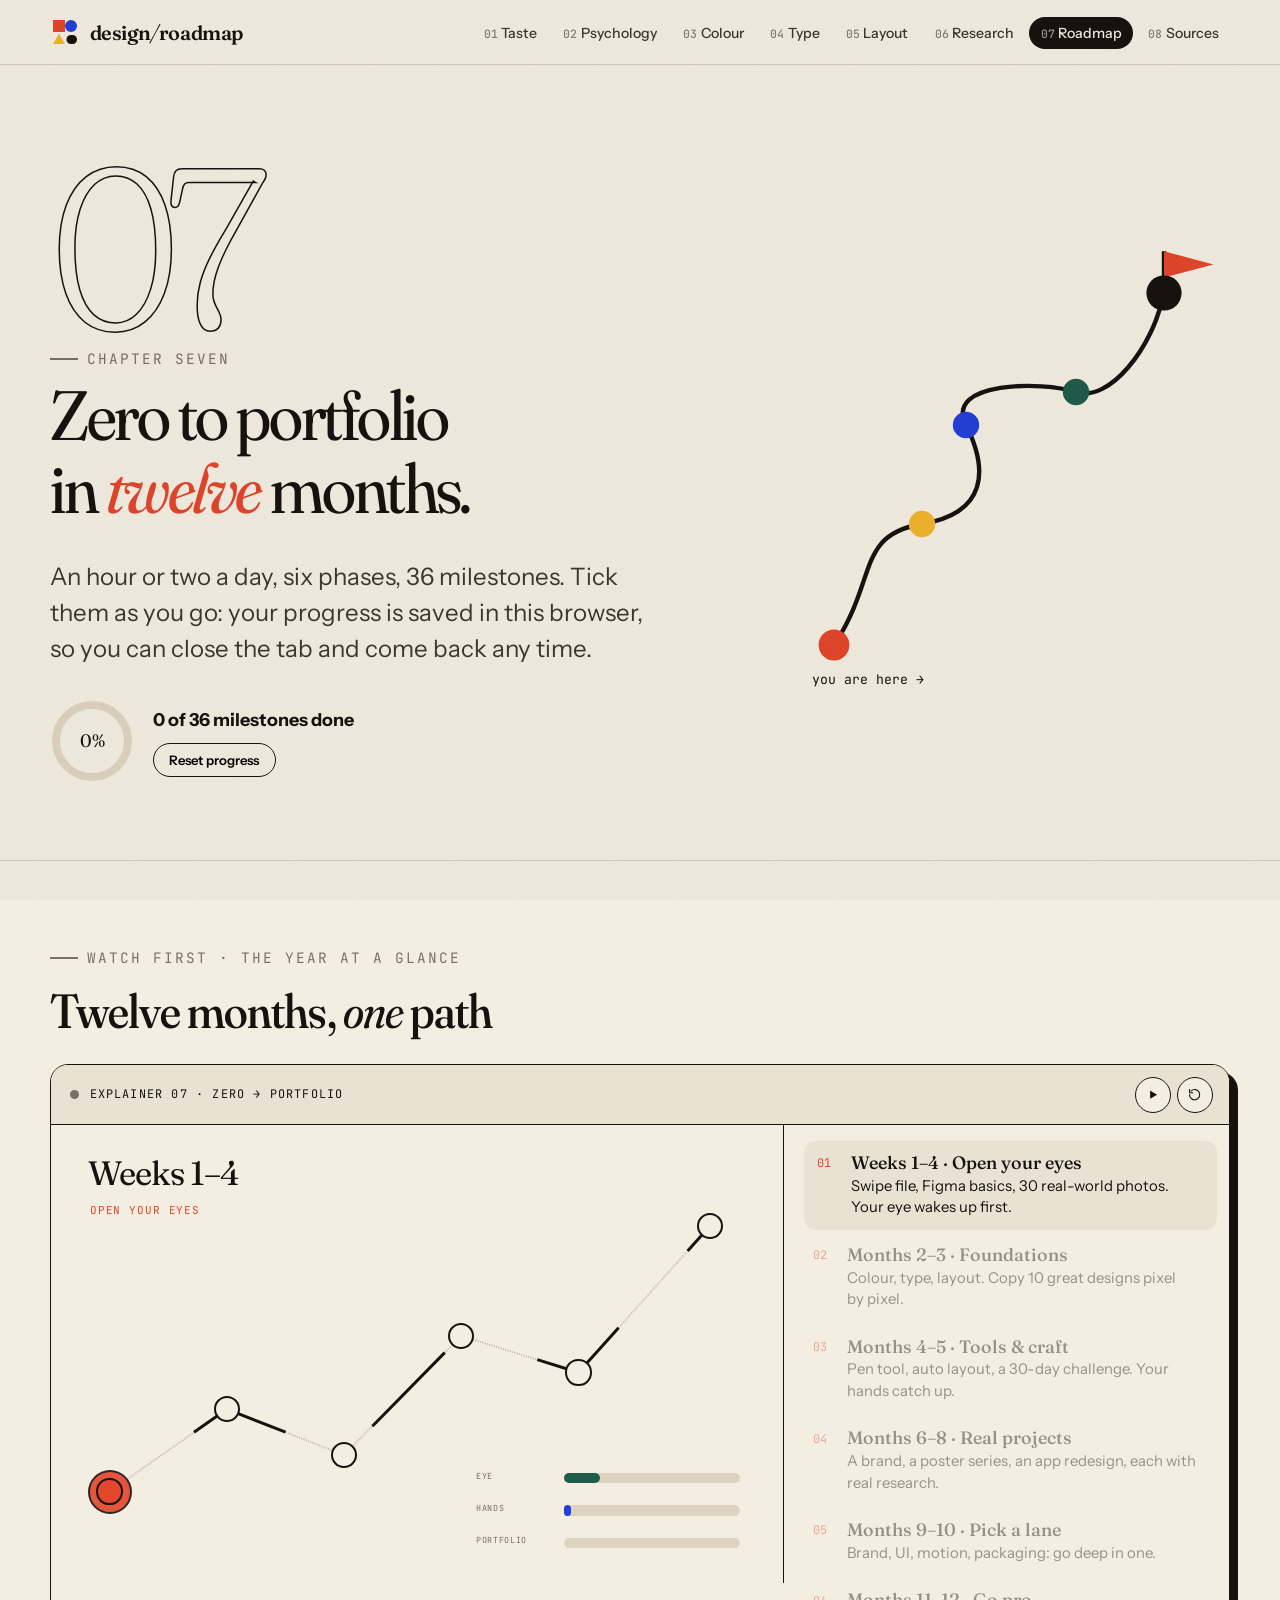
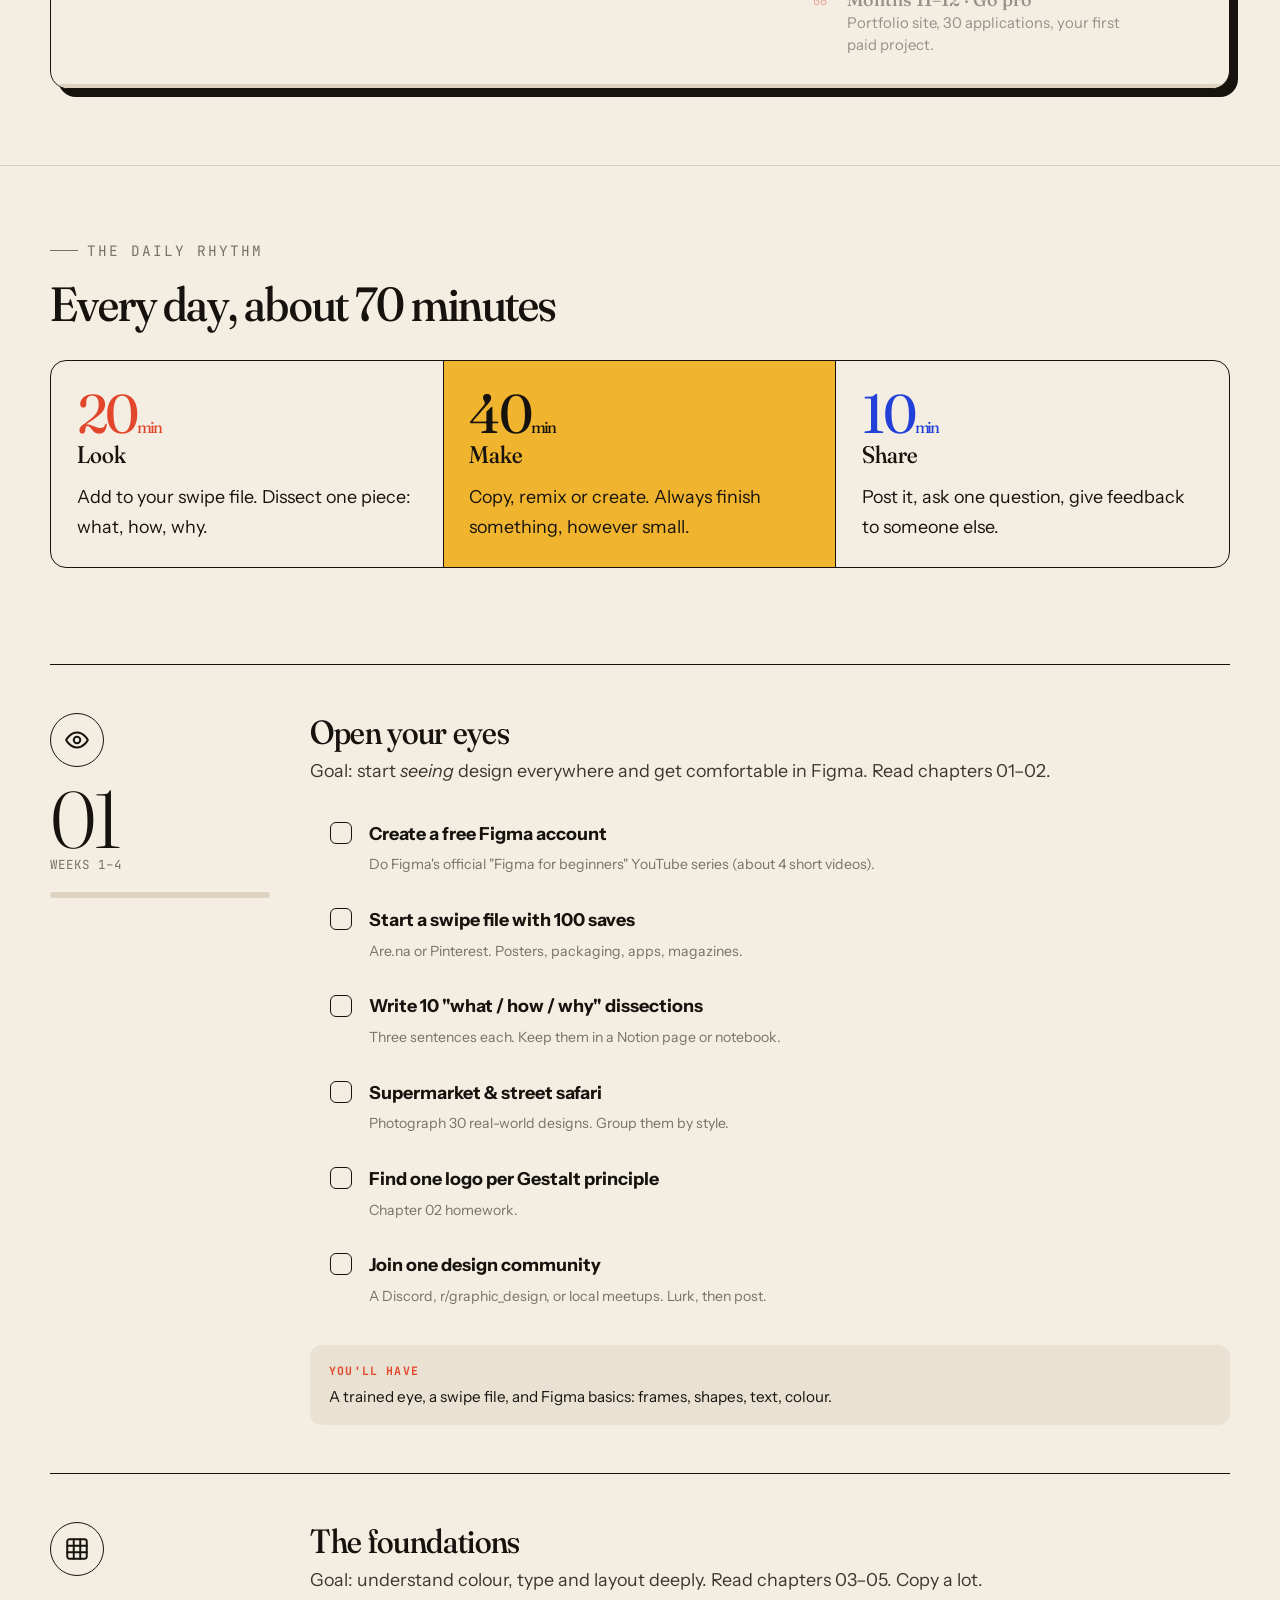
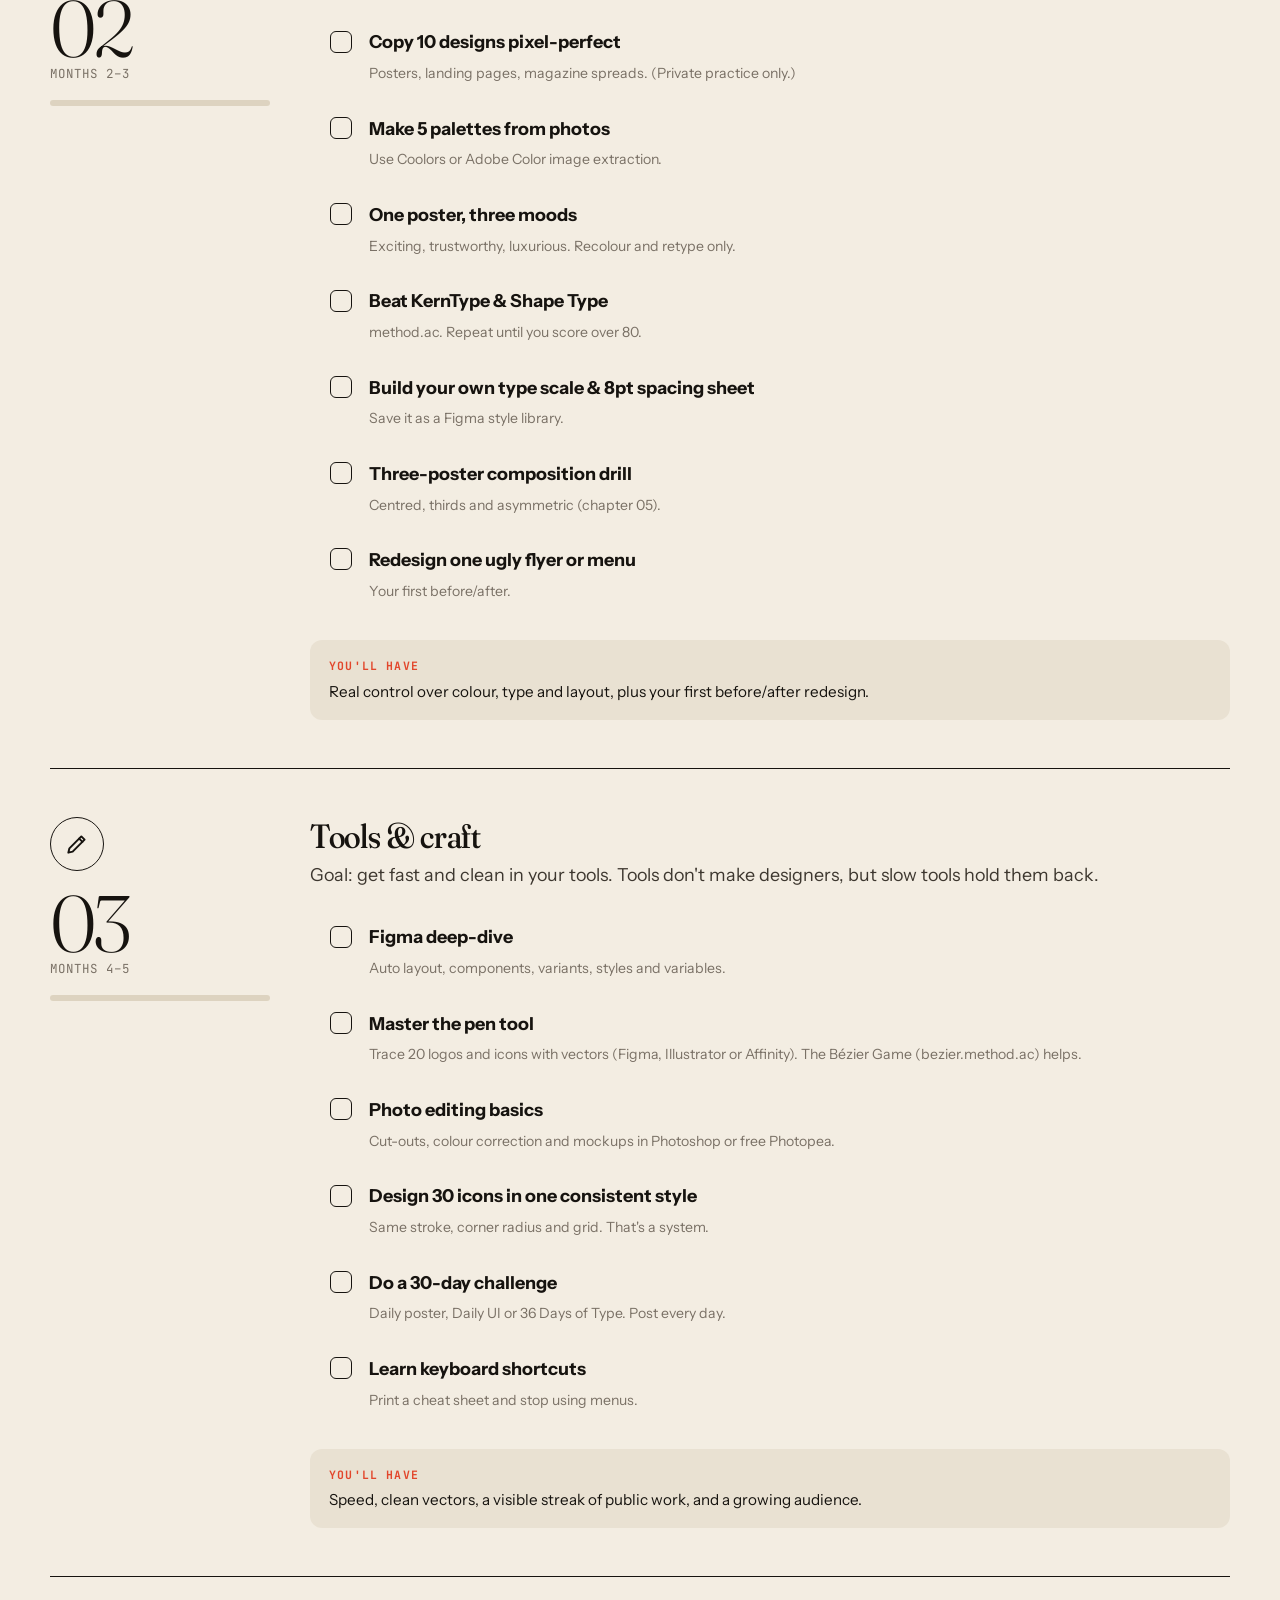
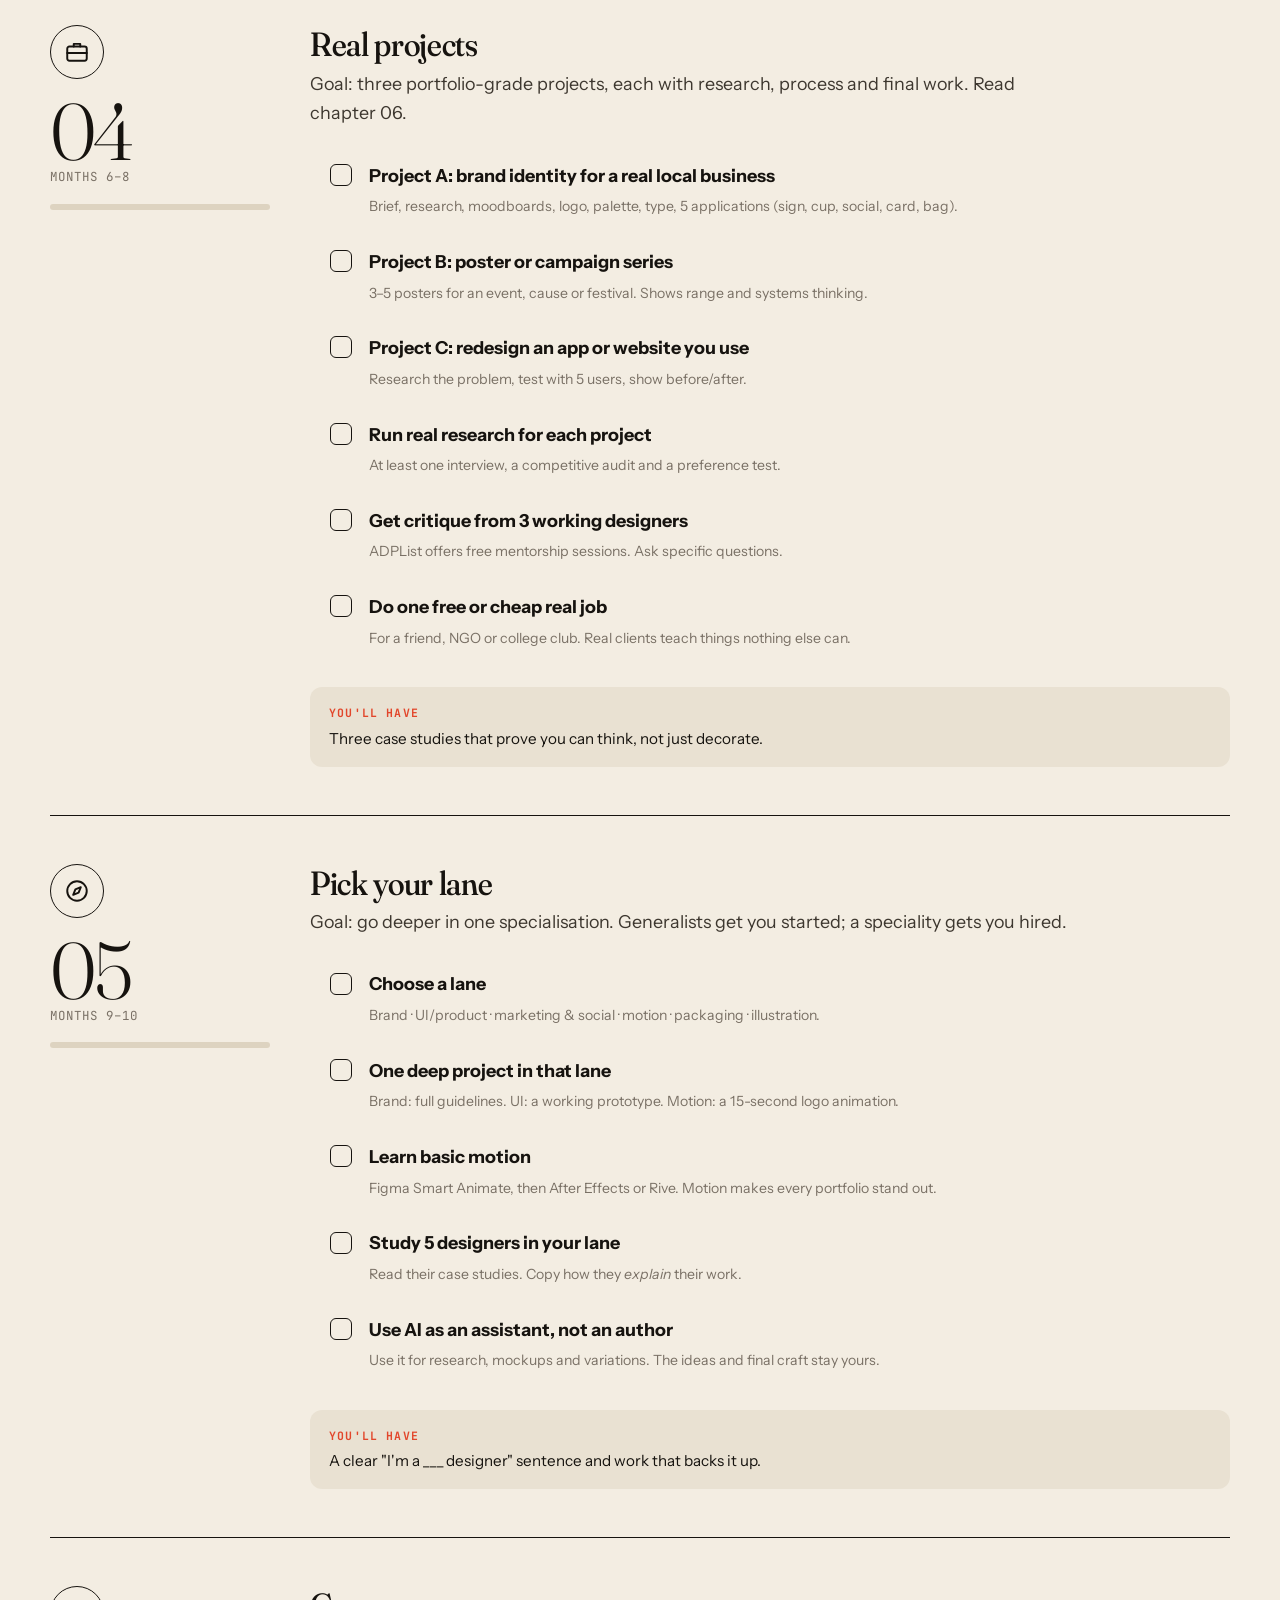
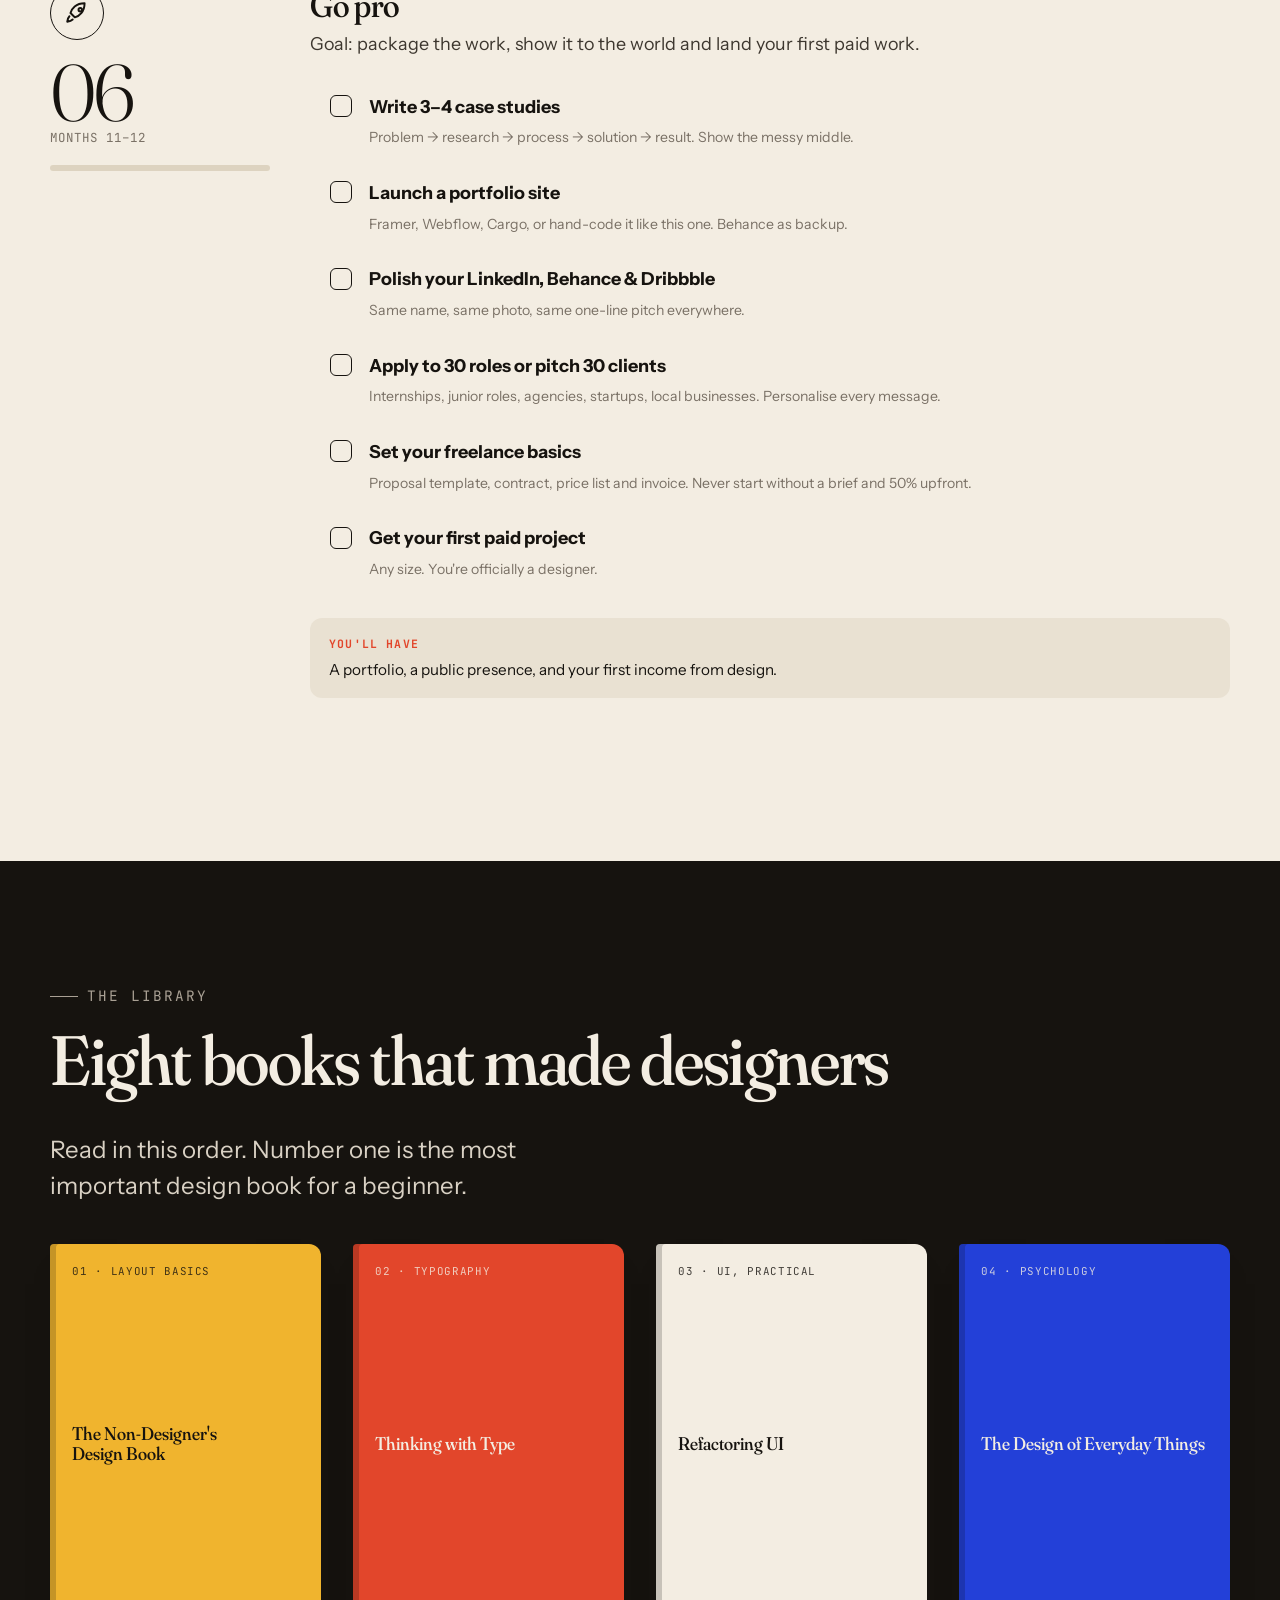
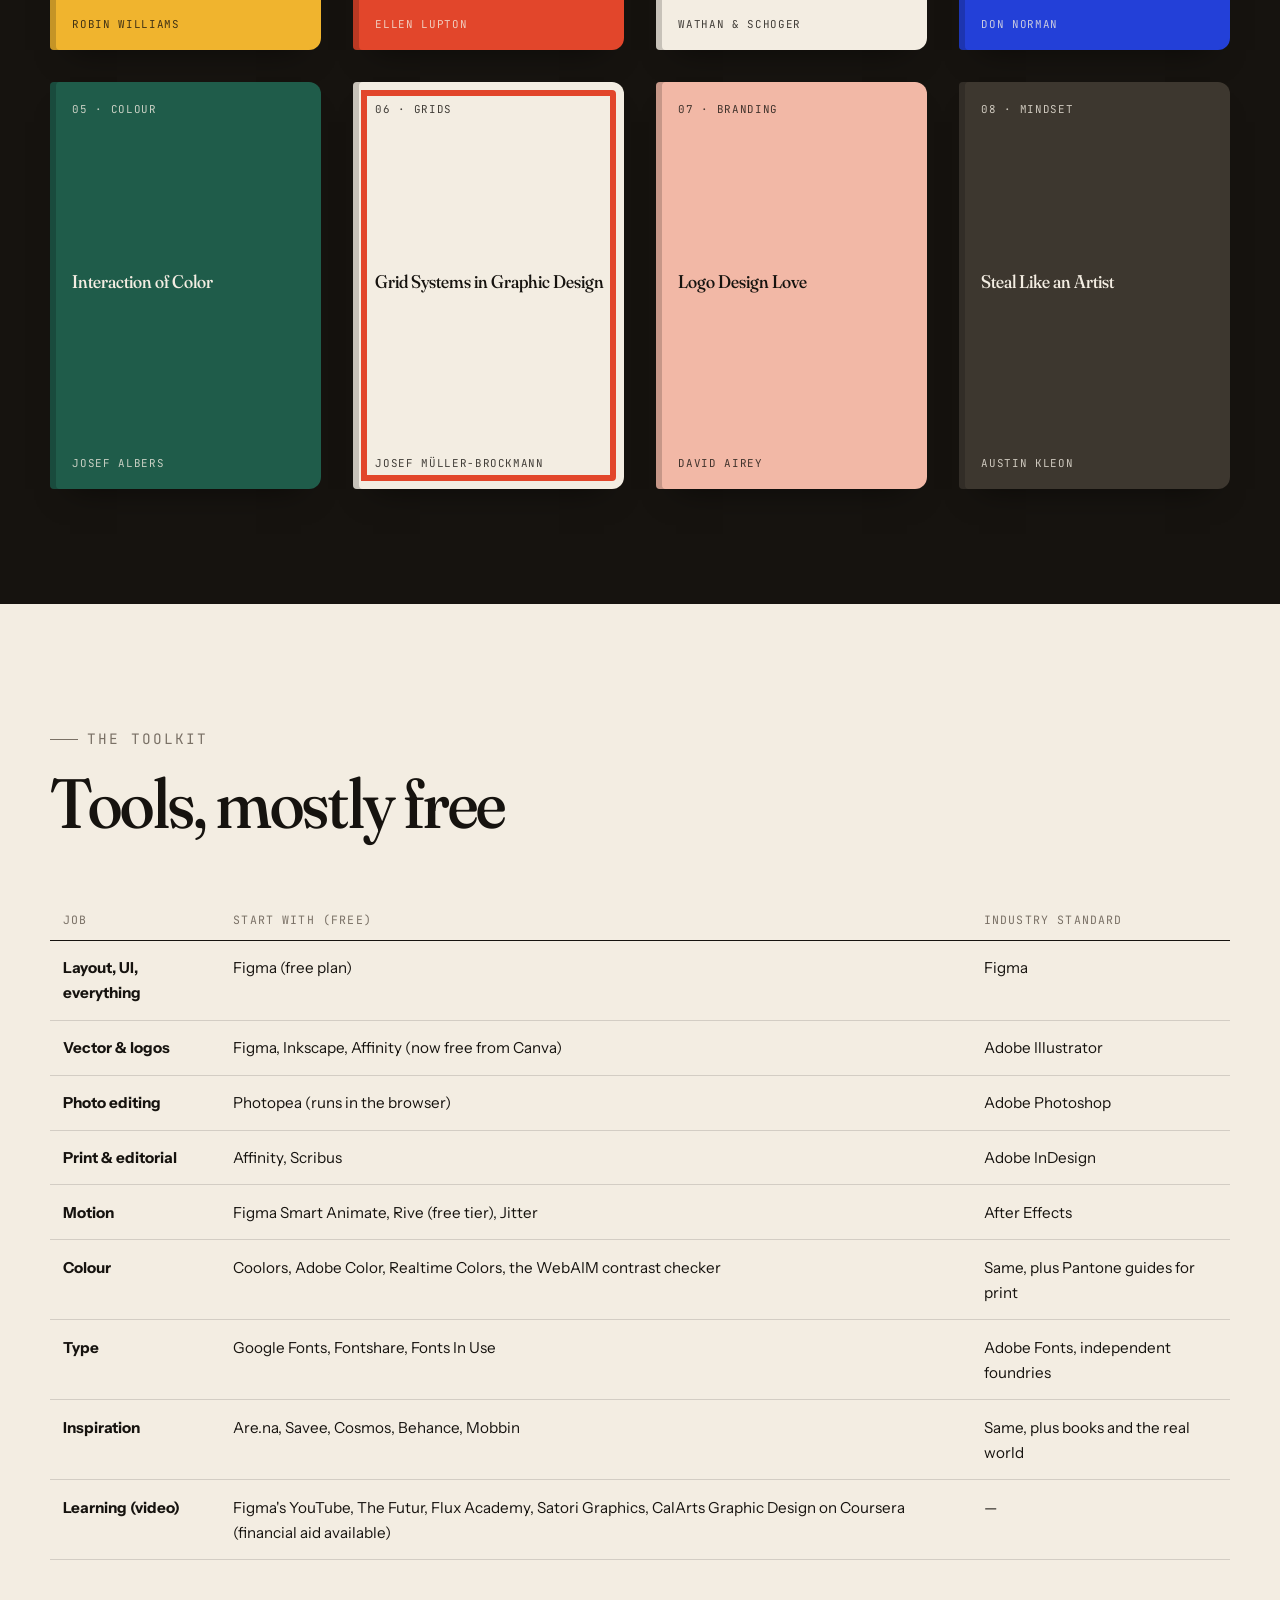
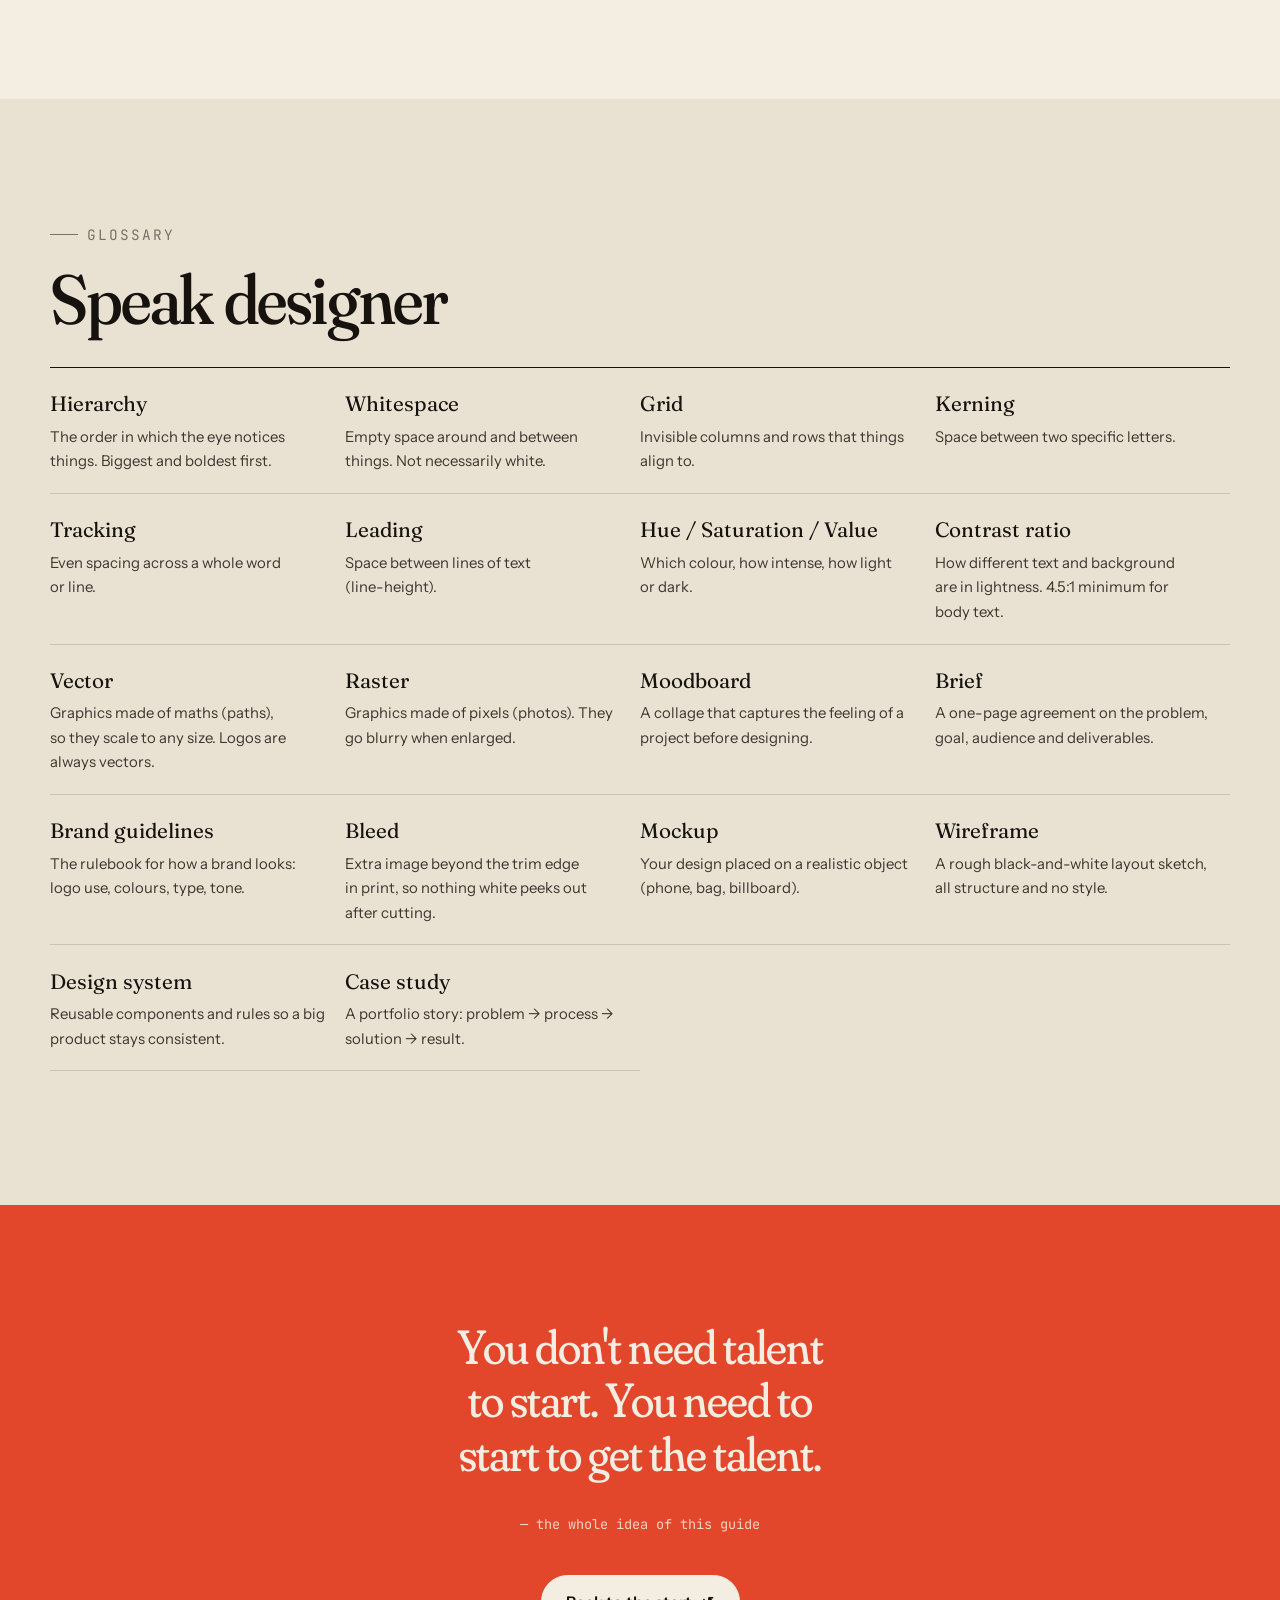
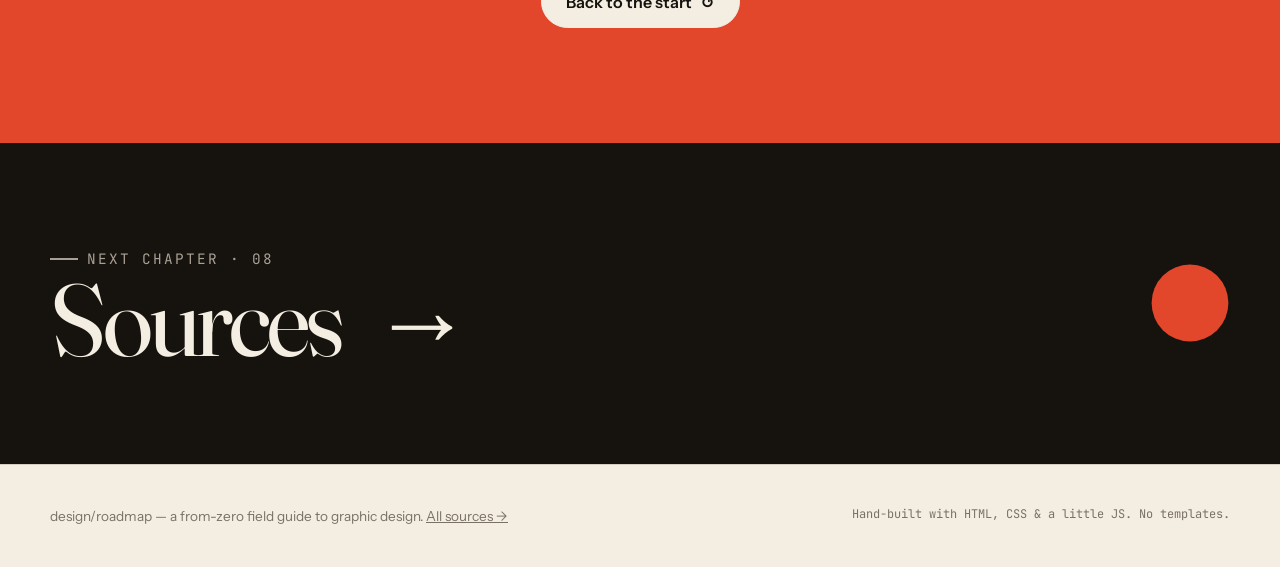
<file: 07-roadmap.html>
<!doctype html>
<html lang="en">
<head>
<meta charset="utf-8">
<meta name="viewport" content="width=device-width, initial-scale=1">
<title>07 · The roadmap — design/roadmap</title>
<link rel="preconnect" href="https://fonts.googleapis.com">
<link rel="preconnect" href="https://fonts.gstatic.com" crossorigin>
<link rel="stylesheet" href="https://fonts.googleapis.com/css2?family=Fraunces:ital,opsz,wght,SOFT@0,9..144,300..900,0..100;1,9..144,300..900,0..100&family=Instrument+Sans:ital,wght@0,400..700;1,400..700&family=JetBrains+Mono:wght@400;600&display=swap">
<link rel="icon" href="assets/favicon.svg" type="image/svg+xml">
<link rel="apple-touch-icon" href="assets/apple-touch-icon.png">
<meta name="theme-color" content="#F3EDE2">
<meta property="og:title" content="design/roadmap: learn graphic design from absolute zero">
<meta property="og:description" content="A research-backed, explain-like-I'm-10 field guide to graphic design, with animated explainers and a 12-month roadmap.">
<meta property="og:image" content="assets/og.png">
<meta name="twitter:card" content="summary_large_image">
<link rel="stylesheet" href="assets/style.css?v=4">
<style>
  .day { display:grid; grid-template-columns: repeat(3, 1fr); border:1.5px solid var(--ink); border-radius: 16px; overflow:hidden; }
  .day > div { padding: 1.6rem; border-right: 1.5px solid var(--ink); }
  .day > div:last-child { border-right: 0; }
  .day .m { font-family: var(--display); font-size: 3.4rem; line-height: 1; letter-spacing: -.04em; }
  @media (max-width:760px){ .day{grid-template-columns:1fr} .day>div{border-right:0;border-bottom:1.5px solid var(--ink)} }
  .phase h3 { margin-bottom: .3rem; }
  .phase .goal { color: var(--ink-2); margin-bottom: 1.2rem; }
  .phase .out { margin-top: 1.4rem; padding: 1rem 1.2rem; background: var(--paper-2); border-radius: 12px; font-size: .95rem; }
  .phase .out b { font-family: var(--mono); font-size: .72rem; letter-spacing: .1em; text-transform: uppercase; color: var(--red); display:block; margin-bottom:.2rem; }
</style>
</head>
<body data-page="07-roadmap.html">
<header id="nav"></header>
<main>

<header class="chap">
  <div class="wrap chap__grid">
    <div>
      <div class="chap__num">07</div>
      <span class="kicker">Chapter seven</span>
      <h1>Zero to portfolio in <em class="serif-i hl-red">twelve</em> months.</h1>
      <p class="lede">An hour or two a day, six phases, 36 milestones. Tick them as you go: your progress is saved in this browser, so you can close the tab and come back any time.</p>
      <div class="overall" style="margin-top:2rem">
        <svg class="overall__ring" viewBox="0 0 84 84"><circle cx="42" cy="42" r="36" stroke="#DDD3C0"/><circle id="ringFg" cx="42" cy="42" r="36" stroke="#1F5C4A" stroke-linecap="round" transform="rotate(-90 42 42)" style="transition:stroke-dashoffset .8s cubic-bezier(.2,.8,.2,1)"/><text id="pct" x="42" y="48" text-anchor="middle" font-family="Fraunces" font-size="18" fill="#16130F">0%</text></svg>
        <div><b id="doneCount">0 milestones done</b><br><button class="chip" id="resetProgress" style="margin-top:.5rem">Reset progress</button></div>
      </div>
    </div>
    <svg class="chap__art" viewBox="0 0 400 400" aria-hidden="true">
      <g class="draw"><path d="M40 360 C 80 300, 60 260, 120 250 S 180 200, 160 160 S 230 120, 260 130 S 330 90, 340 40" fill="none" stroke="#16130F" stroke-width="4" stroke-dasharray="10 10" stroke-linecap="round"/></g>
      <circle cx="40" cy="360" r="14" fill="#E2462B"/>
      <circle cx="120" cy="250" r="12" fill="#F0B42E"/>
      <circle cx="160" cy="160" r="12" fill="#2340D8"/>
      <circle cx="260" cy="130" r="12" fill="#1F5C4A"/>
      <!-- flag -->
      <g class="float"><line x1="340" y1="40" x2="340" y2="2" stroke="#16130F" stroke-width="4"/><path d="M340 2 L385 14 L340 26Z" fill="#E2462B"/></g>
      <circle cx="340" cy="40" r="16" fill="#16130F" class="pulse"/>
      <text x="20" y="395" font-family="JetBrains Mono" font-size="12" fill="#16130F">you are here →</text>
    </svg>
  </div>
</header>

<!-- MOTION EXPLAINER -->
<section class="ex-sec ">
  <div class="wrap">
    <span class="kicker">Watch first · the year at a glance</span>
    <h2 class="rv">Twelve months, <em class="serif-i">one</em> path</h2>
    <figure class="ex rv" data-dur="3200">
      <div class="ex__head">
        <span class="ex__title"><span class="ex__rec"></span>Explainer 07 · zero → portfolio</span>
        <div class="ex__ctrl">
          <button type="button" data-ex-play aria-label="Play or pause"><svg class="ic i-play" aria-hidden="true"><use href="#i-play"/></svg><svg class="ic i-pause" aria-hidden="true"><use href="#i-pause"/></svg></button>
          <button type="button" data-ex-replay aria-label="Replay from the start"><svg class="ic " aria-hidden="true"><use href="#i-replay"/></svg></button>
        </div>
      </div>
      <div class="ex__body">
        <div class="ex__stage">
          <svg class="o" viewBox="0 0 100 62.5" preserveAspectRatio="none" style="left:0;top:0;width:100%;height:100%" aria-hidden="true">
<polyline points="8,50.0 24,38.75 40,45.0 56,28.75 72,33.75 90,13.75" fill="none" stroke="#C9C0B2" stroke-width=".5" stroke-dasharray="1.2 1.2" vector-effect="non-scaling-stroke" style="stroke-width:2px"/>
<polyline points="8,50.0 24,38.75 40,45.0 56,28.75 72,33.75 90,13.75" pathLength="100" fill="none" stroke="#16130F" style="stroke-width:3px;stroke-dasharray:100;transition:stroke-dashoffset 1s cubic-bezier(.2,.8,.2,1)" vector-effect="non-scaling-stroke" data-k='[{"stroke-dashoffset": 100}, {"stroke-dashoffset": 81.04944329214743}, {"stroke-dashoffset": 64.40659006506827}, {"stroke-dashoffset": 42.31135918741844}, {"stroke-dashoffset": 26.06994154491599}, {"stroke-dashoffset": 0.0}]'/></svg><div class="o " style="border:.3cqw solid #16130F;border-radius:50%;z-index:2;" data-k='[{"x": 6.2, "y": 77.1, "w": 3.6, "h": 5.76, "bg": "#E2462B", "s": 1}, {"s": 1}, null, null, null, null]'></div><div class="o " style="border:.3cqw solid #16130F;border-radius:50%;z-index:2;" data-k='[{"x": 22.2, "y": 59.1, "w": 3.6, "h": 5.76, "bg": "#F3EDE2", "s": 1}, {"bg": "#F0B42E", "s": 1.35}, {"s": 1}, null, null, null]'></div><div class="o " style="border:.3cqw solid #16130F;border-radius:50%;z-index:2;" data-k='[{"x": 38.2, "y": 69.1, "w": 3.6, "h": 5.76, "bg": "#F3EDE2", "s": 1}, null, {"bg": "#2340D8", "s": 1.35}, {"s": 1}, null, null]'></div><div class="o " style="border:.3cqw solid #16130F;border-radius:50%;z-index:2;" data-k='[{"x": 54.2, "y": 43.1, "w": 3.6, "h": 5.76, "bg": "#F3EDE2", "s": 1}, null, null, {"bg": "#1F5C4A", "s": 1.35}, {"s": 1}, null]'></div><div class="o " style="border:.3cqw solid #16130F;border-radius:50%;z-index:2;" data-k='[{"x": 70.2, "y": 51.1, "w": 3.6, "h": 5.76, "bg": "#F3EDE2", "s": 1}, null, null, null, {"bg": "#F2B8A6", "s": 1.35}, {"s": 1}]'></div><div class="o " style="border:.3cqw solid #16130F;border-radius:50%;z-index:2;" data-k='[{"x": 88.2, "y": 19.1, "w": 3.6, "h": 5.76, "bg": "#F3EDE2", "s": 1}, null, null, null, null, {"bg": "#16130F", "s": 1.35}]'></div><div class="o ring" style="background:#E2462B;border-color:#16130F;z-index:1;opacity:.9;" data-k='[{"x": 5, "y": 75.2, "w": 6, "h": 9.6, "d": 0}, {"x": 21, "y": 57.2, "w": 6, "h": 9.6, "d": 0}, {"x": 37, "y": 67.2, "w": 6, "h": 9.6, "d": 0}, {"x": 53, "y": 41.2, "w": 6, "h": 9.6, "d": 0}, {"x": 69, "y": 49.2, "w": 6, "h": 9.6, "d": 0}, {"x": 87, "y": 17.2, "w": 6, "h": 9.6, "d": 0}]'></div><div class="o tx" style="letter-spacing:-.03em;" data-k='[{"x": 5, "y": 7, "fs": 4.6, "t": "Weeks 1–4", "c": "#16130F"}, {"t": "Months 2–3"}, {"t": "Months 4–5"}, {"t": "Months 6–8"}, {"t": "Months 9–10"}, {"t": "Months 11–12"}]'>Weeks 1–4</div><div class="o mn" style="" data-k='[{"x": 5.3, "y": 17.5, "fs": 1.5, "t": "Open your eyes", "c": "#E2462B"}, {"t": "Foundations"}, {"t": "Tools & craft"}, {"t": "Real projects"}, {"t": "Pick a lane"}, {"t": "Go pro"}]'>Open your eyes</div><div class="o mn" style="" data-k='[{"x": 58, "y": 75.6, "fs": 1.15, "c": "#7A7166"}]'>Eye</div><div class="o " style="background:#DDD3C0;border-radius:1cqw;" data-k='[{"x": 70, "y": 76, "w": 24, "h": 2.2}]'></div><div class="o " style="background:#1F5C4A;border-radius:1cqw;" data-k='[{"x": 70, "y": 76, "w": 5, "h": 2.2}, {"w": 11}, {"w": 16}, {"w": 19}, {"w": 22}, {"w": 24}]'></div><div class="o mn" style="" data-k='[{"x": 58, "y": 82.6, "fs": 1.15, "c": "#7A7166"}]'>Hands</div><div class="o " style="background:#DDD3C0;border-radius:1cqw;" data-k='[{"x": 70, "y": 83, "w": 24, "h": 2.2}]'></div><div class="o " style="background:#2340D8;border-radius:1cqw;" data-k='[{"x": 70, "y": 83, "w": 1, "h": 2.2}, {"w": 5}, {"w": 11}, {"w": 16}, {"w": 20}, {"w": 24}]'></div><div class="o mn" style="" data-k='[{"x": 58, "y": 89.6, "fs": 1.15, "c": "#7A7166"}]'>Portfolio</div><div class="o " style="background:#DDD3C0;border-radius:1cqw;" data-k='[{"x": 70, "y": 90, "w": 24, "h": 2.2}]'></div><div class="o " style="background:#E2462B;border-radius:1cqw;" data-k='[{"x": 70, "y": 90, "w": 0, "h": 2.2}, {"w": 1}, {"w": 3}, {"w": 12}, {"w": 18}, {"w": 24}]'></div>
        </div>
        <ol class="ex__caps"><li><span><b>Weeks 1–4 · Open your eyes</b>Swipe file, Figma basics, 30 real-world photos. Your eye wakes up first.</span></li><li><span><b>Months 2–3 · Foundations</b>Colour, type, layout. Copy 10 great designs pixel by pixel.</span></li><li><span><b>Months 4–5 · Tools &amp; craft</b>Pen tool, auto layout, a 30-day challenge. Your hands catch up.</span></li><li><span><b>Months 6–8 · Real projects</b>A brand, a poster series, an app redesign, each with real research.</span></li><li><span><b>Months 9–10 · Pick a lane</b>Brand, UI, motion, packaging: go deep in one.</span></li><li><span><b>Months 11–12 · Go pro</b>Portfolio site, 30 applications, your first paid project.</span></li></ol>
      </div>
      <div class="ex__bar"><i></i></div>
    </figure>
  </div>
</section>



<section class="sec-tight">
  <div class="wrap">
    <span class="kicker">The daily rhythm</span>
    <h2 class="rv" style="margin:1rem 0 2rem;font-size:var(--step-3)">Every day, about 70 minutes</h2>
    <div class="day rv">
      <div><div class="m hl-red">20<small style="font-size:1rem">min</small></div><h4>Look</h4><p style="margin:0">Add to your swipe file. Dissect one piece: what, how, why.</p></div>
      <div style="background:var(--yellow)"><div class="m">40<small style="font-size:1rem">min</small></div><h4>Make</h4><p style="margin:0">Copy, remix or create. Always finish something, however small.</p></div>
      <div><div class="m hl-blue">10<small style="font-size:1rem">min</small></div><h4>Share</h4><p style="margin:0">Post it, ask one question, give feedback to someone else.</p></div>
    </div>
  </div>
</section>

<section style="padding-top:2rem">
  <div class="wrap">

    <div class="phase">
      <div class="phase__side"><div class="phase__ic" data-ic="eye"></div><div class="phase__n">01</div><div class="phase__when">Weeks 1–4</div><div class="phase__bar"><i></i></div></div>
      <div>
        <h3>Open your eyes</h3>
        <p class="goal">Goal: start <em>seeing</em> design everywhere and get comfortable in Figma. Read chapters 01–02.</p>
        <label class="task"><input type="checkbox" data-id="p1-1"><span><b>Create a free Figma account</b><small>Do Figma's official "Figma for beginners" YouTube series (about 4 short videos).</small></span></label>
        <label class="task"><input type="checkbox" data-id="p1-2"><span><b>Start a swipe file with 100 saves</b><small>Are.na or Pinterest. Posters, packaging, apps, magazines.</small></span></label>
        <label class="task"><input type="checkbox" data-id="p1-3"><span><b>Write 10 "what / how / why" dissections</b><small>Three sentences each. Keep them in a Notion page or notebook.</small></span></label>
        <label class="task"><input type="checkbox" data-id="p1-4"><span><b>Supermarket &amp; street safari</b><small>Photograph 30 real-world designs. Group them by style.</small></span></label>
        <label class="task"><input type="checkbox" data-id="p1-5"><span><b>Find one logo per Gestalt principle</b><small>Chapter 02 homework.</small></span></label>
        <label class="task"><input type="checkbox" data-id="p1-6"><span><b>Join one design community</b><small>A Discord, r/graphic_design, or local meetups. Lurk, then post.</small></span></label>
        <div class="out"><b>You'll have</b>A trained eye, a swipe file, and Figma basics: frames, shapes, text, colour.</div>
      </div>
    </div>

    <div class="phase">
      <div class="phase__side"><div class="phase__ic" data-ic="grid"></div><div class="phase__n">02</div><div class="phase__when">Months 2–3</div><div class="phase__bar"><i></i></div></div>
      <div>
        <h3>The foundations</h3>
        <p class="goal">Goal: understand colour, type and layout deeply. Read chapters 03–05. Copy a lot.</p>
        <label class="task"><input type="checkbox" data-id="p2-1"><span><b>Copy 10 designs pixel-perfect</b><small>Posters, landing pages, magazine spreads. (Private practice only.)</small></span></label>
        <label class="task"><input type="checkbox" data-id="p2-2"><span><b>Make 5 palettes from photos</b><small>Use Coolors or Adobe Color image extraction.</small></span></label>
        <label class="task"><input type="checkbox" data-id="p2-3"><span><b>One poster, three moods</b><small>Exciting, trustworthy, luxurious. Recolour and retype only.</small></span></label>
        <label class="task"><input type="checkbox" data-id="p2-4"><span><b>Beat KernType &amp; Shape Type</b><small>method.ac. Repeat until you score over 80.</small></span></label>
        <label class="task"><input type="checkbox" data-id="p2-5"><span><b>Build your own type scale &amp; 8pt spacing sheet</b><small>Save it as a Figma style library.</small></span></label>
        <label class="task"><input type="checkbox" data-id="p2-6"><span><b>Three-poster composition drill</b><small>Centred, thirds and asymmetric (chapter 05).</small></span></label>
        <label class="task"><input type="checkbox" data-id="p2-7"><span><b>Redesign one ugly flyer or menu</b><small>Your first before/after.</small></span></label>
        <div class="out"><b>You'll have</b>Real control over colour, type and layout, plus your first before/after redesign.</div>
      </div>
    </div>

    <div class="phase">
      <div class="phase__side"><div class="phase__ic" data-ic="pen"></div><div class="phase__n">03</div><div class="phase__when">Months 4–5</div><div class="phase__bar"><i></i></div></div>
      <div>
        <h3>Tools &amp; craft</h3>
        <p class="goal">Goal: get fast and clean in your tools. Tools don't make designers, but slow tools hold them back.</p>
        <label class="task"><input type="checkbox" data-id="p3-1"><span><b>Figma deep-dive</b><small>Auto layout, components, variants, styles and variables.</small></span></label>
        <label class="task"><input type="checkbox" data-id="p3-2"><span><b>Master the pen tool</b><small>Trace 20 logos and icons with vectors (Figma, Illustrator or Affinity). The Bézier Game (bezier.method.ac) helps.</small></span></label>
        <label class="task"><input type="checkbox" data-id="p3-3"><span><b>Photo editing basics</b><small>Cut-outs, colour correction and mockups in Photoshop or free Photopea.</small></span></label>
        <label class="task"><input type="checkbox" data-id="p3-4"><span><b>Design 30 icons in one consistent style</b><small>Same stroke, corner radius and grid. That's a system.</small></span></label>
        <label class="task"><input type="checkbox" data-id="p3-5"><span><b>Do a 30-day challenge</b><small>Daily poster, Daily UI or 36 Days of Type. Post every day.</small></span></label>
        <label class="task"><input type="checkbox" data-id="p3-6"><span><b>Learn keyboard shortcuts</b><small>Print a cheat sheet and stop using menus.</small></span></label>
        <div class="out"><b>You'll have</b>Speed, clean vectors, a visible streak of public work, and a growing audience.</div>
      </div>
    </div>

    <div class="phase">
      <div class="phase__side"><div class="phase__ic" data-ic="brief"></div><div class="phase__n">04</div><div class="phase__when">Months 6–8</div><div class="phase__bar"><i></i></div></div>
      <div>
        <h3>Real projects</h3>
        <p class="goal">Goal: three portfolio-grade projects, each with research, process and final work. Read chapter 06.</p>
        <label class="task"><input type="checkbox" data-id="p4-1"><span><b>Project A: brand identity for a real local business</b><small>Brief, research, moodboards, logo, palette, type, 5 applications (sign, cup, social, card, bag).</small></span></label>
        <label class="task"><input type="checkbox" data-id="p4-2"><span><b>Project B: poster or campaign series</b><small>3–5 posters for an event, cause or festival. Shows range and systems thinking.</small></span></label>
        <label class="task"><input type="checkbox" data-id="p4-3"><span><b>Project C: redesign an app or website you use</b><small>Research the problem, test with 5 users, show before/after.</small></span></label>
        <label class="task"><input type="checkbox" data-id="p4-4"><span><b>Run real research for each project</b><small>At least one interview, a competitive audit and a preference test.</small></span></label>
        <label class="task"><input type="checkbox" data-id="p4-5"><span><b>Get critique from 3 working designers</b><small>ADPList offers free mentorship sessions. Ask specific questions.</small></span></label>
        <label class="task"><input type="checkbox" data-id="p4-6"><span><b>Do one free or cheap real job</b><small>For a friend, NGO or college club. Real clients teach things nothing else can.</small></span></label>
        <div class="out"><b>You'll have</b>Three case studies that prove you can think, not just decorate.</div>
      </div>
    </div>

    <div class="phase">
      <div class="phase__side"><div class="phase__ic" data-ic="compass"></div><div class="phase__n">05</div><div class="phase__when">Months 9–10</div><div class="phase__bar"><i></i></div></div>
      <div>
        <h3>Pick your lane</h3>
        <p class="goal">Goal: go deeper in one specialisation. Generalists get you started; a speciality gets you hired.</p>
        <label class="task"><input type="checkbox" data-id="p5-1"><span><b>Choose a lane</b><small>Brand · UI/product · marketing &amp; social · motion · packaging · illustration.</small></span></label>
        <label class="task"><input type="checkbox" data-id="p5-2"><span><b>One deep project in that lane</b><small>Brand: full guidelines. UI: a working prototype. Motion: a 15-second logo animation.</small></span></label>
        <label class="task"><input type="checkbox" data-id="p5-3"><span><b>Learn basic motion</b><small>Figma Smart Animate, then After Effects or Rive. Motion makes every portfolio stand out.</small></span></label>
        <label class="task"><input type="checkbox" data-id="p5-4"><span><b>Study 5 designers in your lane</b><small>Read their case studies. Copy how they <em>explain</em> their work.</small></span></label>
        <label class="task"><input type="checkbox" data-id="p5-5"><span><b>Use AI as an assistant, not an author</b><small>Use it for research, mockups and variations. The ideas and final craft stay yours.</small></span></label>
        <div class="out"><b>You'll have</b>A clear "I'm a ___ designer" sentence and work that backs it up.</div>
      </div>
    </div>

    <div class="phase">
      <div class="phase__side"><div class="phase__ic" data-ic="rocket"></div><div class="phase__n">06</div><div class="phase__when">Months 11–12</div><div class="phase__bar"><i></i></div></div>
      <div>
        <h3>Go pro</h3>
        <p class="goal">Goal: package the work, show it to the world and land your first paid work.</p>
        <label class="task"><input type="checkbox" data-id="p6-1"><span><b>Write 3–4 case studies</b><small>Problem → research → process → solution → result. Show the messy middle.</small></span></label>
        <label class="task"><input type="checkbox" data-id="p6-2"><span><b>Launch a portfolio site</b><small>Framer, Webflow, Cargo, or hand-code it like this one. Behance as backup.</small></span></label>
        <label class="task"><input type="checkbox" data-id="p6-3"><span><b>Polish your LinkedIn, Behance &amp; Dribbble</b><small>Same name, same photo, same one-line pitch everywhere.</small></span></label>
        <label class="task"><input type="checkbox" data-id="p6-4"><span><b>Apply to 30 roles or pitch 30 clients</b><small>Internships, junior roles, agencies, startups, local businesses. Personalise every message.</small></span></label>
        <label class="task"><input type="checkbox" data-id="p6-5"><span><b>Set your freelance basics</b><small>Proposal template, contract, price list and invoice. Never start without a brief and 50% upfront.</small></span></label>
        <label class="task"><input type="checkbox" data-id="p6-6"><span><b>Get your first paid project</b><small>Any size. You're officially a designer.</small></span></label>
        <div class="out"><b>You'll have</b>A portfolio, a public presence, and your first income from design.</div>
      </div>
    </div>

  </div>
</section>

<section class="band-ink">
  <div class="wrap">
    <span class="kicker">The library</span>
    <h2 class="rv" style="margin-top:1rem">Eight books that made designers</h2>
    <p class="lede rv">Read in this order. Number one is the most important design book for a beginner.</p>
    <div class="grid g4" style="margin-top:2.5rem">
      <div class="book rv" style="background:var(--yellow);color:var(--ink)"><small>01 · Layout basics</small><h4>The Non-Designer's Design Book</h4><small>Robin Williams</small></div>
      <div class="book rv rv-d1" style="background:var(--red);color:var(--paper)"><small>02 · Typography</small><h4>Thinking with Type</h4><small>Ellen Lupton</small></div>
      <div class="book rv rv-d2" style="background:var(--paper);color:var(--ink)"><small>03 · UI, practical</small><h4>Refactoring UI</h4><small>Wathan &amp; Schoger</small></div>
      <div class="book rv rv-d3" style="background:var(--blue);color:var(--paper)"><small>04 · Psychology</small><h4>The Design of Everyday Things</h4><small>Don Norman</small></div>
      <div class="book rv" style="background:var(--green);color:var(--paper)"><small>05 · Colour</small><h4>Interaction of Color</h4><small>Josef Albers</small></div>
      <div class="book rv rv-d1" style="background:#F3EDE2;color:var(--ink);outline:6px solid var(--red);outline-offset:-14px"><small>06 · Grids</small><h4>Grid Systems in Graphic Design</h4><small>Josef Müller-Brockmann</small></div>
      <div class="book rv rv-d2" style="background:var(--pink);color:var(--ink)"><small>07 · Branding</small><h4>Logo Design Love</h4><small>David Airey</small></div>
      <div class="book rv rv-d3" style="background:#3D372F;color:var(--paper)"><small>08 · Mindset</small><h4>Steal Like an Artist</h4><small>Austin Kleon</small></div>
    </div>
  </div>
</section>

<section>
  <div class="wrap">
    <span class="kicker">The toolkit</span>
    <h2 class="rv" style="margin-top:1rem">Tools, mostly free</h2>
    <div class="tbl-wrap rv">
    <table class="tbl">
      <thead><tr><th>Job</th><th>Start with (free)</th><th>Industry standard</th></tr></thead>
      <tbody>
        <tr><td><b>Layout, UI, everything</b></td><td>Figma (free plan)</td><td>Figma</td></tr>
        <tr><td><b>Vector &amp; logos</b></td><td>Figma, Inkscape, Affinity (now free from Canva)</td><td>Adobe Illustrator</td></tr>
        <tr><td><b>Photo editing</b></td><td>Photopea (runs in the browser)</td><td>Adobe Photoshop</td></tr>
        <tr><td><b>Print &amp; editorial</b></td><td>Affinity, Scribus</td><td>Adobe InDesign</td></tr>
        <tr><td><b>Motion</b></td><td>Figma Smart Animate, Rive (free tier), Jitter</td><td>After Effects</td></tr>
        <tr><td><b>Colour</b></td><td>Coolors, Adobe Color, Realtime Colors, the WebAIM contrast checker</td><td>Same, plus Pantone guides for print</td></tr>
        <tr><td><b>Type</b></td><td>Google Fonts, Fontshare, Fonts In Use</td><td>Adobe Fonts, independent foundries</td></tr>
        <tr><td><b>Inspiration</b></td><td>Are.na, Savee, Cosmos, Behance, Mobbin</td><td>Same, plus books and the real world</td></tr>
        <tr><td><b>Learning (video)</b></td><td>Figma's YouTube, The Futur, Flux Academy, Satori Graphics, CalArts Graphic Design on Coursera (financial aid available)</td><td>—</td></tr>
      </tbody>
    </table>
    </div>
  </div>
</section>

<section class="band-2">
  <div class="wrap">
    <span class="kicker">Glossary</span>
    <h2 class="rv" style="margin:1rem 0 2rem">Speak designer</h2>
    <dl class="gloss rv">
      <div><dt>Hierarchy</dt><dd>The order in which the eye notices things. Biggest and boldest first.</dd></div>
      <div><dt>Whitespace</dt><dd>Empty space around and between things. Not necessarily white.</dd></div>
      <div><dt>Grid</dt><dd>Invisible columns and rows that things align to.</dd></div>
      <div><dt>Kerning</dt><dd>Space between two specific letters.</dd></div>
      <div><dt>Tracking</dt><dd>Even spacing across a whole word or line.</dd></div>
      <div><dt>Leading</dt><dd>Space between lines of text (line-height).</dd></div>
      <div><dt>Hue / Saturation / Value</dt><dd>Which colour, how intense, how light or dark.</dd></div>
      <div><dt>Contrast ratio</dt><dd>How different text and background are in lightness. 4.5:1 minimum for body text.</dd></div>
      <div><dt>Vector</dt><dd>Graphics made of maths (paths), so they scale to any size. Logos are always vectors.</dd></div>
      <div><dt>Raster</dt><dd>Graphics made of pixels (photos). They go blurry when enlarged.</dd></div>
      <div><dt>Moodboard</dt><dd>A collage that captures the feeling of a project before designing.</dd></div>
      <div><dt>Brief</dt><dd>A one-page agreement on the problem, goal, audience and deliverables.</dd></div>
      <div><dt>Brand guidelines</dt><dd>The rulebook for how a brand looks: logo use, colours, type, tone.</dd></div>
      <div><dt>Bleed</dt><dd>Extra image beyond the trim edge in print, so nothing white peeks out after cutting.</dd></div>
      <div><dt>Mockup</dt><dd>Your design placed on a realistic object (phone, bag, billboard).</dd></div>
      <div><dt>Wireframe</dt><dd>A rough black-and-white layout sketch, all structure and no style.</dd></div>
      <div><dt>Design system</dt><dd>Reusable components and rules so a big product stays consistent.</dd></div>
      <div><dt>Case study</dt><dd>A portfolio story: problem → process → solution → result.</dd></div>
    </dl>
  </div>
</section>

<section class="band-red">
  <div class="wrap" style="text-align:center">
    <p class="pull rv" style="margin-inline:auto;max-width:20ch">You don't need talent to start. You need to start to get the talent.</p>
    <p class="rv" style="margin:2rem auto 0;font-family:var(--mono);font-size:.85rem;opacity:.85">— the whole idea of this guide</p>
    <a class="btn rv" href="index.html" style="margin-top:2.5rem;background:var(--paper);color:var(--ink);border-color:var(--paper)">Back to the start <span class="arr">↺</span></a>
  </div>
</section>

</main>
<div id="next"></div>
<footer id="foot"></footer>
<script src="assets/app.js?v=4"></script>
</body>
</html>
</file>
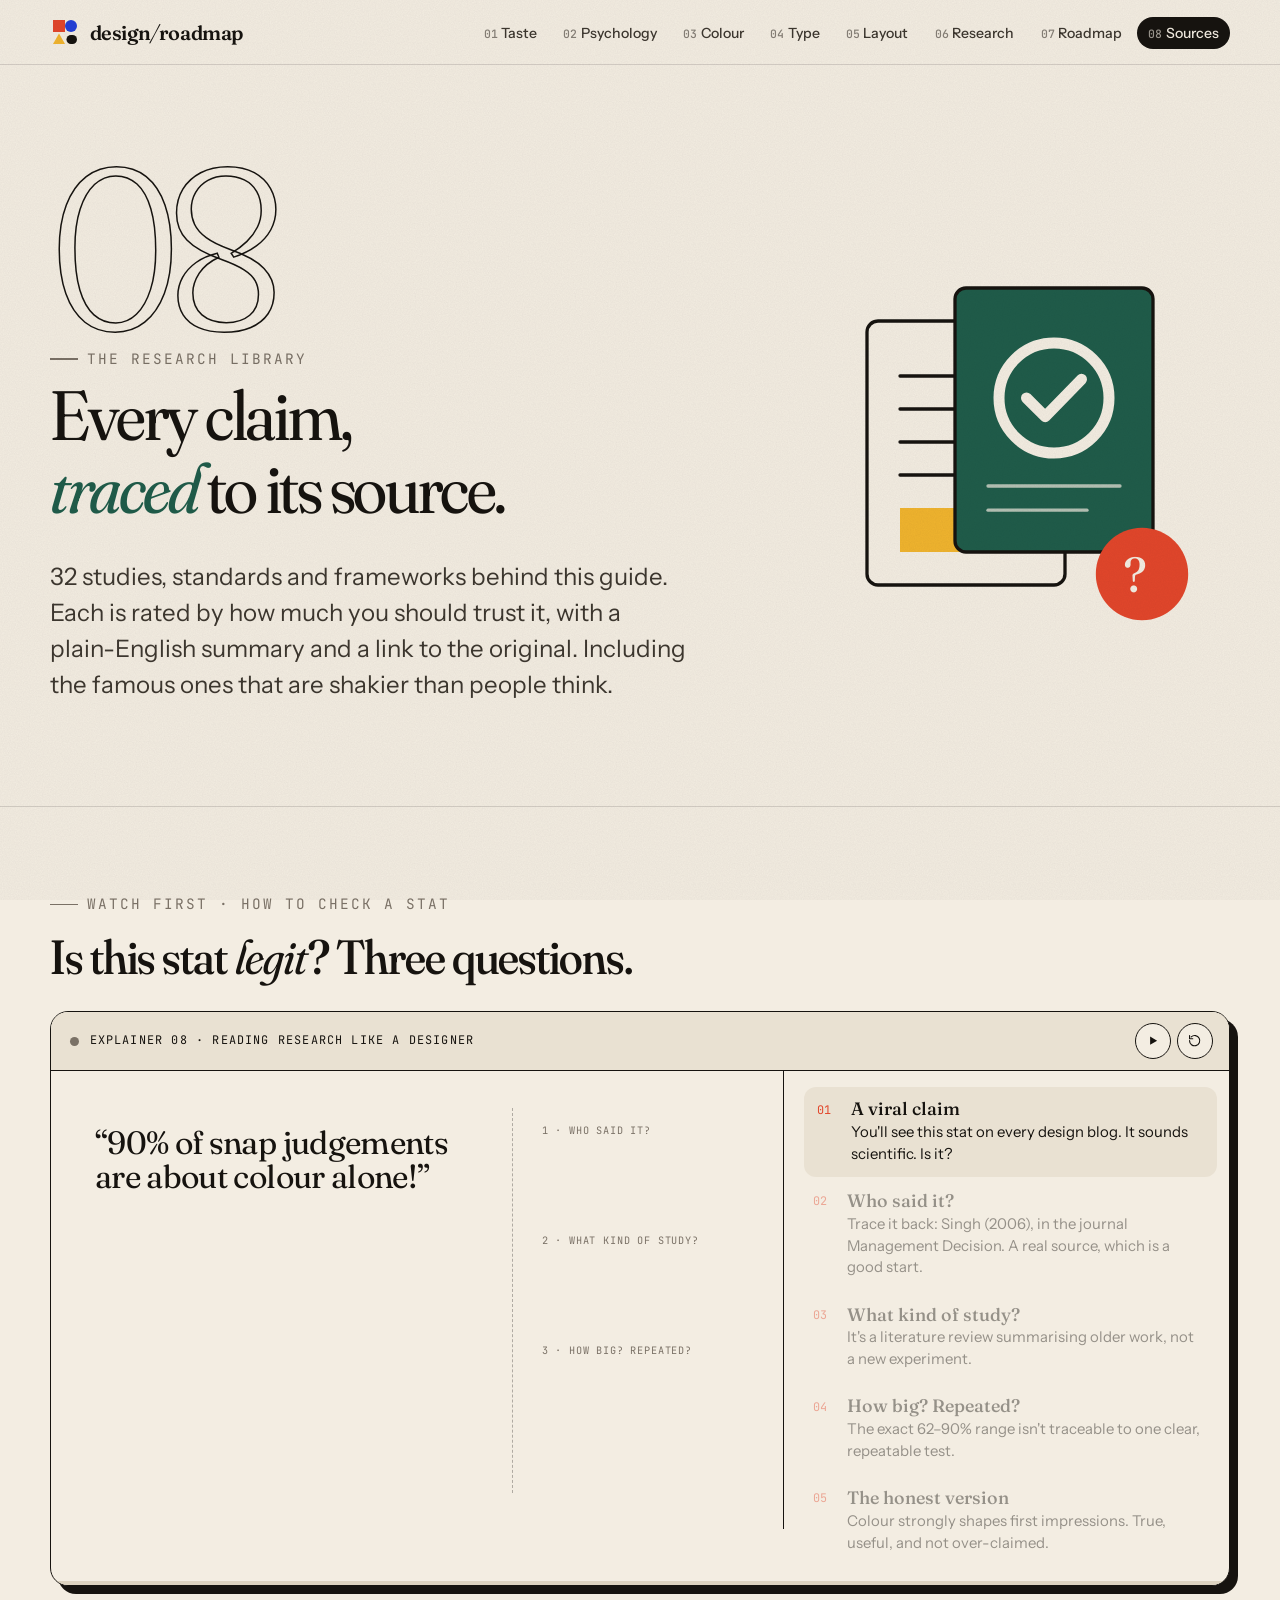
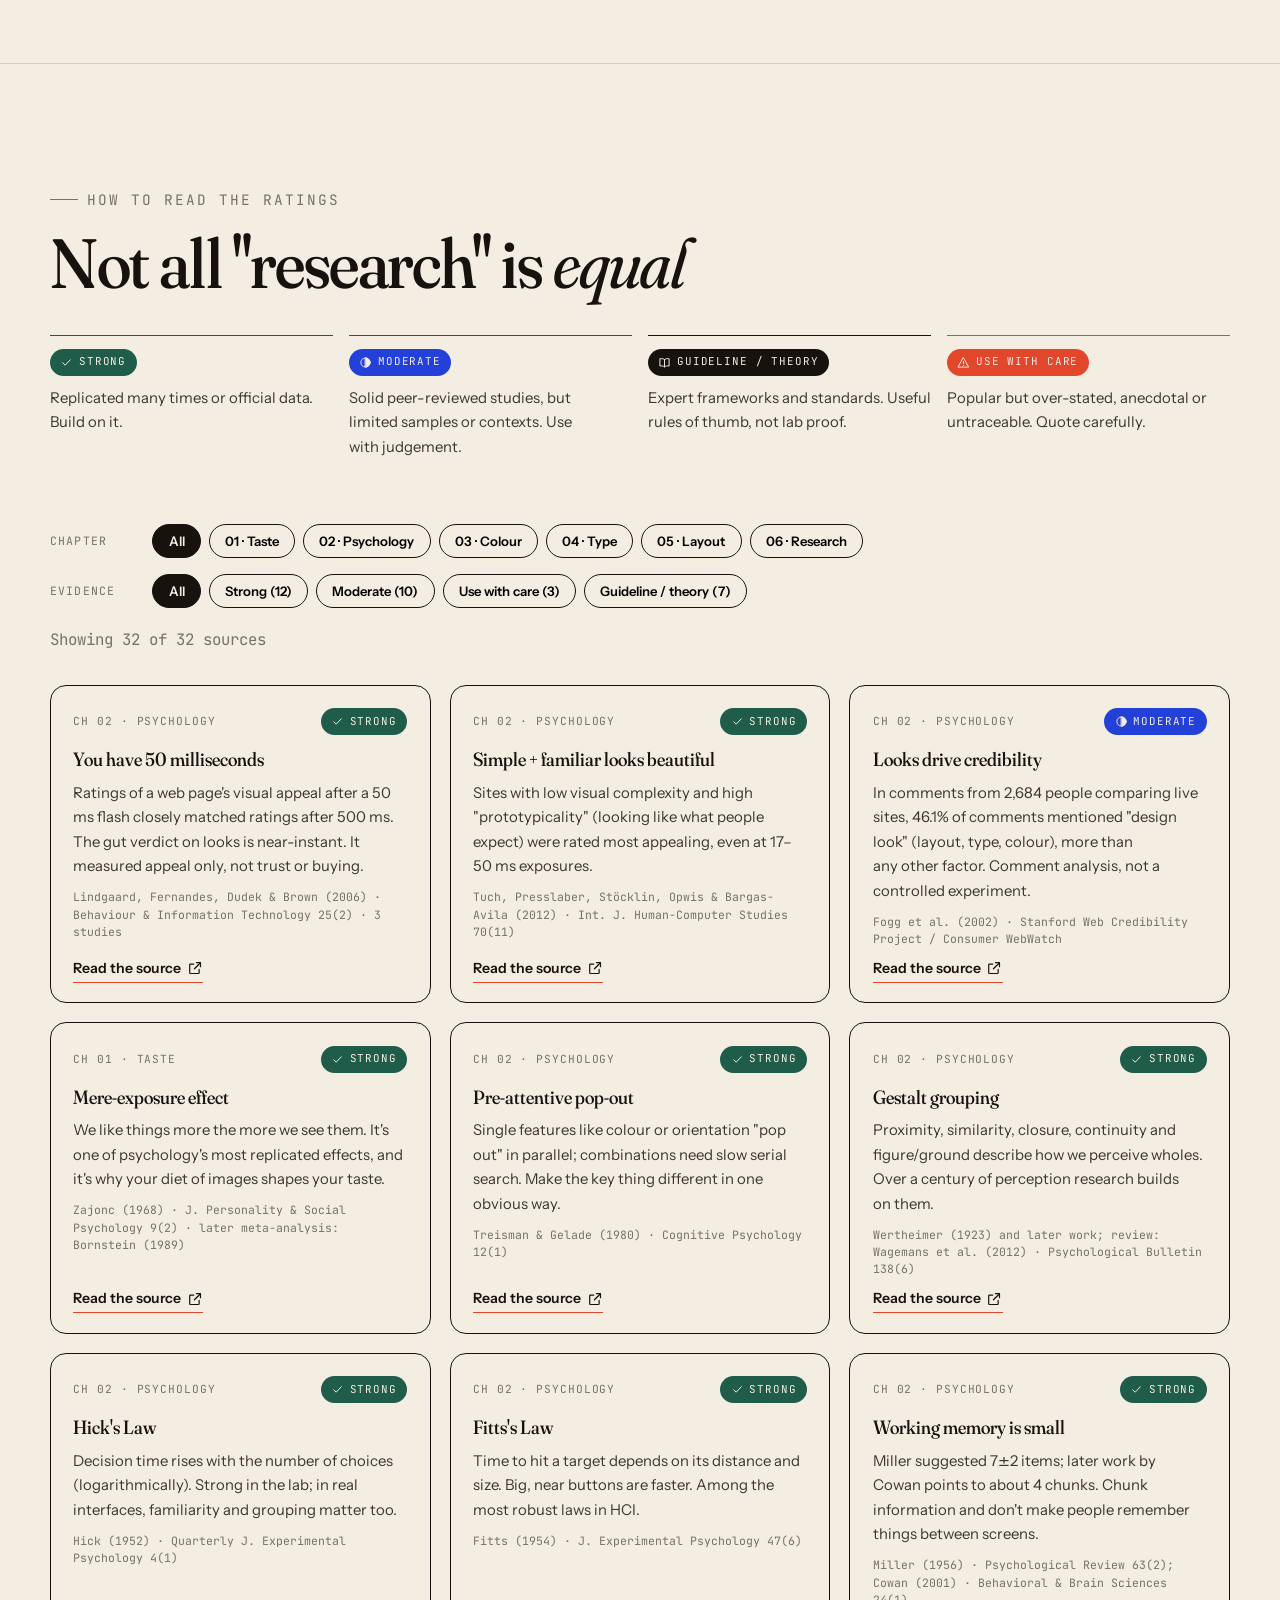
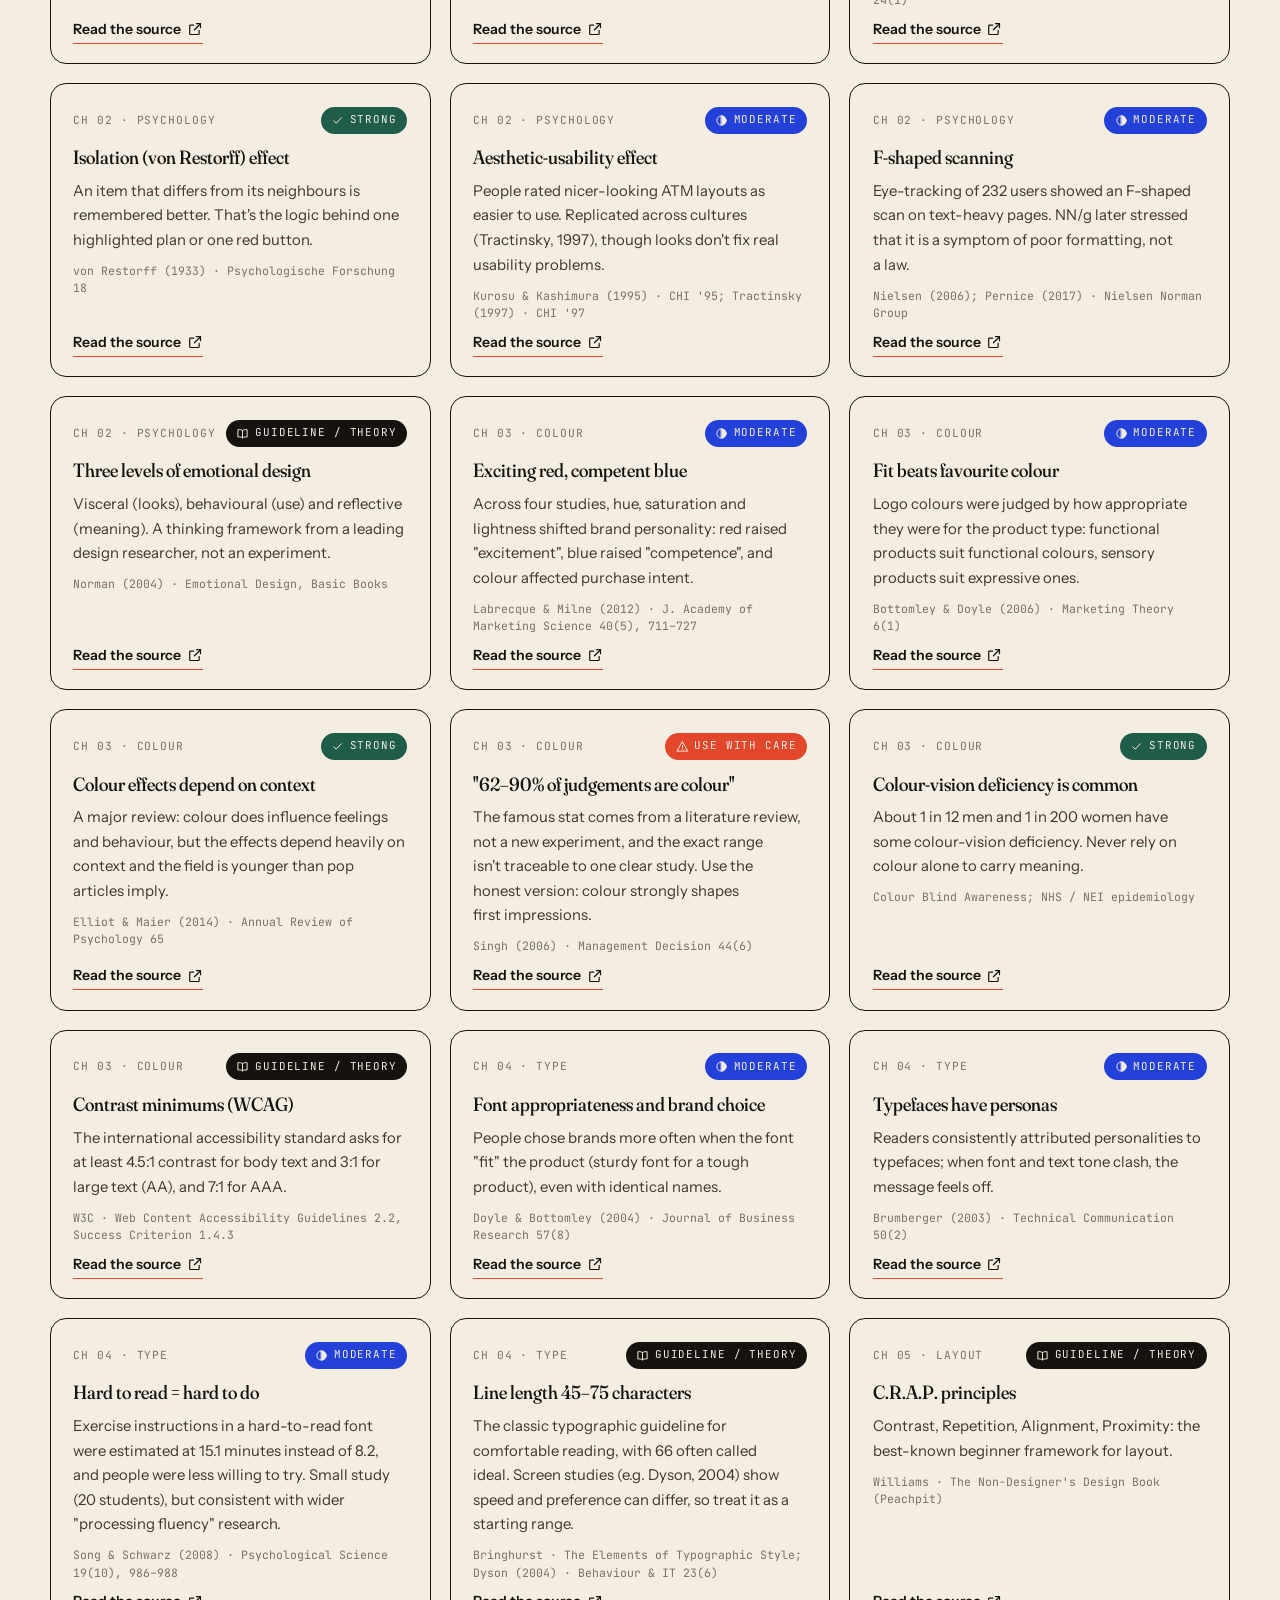
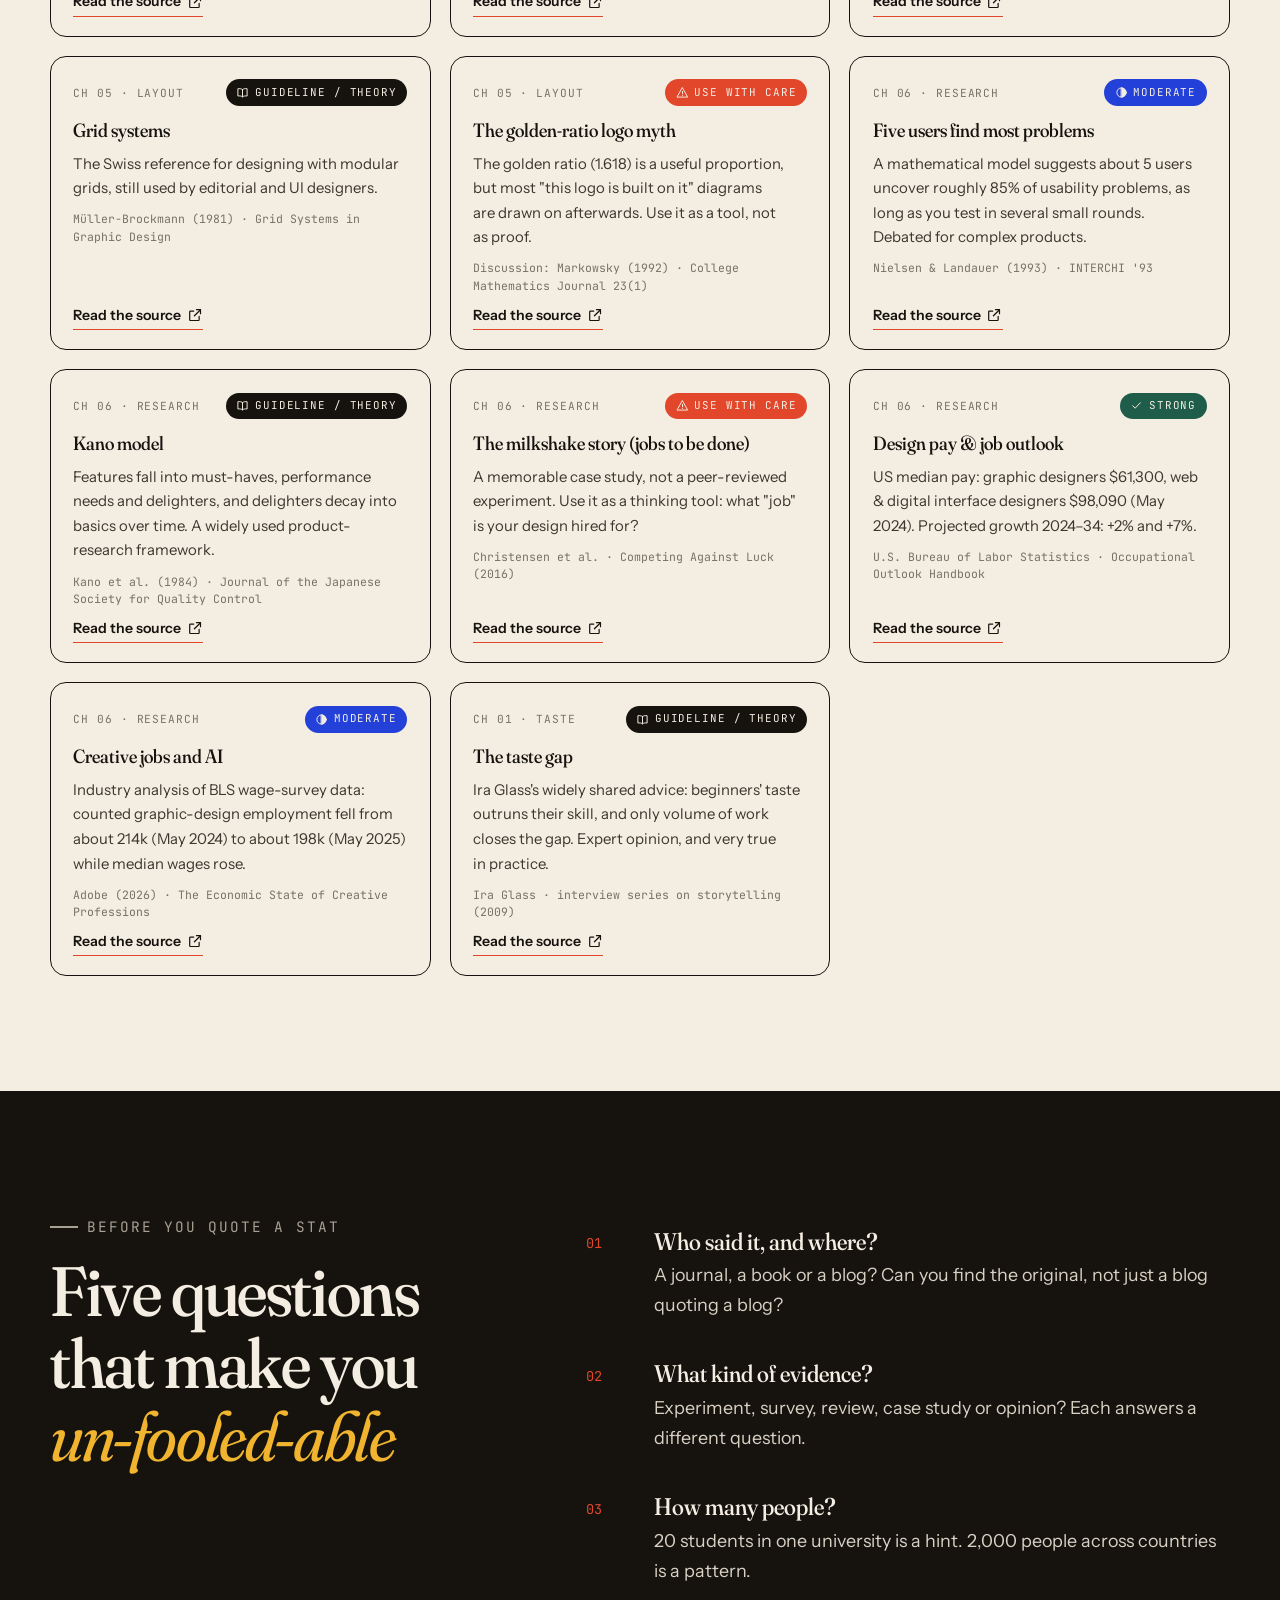
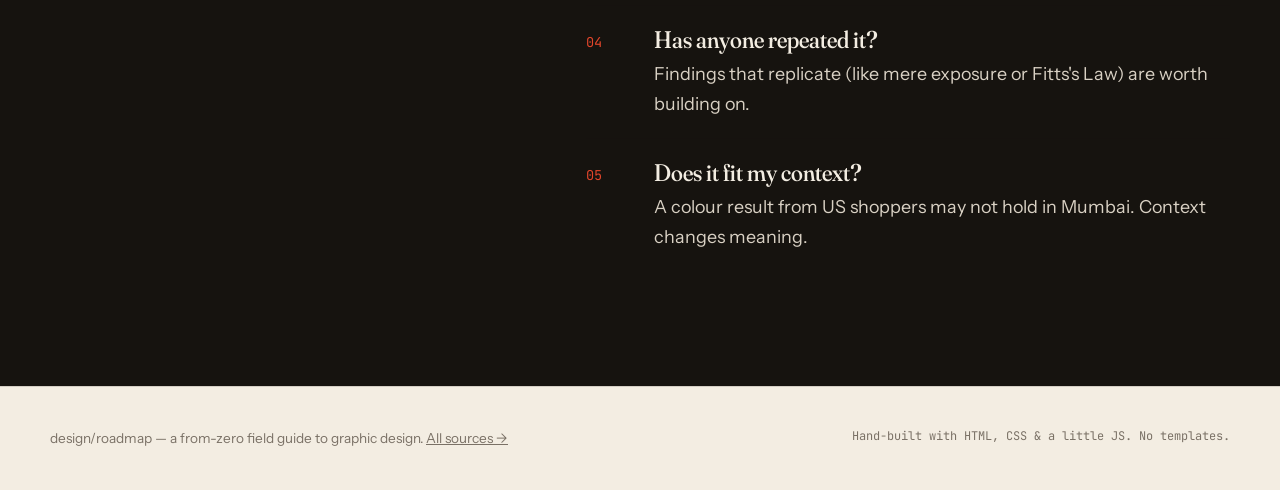
<file: 08-sources.html>
<!doctype html>
<html lang="en">
<head>
<meta charset="utf-8">
<meta name="viewport" content="width=device-width, initial-scale=1">
<title>08 · Research library — design/roadmap</title>
<meta name="description" content="Every study behind the design/roadmap guide, rated by strength of evidence, with links to the original sources.">
<link rel="preconnect" href="https://fonts.googleapis.com">
<link rel="preconnect" href="https://fonts.gstatic.com" crossorigin>
<link rel="stylesheet" href="https://fonts.googleapis.com/css2?family=Fraunces:ital,opsz,wght,SOFT@0,9..144,300..900,0..100;1,9..144,300..900,0..100&family=Instrument+Sans:ital,wght@0,400..700;1,400..700&family=JetBrains+Mono:wght@400;600&display=swap">
<link rel="icon" href="assets/favicon.svg" type="image/svg+xml">
<link rel="apple-touch-icon" href="assets/apple-touch-icon.png">
<meta name="theme-color" content="#F3EDE2">
<meta property="og:title" content="design/roadmap: learn graphic design from absolute zero">
<meta property="og:description" content="A research-backed, explain-like-I'm-10 field guide to graphic design, with animated explainers and a 12-month roadmap.">
<meta property="og:image" content="assets/og.png">
<meta name="twitter:card" content="summary_large_image">
<link rel="stylesheet" href="assets/style.css?v=4">
</head>
<body data-page="08-sources.html">
<header id="nav"></header>
<main>

<header class="chap">
  <div class="wrap chap__grid">
    <div>
      <div class="chap__num">08</div>
      <span class="kicker">The research library</span>
      <h1>Every claim, <em class="serif-i hl-green">traced</em> to its source.</h1>
      <p class="lede">32 studies, standards and frameworks behind this guide. Each is rated by how much you should trust it, with a plain-English summary and a link to the original. Including the famous ones that are shakier than people think.</p>
    </div>
    <svg class="chap__art" viewBox="0 0 400 400" aria-hidden="true">
      <g class="float"><rect x="70" y="90" width="180" height="240" rx="10" fill="#F3EDE2" stroke="#16130F" stroke-width="3"/>
      <g stroke="#16130F" stroke-width="3" stroke-linecap="round"><line x1="100" y1="140" x2="220" y2="140"/><line x1="100" y1="170" x2="200" y2="170"/><line x1="100" y1="200" x2="215" y2="200"/><line x1="100" y1="230" x2="170" y2="230"/></g>
      <rect x="100" y="260" width="60" height="40" fill="#F0B42E"/></g>
      <g class="float d2"><rect x="150" y="60" width="180" height="240" rx="10" fill="#1F5C4A" stroke="#16130F" stroke-width="3"/>
      <circle cx="240" cy="160" r="50" fill="none" stroke="#F3EDE2" stroke-width="10"/>
      <path d="M215 160 l17 17 l33 -34" fill="none" stroke="#F3EDE2" stroke-width="10" stroke-linecap="round" stroke-linejoin="round"/>
      <g stroke="#F3EDE2" stroke-width="3" stroke-linecap="round" opacity=".7"><line x1="180" y1="240" x2="300" y2="240"/><line x1="180" y1="262" x2="270" y2="262"/></g></g>
      <g class="float d1"><circle cx="320" cy="320" r="42" fill="#E2462B"/><text x="303" y="336" font-family="Fraunces" font-size="44" fill="#F3EDE2">?</text></g>
    </svg>
  </div>
</header>



<!-- MOTION EXPLAINER -->
<section class="ex-sec ">
  <div class="wrap">
    <span class="kicker">Watch first · how to check a stat</span>
    <h2 class="rv">Is this stat <em class="serif-i">legit</em>? Three questions.</h2>
    <figure class="ex rv" data-dur="3800">
      <div class="ex__head">
        <span class="ex__title"><span class="ex__rec"></span>Explainer 08 · reading research like a designer</span>
        <div class="ex__ctrl">
          <button type="button" data-ex-play aria-label="Play or pause"><svg class="ic i-play" aria-hidden="true"><use href="#i-play"/></svg><svg class="ic i-pause" aria-hidden="true"><use href="#i-pause"/></svg></button>
          <button type="button" data-ex-replay aria-label="Replay from the start"><svg class="ic " aria-hidden="true"><use href="#i-replay"/></svg></button>
        </div>
      </div>
      <div class="ex__body">
        <div class="ex__stage">
          <div class="o tx" style="white-space:normal;line-height:1.05;letter-spacing:-.02em;" data-k='[{"x": 6, "y": 12, "w": 54, "fs": 4.4, "t": "“90% of snap judgements are about colour alone!”", "c": "#16130F"}, null, null, null, {"t": "Colour strongly shapes first impressions.", "c": "#1F5C4A"}]'>“90% of snap judgements are about colour alone!”</div><div class="o pill" style="padding:0 1.3em;border:.3cqw solid #E2462B;color:#E2462B;font-family:var(--mono);text-transform:uppercase;letter-spacing:.1em;" data-k='[{"x": 6, "y": 70, "h": 8, "fs": 1.7, "o": 0, "s": 2, "r": -18}, null, null, null, {"o": 1, "s": 1, "r": -6}]'>Use with care</div><div class="o mn" style="" data-k='[{"x": 6, "y": 84, "fs": 1.3, "o": 0, "c": "#1F5C4A"}, null, null, null, {"o": 1, "d": 500}]'>↑ the honest version, still useful</div><div class="o " style="border-left:1.5px dashed rgba(22,19,15,.3);" data-k='[{"x": 63, "y": 8, "w": 0, "h": 84}]'></div><div class="o mn" style="" data-k='[{"x": 67, "y": 12, "fs": 1.4, "c": "#7A7166"}, {"c": "#16130F"}, null, null, null]'>1 · Who said it?</div><div class="o sn" style="white-space:normal;line-height:1.3;" data-k='[{"x": 67, "y": 17, "w": 29, "fs": 1.7, "o": 0, "tx": 8}, {"o": 1, "tx": 0}, null, null, null]'>Singh (2006), Management Decision</div><div class="o pill" style="color:#F3EDE2;font-size:1.6cqw;" data-k='[{"x": 93, "y": 10.8, "w": 3.2, "h": 5.12, "o": 0, "s": 0.3, "bg": "#1F5C4A"}, {"o": 1, "s": 1, "d": 400}, null, null, null]'><svg class="ic " aria-hidden="true"><use href="#i-check"/></svg></div><div class="o mn" style="" data-k='[{"x": 67, "y": 36, "fs": 1.4, "c": "#7A7166"}, null, {"c": "#16130F"}, null, null]'>2 · What kind of study?</div><div class="o sn" style="white-space:normal;line-height:1.3;" data-k='[{"x": 67, "y": 41, "w": 29, "fs": 1.7, "o": 0, "tx": 8}, null, {"o": 1, "tx": 0}, null, null]'>A literature review, not an experiment</div><div class="o pill" style="color:#F3EDE2;font-size:1.6cqw;" data-k='[{"x": 93, "y": 34.8, "w": 3.2, "h": 5.12, "o": 0, "s": 0.3, "bg": "#E2462B"}, null, {"o": 1, "s": 1, "d": 400}, null, null]'><svg class="ic " aria-hidden="true"><use href="#i-alert"/></svg></div><div class="o mn" style="" data-k='[{"x": 67, "y": 60, "fs": 1.4, "c": "#7A7166"}, null, null, {"c": "#16130F"}, null]'>3 · How big? Repeated?</div><div class="o sn" style="white-space:normal;line-height:1.3;" data-k='[{"x": 67, "y": 65, "w": 29, "fs": 1.7, "o": 0, "tx": 8}, null, null, {"o": 1, "tx": 0}, null]'>Exact 62–90% range: source unclear</div><div class="o pill" style="color:#F3EDE2;font-size:1.6cqw;" data-k='[{"x": 93, "y": 58.8, "w": 3.2, "h": 5.12, "o": 0, "s": 0.3, "bg": "#E2462B"}, null, null, {"o": 1, "s": 1, "d": 400}, null]'><svg class="ic " aria-hidden="true"><use href="#i-alert"/></svg></div>
        </div>
        <ol class="ex__caps"><li><span><b>A viral claim</b>You'll see this stat on every design blog. It sounds scientific. Is it?</span></li><li><span><b>Who said it?</b>Trace it back: Singh (2006), in the journal Management Decision. A real source, which is a good start.</span></li><li><span><b>What kind of study?</b>It's a literature review summarising older work, not a new experiment.</span></li><li><span><b>How big? Repeated?</b>The exact 62–90% range isn't traceable to one clear, repeatable test.</span></li><li><span><b>The honest version</b>Colour strongly shapes first impressions. True, useful, and not over-claimed.</span></li></ol>
      </div>
      <div class="ex__bar"><i></i></div>
    </figure>
  </div>
</section>


<section>
  <div class="wrap">
    <span class="kicker">How to read the ratings</span>
    <h2 class="rv" style="margin-top:1rem;max-width:20ch">Not all "research" is <em class="serif-i">equal</em></h2>
    <div class="ev-legend rv">
      <div style="color:var(--green)"><span class="ev ev--strong"><svg class="ic"><use href="#i-check"/></svg>Strong</span><p style="color:var(--ink-2);margin-top:.6rem">Replicated many times or official data. Build on it.</p></div>
      <div style="color:var(--blue)"><span class="ev ev--moderate"><svg class="ic"><use href="#i-half"/></svg>Moderate</span><p style="color:var(--ink-2);margin-top:.6rem">Solid peer-reviewed studies, but limited samples or contexts. Use with judgement.</p></div>
      <div style="color:var(--ink)"><span class="ev ev--guide"><svg class="ic"><use href="#i-book"/></svg>Guideline / theory</span><p style="color:var(--ink-2);margin-top:.6rem">Expert frameworks and standards. Useful rules of thumb, not lab proof.</p></div>
      <div style="color:var(--red)"><span class="ev ev--weak"><svg class="ic"><use href="#i-alert"/></svg>Use with care</span><p style="color:var(--ink-2);margin-top:.6rem">Popular but over-stated, anecdotal or untraceable. Quote carefully.</p></div>
    </div>

    <div class="filters" style="margin-top:3rem" id="fCh"><span class="lbl">Chapter</span>
      <button class="chip on" data-f="all">All</button><button class="chip" data-f="01">01 · Taste</button><button class="chip" data-f="02">02 · Psychology</button><button class="chip" data-f="03">03 · Colour</button><button class="chip" data-f="04">04 · Type</button><button class="chip" data-f="05">05 · Layout</button><button class="chip" data-f="06">06 · Research</button>
    </div>
    <div class="filters" id="fEv"><span class="lbl">Evidence</span>
      <button class="chip on" data-f="all">All</button><button class="chip" data-f="strong">Strong (12)</button><button class="chip" data-f="moderate">Moderate (10)</button><button class="chip" data-f="weak">Use with care (3)</button><button class="chip" data-f="guide">Guideline / theory (7)</button>
    </div>
    <p class="mono muted" id="libCount" style="margin-top:1.2rem"></p>

    <div class="lib" id="lib">
      <article class="ref rv" data-ch="02" data-ev="strong">
        <div class="ref__top"><span class="ref__ch">Ch 02 · Psychology</span><span class="ev ev--strong"><svg class="ic" aria-hidden="true"><use href="#i-check"/></svg>Strong</span></div>
        <h4>You have 50 milliseconds</h4>
        <p>Ratings of a web page's visual appeal after a 50 ms flash closely matched ratings after 500 ms. The gut verdict on looks is near-instant. It measured appeal only, not trust or buying.</p>
        <div class="meta">Lindgaard, Fernandes, Dudek &amp; Brown (2006) · Behaviour &amp; Information Technology 25(2) · 3 studies</div>
        <a class="src" href="https://doi.org/10.1080/01449290500330448" target="_blank" rel="noopener">Read the source <svg class="ic" aria-hidden="true"><use href="#i-out"/></svg></a>
      </article>
      <article class="ref rv" data-ch="02" data-ev="strong">
        <div class="ref__top"><span class="ref__ch">Ch 02 · Psychology</span><span class="ev ev--strong"><svg class="ic" aria-hidden="true"><use href="#i-check"/></svg>Strong</span></div>
        <h4>Simple + familiar looks beautiful</h4>
        <p>Sites with low visual complexity and high "prototypicality" (looking like what people expect) were rated most appealing, even at 17–50 ms exposures.</p>
        <div class="meta">Tuch, Presslaber, Stöcklin, Opwis &amp; Bargas-Avila (2012) · Int. J. Human-Computer Studies 70(11)</div>
        <a class="src" href="https://scholar.google.com/scholar?q=The+role+of+visual+complexity+and+prototypicality+regarding+first+impression+of+websites" target="_blank" rel="noopener">Read the source <svg class="ic" aria-hidden="true"><use href="#i-out"/></svg></a>
      </article>
      <article class="ref rv" data-ch="02" data-ev="moderate">
        <div class="ref__top"><span class="ref__ch">Ch 02 · Psychology</span><span class="ev ev--moderate"><svg class="ic" aria-hidden="true"><use href="#i-half"/></svg>Moderate</span></div>
        <h4>Looks drive credibility</h4>
        <p>In comments from 2,684 people comparing live sites, 46.1% of comments mentioned "design look" (layout, type, colour), more than any other factor. Comment analysis, not a controlled experiment.</p>
        <div class="meta">Fogg et al. (2002) · Stanford Web Credibility Project / Consumer WebWatch</div>
        <a class="src" href="http://credibility.stanford.edu/pdf/How_Do_People_Evaluate_a_Web_Site%27s_Credibility_v37.pdf" target="_blank" rel="noopener">Read the source <svg class="ic" aria-hidden="true"><use href="#i-out"/></svg></a>
      </article>
      <article class="ref rv" data-ch="01" data-ev="strong">
        <div class="ref__top"><span class="ref__ch">Ch 01 · Taste</span><span class="ev ev--strong"><svg class="ic" aria-hidden="true"><use href="#i-check"/></svg>Strong</span></div>
        <h4>Mere-exposure effect</h4>
        <p>We like things more the more we see them. It's one of psychology's most replicated effects, and it's why your diet of images shapes your taste.</p>
        <div class="meta">Zajonc (1968) · J. Personality &amp; Social Psychology 9(2) · later meta-analysis: Bornstein (1989)</div>
        <a class="src" href="https://scholar.google.com/scholar?q=Zajonc+1968+Attitudinal+effects+of+mere+exposure" target="_blank" rel="noopener">Read the source <svg class="ic" aria-hidden="true"><use href="#i-out"/></svg></a>
      </article>
      <article class="ref rv" data-ch="02" data-ev="strong">
        <div class="ref__top"><span class="ref__ch">Ch 02 · Psychology</span><span class="ev ev--strong"><svg class="ic" aria-hidden="true"><use href="#i-check"/></svg>Strong</span></div>
        <h4>Pre-attentive pop-out</h4>
        <p>Single features like colour or orientation "pop out" in parallel; combinations need slow serial search. Make the key thing different in one obvious way.</p>
        <div class="meta">Treisman &amp; Gelade (1980) · Cognitive Psychology 12(1)</div>
        <a class="src" href="https://scholar.google.com/scholar?q=A+feature-integration+theory+of+attention+Treisman+Gelade" target="_blank" rel="noopener">Read the source <svg class="ic" aria-hidden="true"><use href="#i-out"/></svg></a>
      </article>
      <article class="ref rv" data-ch="02" data-ev="strong">
        <div class="ref__top"><span class="ref__ch">Ch 02 · Psychology</span><span class="ev ev--strong"><svg class="ic" aria-hidden="true"><use href="#i-check"/></svg>Strong</span></div>
        <h4>Gestalt grouping</h4>
        <p>Proximity, similarity, closure, continuity and figure/ground describe how we perceive wholes. Over a century of perception research builds on them.</p>
        <div class="meta">Wertheimer (1923) and later work; review: Wagemans et al. (2012) · Psychological Bulletin 138(6)</div>
        <a class="src" href="https://scholar.google.com/scholar?q=Wagemans+2012+A+century+of+Gestalt+psychology+in+visual+perception" target="_blank" rel="noopener">Read the source <svg class="ic" aria-hidden="true"><use href="#i-out"/></svg></a>
      </article>
      <article class="ref rv" data-ch="02" data-ev="strong">
        <div class="ref__top"><span class="ref__ch">Ch 02 · Psychology</span><span class="ev ev--strong"><svg class="ic" aria-hidden="true"><use href="#i-check"/></svg>Strong</span></div>
        <h4>Hick's Law</h4>
        <p>Decision time rises with the number of choices (logarithmically). Strong in the lab; in real interfaces, familiarity and grouping matter too.</p>
        <div class="meta">Hick (1952) · Quarterly J. Experimental Psychology 4(1)</div>
        <a class="src" href="https://scholar.google.com/scholar?q=Hick+1952+On+the+rate+of+gain+of+information" target="_blank" rel="noopener">Read the source <svg class="ic" aria-hidden="true"><use href="#i-out"/></svg></a>
      </article>
      <article class="ref rv" data-ch="02" data-ev="strong">
        <div class="ref__top"><span class="ref__ch">Ch 02 · Psychology</span><span class="ev ev--strong"><svg class="ic" aria-hidden="true"><use href="#i-check"/></svg>Strong</span></div>
        <h4>Fitts's Law</h4>
        <p>Time to hit a target depends on its distance and size. Big, near buttons are faster. Among the most robust laws in HCI.</p>
        <div class="meta">Fitts (1954) · J. Experimental Psychology 47(6)</div>
        <a class="src" href="https://scholar.google.com/scholar?q=Fitts+1954+information+capacity+of+the+human+motor+system" target="_blank" rel="noopener">Read the source <svg class="ic" aria-hidden="true"><use href="#i-out"/></svg></a>
      </article>
      <article class="ref rv" data-ch="02" data-ev="strong">
        <div class="ref__top"><span class="ref__ch">Ch 02 · Psychology</span><span class="ev ev--strong"><svg class="ic" aria-hidden="true"><use href="#i-check"/></svg>Strong</span></div>
        <h4>Working memory is small</h4>
        <p>Miller suggested 7±2 items; later work by Cowan points to about 4 chunks. Chunk information and don't make people remember things between screens.</p>
        <div class="meta">Miller (1956) · Psychological Review 63(2); Cowan (2001) · Behavioral &amp; Brain Sciences 24(1)</div>
        <a class="src" href="https://scholar.google.com/scholar?q=Cowan+2001+The+magical+number+4+in+short-term+memory" target="_blank" rel="noopener">Read the source <svg class="ic" aria-hidden="true"><use href="#i-out"/></svg></a>
      </article>
      <article class="ref rv" data-ch="02" data-ev="strong">
        <div class="ref__top"><span class="ref__ch">Ch 02 · Psychology</span><span class="ev ev--strong"><svg class="ic" aria-hidden="true"><use href="#i-check"/></svg>Strong</span></div>
        <h4>Isolation (von Restorff) effect</h4>
        <p>An item that differs from its neighbours is remembered better. That's the logic behind one highlighted plan or one red button.</p>
        <div class="meta">von Restorff (1933) · Psychologische Forschung 18</div>
        <a class="src" href="https://scholar.google.com/scholar?q=von+Restorff+1933+isolation+effect" target="_blank" rel="noopener">Read the source <svg class="ic" aria-hidden="true"><use href="#i-out"/></svg></a>
      </article>
      <article class="ref rv" data-ch="02" data-ev="moderate">
        <div class="ref__top"><span class="ref__ch">Ch 02 · Psychology</span><span class="ev ev--moderate"><svg class="ic" aria-hidden="true"><use href="#i-half"/></svg>Moderate</span></div>
        <h4>Aesthetic-usability effect</h4>
        <p>People rated nicer-looking ATM layouts as easier to use. Replicated across cultures (Tractinsky, 1997), though looks don't fix real usability problems.</p>
        <div class="meta">Kurosu &amp; Kashimura (1995) · CHI '95; Tractinsky (1997) · CHI '97</div>
        <a class="src" href="https://scholar.google.com/scholar?q=Kurosu+Kashimura+1995+apparent+usability+vs+inherent+usability" target="_blank" rel="noopener">Read the source <svg class="ic" aria-hidden="true"><use href="#i-out"/></svg></a>
      </article>
      <article class="ref rv" data-ch="02" data-ev="moderate">
        <div class="ref__top"><span class="ref__ch">Ch 02 · Psychology</span><span class="ev ev--moderate"><svg class="ic" aria-hidden="true"><use href="#i-half"/></svg>Moderate</span></div>
        <h4>F-shaped scanning</h4>
        <p>Eye-tracking of 232 users showed an F-shaped scan on text-heavy pages. NN/g later stressed that it is a symptom of poor formatting, not a law.</p>
        <div class="meta">Nielsen (2006); Pernice (2017) · Nielsen Norman Group</div>
        <a class="src" href="https://www.nngroup.com/articles/f-shaped-pattern-reading-web-content/" target="_blank" rel="noopener">Read the source <svg class="ic" aria-hidden="true"><use href="#i-out"/></svg></a>
      </article>
      <article class="ref rv" data-ch="02" data-ev="guide">
        <div class="ref__top"><span class="ref__ch">Ch 02 · Psychology</span><span class="ev ev--guide"><svg class="ic" aria-hidden="true"><use href="#i-book"/></svg>Guideline / theory</span></div>
        <h4>Three levels of emotional design</h4>
        <p>Visceral (looks), behavioural (use) and reflective (meaning). A thinking framework from a leading design researcher, not an experiment.</p>
        <div class="meta">Norman (2004) · Emotional Design, Basic Books</div>
        <a class="src" href="https://scholar.google.com/scholar?q=Norman+Emotional+Design+why+we+love+or+hate+everyday+things" target="_blank" rel="noopener">Read the source <svg class="ic" aria-hidden="true"><use href="#i-out"/></svg></a>
      </article>
      <article class="ref rv" data-ch="03" data-ev="moderate">
        <div class="ref__top"><span class="ref__ch">Ch 03 · Colour</span><span class="ev ev--moderate"><svg class="ic" aria-hidden="true"><use href="#i-half"/></svg>Moderate</span></div>
        <h4>Exciting red, competent blue</h4>
        <p>Across four studies, hue, saturation and lightness shifted brand personality: red raised "excitement", blue raised "competence", and colour affected purchase intent.</p>
        <div class="meta">Labrecque &amp; Milne (2012) · J. Academy of Marketing Science 40(5), 711–727</div>
        <a class="src" href="https://doi.org/10.1007/s11747-010-0245-y" target="_blank" rel="noopener">Read the source <svg class="ic" aria-hidden="true"><use href="#i-out"/></svg></a>
      </article>
      <article class="ref rv" data-ch="03" data-ev="moderate">
        <div class="ref__top"><span class="ref__ch">Ch 03 · Colour</span><span class="ev ev--moderate"><svg class="ic" aria-hidden="true"><use href="#i-half"/></svg>Moderate</span></div>
        <h4>Fit beats favourite colour</h4>
        <p>Logo colours were judged by how appropriate they were for the product type: functional products suit functional colours, sensory products suit expressive ones.</p>
        <div class="meta">Bottomley &amp; Doyle (2006) · Marketing Theory 6(1)</div>
        <a class="src" href="https://scholar.google.com/scholar?q=Bottomley+Doyle+2006+interactive+effects+of+colors+and+products+brand+logo+appropriateness" target="_blank" rel="noopener">Read the source <svg class="ic" aria-hidden="true"><use href="#i-out"/></svg></a>
      </article>
      <article class="ref rv" data-ch="03" data-ev="strong">
        <div class="ref__top"><span class="ref__ch">Ch 03 · Colour</span><span class="ev ev--strong"><svg class="ic" aria-hidden="true"><use href="#i-check"/></svg>Strong</span></div>
        <h4>Colour effects depend on context</h4>
        <p>A major review: colour does influence feelings and behaviour, but the effects depend heavily on context and the field is younger than pop articles imply.</p>
        <div class="meta">Elliot &amp; Maier (2014) · Annual Review of Psychology 65</div>
        <a class="src" href="https://scholar.google.com/scholar?q=Elliot+Maier+2014+Color+psychology+effects+of+perceiving+color+on+psychological+functioning" target="_blank" rel="noopener">Read the source <svg class="ic" aria-hidden="true"><use href="#i-out"/></svg></a>
      </article>
      <article class="ref rv" data-ch="03" data-ev="weak">
        <div class="ref__top"><span class="ref__ch">Ch 03 · Colour</span><span class="ev ev--weak"><svg class="ic" aria-hidden="true"><use href="#i-alert"/></svg>Use with care</span></div>
        <h4>"62–90% of judgements are colour"</h4>
        <p>The famous stat comes from a literature review, not a new experiment, and the exact range isn't traceable to one clear study. Use the honest version: colour strongly shapes first impressions.</p>
        <div class="meta">Singh (2006) · Management Decision 44(6)</div>
        <a class="src" href="https://doi.org/10.1108/00251740610673332" target="_blank" rel="noopener">Read the source <svg class="ic" aria-hidden="true"><use href="#i-out"/></svg></a>
      </article>
      <article class="ref rv" data-ch="03" data-ev="strong">
        <div class="ref__top"><span class="ref__ch">Ch 03 · Colour</span><span class="ev ev--strong"><svg class="ic" aria-hidden="true"><use href="#i-check"/></svg>Strong</span></div>
        <h4>Colour-vision deficiency is common</h4>
        <p>About 1 in 12 men and 1 in 200 women have some colour-vision deficiency. Never rely on colour alone to carry meaning.</p>
        <div class="meta">Colour Blind Awareness; NHS / NEI epidemiology</div>
        <a class="src" href="https://www.colourblindawareness.org/colour-blindness/" target="_blank" rel="noopener">Read the source <svg class="ic" aria-hidden="true"><use href="#i-out"/></svg></a>
      </article>
      <article class="ref rv" data-ch="03" data-ev="guide">
        <div class="ref__top"><span class="ref__ch">Ch 03 · Colour</span><span class="ev ev--guide"><svg class="ic" aria-hidden="true"><use href="#i-book"/></svg>Guideline / theory</span></div>
        <h4>Contrast minimums (WCAG)</h4>
        <p>The international accessibility standard asks for at least 4.5:1 contrast for body text and 3:1 for large text (AA), and 7:1 for AAA.</p>
        <div class="meta">W3C · Web Content Accessibility Guidelines 2.2, Success Criterion 1.4.3</div>
        <a class="src" href="https://www.w3.org/WAI/WCAG22/Understanding/contrast-minimum.html" target="_blank" rel="noopener">Read the source <svg class="ic" aria-hidden="true"><use href="#i-out"/></svg></a>
      </article>
      <article class="ref rv" data-ch="04" data-ev="moderate">
        <div class="ref__top"><span class="ref__ch">Ch 04 · Type</span><span class="ev ev--moderate"><svg class="ic" aria-hidden="true"><use href="#i-half"/></svg>Moderate</span></div>
        <h4>Font appropriateness and brand choice</h4>
        <p>People chose brands more often when the font "fit" the product (sturdy font for a tough product), even with identical names.</p>
        <div class="meta">Doyle &amp; Bottomley (2004) · Journal of Business Research 57(8)</div>
        <a class="src" href="https://scholar.google.com/scholar?q=Doyle+Bottomley+2004+Font+appropriateness+and+brand+choice" target="_blank" rel="noopener">Read the source <svg class="ic" aria-hidden="true"><use href="#i-out"/></svg></a>
      </article>
      <article class="ref rv" data-ch="04" data-ev="moderate">
        <div class="ref__top"><span class="ref__ch">Ch 04 · Type</span><span class="ev ev--moderate"><svg class="ic" aria-hidden="true"><use href="#i-half"/></svg>Moderate</span></div>
        <h4>Typefaces have personas</h4>
        <p>Readers consistently attributed personalities to typefaces; when font and text tone clash, the message feels off.</p>
        <div class="meta">Brumberger (2003) · Technical Communication 50(2)</div>
        <a class="src" href="https://scholar.google.com/scholar?q=Brumberger+2003+The+rhetoric+of+typography+the+persona+of+typeface+and+text" target="_blank" rel="noopener">Read the source <svg class="ic" aria-hidden="true"><use href="#i-out"/></svg></a>
      </article>
      <article class="ref rv" data-ch="04" data-ev="moderate">
        <div class="ref__top"><span class="ref__ch">Ch 04 · Type</span><span class="ev ev--moderate"><svg class="ic" aria-hidden="true"><use href="#i-half"/></svg>Moderate</span></div>
        <h4>Hard to read = hard to do</h4>
        <p>Exercise instructions in a hard-to-read font were estimated at 15.1 minutes instead of 8.2, and people were less willing to try. Small study (20 students), but consistent with wider "processing fluency" research.</p>
        <div class="meta">Song &amp; Schwarz (2008) · Psychological Science 19(10), 986–988</div>
        <a class="src" href="https://doi.org/10.1111/j.1467-9280.2008.02189.x" target="_blank" rel="noopener">Read the source <svg class="ic" aria-hidden="true"><use href="#i-out"/></svg></a>
      </article>
      <article class="ref rv" data-ch="04" data-ev="guide">
        <div class="ref__top"><span class="ref__ch">Ch 04 · Type</span><span class="ev ev--guide"><svg class="ic" aria-hidden="true"><use href="#i-book"/></svg>Guideline / theory</span></div>
        <h4>Line length 45–75 characters</h4>
        <p>The classic typographic guideline for comfortable reading, with 66 often called ideal. Screen studies (e.g. Dyson, 2004) show speed and preference can differ, so treat it as a starting range.</p>
        <div class="meta">Bringhurst · The Elements of Typographic Style; Dyson (2004) · Behaviour &amp; IT 23(6)</div>
        <a class="src" href="https://scholar.google.com/scholar?q=Dyson+2004+How+physical+text+layout+affects+reading+from+screen" target="_blank" rel="noopener">Read the source <svg class="ic" aria-hidden="true"><use href="#i-out"/></svg></a>
      </article>
      <article class="ref rv" data-ch="05" data-ev="guide">
        <div class="ref__top"><span class="ref__ch">Ch 05 · Layout</span><span class="ev ev--guide"><svg class="ic" aria-hidden="true"><use href="#i-book"/></svg>Guideline / theory</span></div>
        <h4>C.R.A.P. principles</h4>
        <p>Contrast, Repetition, Alignment, Proximity: the best-known beginner framework for layout.</p>
        <div class="meta">Williams · The Non-Designer's Design Book (Peachpit)</div>
        <a class="src" href="https://scholar.google.com/scholar?q=Robin+Williams+The+Non-Designer%27s+Design+Book" target="_blank" rel="noopener">Read the source <svg class="ic" aria-hidden="true"><use href="#i-out"/></svg></a>
      </article>
      <article class="ref rv" data-ch="05" data-ev="guide">
        <div class="ref__top"><span class="ref__ch">Ch 05 · Layout</span><span class="ev ev--guide"><svg class="ic" aria-hidden="true"><use href="#i-book"/></svg>Guideline / theory</span></div>
        <h4>Grid systems</h4>
        <p>The Swiss reference for designing with modular grids, still used by editorial and UI designers.</p>
        <div class="meta">Müller-Brockmann (1981) · Grid Systems in Graphic Design</div>
        <a class="src" href="https://scholar.google.com/scholar?q=Muller-Brockmann+Grid+Systems+in+Graphic+Design" target="_blank" rel="noopener">Read the source <svg class="ic" aria-hidden="true"><use href="#i-out"/></svg></a>
      </article>
      <article class="ref rv" data-ch="05" data-ev="weak">
        <div class="ref__top"><span class="ref__ch">Ch 05 · Layout</span><span class="ev ev--weak"><svg class="ic" aria-hidden="true"><use href="#i-alert"/></svg>Use with care</span></div>
        <h4>The golden-ratio logo myth</h4>
        <p>The golden ratio (1.618) is a useful proportion, but most "this logo is built on it" diagrams are drawn on afterwards. Use it as a tool, not as proof.</p>
        <div class="meta">Discussion: Markowsky (1992) · College Mathematics Journal 23(1)</div>
        <a class="src" href="https://scholar.google.com/scholar?q=Markowsky+1992+Misconceptions+about+the+golden+ratio" target="_blank" rel="noopener">Read the source <svg class="ic" aria-hidden="true"><use href="#i-out"/></svg></a>
      </article>
      <article class="ref rv" data-ch="06" data-ev="moderate">
        <div class="ref__top"><span class="ref__ch">Ch 06 · Research</span><span class="ev ev--moderate"><svg class="ic" aria-hidden="true"><use href="#i-half"/></svg>Moderate</span></div>
        <h4>Five users find most problems</h4>
        <p>A mathematical model suggests about 5 users uncover roughly 85% of usability problems, as long as you test in several small rounds. Debated for complex products.</p>
        <div class="meta">Nielsen &amp; Landauer (1993) · INTERCHI '93</div>
        <a class="src" href="https://scholar.google.com/scholar?q=Nielsen+Landauer+1993+mathematical+model+of+the+finding+of+usability+problems" target="_blank" rel="noopener">Read the source <svg class="ic" aria-hidden="true"><use href="#i-out"/></svg></a>
      </article>
      <article class="ref rv" data-ch="06" data-ev="guide">
        <div class="ref__top"><span class="ref__ch">Ch 06 · Research</span><span class="ev ev--guide"><svg class="ic" aria-hidden="true"><use href="#i-book"/></svg>Guideline / theory</span></div>
        <h4>Kano model</h4>
        <p>Features fall into must-haves, performance needs and delighters, and delighters decay into basics over time. A widely used product-research framework.</p>
        <div class="meta">Kano et al. (1984) · Journal of the Japanese Society for Quality Control</div>
        <a class="src" href="https://scholar.google.com/scholar?q=Kano+1984+attractive+quality+and+must-be+quality" target="_blank" rel="noopener">Read the source <svg class="ic" aria-hidden="true"><use href="#i-out"/></svg></a>
      </article>
      <article class="ref rv" data-ch="06" data-ev="weak">
        <div class="ref__top"><span class="ref__ch">Ch 06 · Research</span><span class="ev ev--weak"><svg class="ic" aria-hidden="true"><use href="#i-alert"/></svg>Use with care</span></div>
        <h4>The milkshake story (jobs to be done)</h4>
        <p>A memorable case study, not a peer-reviewed experiment. Use it as a thinking tool: what "job" is your design hired for?</p>
        <div class="meta">Christensen et al. · Competing Against Luck (2016)</div>
        <a class="src" href="https://scholar.google.com/scholar?q=Christensen+Competing+Against+Luck+jobs+to+be+done" target="_blank" rel="noopener">Read the source <svg class="ic" aria-hidden="true"><use href="#i-out"/></svg></a>
      </article>
      <article class="ref rv" data-ch="06" data-ev="strong">
        <div class="ref__top"><span class="ref__ch">Ch 06 · Research</span><span class="ev ev--strong"><svg class="ic" aria-hidden="true"><use href="#i-check"/></svg>Strong</span></div>
        <h4>Design pay &amp; job outlook</h4>
        <p>US median pay: graphic designers $61,300, web &amp; digital interface designers $98,090 (May 2024). Projected growth 2024–34: +2% and +7%.</p>
        <div class="meta">U.S. Bureau of Labor Statistics · Occupational Outlook Handbook</div>
        <a class="src" href="https://www.bls.gov/ooh/arts-and-design/graphic-designers.htm" target="_blank" rel="noopener">Read the source <svg class="ic" aria-hidden="true"><use href="#i-out"/></svg></a>
      </article>
      <article class="ref rv" data-ch="06" data-ev="moderate">
        <div class="ref__top"><span class="ref__ch">Ch 06 · Research</span><span class="ev ev--moderate"><svg class="ic" aria-hidden="true"><use href="#i-half"/></svg>Moderate</span></div>
        <h4>Creative jobs and AI</h4>
        <p>Industry analysis of BLS wage-survey data: counted graphic-design employment fell from about 214k (May 2024) to about 198k (May 2025) while median wages rose.</p>
        <div class="meta">Adobe (2026) · The Economic State of Creative Professions</div>
        <a class="src" href="https://www.adobe.com/ai/research/202606/economic-state-of-creative-professions.html" target="_blank" rel="noopener">Read the source <svg class="ic" aria-hidden="true"><use href="#i-out"/></svg></a>
      </article>
      <article class="ref rv" data-ch="01" data-ev="guide">
        <div class="ref__top"><span class="ref__ch">Ch 01 · Taste</span><span class="ev ev--guide"><svg class="ic" aria-hidden="true"><use href="#i-book"/></svg>Guideline / theory</span></div>
        <h4>The taste gap</h4>
        <p>Ira Glass's widely shared advice: beginners' taste outruns their skill, and only volume of work closes the gap. Expert opinion, and very true in practice.</p>
        <div class="meta">Ira Glass · interview series on storytelling (2009)</div>
        <a class="src" href="https://scholar.google.com/scholar?q=Ira+Glass+the+gap+taste+creative+work" target="_blank" rel="noopener">Read the source <svg class="ic" aria-hidden="true"><use href="#i-out"/></svg></a>
      </article>
    </div>
  </div>
</section>

<section class="band-ink">
  <div class="wrap split">
    <div class="sticky"><span class="kicker">Before you quote a stat</span><h2 class="rv" style="margin-top:1rem">Five questions that make you <em class="serif-i" style="color:var(--yellow)">un-fooled-able</em></h2></div>
    <ol class="steps">
      <li class="rv"><div><h4 style="color:var(--paper)">Who said it, and where?</h4><p style="color:#D9D1C4">A journal, a book or a blog? Can you find the original, not just a blog quoting a blog?</p></div></li>
      <li class="rv"><div><h4 style="color:var(--paper)">What kind of evidence?</h4><p style="color:#D9D1C4">Experiment, survey, review, case study or opinion? Each answers a different question.</p></div></li>
      <li class="rv"><div><h4 style="color:var(--paper)">How many people?</h4><p style="color:#D9D1C4">20 students in one university is a hint. 2,000 people across countries is a pattern.</p></div></li>
      <li class="rv"><div><h4 style="color:var(--paper)">Has anyone repeated it?</h4><p style="color:#D9D1C4">Findings that replicate (like mere exposure or Fitts's Law) are worth building on.</p></div></li>
      <li class="rv"><div><h4 style="color:var(--paper)">Does it fit my context?</h4><p style="color:#D9D1C4">A colour result from US shoppers may not hold in Mumbai. Context changes meaning.</p></div></li>
    </ol>
  </div>
</section>

</main>
<div id="next"></div>
<footer id="foot"></footer>
<script src="assets/app.js?v=4"></script>
<script>
(() => {
  const cards = [...document.querySelectorAll('.ref')];
  const count = document.getElementById('libCount');
  let ch = 'all', ev = 'all';
  const run = () => {
    let n = 0;
    cards.forEach(c => {
      const show = (ch === 'all' || c.dataset.ch === ch) && (ev === 'all' || c.dataset.ev === ev);
      c.classList.toggle('hide', !show); if (show) { n++; c.classList.add('in'); }
    });
    count.textContent = `Showing ${n} of ${cards.length} sources`;
  };
  const wire = (id, set) => {
    const btns = document.querySelectorAll(`#${id} [data-f]`);
    btns.forEach(b => b.addEventListener('click', () => { btns.forEach(x => x.classList.remove('on')); b.classList.add('on'); set(b.dataset.f); run(); }));
  };
  wire('fCh', v => ch = v); wire('fEv', v => ev = v); run();
})();
</script>
</body>
</html>
</file>
<file: assets/style.css>
/* ==========================================================================
   Design Roadmap — shared design system
   Palette: paper + ink + four Bauhaus-ish pigments. No purple. Promise.
   ========================================================================== */

/* fonts are loaded via <link> in each page head (faster than @import) */

:root {
  --paper: #F3EDE2;
  --paper-2: #E9E1D2;
  --paper-3: #DDD3C0;
  --ink: #16130F;
  --ink-2: #3D372F;
  --ink-3: #7A7166;
  --line: rgba(22, 19, 15, .14);

  --red: #E2462B;      /* tomato — energy, urgency */
  --blue: #2340D8;     /* cobalt — trust, competence */
  --yellow: #F0B42E;   /* mustard — optimism, attention */
  --green: #1F5C4A;    /* forest — calm, growth */
  --pink: #F2B8A6;     /* clay pink — warmth */

  --display: 'Fraunces', Georgia, serif;
  --body: 'Instrument Sans', system-ui, sans-serif;
  --mono: 'JetBrains Mono', ui-monospace, monospace;

  --step--1: clamp(.83rem, .8rem + .15vw, .9rem);
  --step-0: clamp(1rem, .96rem + .2vw, 1.125rem);
  --step-1: clamp(1.25rem, 1.15rem + .5vw, 1.5rem);
  --step-2: clamp(1.56rem, 1.38rem + .9vw, 2.1rem);
  --step-3: clamp(1.95rem, 1.6rem + 1.75vw, 3rem);
  --step-4: clamp(2.44rem, 1.8rem + 3.2vw, 4.6rem);
  --step-5: clamp(3rem, 1.9rem + 5.6vw, 7.5rem);

  --radius: 18px;
  --ease: cubic-bezier(.2, .8, .2, 1);
  --wrap: 1180px;
}

*, *::before, *::after { box-sizing: border-box; }
html { scroll-behavior: smooth; -webkit-text-size-adjust: 100%; }
body {
  margin: 0;
  background: var(--paper);
  color: var(--ink);
  font-family: var(--body);
  font-size: var(--step-0);
  line-height: 1.65;
  -webkit-font-smoothing: antialiased;
  overflow-x: hidden;
}
/* paper grain */
body::before {
  content: '';
  position: fixed; inset: 0;
  pointer-events: none; z-index: 100;
  opacity: .32; mix-blend-mode: multiply;
  background-image: url("data:image/svg+xml,%3Csvg xmlns='http://www.w3.org/2000/svg' width='160' height='160'%3E%3Cfilter id='n'%3E%3CfeTurbulence type='fractalNoise' baseFrequency='.85' numOctaves='3' stitchTiles='stitch'/%3E%3CfeColorMatrix values='0 0 0 0 0.09 0 0 0 0 0.07 0 0 0 0 0.05 0 0 0 .22 0'/%3E%3C/filter%3E%3Crect width='100%25' height='100%25' filter='url(%23n)'/%3E%3C/svg%3E");
}
::selection { background: var(--yellow); color: var(--ink); }
img, svg { display: block; max-width: 100%; }
a { color: inherit; }
p { margin: 0 0 1.1em; max-width: 66ch; }
strong { font-weight: 650; }

.wrap { width: min(var(--wrap), 100% - 2.5rem); margin-inline: auto; }
.narrow { width: min(760px, 100% - 2.5rem); margin-inline: auto; }

/* ---------- type ---------- */
h1, h2, h3, h4 {
  font-family: var(--display);
  font-weight: 500;
  line-height: 1.04;
  letter-spacing: -.02em;
  margin: 0 0 .5em;
  font-variation-settings: 'SOFT' 50, 'opsz' 144;
}
h1 { font-size: var(--step-5); font-weight: 400; letter-spacing: -.035em; }
h2 { font-size: var(--step-4); }
h3 { font-size: var(--step-2); line-height: 1.15; letter-spacing: -.01em; }
h4 { font-size: var(--step-1); line-height: 1.2; letter-spacing: 0; }
em.serif, .serif-i { font-family: var(--display); font-style: italic; font-weight: 400; }
.kicker {
  font-family: var(--mono);
  font-size: var(--step--1);
  text-transform: uppercase;
  letter-spacing: .14em;
  color: var(--ink-3);
  display: inline-flex; align-items: center; gap: .6em;
}
.kicker::before { content: ''; width: 28px; height: 1.5px; background: currentColor; }
.lede { font-size: var(--step-1); line-height: 1.5; color: var(--ink-2); max-width: 54ch; }
.muted { color: var(--ink-3); }
.mono { font-family: var(--mono); font-size: .88em; }
.hl { background: linear-gradient(transparent 58%, var(--yellow) 58%, var(--yellow) 92%, transparent 92%); padding: 0 .1em; }
.hl-red { color: var(--red); }
.hl-blue { color: var(--blue); }
.hl-green { color: var(--green); }

/* ---------- nav ---------- */
.nav {
  position: sticky; top: 0; z-index: 50;
  background: color-mix(in srgb, var(--paper) 86%, transparent);
  backdrop-filter: blur(10px) saturate(1.2);
  border-bottom: 1px solid var(--line);
}
.nav__in { display: flex; align-items: center; justify-content: space-between; height: 64px; gap: 1rem; }
.logo { display: flex; align-items: center; gap: .6rem; text-decoration: none; font-family: var(--display); font-size: 1.25rem; font-weight: 600; letter-spacing: -.02em; }
.logo__mark { width: 30px; height: 30px; }
.logo__mark .s1 { transform-origin: center; animation: spin 14s linear infinite; }
.nav__links { display: flex; gap: .25rem; list-style: none; margin: 0; padding: 0; }
.nav__links a {
  text-decoration: none; font-size: .88rem; font-weight: 500;
  padding: .45rem .7rem; border-radius: 999px; color: var(--ink-2);
  transition: background .25s var(--ease), color .25s;
}
.nav__links a:hover { background: var(--paper-2); color: var(--ink); }
.nav__links a[aria-current="page"] { background: var(--ink); color: var(--paper); }
.nav__links .n { font-family: var(--mono); font-size: .72rem; opacity: .6; margin-right: .3em; }
.nav__toggle { display: none; background: none; border: 1.5px solid var(--ink); border-radius: 999px; padding: .4rem .9rem; font: 600 .85rem var(--body); cursor: pointer; }
.progress { position: absolute; left: 0; bottom: -1px; height: 3px; width: 0; background: var(--red); transition: width .08s linear; }
@media (max-width: 1060px) {
  .nav__toggle { display: block; }
  .nav__links { position: absolute; top: 64px; left: 0; right: 0; flex-direction: column; background: var(--paper); padding: 1rem 1.25rem 1.5rem; border-bottom: 1px solid var(--line); display: none; }
  .nav__links.open { display: flex; }
  .nav__links a { display: block; font-size: 1.05rem; }
}

/* ---------- sections ---------- */
section { padding: clamp(4rem, 9vw, 8rem) 0; position: relative; }
.sec-tight { padding: clamp(2.5rem, 5vw, 4rem) 0; }
.band-ink { background: var(--ink); color: var(--paper); }
.band-ink .kicker, .band-ink .muted { color: #A9A094; }
.band-ink .lede { color: #D9D1C4; }
.band-2 { background: var(--paper-2); }
.band-red { background: var(--red); color: var(--paper); }
.band-blue { background: var(--blue); color: var(--paper); }
.band-yellow { background: var(--yellow); }
.band-green { background: var(--green); color: var(--paper); }
.rule { height: 1px; background: var(--line); border: 0; margin: 3rem 0; }

.grid { display: grid; gap: clamp(1rem, 2.5vw, 2rem); }
.g2 { grid-template-columns: repeat(2, 1fr); }
.g3 { grid-template-columns: repeat(3, 1fr); }
.g4 { grid-template-columns: repeat(4, 1fr); }
.split { display: grid; grid-template-columns: 5fr 7fr; gap: clamp(2rem, 6vw, 6rem); align-items: start; }
.split--even { grid-template-columns: 1fr 1fr; align-items: center; }
@media (max-width: 900px) { .g3, .g4 { grid-template-columns: repeat(2, 1fr); } .split, .split--even { grid-template-columns: 1fr; } }
@media (max-width: 600px) { .g2, .g3, .g4 { grid-template-columns: 1fr; } }
.sticky { position: sticky; top: 96px; }

/* ---------- chapter header ---------- */
.chap {
  padding: clamp(3rem, 7vw, 6rem) 0 clamp(3rem, 6vw, 5rem);
  border-bottom: 1px solid var(--line);
  overflow: hidden;
}
.chap__grid { display: grid; grid-template-columns: 1.3fr 1fr; gap: 3rem; align-items: center; }
.chap__num {
  font-family: var(--display); font-size: clamp(6rem, 18vw, 15rem); line-height: .8;
  font-weight: 300; letter-spacing: -.06em; color: transparent;
  -webkit-text-stroke: 1.5px var(--ink);
  font-variation-settings: 'SOFT' 100, 'opsz' 144;
}
.chap h1 { font-size: var(--step-4); margin-top: .5rem; }
.chap__art { position: relative; aspect-ratio: 1; max-width: 440px; justify-self: end; width: 100%; }
@media (max-width: 900px) { .chap__grid { grid-template-columns: 1fr; } .chap__art { justify-self: start; max-width: 320px; } }

/* ---------- cards & callouts ---------- */
.card {
  background: var(--paper);
  border: 1.5px solid var(--ink);
  border-radius: var(--radius);
  padding: clamp(1.25rem, 2.5vw, 2rem);
  position: relative;
  transition: transform .4s var(--ease), box-shadow .4s var(--ease);
}
.card:hover { transform: translate(-4px, -4px); box-shadow: 6px 6px 0 var(--ink); }
.card--flat:hover { transform: none; box-shadow: none; }
.card h3, .card h4 { margin-bottom: .4em; }
.card p:last-child { margin-bottom: 0; }
.card .tag { position: absolute; top: 1rem; right: 1rem; }
.band-ink .card { background: #201C17; border-color: #3a342c; color: var(--paper); }
.band-ink .card:hover { box-shadow: 6px 6px 0 var(--red); }

.tag {
  display: inline-block; font-family: var(--mono); font-size: .7rem; letter-spacing: .08em;
  text-transform: uppercase; padding: .25rem .6rem; border-radius: 999px;
  border: 1px solid currentColor;
}
.tag--fill { background: var(--ink); color: var(--paper); border-color: var(--ink); }

/* Explain-like-I'm-10 sticky note */
.eli {
  background: var(--yellow);
  padding: 1.6rem 1.6rem 1.4rem;
  border-radius: 4px;
  position: relative;
  transform: rotate(-1.2deg);
  box-shadow: 0 18px 30px -18px rgba(22,19,15,.45);
  max-width: 560px;
  margin: 2rem 0;
}
.eli::before {
  content: ''; position: absolute; top: -12px; left: 50%; width: 110px; height: 26px;
  transform: translateX(-50%) rotate(2deg);
  background: rgba(243, 237, 226, .7); border: 1px solid rgba(22,19,15,.08);
}
.eli__label { font-family: var(--mono); font-size: .72rem; letter-spacing: .12em; text-transform: uppercase; display: block; margin-bottom: .4rem; }
.eli p { font-family: var(--display); font-size: 1.22rem; line-height: 1.45; margin: 0; font-variation-settings: 'SOFT' 100; }
.eli--r { transform: rotate(1.4deg); background: var(--pink); }
.eli--g { transform: rotate(-.6deg); background: #CFE0C3; }

/* research note */
.study {
  border-left: 4px solid var(--blue);
  background: var(--paper-2);
  padding: 1.25rem 1.5rem;
  border-radius: 0 12px 12px 0;
  margin: 1.75rem 0;
}
.study__label { font-family: var(--mono); font-size: .72rem; letter-spacing: .12em; text-transform: uppercase; color: var(--blue); display: block; margin-bottom: .35rem; }
.study p { margin-bottom: .5em; }
.study cite { font-family: var(--mono); font-size: .76rem; font-style: normal; color: var(--ink-3); display: block; }
.study--warn { border-color: var(--red); }
.study--warn .study__label { color: var(--red); }

/* big stat */
.stat { border-top: 1.5px solid currentColor; padding-top: 1rem; }
.stat__n { font-family: var(--display); font-size: var(--step-4); line-height: 1; letter-spacing: -.04em; display: block; margin-bottom: .4rem; }
.stat__l { font-size: .95rem; color: inherit; opacity: .8; }

/* pull quote */
.pull { font-family: var(--display); font-size: var(--step-3); line-height: 1.12; letter-spacing: -.02em; font-weight: 400; max-width: 22ch; margin: 0; font-variation-settings: 'SOFT' 100, 'opsz' 144; }
.pull cite { display: block; font-family: var(--mono); font-size: .8rem; font-style: normal; margin-top: 1.25rem; letter-spacing: .05em; opacity: .7; }

/* list with numbers */
.steps { list-style: none; padding: 0; margin: 0; counter-reset: s; }
.steps li { counter-increment: s; display: grid; grid-template-columns: 3.2rem 1fr; gap: 1rem; padding: 1.25rem 0; border-top: 1px solid var(--line); }
.steps li::before { content: counter(s, decimal-leading-zero); font-family: var(--mono); font-size: .85rem; color: var(--red); padding-top: .3rem; }
.steps h4 { margin-bottom: .25rem; }
.steps p { margin: 0; color: var(--ink-2); }

.ticks { list-style: none; padding: 0; margin: 0 0 1em; }
.ticks li { padding-left: 1.6rem; position: relative; margin-bottom: .55rem; }
.ticks li::before { content: ''; position: absolute; left: 0; top: .55em; width: .7rem; height: .7rem; border-radius: 50%; background: var(--red); }
.ticks--x li::before { background: none; border: 2px solid var(--ink-3); width: .6rem; height: .6rem; }

/* do / don't */
.dd { display: grid; grid-template-columns: 1fr 1fr; gap: 1rem; margin: 1.5rem 0; }
.dd > div { border-radius: 14px; padding: 1.2rem 1.4rem; }
.dd .do { background: #D7E5D0; }
.dd .dont { background: #F5CFC4; }
.dd b { font-family: var(--mono); font-size: .75rem; letter-spacing: .1em; text-transform: uppercase; display: block; margin-bottom: .35rem; }
@media (max-width: 600px) { .dd { grid-template-columns: 1fr; } }

/* buttons */
.btn {
  display: inline-flex; align-items: center; gap: .6rem;
  font: 600 1rem var(--body); text-decoration: none;
  padding: .95rem 1.5rem; border-radius: 999px;
  background: var(--ink); color: var(--paper); border: 1.5px solid var(--ink);
  cursor: pointer; transition: transform .35s var(--ease), background .3s, color .3s;
}
.btn:hover { transform: translateY(-2px); background: var(--red); border-color: var(--red); }
.btn .arr { transition: transform .35s var(--ease); }
.btn:hover .arr { transform: translateX(4px); }
.btn--ghost { background: transparent; color: var(--ink); }
.btn--ghost:hover { background: var(--ink); color: var(--paper); border-color: var(--ink); }

/* ---------- marquee ---------- */
.marquee { overflow: hidden; border-block: 1.5px solid var(--ink); background: var(--ink); color: var(--paper); padding: 1rem 0; }
.marquee__track { display: flex; gap: 3rem; width: max-content; animation: marquee 38s linear infinite; }
.marquee span { font-family: var(--display); font-size: var(--step-2); font-style: italic; white-space: nowrap; display: inline-flex; align-items: center; gap: 3rem; }
.marquee span::after { content: '✺'; font-style: normal; color: var(--yellow); font-size: .8em; }
.marquee:hover .marquee__track { animation-play-state: paused; }

/* ---------- chapter index (home) ---------- */
.toc { list-style: none; margin: 0; padding: 0; border-top: 1.5px solid var(--ink); }
.toc li { border-bottom: 1.5px solid var(--ink); }
.toc a {
  display: grid; grid-template-columns: 5rem 1fr auto; align-items: center; gap: 1.5rem;
  padding: 1.6rem .5rem; text-decoration: none; position: relative; overflow: hidden; isolation: isolate;
}
.toc a::before { content: ''; position: absolute; inset: 0; background: var(--c, var(--yellow)); transform: scaleY(0); transform-origin: bottom; transition: transform .5s var(--ease); z-index: -1; }
.toc a:hover::before { transform: scaleY(1); }
.toc .n { font-family: var(--mono); font-size: .9rem; }
.toc .t { font-family: var(--display); font-size: var(--step-3); letter-spacing: -.03em; line-height: 1; transition: transform .5s var(--ease); }
.toc a:hover .t { transform: translateX(12px); font-style: italic; }
.toc .d { font-size: .95rem; color: var(--ink-2); max-width: 30ch; text-align: right; }
@media (max-width: 760px) { .toc a { grid-template-columns: 2.5rem 1fr; } .toc .d { display: none; } }

/* ---------- next chapter footer ---------- */
.next { display: block; text-decoration: none; padding: clamp(3rem, 8vw, 6rem) 0; background: var(--ink); color: var(--paper); position: relative; overflow: hidden; }
.next .kicker { color: #A9A094; }
.next__t { font-family: var(--display); font-size: var(--step-5); line-height: .95; letter-spacing: -.04em; display: flex; align-items: center; gap: .3em; transition: transform .6s var(--ease); }
.next:hover .next__t { transform: translateX(1.5rem); font-style: italic; color: var(--yellow); }
.next__dot { position: absolute; right: -8vw; top: 50%; width: 30vw; aspect-ratio: 1; border-radius: 50%; background: var(--red); transform: translateY(-50%) scale(.2); transition: transform .8s var(--ease); }
.next:hover .next__dot { transform: translateY(-50%) scale(1); }

.foot { padding: 2.5rem 0; font-size: .85rem; color: var(--ink-3); border-top: 1px solid var(--line); }
.foot .wrap { display: flex; justify-content: space-between; gap: 1rem; flex-wrap: wrap; }

/* ---------- demos (interactive) ---------- */
.demo { border: 1.5px solid var(--ink); border-radius: var(--radius); overflow: hidden; background: var(--paper); margin: 2rem 0; }
.demo__bar { display: flex; justify-content: space-between; align-items: center; padding: .7rem 1.1rem; border-bottom: 1.5px solid var(--ink); background: var(--paper-2); font-family: var(--mono); font-size: .75rem; letter-spacing: .08em; text-transform: uppercase; }
.demo__bar .dots { display: flex; gap: 6px; }
.demo__bar .dots i { width: 10px; height: 10px; border-radius: 50%; border: 1.5px solid var(--ink); }
.demo__bar .dots i:nth-child(1) { background: var(--red); }
.demo__bar .dots i:nth-child(2) { background: var(--yellow); }
.demo__bar .dots i:nth-child(3) { background: var(--green); }
.demo__body { padding: clamp(1.25rem, 3vw, 2.25rem); }
.controls { display: flex; flex-wrap: wrap; gap: 1rem 1.5rem; align-items: center; margin-bottom: 1.5rem; }
.controls label { font-family: var(--mono); font-size: .75rem; text-transform: uppercase; letter-spacing: .08em; display: flex; flex-direction: column; gap: .4rem; }
input[type=range] { accent-color: var(--red); width: 180px; }
input[type=color] { width: 54px; height: 38px; border: 1.5px solid var(--ink); border-radius: 10px; padding: 2px; background: var(--paper); cursor: pointer; }
select { font: 500 .95rem var(--body); padding: .5rem .8rem; border: 1.5px solid var(--ink); border-radius: 10px; background: var(--paper); }
.chip { font: 600 .82rem var(--body); padding: .5rem .95rem; border-radius: 999px; border: 1.5px solid var(--ink); background: transparent; cursor: pointer; transition: all .25s var(--ease); }
.chip:hover { background: var(--paper-2); }
.chip.on { background: var(--ink); color: var(--paper); }

/* swatches */
.swatches { display: grid; grid-template-columns: repeat(auto-fit, minmax(120px, 1fr)); gap: .75rem; }
.sw { border-radius: 14px; aspect-ratio: 1 / 1.1; padding: .85rem; display: flex; flex-direction: column; justify-content: flex-end; font-family: var(--mono); font-size: .72rem; border: 1.5px solid rgba(22,19,15,.15); transition: transform .4s var(--ease); }
.sw:hover { transform: translateY(-6px) rotate(-1deg); }
.sw b { font-family: var(--body); font-size: .95rem; display: block; }

/* color wheel */
.wheel-wrap { display: grid; grid-template-columns: 300px 1fr; gap: 2.5rem; align-items: center; }
@media (max-width: 760px) { .wheel-wrap { grid-template-columns: 1fr; } }
.wheel { width: 300px; height: 300px; border-radius: 50%; position: relative; background: conic-gradient(from 90deg, hsl(0 80% 55%), hsl(30 85% 55%), hsl(60 85% 52%), hsl(90 60% 48%), hsl(120 55% 42%), hsl(150 55% 42%), hsl(180 60% 42%), hsl(210 70% 50%), hsl(240 70% 58%), hsl(270 55% 55%), hsl(300 55% 52%), hsl(330 70% 55%), hsl(360 80% 55%)); border: 1.5px solid var(--ink); }
.wheel::after { content: ''; position: absolute; inset: 32%; border-radius: 50%; background: var(--paper); border: 1.5px solid var(--ink); }
.wheel__dot { position: absolute; width: 26px; height: 26px; border-radius: 50%; border: 3px solid var(--paper); box-shadow: 0 0 0 1.5px var(--ink); top: 50%; left: 50%; margin: -13px; transition: transform .6s var(--ease); z-index: 2; }

/* contrast */
.contrast-preview { border-radius: 14px; padding: 2rem; border: 1.5px solid var(--line); transition: background .3s, color .3s; }
.contrast-preview .big { font-family: var(--display); font-size: 2.2rem; line-height: 1.1; margin-bottom: .5rem; }
.badges { display: flex; gap: .5rem; flex-wrap: wrap; margin-top: 1rem; }
.badge { font-family: var(--mono); font-size: .75rem; padding: .3rem .7rem; border-radius: 999px; background: var(--ink); color: var(--paper); }
.badge.fail { background: var(--red); }
.badge.pass { background: var(--green); }
.ratio { font-family: var(--display); font-size: var(--step-4); line-height: 1; letter-spacing: -.04em; }

/* type scale */
.scale-row { display: grid; grid-template-columns: 6rem 1fr; align-items: baseline; gap: 1rem; border-bottom: 1px dashed var(--line); padding: .5rem 0; overflow: hidden; }
.scale-row .mono { color: var(--ink-3); font-size: .72rem; }
.scale-row div:last-child { white-space: nowrap; overflow: hidden; text-overflow: ellipsis; line-height: 1.15; }

/* specimen */
.specimen { font-family: var(--display); font-size: clamp(7rem, 22vw, 18rem); line-height: .85; letter-spacing: -.05em; font-variation-settings: 'SOFT' 0, 'opsz' 144, 'wght' 400; transition: font-variation-settings 1.2s var(--ease); cursor: default; user-select: none; }
.specimen:hover { font-variation-settings: 'SOFT' 100, 'opsz' 144, 'wght' 850; }

/* gestalt demo tiles */
.gest { aspect-ratio: 1; border: 1.5px solid var(--ink); border-radius: 14px; display: grid; place-items: center; background: var(--paper); padding: 1rem; }
.gest svg { width: 80%; height: auto; }
.gest-cap { margin-top: .8rem; }
.gest-cap h4 { margin-bottom: .2rem; }
.gest-cap p { font-size: .93rem; color: var(--ink-2); margin: 0; }

/* layout demo */
.lay { aspect-ratio: 4/3; border: 1.5px solid var(--ink); border-radius: 12px; background: var(--paper); position: relative; overflow: hidden; }
.lay .b { position: absolute; background: var(--ink); border-radius: 3px; transition: all .8s var(--ease); }

/* roadmap */
.phase { display: grid; grid-template-columns: 220px 1fr; gap: 2.5rem; padding: 3rem 0; border-top: 1.5px solid var(--ink); position: relative; }
.phase__side { position: sticky; top: 96px; align-self: start; }
.phase__n { font-family: var(--display); font-size: 5rem; line-height: .9; letter-spacing: -.05em; font-weight: 300; }
.phase__when { font-family: var(--mono); font-size: .78rem; letter-spacing: .08em; text-transform: uppercase; color: var(--ink-3); }
.phase__bar { height: 6px; background: var(--paper-3); border-radius: 99px; margin-top: 1rem; overflow: hidden; }
.phase__bar i { display: block; height: 100%; width: 0; background: var(--green); border-radius: 99px; transition: width .6s var(--ease); }
@media (max-width: 800px) { .phase { grid-template-columns: 1fr; gap: 1rem; } .phase__side { position: static; } }
.task { display: flex; gap: .9rem; align-items: flex-start; padding: .85rem 1rem; border-radius: 12px; cursor: pointer; transition: background .25s; }
.task:hover { background: var(--paper-2); }
.task input { appearance: none; flex: none; width: 22px; height: 22px; border: 1.5px solid var(--ink); border-radius: 6px; margin-top: .2rem; display: grid; place-items: center; cursor: pointer; transition: background .25s; }
.task input::after { content: ''; width: 10px; height: 6px; border-left: 2.5px solid var(--paper); border-bottom: 2.5px solid var(--paper); transform: rotate(-45deg) translate(1px, -1px) scale(0); transition: transform .3s var(--ease); }
.task input:checked { background: var(--green); border-color: var(--green); }
.task input:checked::after { transform: rotate(-45deg) translate(1px, -1px) scale(1); }
.task input:checked + span { text-decoration: line-through; text-decoration-color: var(--red); text-decoration-thickness: 2px; color: var(--ink-3); }
.task b { display: block; }
.task small { color: var(--ink-3); font-size: .88rem; }
.overall { display: flex; align-items: center; gap: 1.2rem; }
.overall__ring { width: 84px; height: 84px; }
.overall__ring circle { fill: none; stroke-width: 8; }

/* tables */
.tbl { width: 100%; border-collapse: collapse; font-size: .95rem; margin: 1.5rem 0; }
.tbl th { text-align: left; font-family: var(--mono); font-size: .72rem; letter-spacing: .1em; text-transform: uppercase; color: var(--ink-3); font-weight: 400; padding: .7rem .8rem; border-bottom: 1.5px solid var(--ink); }
.tbl td { padding: .9rem .8rem; border-bottom: 1px solid var(--line); vertical-align: top; }
.tbl tr:hover td { background: var(--paper-2); }
.tbl .dot { display: inline-block; width: 14px; height: 14px; border-radius: 50%; vertical-align: -2px; margin-right: .5rem; border: 1px solid rgba(0,0,0,.15); }
.tbl-wrap { overflow-x: auto; }

/* glossary */
.gloss { display: grid; grid-template-columns: repeat(auto-fill, minmax(260px, 1fr)); gap: 0; border-top: 1.5px solid var(--ink); }
.gloss div { padding: 1.2rem 1rem 1.2rem 0; border-bottom: 1px solid var(--line); }
.gloss dt { font-family: var(--display); font-size: 1.3rem; margin-bottom: .2rem; }
.gloss dd { margin: 0; font-size: .93rem; color: var(--ink-2); }

/* books */
.book { aspect-ratio: 2/3; border-radius: 4px 12px 12px 4px; padding: 1.2rem 1rem 1rem 1.4rem; display: flex; flex-direction: column; justify-content: space-between; position: relative; box-shadow: inset 6px 0 0 rgba(0,0,0,.18), 0 20px 30px -20px rgba(0,0,0,.5); transition: transform .5s var(--ease); }
.book:hover { transform: translateY(-10px) rotate(-2deg); }
.book h4 { font-size: 1.15rem; line-height: 1.1; }
.book small { font-family: var(--mono); font-size: .68rem; letter-spacing: .06em; text-transform: uppercase; opacity: .8; }

/* hero */
.hero { padding: clamp(3rem, 8vw, 7rem) 0 clamp(3rem, 6vw, 5rem); position: relative; overflow: hidden; }
.hero h1 { max-width: 11ch; }
.hero h1 .row { display: block; overflow: hidden; padding-bottom: .12em; margin-bottom: -.12em; }
.hero h1 .row > span { display: inline-block; transform: translateY(105%); animation: rise 1.1s var(--ease) forwards; }
.hero h1 .row:nth-child(2) > span { animation-delay: .12s; }
.hero h1 .row:nth-child(3) > span { animation-delay: .24s; }
.hero__grid { display: grid; grid-template-columns: 1.15fr .85fr; gap: 2rem; align-items: center; }
.hero__art { width: 100%; max-width: 560px; aspect-ratio: 1; justify-self: end; overflow: visible; }
@media (max-width: 900px) { .hero__grid { grid-template-columns: 1fr; } .hero__art { max-width: 420px; justify-self: start; } }

/* floating shapes */
.float { animation: float 7s ease-in-out infinite; transform-box: fill-box; transform-origin: center; }
.float.d1 { animation-delay: -1.5s; animation-duration: 8s; }
.float.d2 { animation-delay: -3s; animation-duration: 9s; }
.float.d3 { animation-delay: -4.5s; animation-duration: 6.5s; }
.spin { animation: spin 22s linear infinite; transform-box: fill-box; transform-origin: center; }
.spin-r { animation: spin 30s linear infinite reverse; transform-box: fill-box; transform-origin: center; }
.pulse { animation: pulse 3.2s ease-in-out infinite; transform-box: fill-box; transform-origin: center; }
.blink { animation: blink 5s infinite; transform-box: fill-box; transform-origin: center; }

/* draw-on SVG lines */
.draw path, .draw line, .draw circle, .draw polyline, .draw rect, .draw ellipse { stroke-dasharray: var(--len, 1200); stroke-dashoffset: var(--len, 1200); transition: stroke-dashoffset 2.2s var(--ease); }
.draw.in path, .draw.in line, .draw.in circle, .draw.in polyline, .draw.in rect, .draw.in ellipse { stroke-dashoffset: 0; }

/* scroll reveal */
.rv { opacity: 0; transform: translateY(36px); transition: opacity 1s var(--ease), transform 1s var(--ease); }
.rv.in { opacity: 1; transform: none; }
.rv-d1 { transition-delay: .1s; } .rv-d2 { transition-delay: .2s; } .rv-d3 { transition-delay: .3s; } .rv-d4 { transition-delay: .4s; }

/* hover-reveal emphasis on inline terms */
.term { border-bottom: 2px dotted var(--red); cursor: help; position: relative; }
.term:hover::after { content: attr(data-tip); position: absolute; left: 0; bottom: 130%; width: 260px; background: var(--ink); color: var(--paper); font-size: .85rem; line-height: 1.45; padding: .7rem .9rem; border-radius: 10px; z-index: 20; animation: pop .25s var(--ease); }

@keyframes rise { to { transform: none; } }
@keyframes spin { to { transform: rotate(360deg); } }
@keyframes float { 0%, 100% { transform: translateY(0) rotate(0); } 50% { transform: translateY(-14px) rotate(4deg); } }
@keyframes pulse { 0%, 100% { transform: scale(1); } 50% { transform: scale(1.08); } }
@keyframes blink { 0%, 92%, 100% { transform: scaleY(1); } 95% { transform: scaleY(.08); } }
@keyframes marquee { to { transform: translateX(-50%); } }
@keyframes pop { from { opacity: 0; transform: translateY(6px); } }

@media (prefers-reduced-motion: reduce) {
  *, *::before, *::after { animation: none !important; transition: none !important; }
  .rv { opacity: 1; transform: none; }
  .hero h1 .row > span { transform: none; }
  .draw path, .draw line, .draw circle, .draw polyline, .draw rect, .draw ellipse { stroke-dashoffset: 0; }
}

:focus-visible { outline: 3px solid var(--blue); outline-offset: 3px; border-radius: 4px; }

/* chips on dark bands */
.band-ink .chip { color: var(--paper); border-color: var(--paper); }
.band-ink .chip:hover { background: #2a251f; }
.band-ink .chip.on { background: var(--yellow); color: var(--ink); border-color: var(--yellow); }


/* ==========================================================================
   v2 — typography refinements
   ========================================================================== */
body { font-kerning: normal; font-optical-sizing: auto; text-rendering: optimizeLegibility; }
h1, h2, h3, h4, .pull, .lede { text-wrap: balance; }
p, li, dd { text-wrap: pretty; hanging-punctuation: first; }
.stat__n, .ratio, .phase__n, .chap__num, .mono { font-variant-numeric: lining-nums tabular-nums; }
main { animation: pagein .9s var(--ease) both; }
@keyframes pagein { from { opacity: 0; transform: translateY(14px); } }

/* parallax art follows the pointer */
.hero__art, .chap__art { transform: translate(calc(var(--mx, 0) * 16px), calc(var(--my, 0) * 16px)); transition: transform .9s var(--ease); }

/* icons */
.ic { width: 1.15em; height: 1.15em; fill: none; stroke: currentColor; stroke-width: 1.8; stroke-linecap: round; stroke-linejoin: round; vertical-align: -.2em; flex: none; }
.ic-badge { width: 48px; height: 48px; border-radius: 14px; display: grid; place-items: center; border: 1.5px solid var(--ink); background: var(--paper-2); margin-bottom: 1rem; transition: transform .5s var(--ease), background .3s; }
.ic-badge .ic { width: 24px; height: 24px; }
.card:hover .ic-badge { transform: rotate(-8deg) scale(1.08); background: var(--yellow); }
.band-ink .ic-badge { border-color: #3a342c; background: #2a251f; }
.band-ink .card:hover .ic-badge { color: var(--ink); }
.phase__ic { width: 54px; height: 54px; border-radius: 50%; border: 1.5px solid var(--ink); display: grid; place-items: center; margin-bottom: 1rem; background: var(--paper); }
.phase__ic .ic { width: 26px; height: 26px; }

/* ==========================================================================
   Explainer player — motion-graphic storyboards
   ========================================================================== */
.ex { border: 1.5px solid var(--ink); border-radius: var(--radius); background: var(--paper); overflow: hidden; box-shadow: 8px 8px 0 var(--ink); margin: 0; color: var(--ink); }
.ex__head { display: flex; justify-content: space-between; align-items: center; gap: 1rem; padding: .7rem 1rem .7rem 1.2rem; border-bottom: 1.5px solid var(--ink); background: var(--paper-2); }
.ex__title { font-family: var(--mono); font-size: .74rem; letter-spacing: .1em; text-transform: uppercase; display: flex; align-items: center; gap: .65rem; }
.ex__rec { width: 9px; height: 9px; border-radius: 50%; background: var(--ink-3); flex: none; }
.ex.is-playing .ex__rec { background: var(--red); animation: pulse 1.4s ease-in-out infinite; }
.ex__ctrl { display: flex; gap: .4rem; }
.ex__ctrl button { width: 36px; height: 36px; border-radius: 50%; border: 1.5px solid var(--ink); background: var(--paper); display: grid; place-items: center; cursor: pointer; color: var(--ink); transition: background .25s, transform .3s var(--ease); }
.ex__ctrl button:hover { background: var(--yellow); transform: rotate(-10deg); }
.ex__ctrl .i-pause { display: none; }
.ex.is-playing .ex__ctrl .i-pause { display: block; }
.ex.is-playing .ex__ctrl .i-play { display: none; }
.ex__body { display: grid; grid-template-columns: 1.65fr 1fr; }
.ex__stage { position: relative; aspect-ratio: 16 / 10; container-type: inline-size; overflow: hidden; background: var(--paper); border-right: 1.5px solid var(--ink); transition: background .9s var(--ease); }
.ex__stage .o { position: absolute; transition: all .95s var(--ease); }
.ex--init .ex__stage .o { transition: none !important; }
.ex__stage .tx { white-space: nowrap; line-height: 1; font-family: var(--display); }
.ex__stage .mn { font-family: var(--mono); white-space: nowrap; letter-spacing: .08em; text-transform: uppercase; line-height: 1; }
.ex__stage .sn { font-family: var(--body); white-space: nowrap; line-height: 1.1; }
.ex__stage .pill { border-radius: 999px; display: flex; align-items: center; justify-content: center; gap: .35em; font-family: var(--body); font-weight: 600; white-space: nowrap; }
.ex__stage .bub { background: var(--paper); border: 1.5px solid var(--ink); border-radius: 1.6cqw; padding: .55em .85em; font-family: var(--body); white-space: nowrap; line-height: 1.2; }
.ex__stage .ring { border: 2px solid var(--red); border-radius: 50%; animation: ring 1.6s ease-out infinite; }
@keyframes ring { 0% { box-shadow: 0 0 0 0 rgba(226,70,43,.45); } 100% { box-shadow: 0 0 0 2.4cqw rgba(226,70,43,0); } }
.ex__caps { list-style: none; margin: 0; padding: 1rem; counter-reset: c; display: flex; flex-direction: column; gap: .15rem; justify-content: center; }
.ex__caps li { counter-increment: c; display: grid; grid-template-columns: 2.1rem 1fr; padding: .7rem .8rem; border-radius: 12px; cursor: pointer; opacity: .42; font-size: .93rem; line-height: 1.45; transition: opacity .4s, background .4s, transform .5s var(--ease); }
.ex__caps li::before { content: attr(data-n); font-family: var(--mono); font-size: .74rem; color: var(--red); padding-top: .2rem; }
.ex__caps li:hover { opacity: .75; }
.ex__caps li.on { opacity: 1; background: var(--paper-2); transform: translateX(4px); }
.ex__caps li b { display: block; font-family: var(--display); font-weight: 500; font-size: 1.12rem; line-height: 1.2; margin-bottom: .15rem; }
.ex__bar { height: 4px; background: var(--paper-3); }
.ex__bar i { display: block; height: 100%; width: 0; background: var(--red); }
.ex__bar i.run { animation: exbar var(--dur, 3.4s) linear forwards; }
@keyframes exbar { to { width: 100%; } }
.ex-sec { padding: clamp(3rem, 6vw, 5rem) 0; border-bottom: 1px solid var(--line); }
.ex-sec .kicker { margin-bottom: 1rem; }
.ex-sec h2 { font-size: var(--step-3); max-width: 24ch; margin-bottom: 1.8rem; }
.band-ink .ex { box-shadow: 8px 8px 0 var(--red); }
@media (max-width: 900px) {
  .ex__body { grid-template-columns: 1fr; }
  .ex__stage { border-right: 0; border-bottom: 1.5px solid var(--ink); }
  .ex__caps li:not(.on) { display: none; }
  .ex__caps { min-height: 8.5rem; justify-content: flex-start; }
  .ex { box-shadow: 5px 5px 0 var(--ink); }
}

/* ==========================================================================
   Research library
   ========================================================================== */
.ev { display: inline-flex; align-items: center; gap: .35rem; font-family: var(--mono); font-size: .68rem; letter-spacing: .08em; text-transform: uppercase; padding: .28rem .65rem; border-radius: 999px; color: var(--paper); white-space: nowrap; }
.ev .ic { width: 13px; height: 13px; }
.ev--strong { background: var(--green); }
.ev--moderate { background: var(--blue); }
.ev--weak { background: var(--red); }
.ev--guide { background: var(--ink); }
.lib { display: grid; grid-template-columns: repeat(auto-fill, minmax(320px, 1fr)); gap: 1.2rem; margin-top: 2rem; }
.ref { border: 1.5px solid var(--ink); border-radius: 16px; padding: 1.4rem 1.4rem 1.2rem; background: var(--paper); display: flex; flex-direction: column; gap: .6rem; transition: transform .45s var(--ease), box-shadow .45s var(--ease); }
.ref:hover { transform: translate(-3px, -3px); box-shadow: 6px 6px 0 var(--ink); }
.ref.hide { display: none; }
.ref__top { display: flex; justify-content: space-between; align-items: center; gap: .6rem; }
.ref__ch { font-family: var(--mono); font-size: .7rem; color: var(--ink-3); letter-spacing: .08em; text-transform: uppercase; }
.ref h4 { font-size: 1.2rem; margin: .2rem 0 0; }
.ref p { font-size: .93rem; margin: 0; color: var(--ink-2); }
.ref .meta { font-family: var(--mono); font-size: .72rem; color: var(--ink-3); line-height: 1.5; }
.ref a.src { margin-top: auto; font-weight: 600; font-size: .88rem; display: inline-flex; gap: .35rem; align-items: center; text-decoration: none; border-bottom: 1.5px solid var(--red); align-self: flex-start; padding-bottom: 2px; }
.ref a.src:hover { color: var(--red); }
.filters { display: flex; flex-wrap: wrap; gap: .5rem; align-items: center; margin-top: 1rem; }
.filters .lbl { font-family: var(--mono); font-size: .72rem; letter-spacing: .1em; text-transform: uppercase; color: var(--ink-3); margin-right: .4rem; min-width: 5.5rem; }
.ev-legend { display: grid; grid-template-columns: repeat(4, 1fr); gap: 1rem; margin-top: 2rem; }
.ev-legend > div { border-top: 1.5px solid currentColor; padding-top: .8rem; font-size: .93rem; }
@media (max-width: 800px) { .ev-legend { grid-template-columns: 1fr 1fr; } }
</file>
